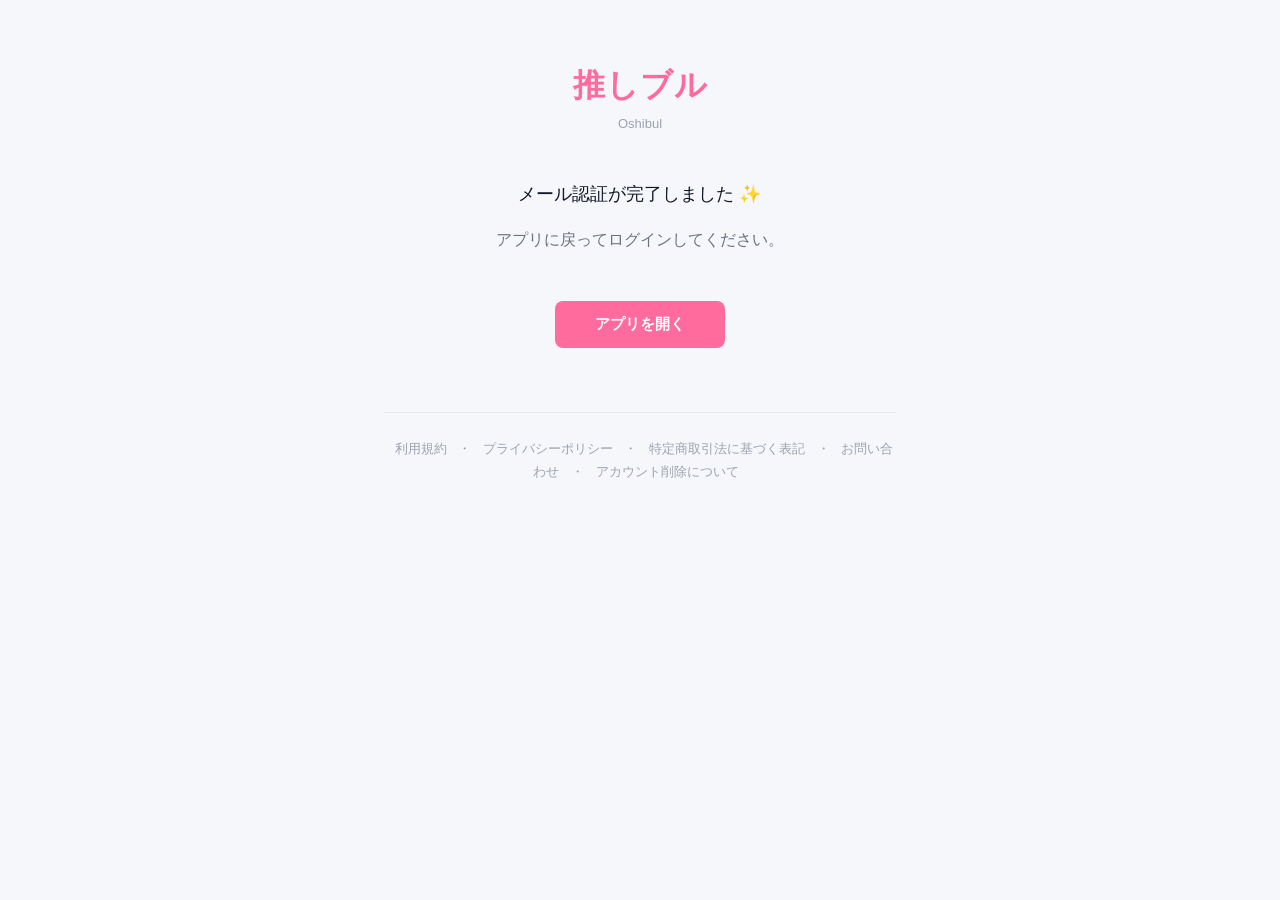
<file: index.html>
<!DOCTYPE html>
<html lang="ja">
<head>
  <meta charset="utf-8">
  <title>推しブル</title>
  <meta name="viewport" content="width=device-width, initial-scale=1.0">
  <link rel="icon" href="data:image/svg+xml,%3Csvg xmlns='http://www.w3.org/2000/svg' viewBox='0 0 100 100'%3E%3Ctext y='.9em' font-size='90'%3E✨%3C/text%3E%3C/svg%3E">
</head>
<body style="font-family: -apple-system, BlinkMacSystemFont, 'Hiragino Sans', 'Yu Gothic', sans-serif; max-width: 560px; margin: 0 auto; padding: 64px 24px; background: #F6F7FA; color: #111827; text-align: center; min-height: 100vh; box-sizing: border-box;">
  <h1 style="color: #FF6B9D; font-size: 32px; margin: 0 0 8px; letter-spacing: 1px;">推しブル</h1>
  <p style="color: #9CA3AF; font-size: 13px; margin: 0 0 48px;">Oshibul</p>

  <p style="font-size: 18px; line-height: 1.7; margin: 0 0 16px;">メール認証が完了しました ✨</p>
  <p style="color: #6B7280; line-height: 1.7; margin: 0 0 48px;">アプリに戻ってログインしてください。</p>

  <p style="margin: 0 0 64px;">
    <a href="oshibul://" style="display: inline-block; padding: 14px 40px; background: #FF6B9D; color: #ffffff; text-decoration: none; border-radius: 8px; font-weight: 600; font-size: 15px;">アプリを開く</a>
  </p>

  <hr style="border: none; border-top: 1px solid #E7E9EE; margin: 0 0 24px;" />

  <p style="color: #9CA3AF; font-size: 13px; line-height: 1.8; margin: 0;">
    <a href="https://oshibul.jp/terms-of-service.html" style="color: #9CA3AF; text-decoration: none; margin: 0 8px;">利用規約</a>
    ・
    <a href="https://oshibul.jp/privacy-policy.html" style="color: #9CA3AF; text-decoration: none; margin: 0 8px;">プライバシーポリシー</a>
    ・
    <a href="https://oshibul.jp/tokushoho.html" style="color: #9CA3AF; text-decoration: none; margin: 0 8px;">特定商取引法に基づく表記</a>
    ・
    <a href="https://oshibul.jp/contact" style="color: #9CA3AF; text-decoration: none; margin: 0 8px;">お問い合わせ</a>
    ・
    <a href="https://oshibul.jp/account-deletion.html" style="color: #9CA3AF; text-decoration: none; margin: 0 8px;">アカウント削除について</a>
  </p>
</body>
</html>
</file>
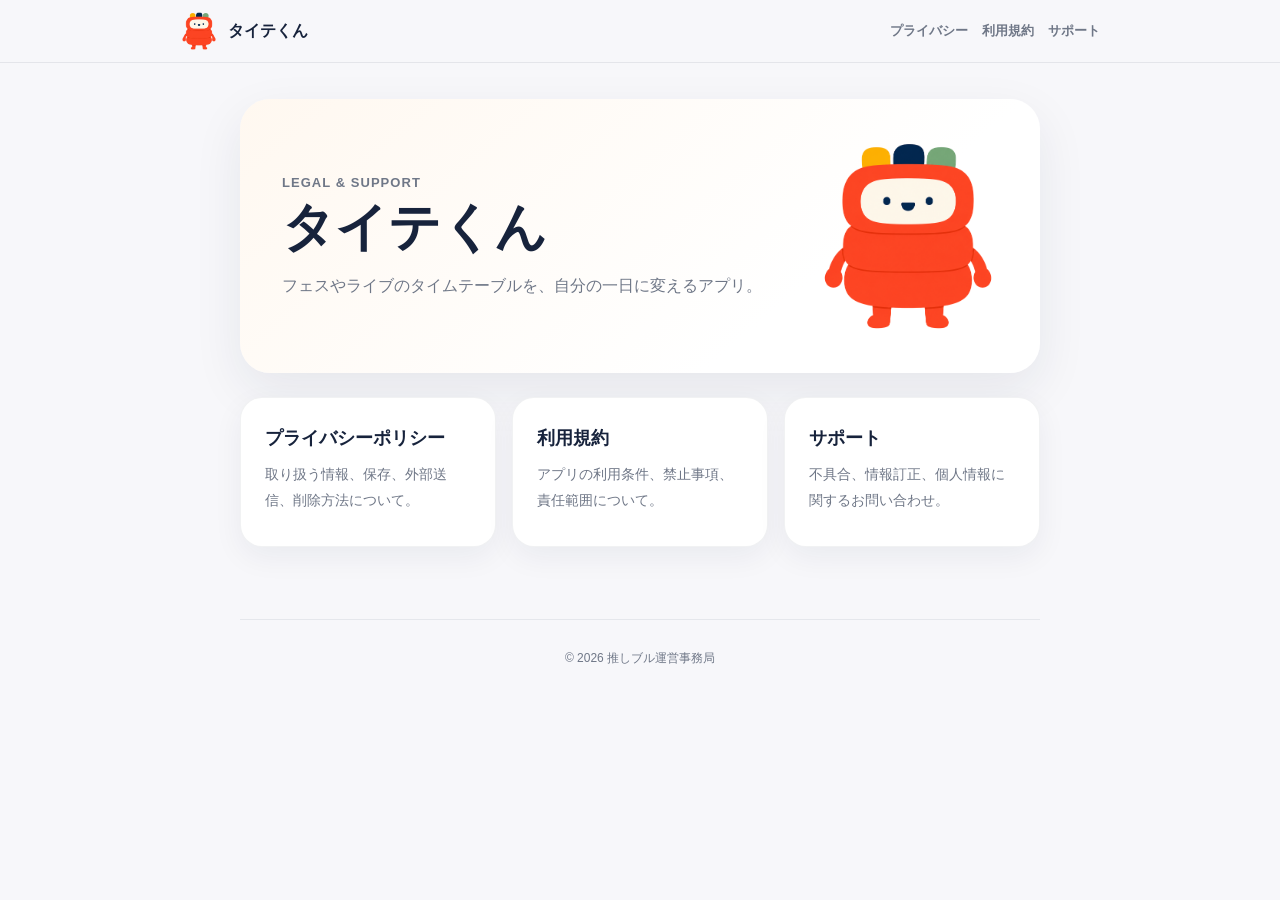
<file: taitekun/index.html>
<!doctype html>
<html lang="ja">
<head>
  <meta charset="utf-8">
  <meta name="viewport" content="width=device-width, initial-scale=1">
  <title>タイテくん｜法務・サポート</title>
  <meta name="description" content="タイムテーブル管理アプリ『タイテくん』のプライバシーポリシー、利用規約、サポート情報です。">
  <link rel="canonical" href="https://oshibul.jp/taitekun/">
  <link rel="stylesheet" href="assets/styles.css">
</head>
<body>
  <header class="site-header">
    <div class="header-inner">
      <a class="brand" href="./"><img src="assets/mascot.png" alt=""><span>タイテくん</span></a>
      <nav class="nav" aria-label="法務ページ">
        <a href="privacy-policy.html">プライバシー</a>
        <a href="terms-of-service.html">利用規約</a>
        <a href="support.html">サポート</a>
      </nav>
    </div>
  </header>
  <main class="container">
    <section class="hero">
      <div>
        <p class="eyebrow">LEGAL &amp; SUPPORT</p>
        <h1>タイテくん</h1>
        <p>フェスやライブのタイムテーブルを、自分の一日に変えるアプリ。</p>
      </div>
      <img src="assets/mascot.png" alt="タイテくんのマスコット">
    </section>
    <section class="cards" aria-label="法務・サポート一覧">
      <a class="card" href="privacy-policy.html"><h2>プライバシーポリシー</h2><p>取り扱う情報、保存、外部送信、削除方法について。</p></a>
      <a class="card" href="terms-of-service.html"><h2>利用規約</h2><p>アプリの利用条件、禁止事項、責任範囲について。</p></a>
      <a class="card" href="support.html"><h2>サポート</h2><p>不具合、情報訂正、個人情報に関するお問い合わせ。</p></a>
    </section>
  </main>
  <footer class="site-footer">© 2026 推しブル運営事務局</footer>
</body>
</html>
</file>
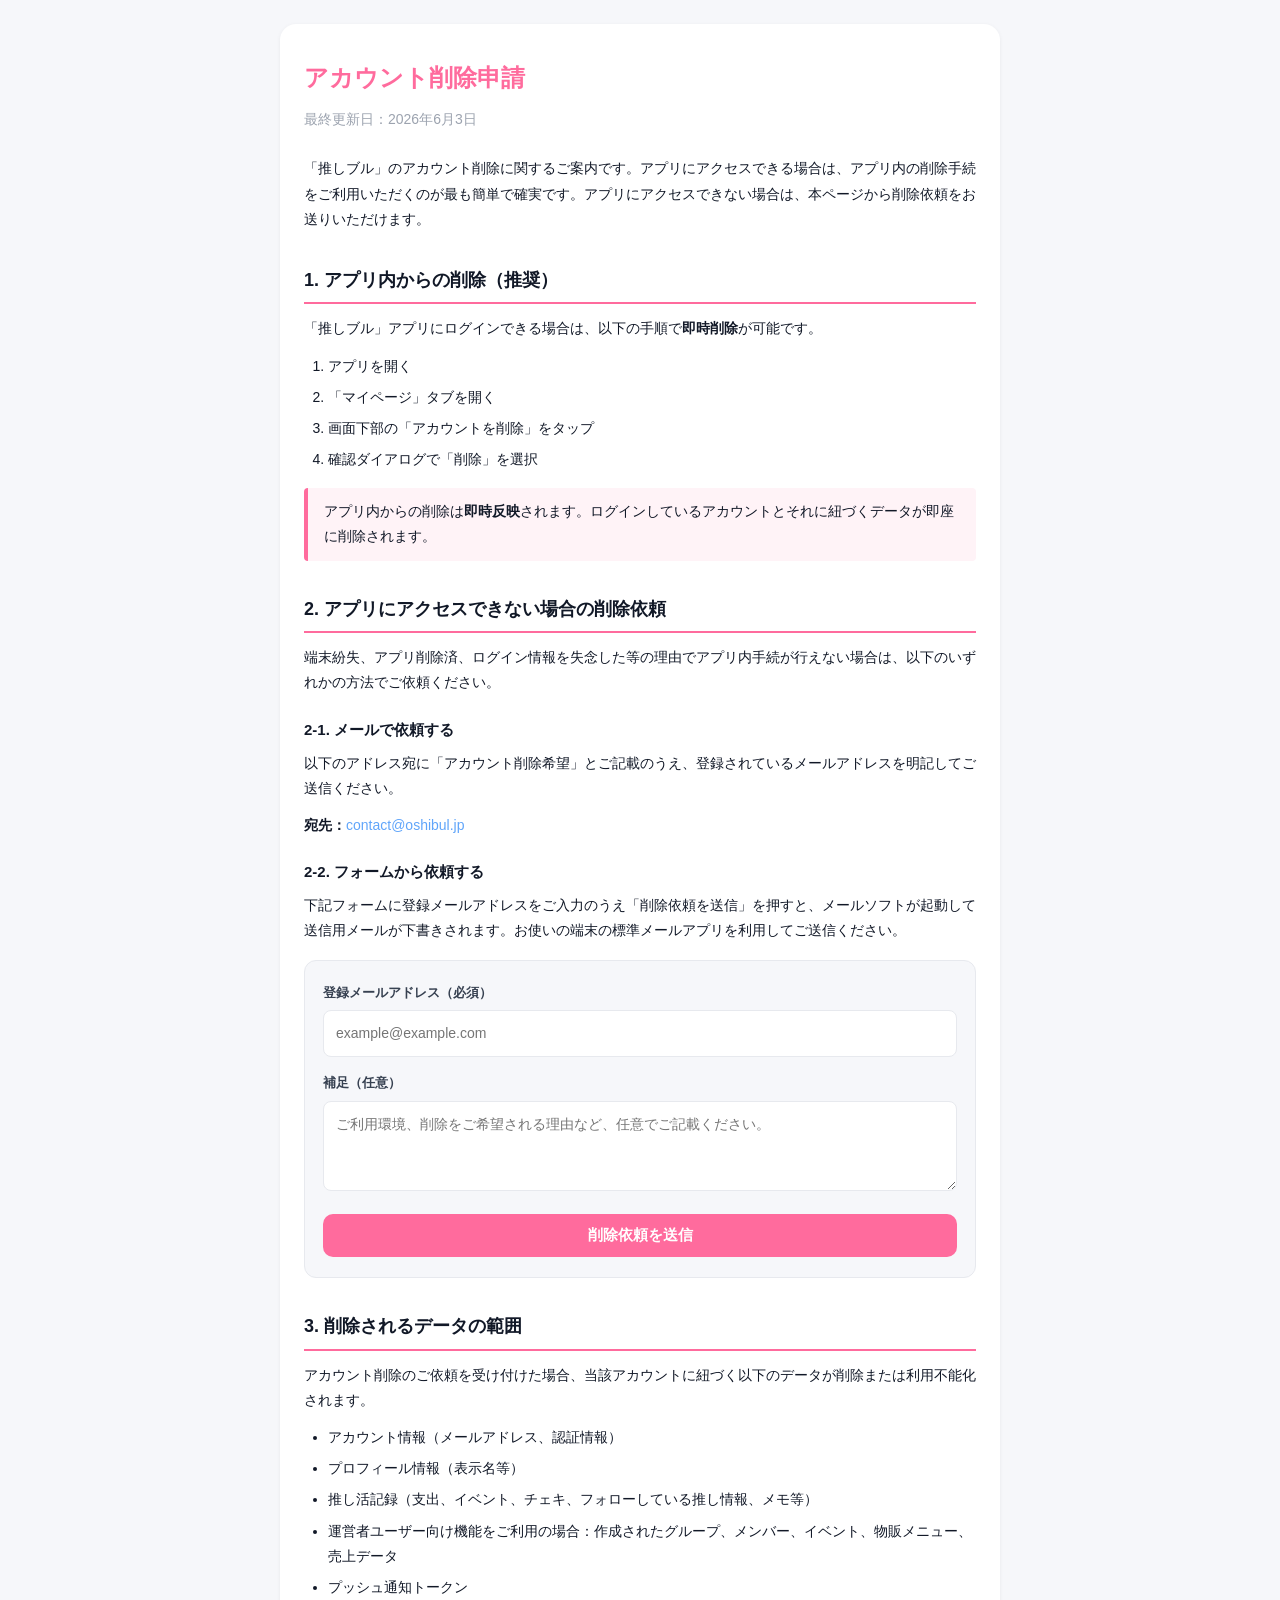
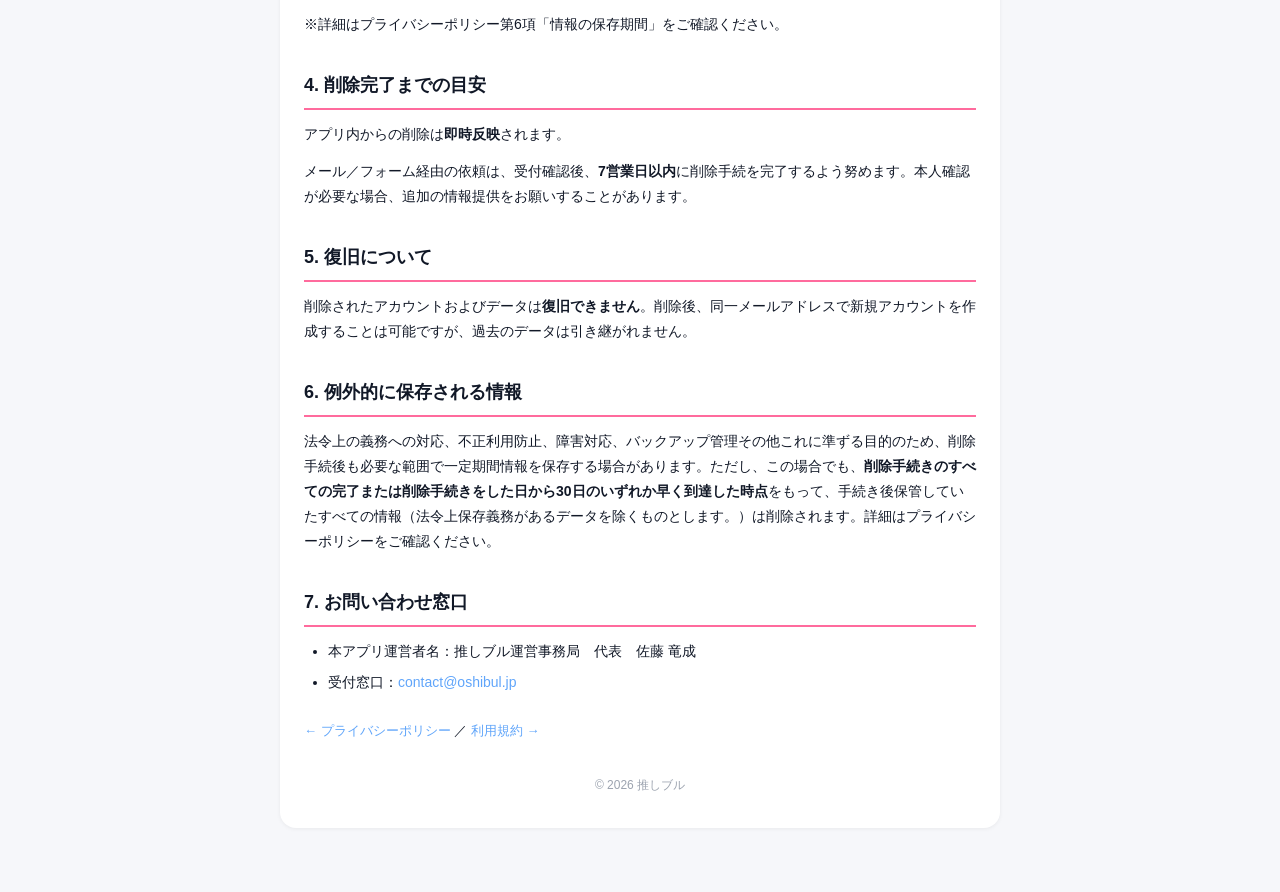
<file: account-deletion.html>
<!DOCTYPE html>
<html lang="ja">
<head>
  <meta charset="UTF-8">
  <meta name="viewport" content="width=device-width, initial-scale=1.0">
  <title>アカウント削除申請 | 推しブル</title>
  <style>
    * { margin: 0; padding: 0; box-sizing: border-box; }
    body {
      font-family: -apple-system, BlinkMacSystemFont, 'Hiragino Sans', 'Hiragino Kaku Gothic ProN', Meiryo, sans-serif;
      color: #111827;
      background: #F6F7FA;
      line-height: 1.8;
      padding: 24px 16px 64px;
    }
    .container {
      max-width: 720px;
      margin: 0 auto;
      background: #FFFFFF;
      border-radius: 16px;
      padding: 32px 24px;
      box-shadow: 0 1px 4px rgba(0,0,0,0.06);
    }
    h1 {
      font-size: 24px;
      font-weight: 700;
      margin-bottom: 8px;
      color: #FF6B9D;
    }
    .update-date {
      font-size: 14px;
      color: #9CA3AF;
      margin-bottom: 24px;
    }
    .intro {
      font-size: 14px;
      margin-bottom: 32px;
    }
    h2 {
      font-size: 18px;
      font-weight: 700;
      margin-top: 32px;
      margin-bottom: 12px;
      padding-bottom: 6px;
      border-bottom: 2px solid #FF6B9D;
    }
    h3 {
      font-size: 15px;
      font-weight: 700;
      margin-top: 20px;
      margin-bottom: 8px;
    }
    p { font-size: 14px; margin-bottom: 12px; }
    ul, ol {
      font-size: 14px;
      margin-bottom: 12px;
      padding-left: 24px;
    }
    li { margin-bottom: 6px; }
    strong { font-weight: 700; }
    a { color: #60A5FA; text-decoration: none; }
    a:hover { text-decoration: underline; }
    .note {
      background: #FFF3F7;
      border-left: 4px solid #FF6B9D;
      padding: 12px 16px;
      border-radius: 4px;
      font-size: 13.5px;
      margin: 16px 0;
    }
    .form-box {
      background: #F6F7FA;
      border: 1px solid #E7E9EE;
      border-radius: 12px;
      padding: 20px 18px;
      margin: 16px 0 24px;
    }
    .form-row { margin-bottom: 14px; }
    .form-row label {
      display: block;
      font-size: 13px;
      font-weight: 700;
      margin-bottom: 6px;
      color: #374151;
    }
    .form-row input,
    .form-row textarea {
      width: 100%;
      font: inherit;
      font-size: 14px;
      padding: 10px 12px;
      border: 1px solid #E7E9EE;
      border-radius: 8px;
      background: #FFFFFF;
      color: #111827;
    }
    .form-row textarea {
      resize: vertical;
      min-height: 90px;
    }
    .form-row input:focus,
    .form-row textarea:focus {
      outline: 2px solid #FF6B9D;
      outline-offset: -1px;
      border-color: #FF6B9D;
    }
    .submit-btn {
      display: inline-block;
      width: 100%;
      background: #FF6B9D;
      color: #FFFFFF;
      font-size: 15px;
      font-weight: 700;
      border: 0;
      border-radius: 10px;
      padding: 12px 16px;
      cursor: pointer;
      text-align: center;
      text-decoration: none;
    }
    .submit-btn:hover { background: #E84B82; }
    .submit-btn:focus {
      outline: 2px solid #111827;
      outline-offset: 2px;
    }
    .footer {
      text-align: center;
      margin-top: 32px;
      font-size: 12px;
      color: #9CA3AF;
    }
  </style>
</head>
<body>
  <div class="container">
    <h1>アカウント削除申請</h1>
    <p class="update-date">最終更新日：2026年6月3日</p>
    <p class="intro">「推しブル」のアカウント削除に関するご案内です。アプリにアクセスできる場合は、アプリ内の削除手続をご利用いただくのが最も簡単で確実です。アプリにアクセスできない場合は、本ページから削除依頼をお送りいただけます。</p>

    <h2>1. アプリ内からの削除（推奨）</h2>
    <p>「推しブル」アプリにログインできる場合は、以下の手順で<strong>即時削除</strong>が可能です。</p>
    <ol>
      <li>アプリを開く</li>
      <li>「マイページ」タブを開く</li>
      <li>画面下部の「アカウントを削除」をタップ</li>
      <li>確認ダイアログで「削除」を選択</li>
    </ol>
    <div class="note">
      アプリ内からの削除は<strong>即時反映</strong>されます。ログインしているアカウントとそれに紐づくデータが即座に削除されます。
    </div>

    <h2>2. アプリにアクセスできない場合の削除依頼</h2>
    <p>端末紛失、アプリ削除済、ログイン情報を失念した等の理由でアプリ内手続が行えない場合は、以下のいずれかの方法でご依頼ください。</p>

    <h3>2-1. メールで依頼する</h3>
    <p>以下のアドレス宛に「アカウント削除希望」とご記載のうえ、登録されているメールアドレスを明記してご送信ください。</p>
    <p><strong>宛先：</strong><a href="mailto:contact@oshibul.jp?subject=%E3%82%A2%E3%82%AB%E3%82%A6%E3%83%B3%E3%83%88%E5%89%8A%E9%99%A4%E5%B8%8C%E6%9C%9B&body=%E3%82%A2%E3%82%AB%E3%82%A6%E3%83%B3%E3%83%88%E3%81%AE%E5%89%8A%E9%99%A4%E3%82%92%E5%B8%8C%E6%9C%9B%E3%81%97%E3%81%BE%E3%81%99%E3%80%82%0D%0A%0D%0A%E7%99%BB%E9%8C%B2%E3%83%A1%E3%83%BC%E3%83%AB%E3%82%A2%E3%83%89%E3%83%AC%E3%82%B9%EF%BC%9A">contact@oshibul.jp</a></p>

    <h3>2-2. フォームから依頼する</h3>
    <p>下記フォームに登録メールアドレスをご入力のうえ「削除依頼を送信」を押すと、メールソフトが起動して送信用メールが下書きされます。お使いの端末の標準メールアプリを利用してご送信ください。</p>
    <form class="form-box" onsubmit="event.preventDefault(); submitDeletionRequest();">
      <div class="form-row">
        <label for="email">登録メールアドレス（必須）</label>
        <input id="email" name="email" type="email" autocomplete="email" required placeholder="example@example.com">
      </div>
      <div class="form-row">
        <label for="note">補足（任意）</label>
        <textarea id="note" name="note" placeholder="ご利用環境、削除をご希望される理由など、任意でご記載ください。"></textarea>
      </div>
      <button type="submit" class="submit-btn">削除依頼を送信</button>
    </form>

    <h2>3. 削除されるデータの範囲</h2>
    <p>アカウント削除のご依頼を受け付けた場合、当該アカウントに紐づく以下のデータが削除または利用不能化されます。</p>
    <ul>
      <li>アカウント情報（メールアドレス、認証情報）</li>
      <li>プロフィール情報（表示名等）</li>
      <li>推し活記録（支出、イベント、チェキ、フォローしている推し情報、メモ等）</li>
      <li>運営者ユーザー向け機能をご利用の場合：作成されたグループ、メンバー、イベント、物販メニュー、売上データ</li>
      <li>プッシュ通知トークン</li>
    </ul>
    <p>※詳細はプライバシーポリシー第6項「情報の保存期間」をご確認ください。</p>

    <h2>4. 削除完了までの目安</h2>
    <p>アプリ内からの削除は<strong>即時反映</strong>されます。</p>
    <p>メール／フォーム経由の依頼は、受付確認後、<strong>7営業日以内</strong>に削除手続を完了するよう努めます。本人確認が必要な場合、追加の情報提供をお願いすることがあります。</p>

    <h2>5. 復旧について</h2>
    <p>削除されたアカウントおよびデータは<strong>復旧できません</strong>。削除後、同一メールアドレスで新規アカウントを作成することは可能ですが、過去のデータは引き継がれません。</p>

    <h2>6. 例外的に保存される情報</h2>
    <p>法令上の義務への対応、不正利用防止、障害対応、バックアップ管理その他これに準ずる目的のため、削除手続後も必要な範囲で一定期間情報を保存する場合があります。ただし、この場合でも、<strong>削除手続きのすべての完了または削除手続きをした日から30日のいずれか早く到達した時点</strong>をもって、手続き後保管していたすべての情報（法令上保存義務があるデータを除くものとします。）は削除されます。詳細はプライバシーポリシーをご確認ください。</p>

    <h2>7. お問い合わせ窓口</h2>
    <ul>
      <li>本アプリ運営者名：推しブル運営事務局　代表　佐藤 竜成</li>
      <li>受付窓口：<a href="mailto:contact@oshibul.jp">contact@oshibul.jp</a></li>
    </ul>

    <p style="margin-top: 24px; font-size: 13px;"><a href="./privacy-policy.html">← プライバシーポリシー</a> ／ <a href="./terms-of-service.html">利用規約 →</a></p>

    <div class="footer">
      &copy; 2026 推しブル
    </div>
  </div>

  <script>
    function submitDeletionRequest() {
      var email = document.getElementById('email').value.trim();
      var note = document.getElementById('note').value.trim();
      if (!email) {
        alert('登録メールアドレスを入力してください。');
        return;
      }
      var subject = 'アカウント削除希望';
      var body =
        'アカウントの削除を希望します。' + '\n\n' +
        '登録メールアドレス：' + email + '\n\n' +
        (note ? '補足：\n' + note + '\n' : '');
      var mailto = 'mailto:contact@oshibul.jp' +
        '?subject=' + encodeURIComponent(subject) +
        '&body=' + encodeURIComponent(body);
      window.location.href = mailto;
    }
  </script>
</body>
</html>
</file>
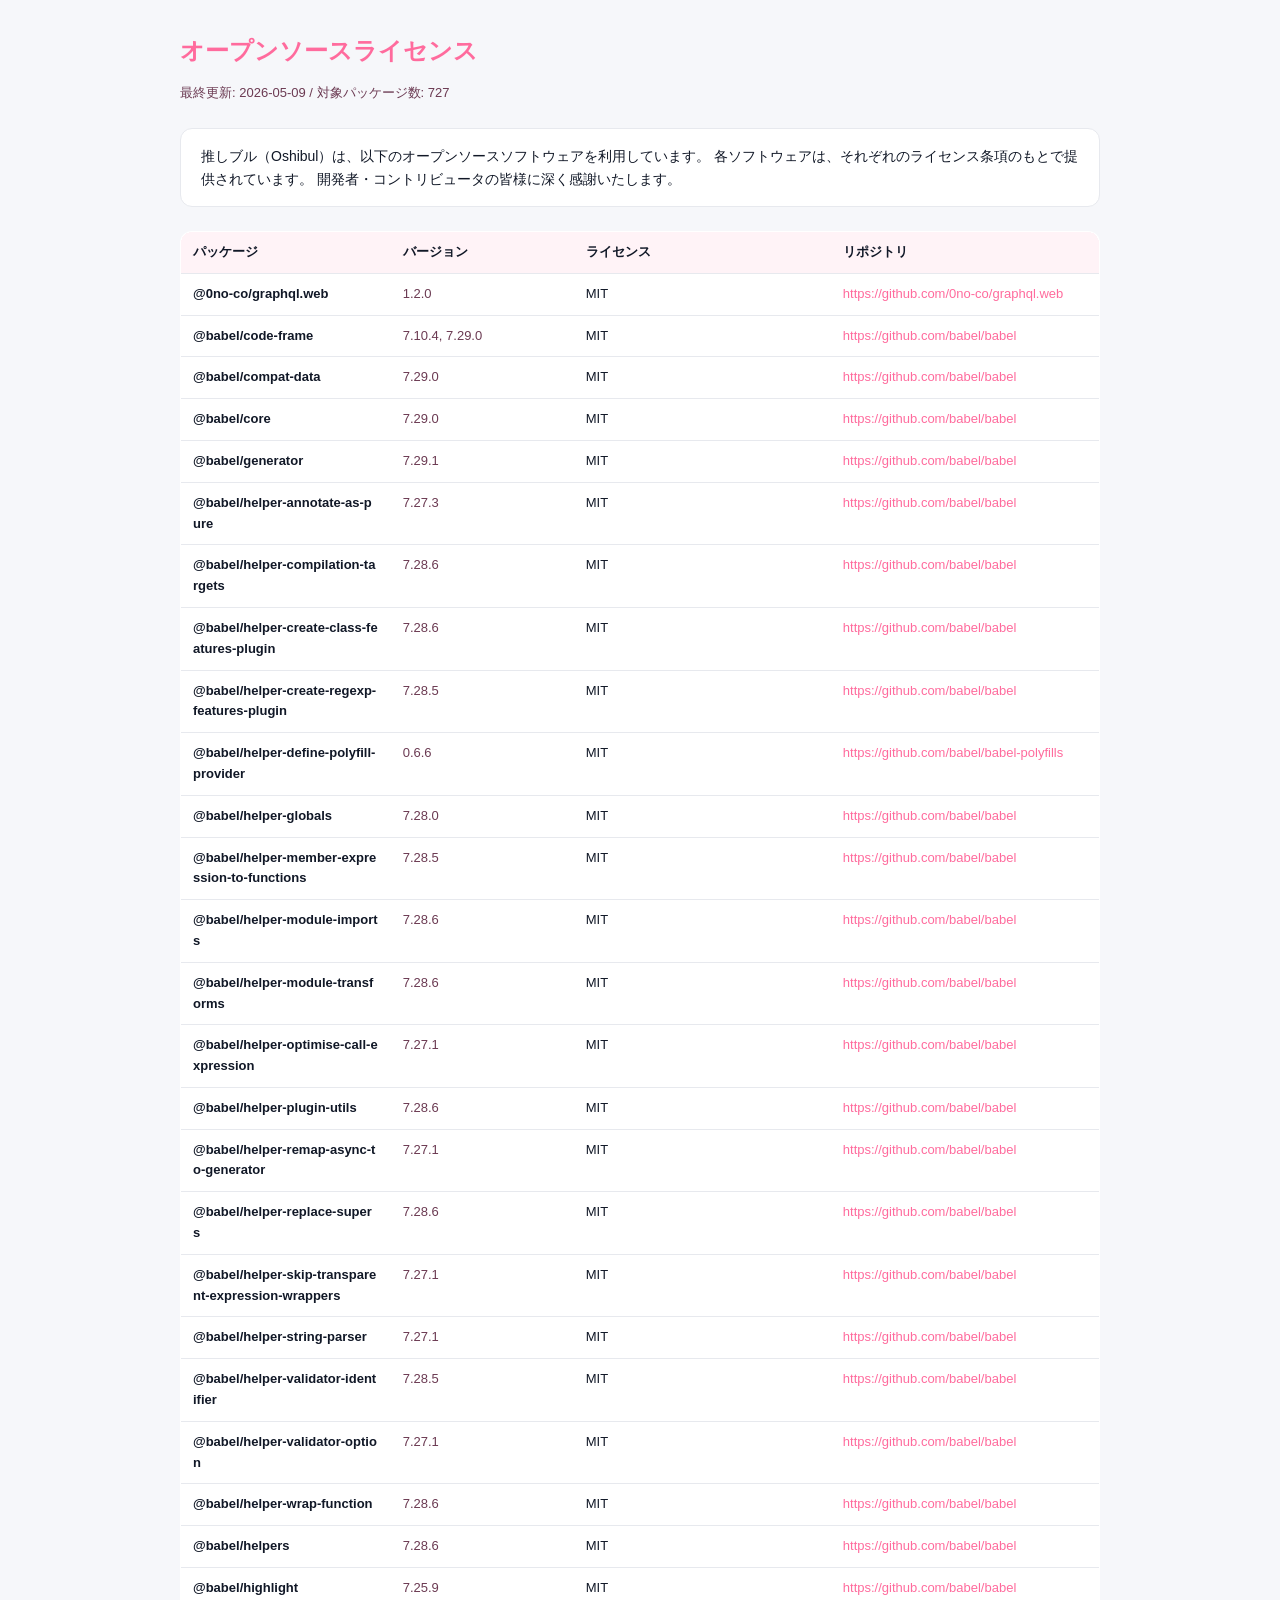
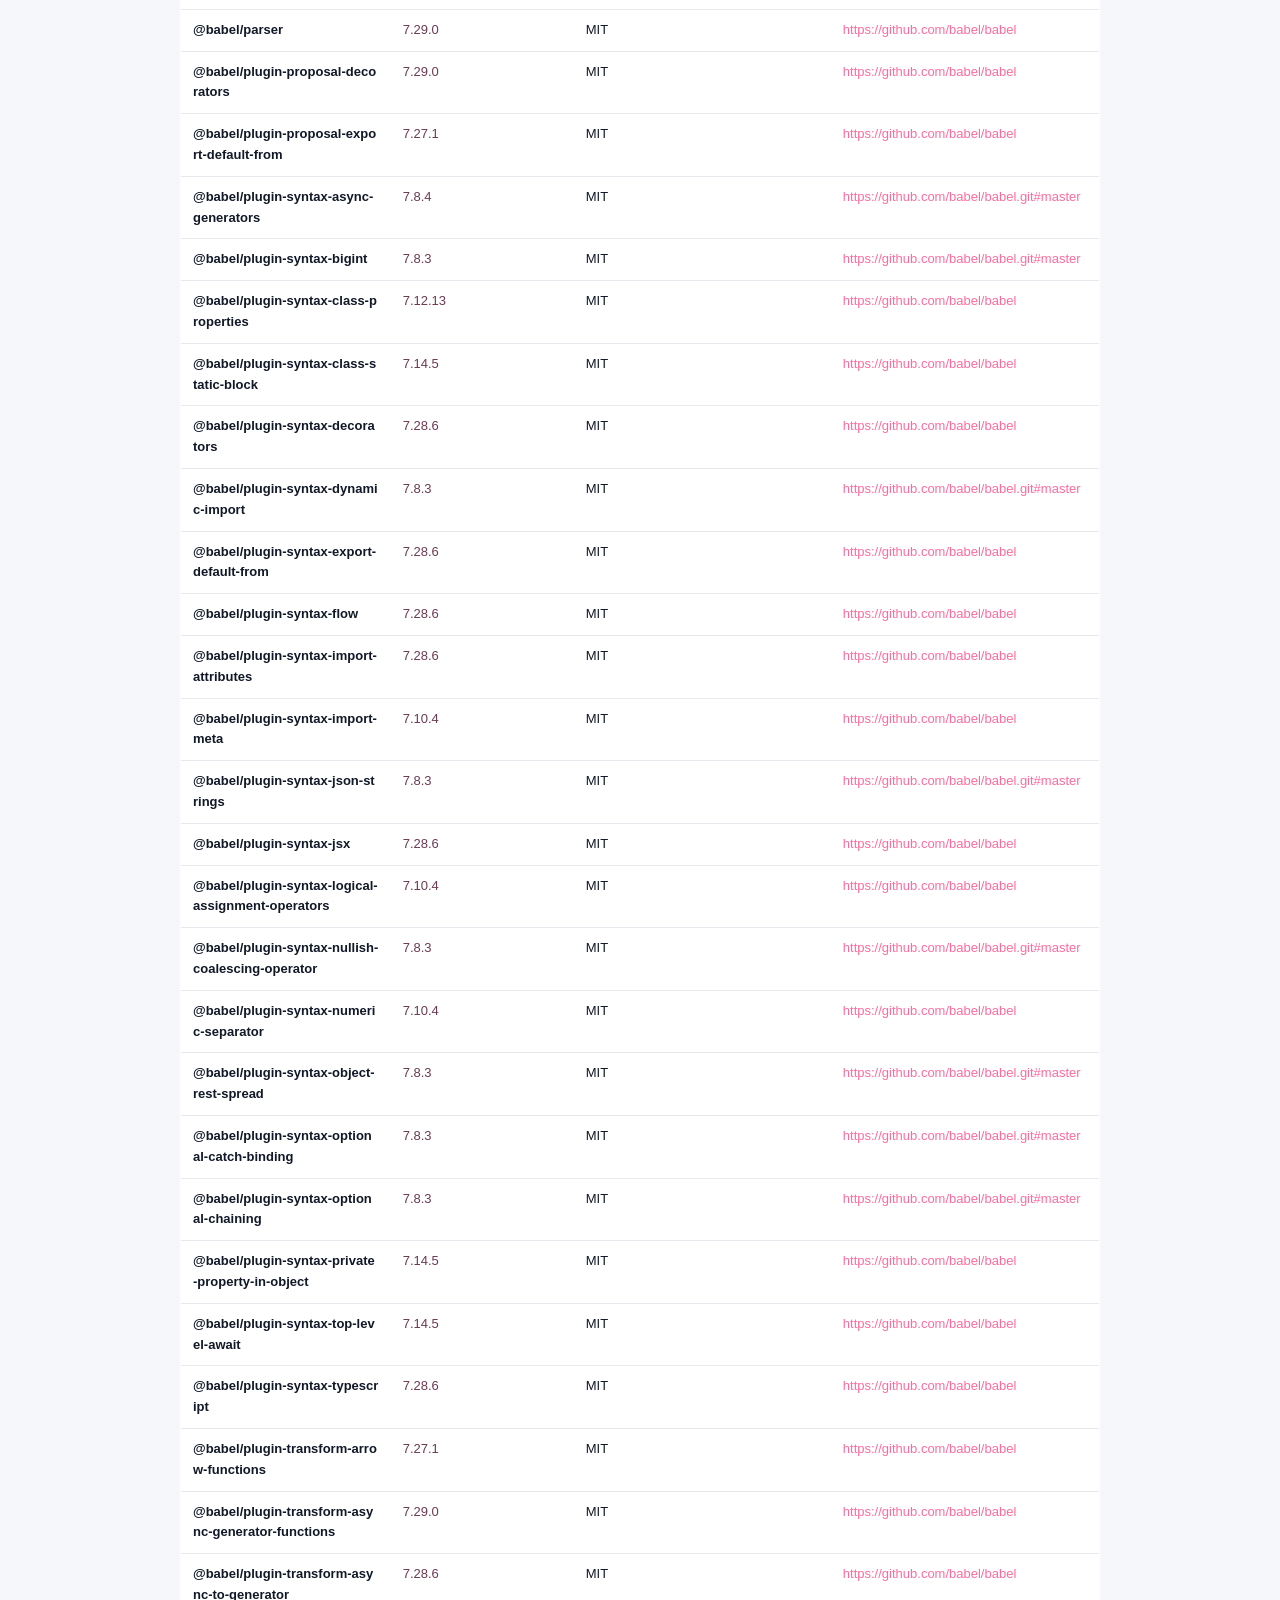
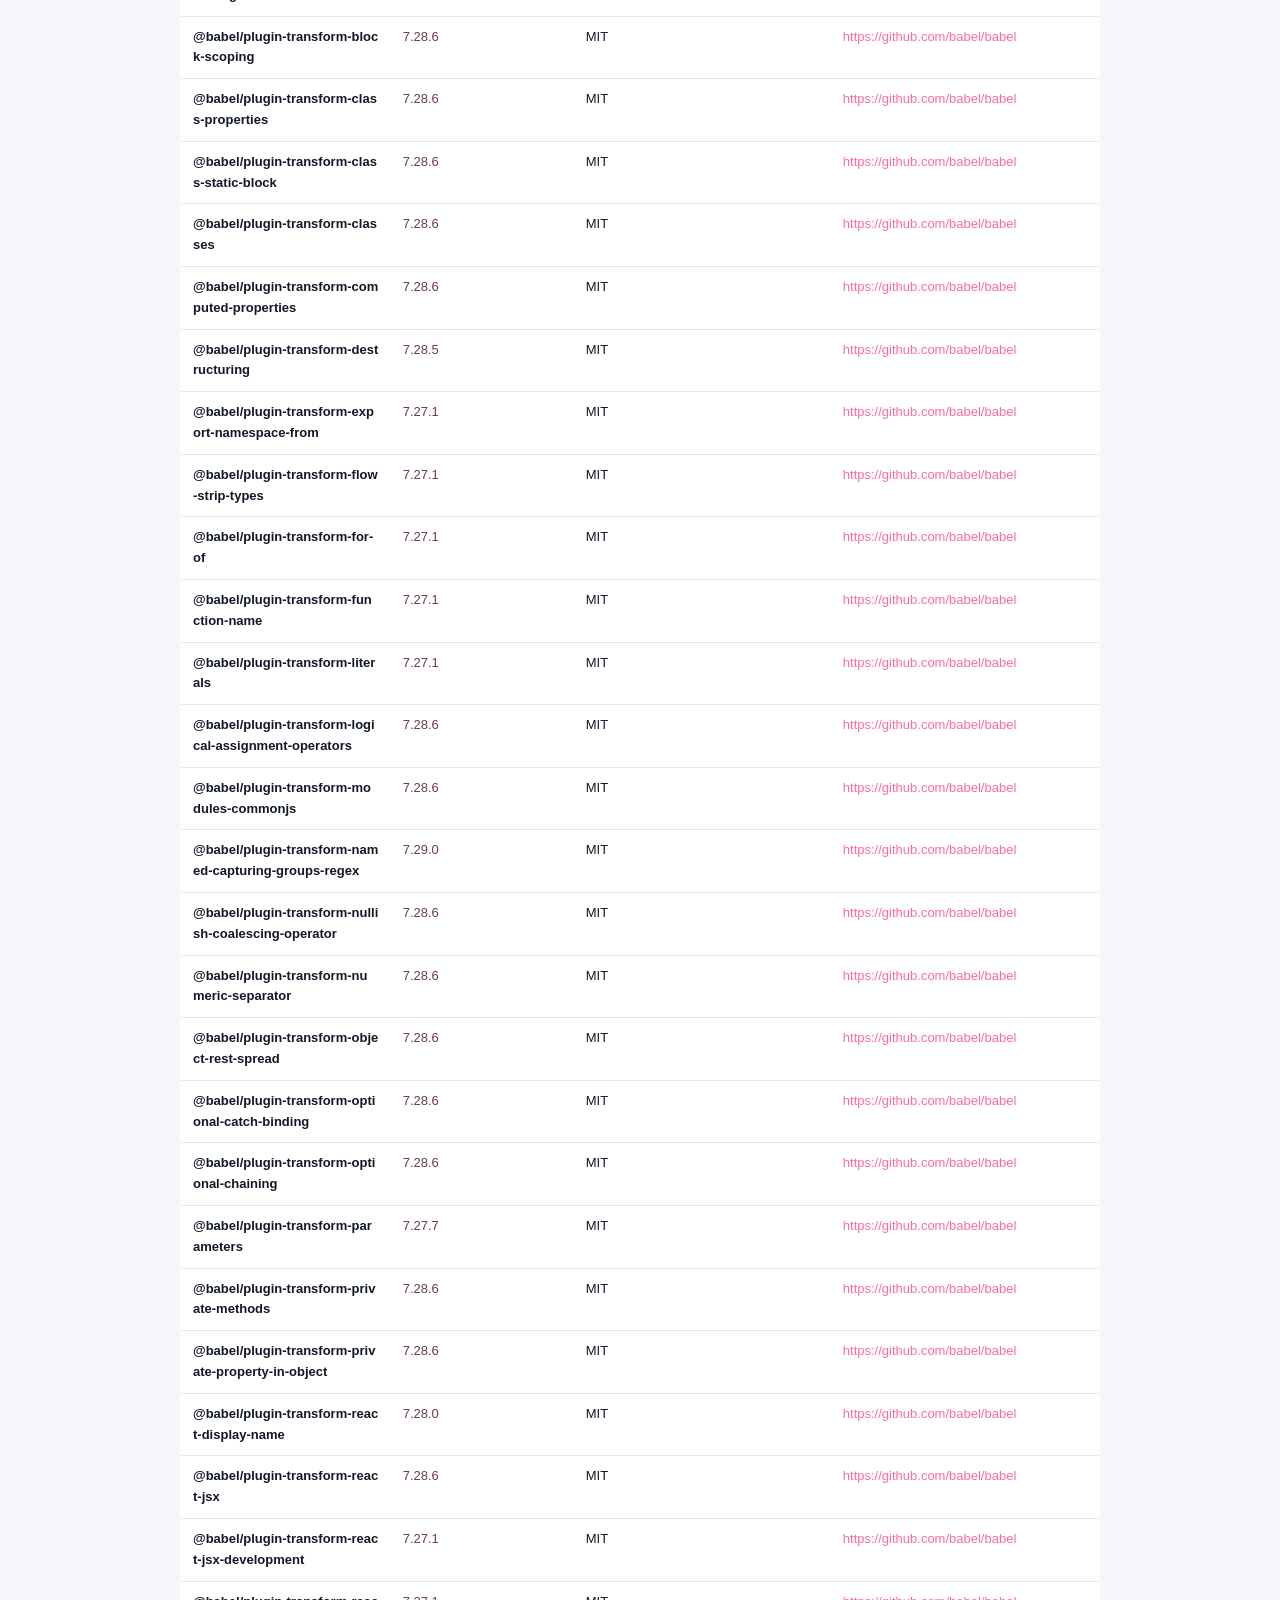
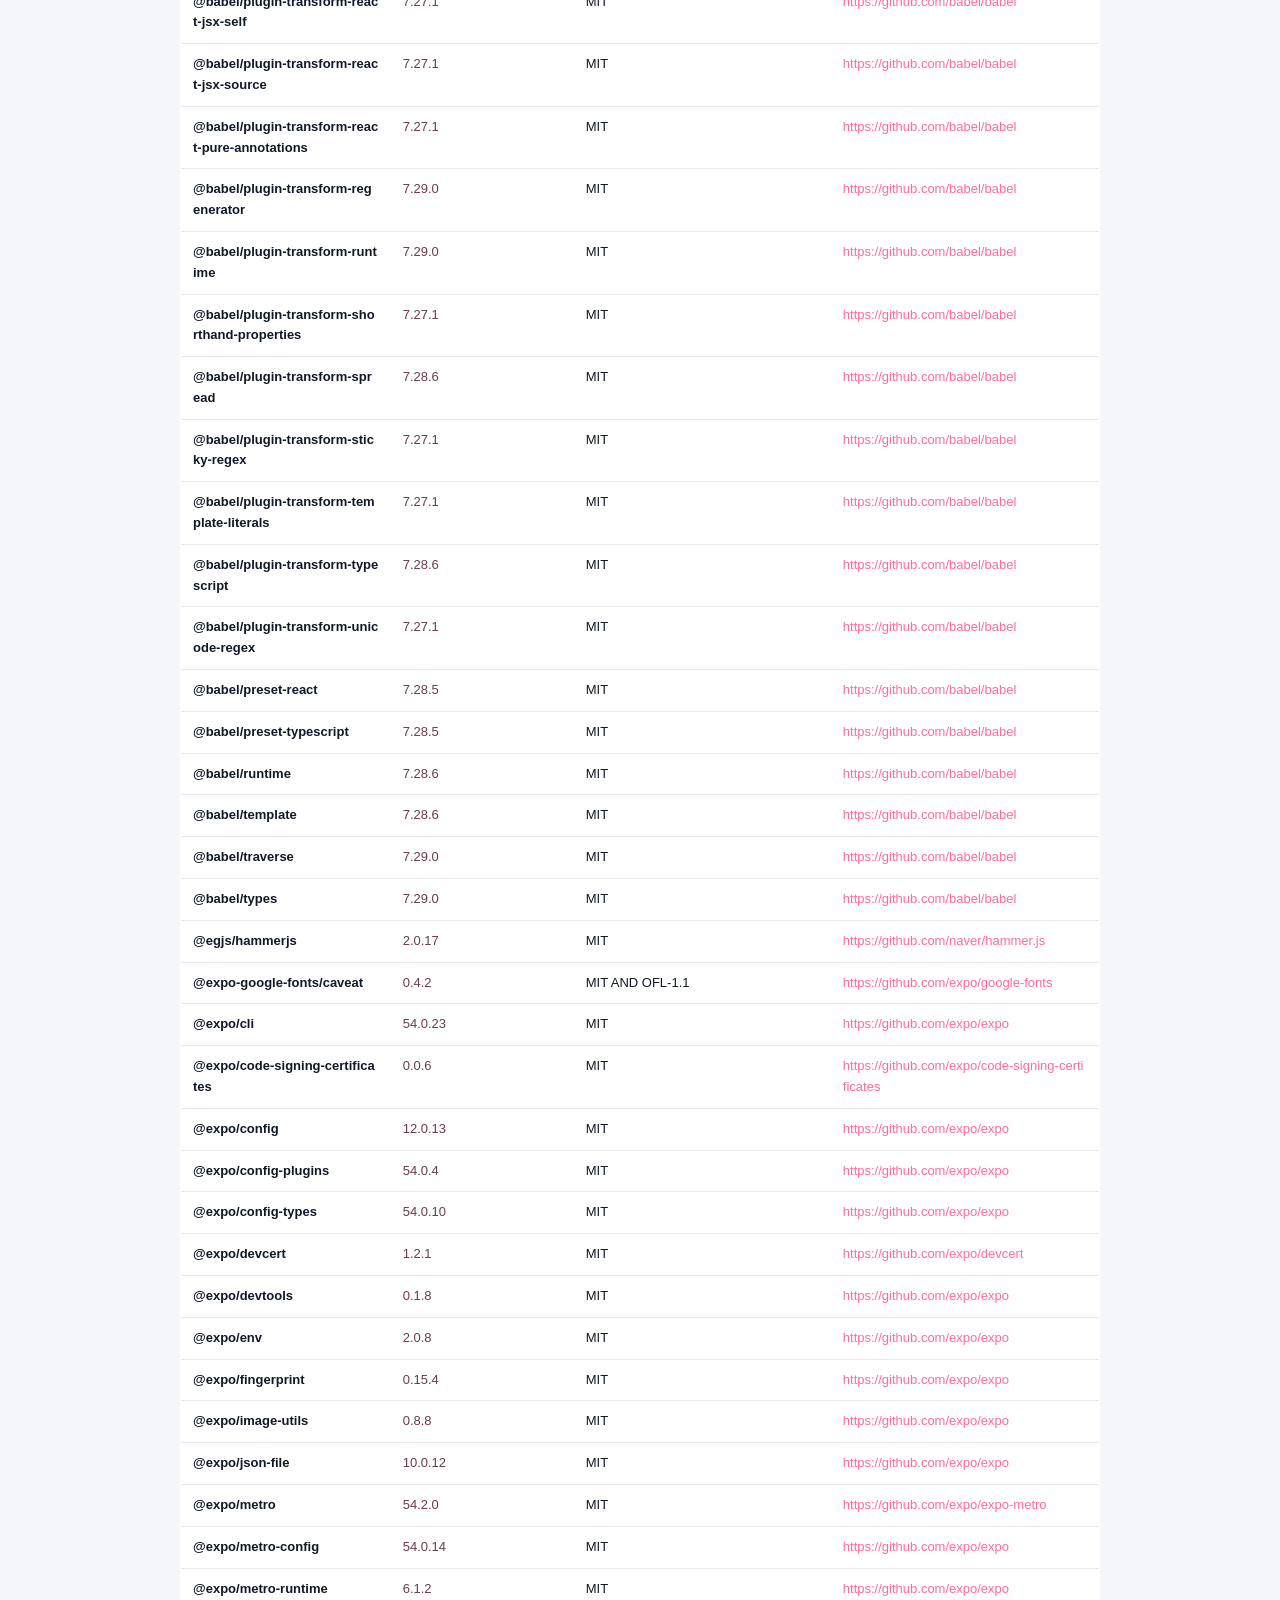
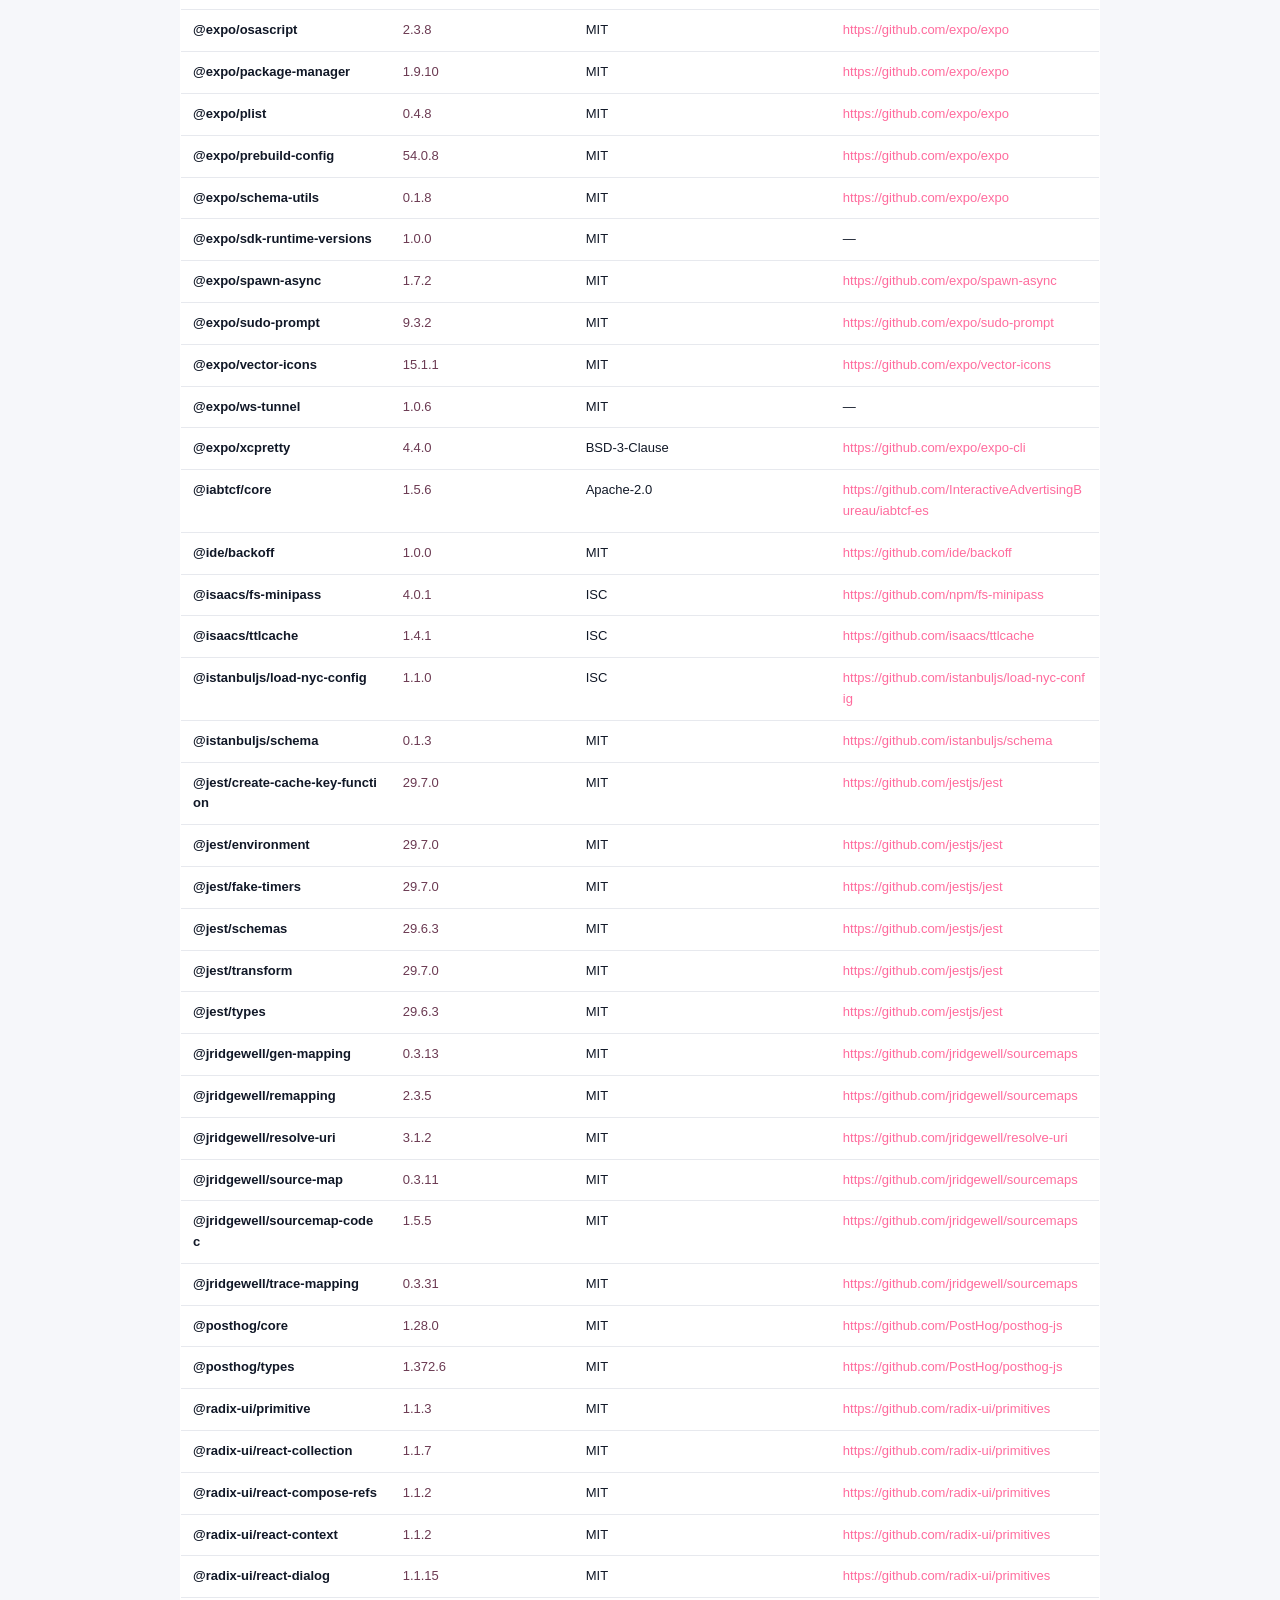
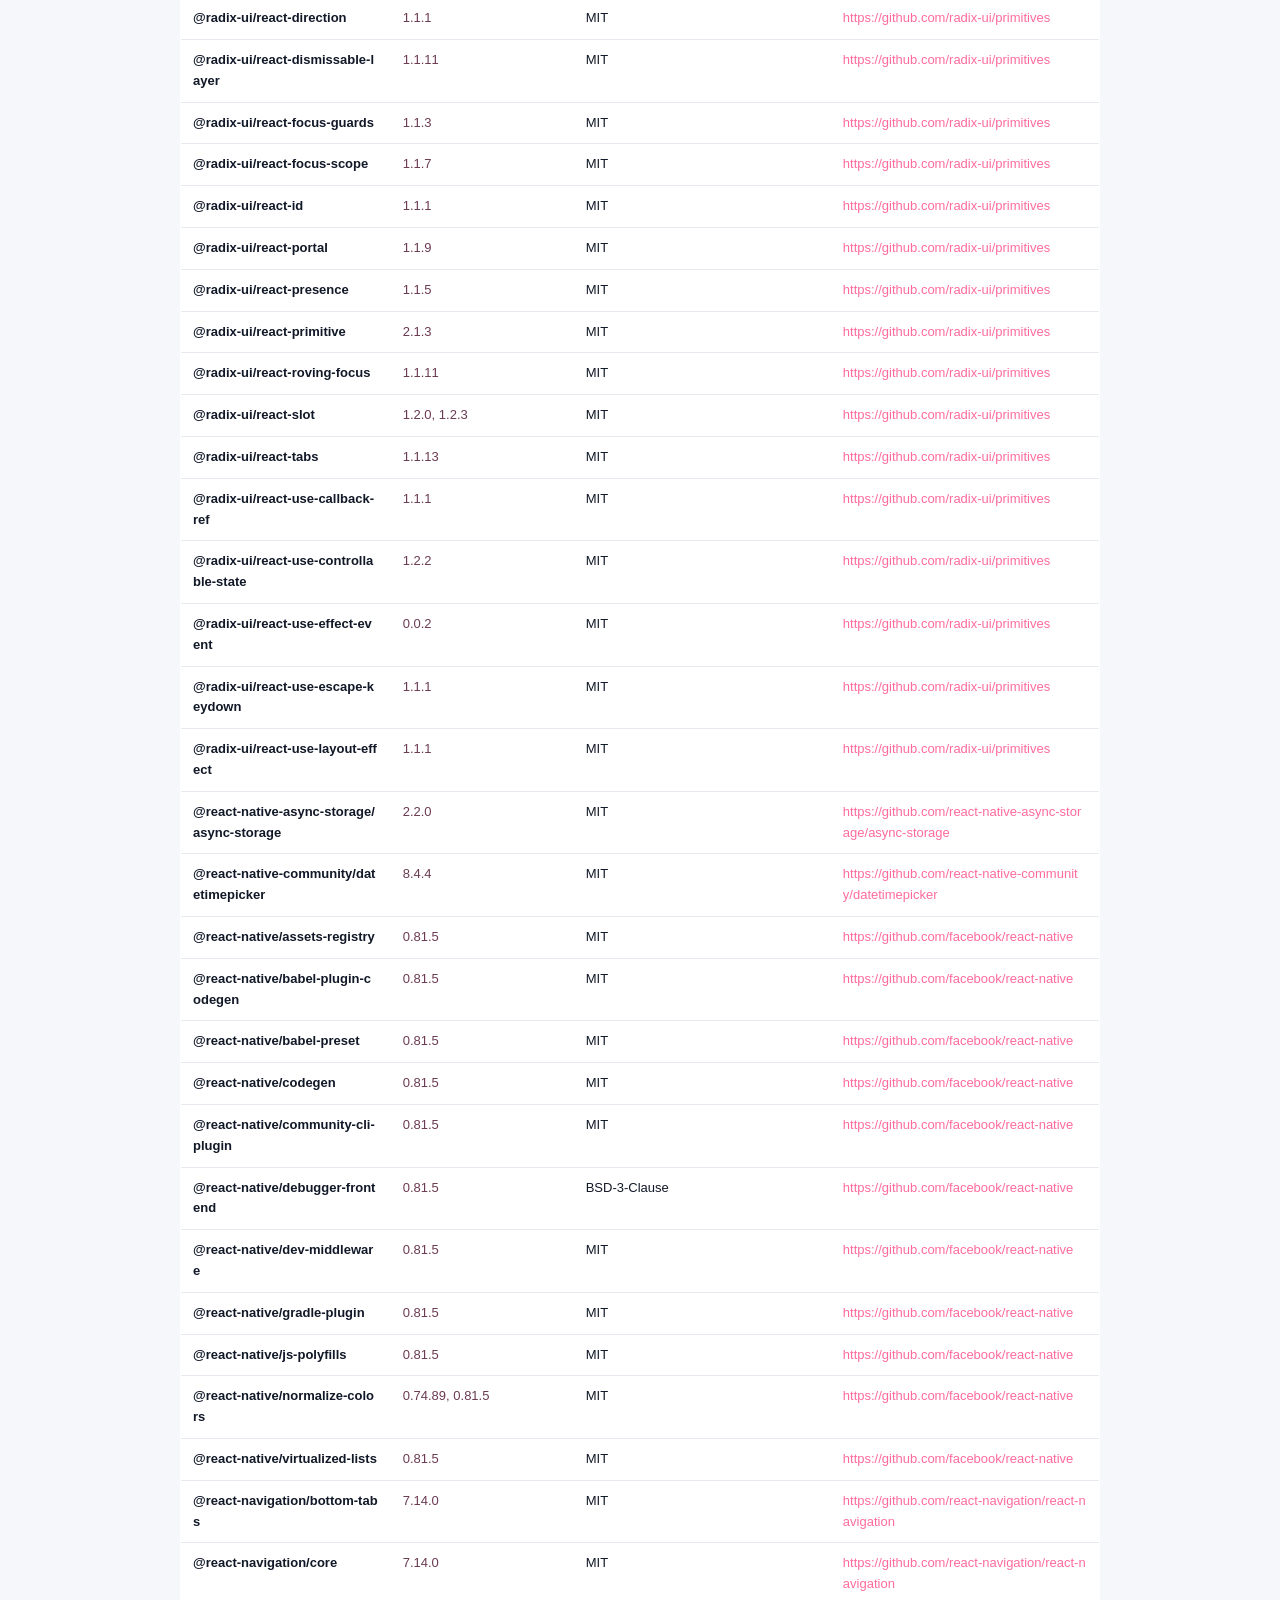
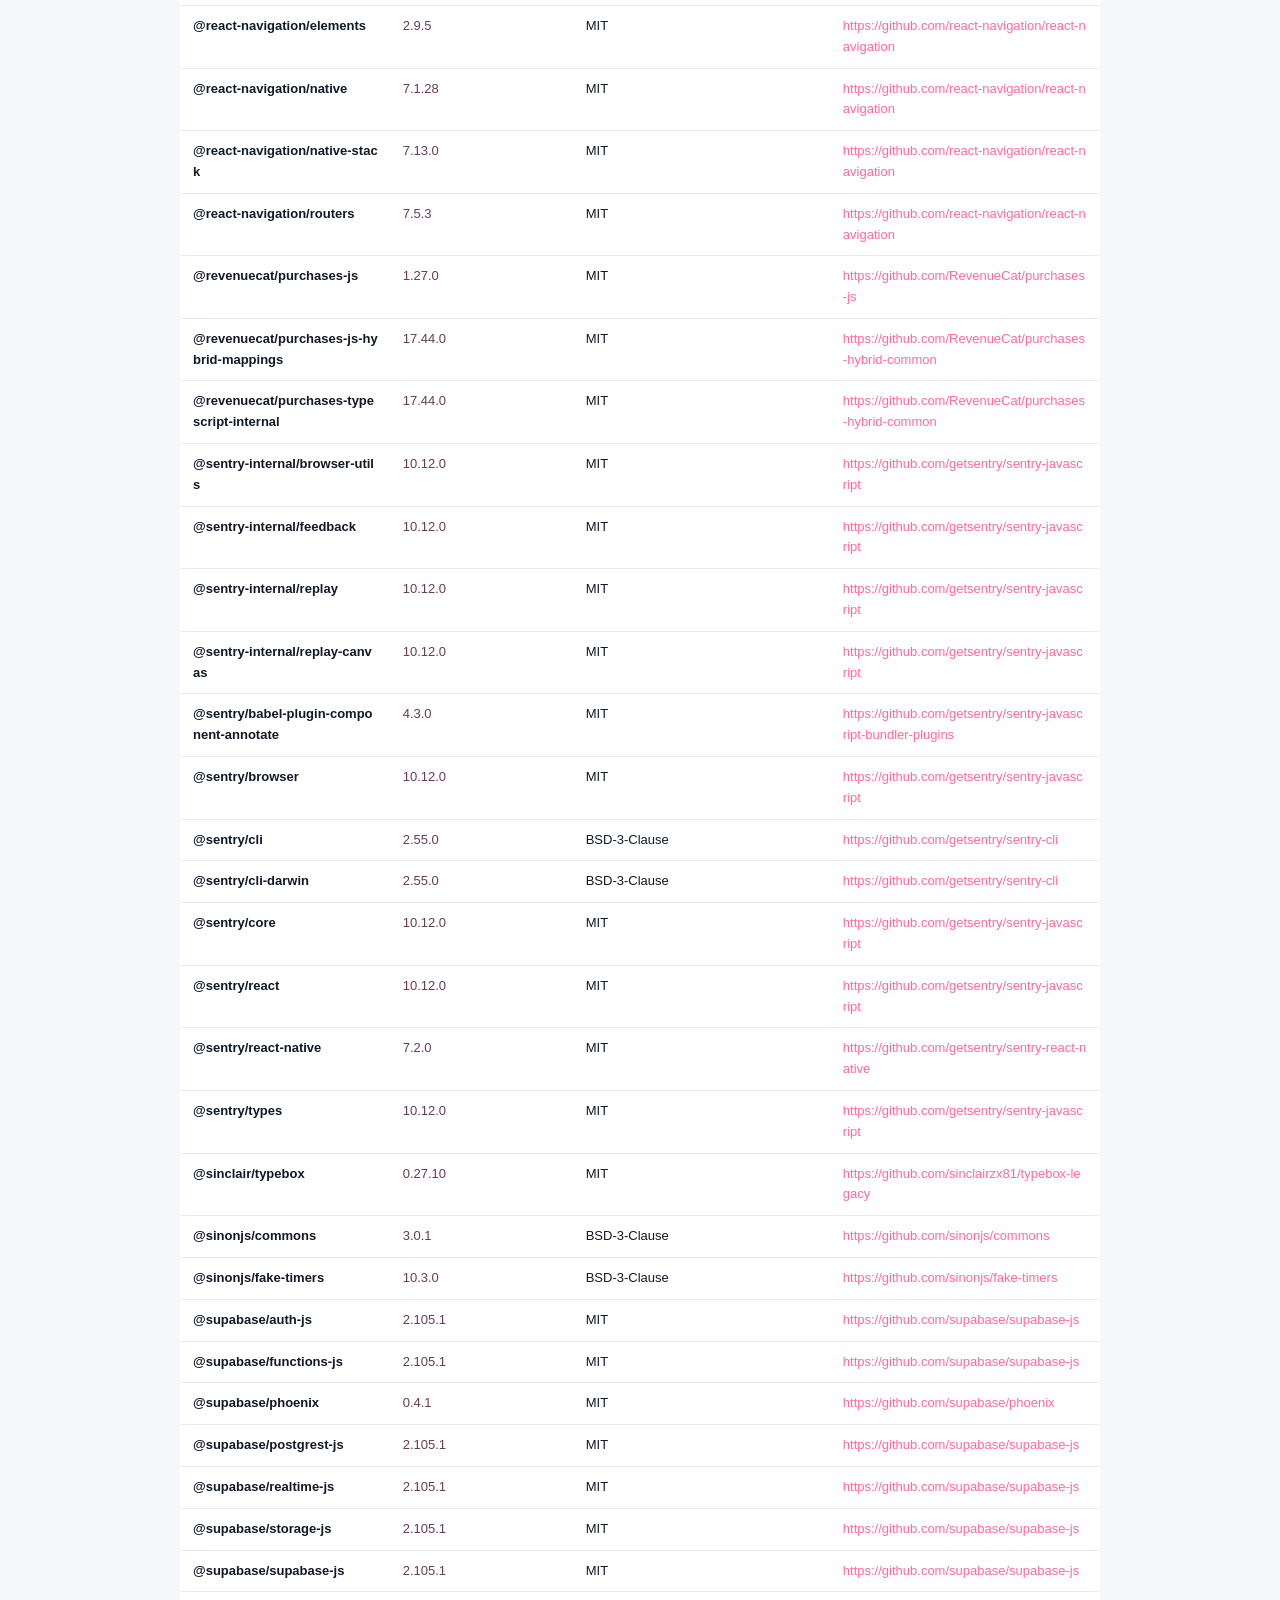
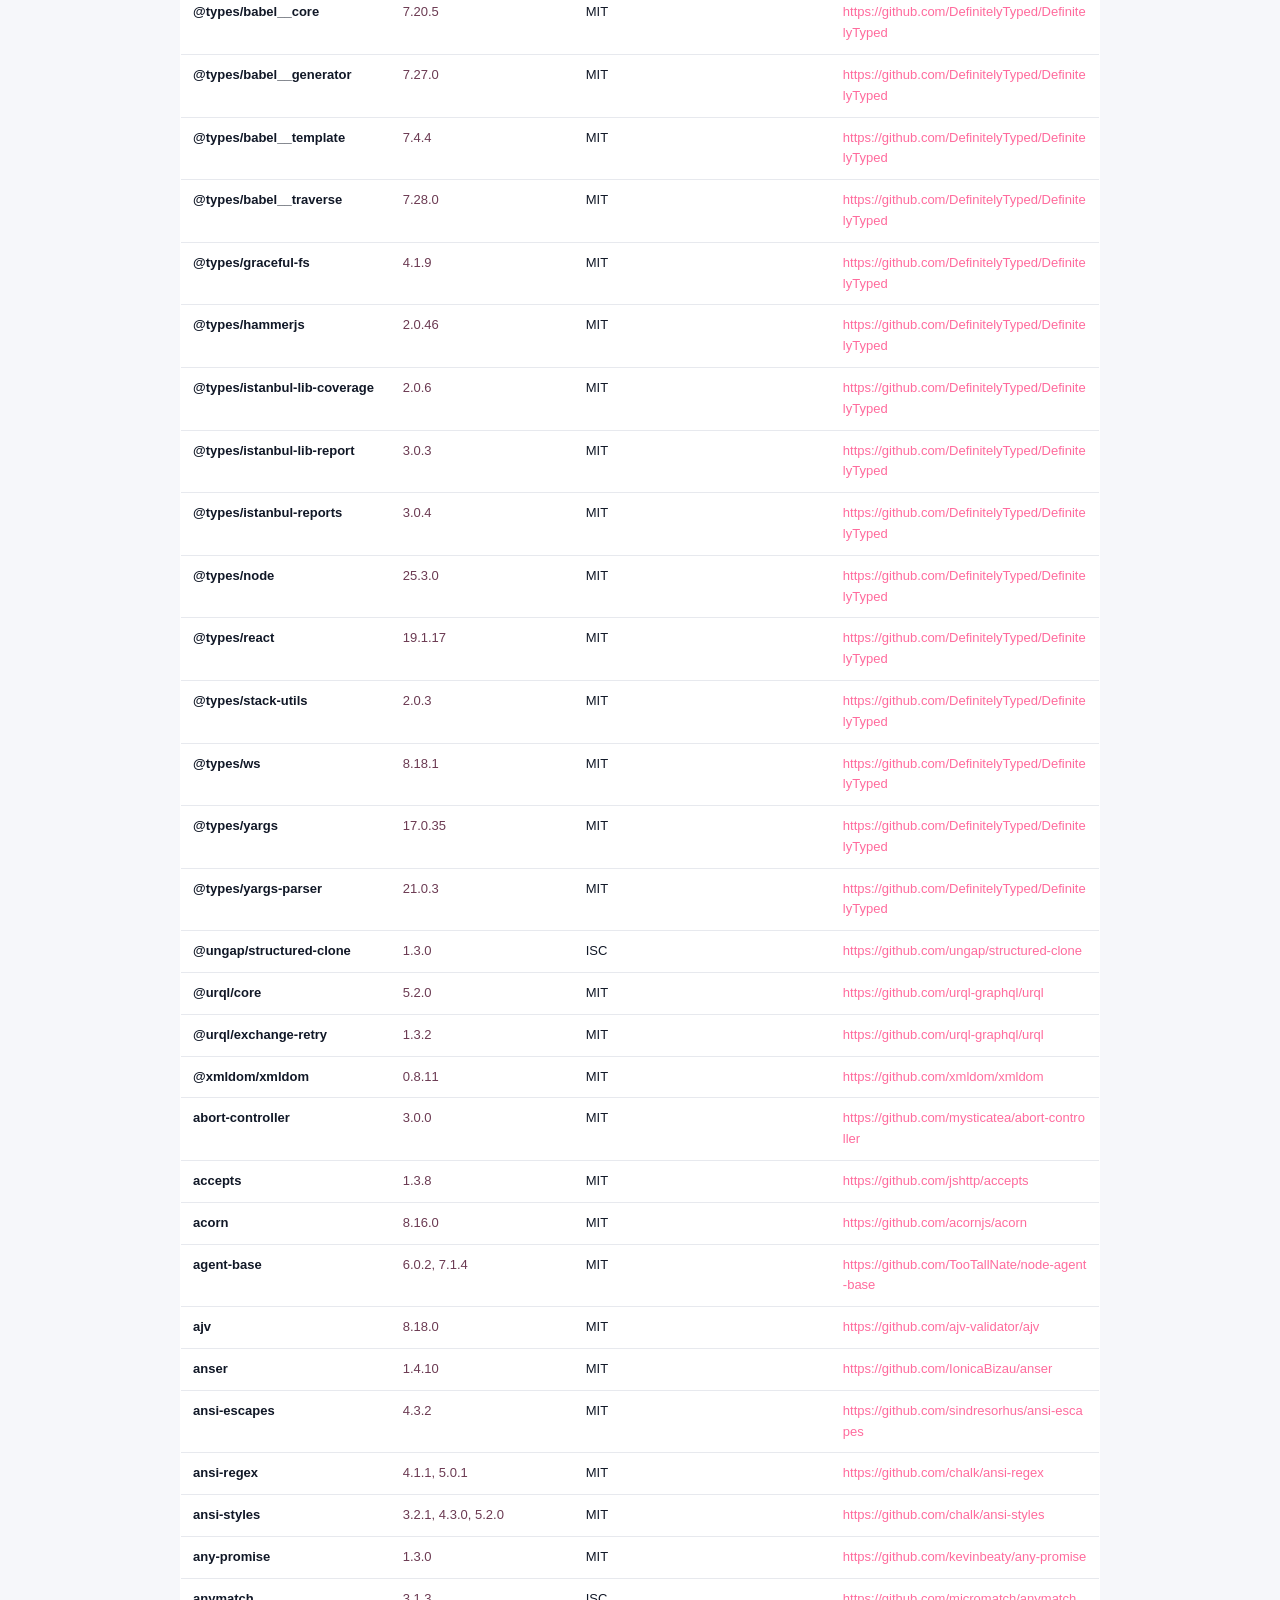
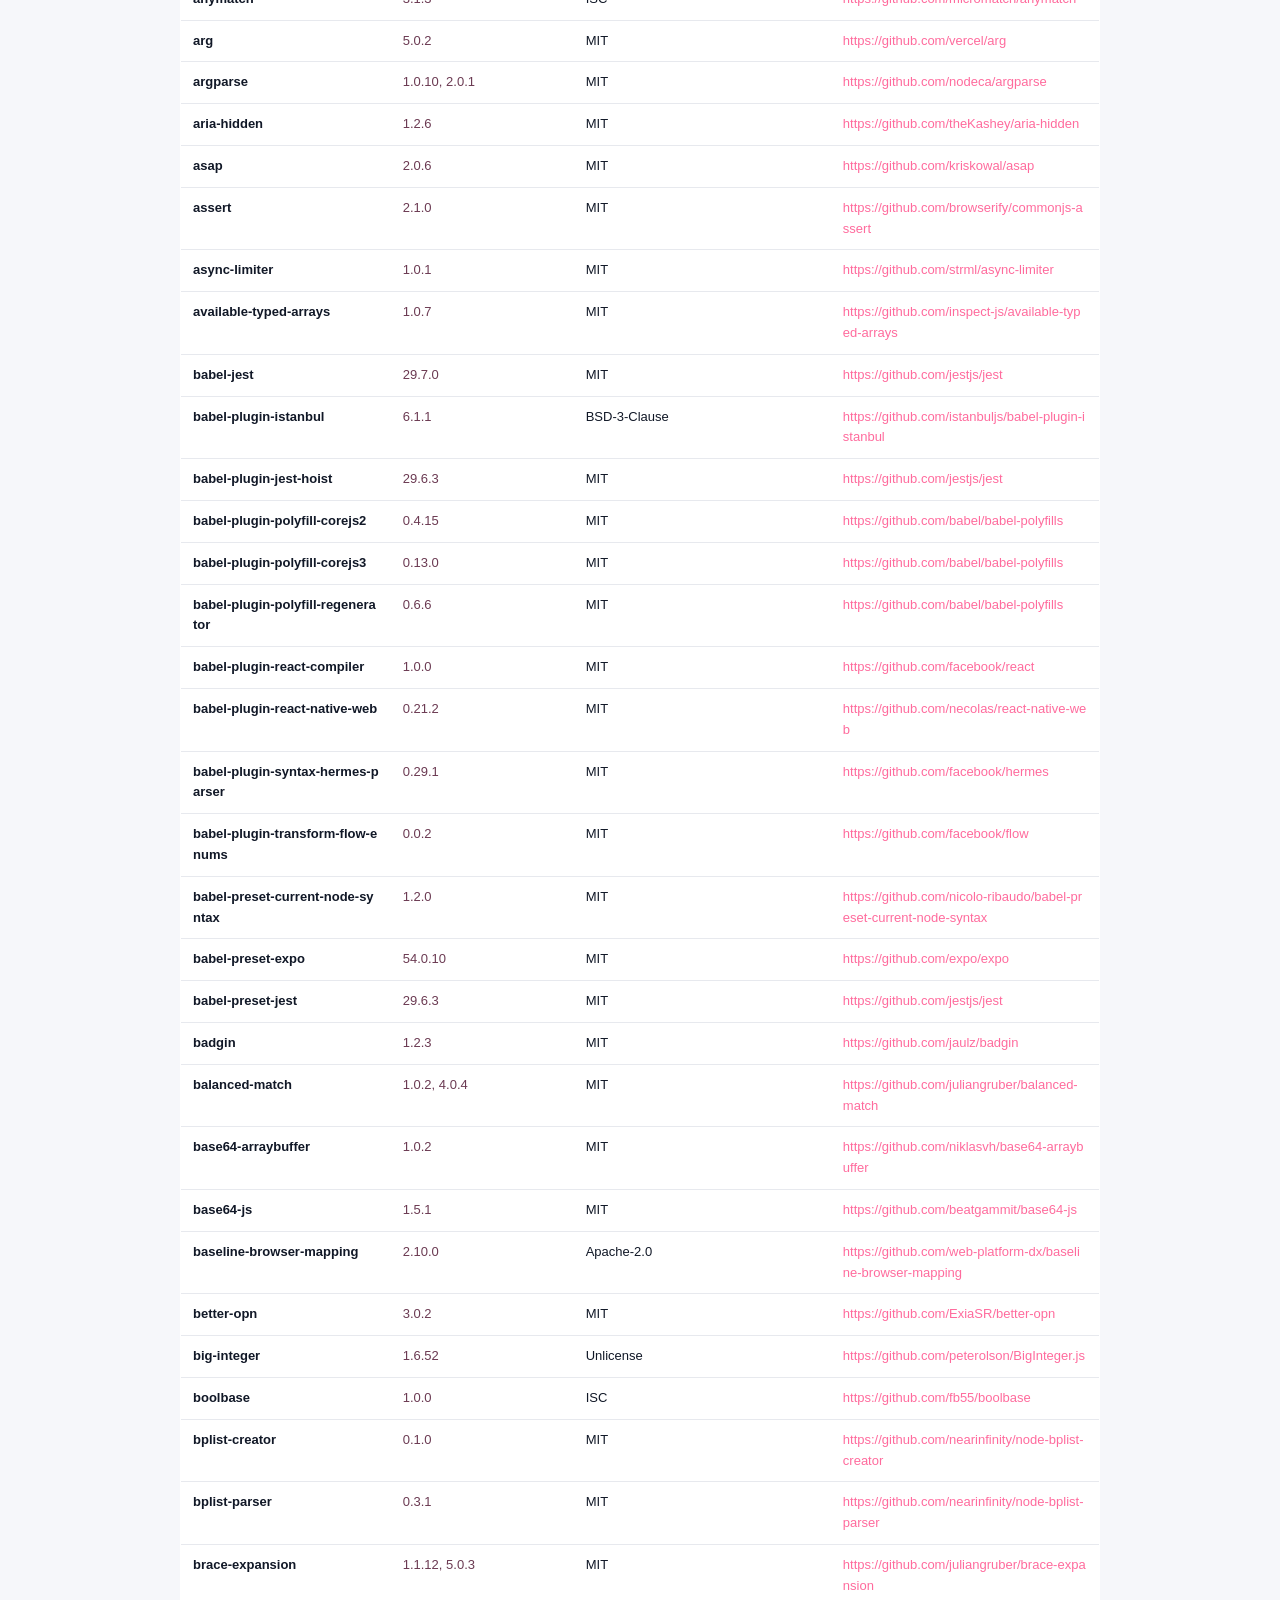
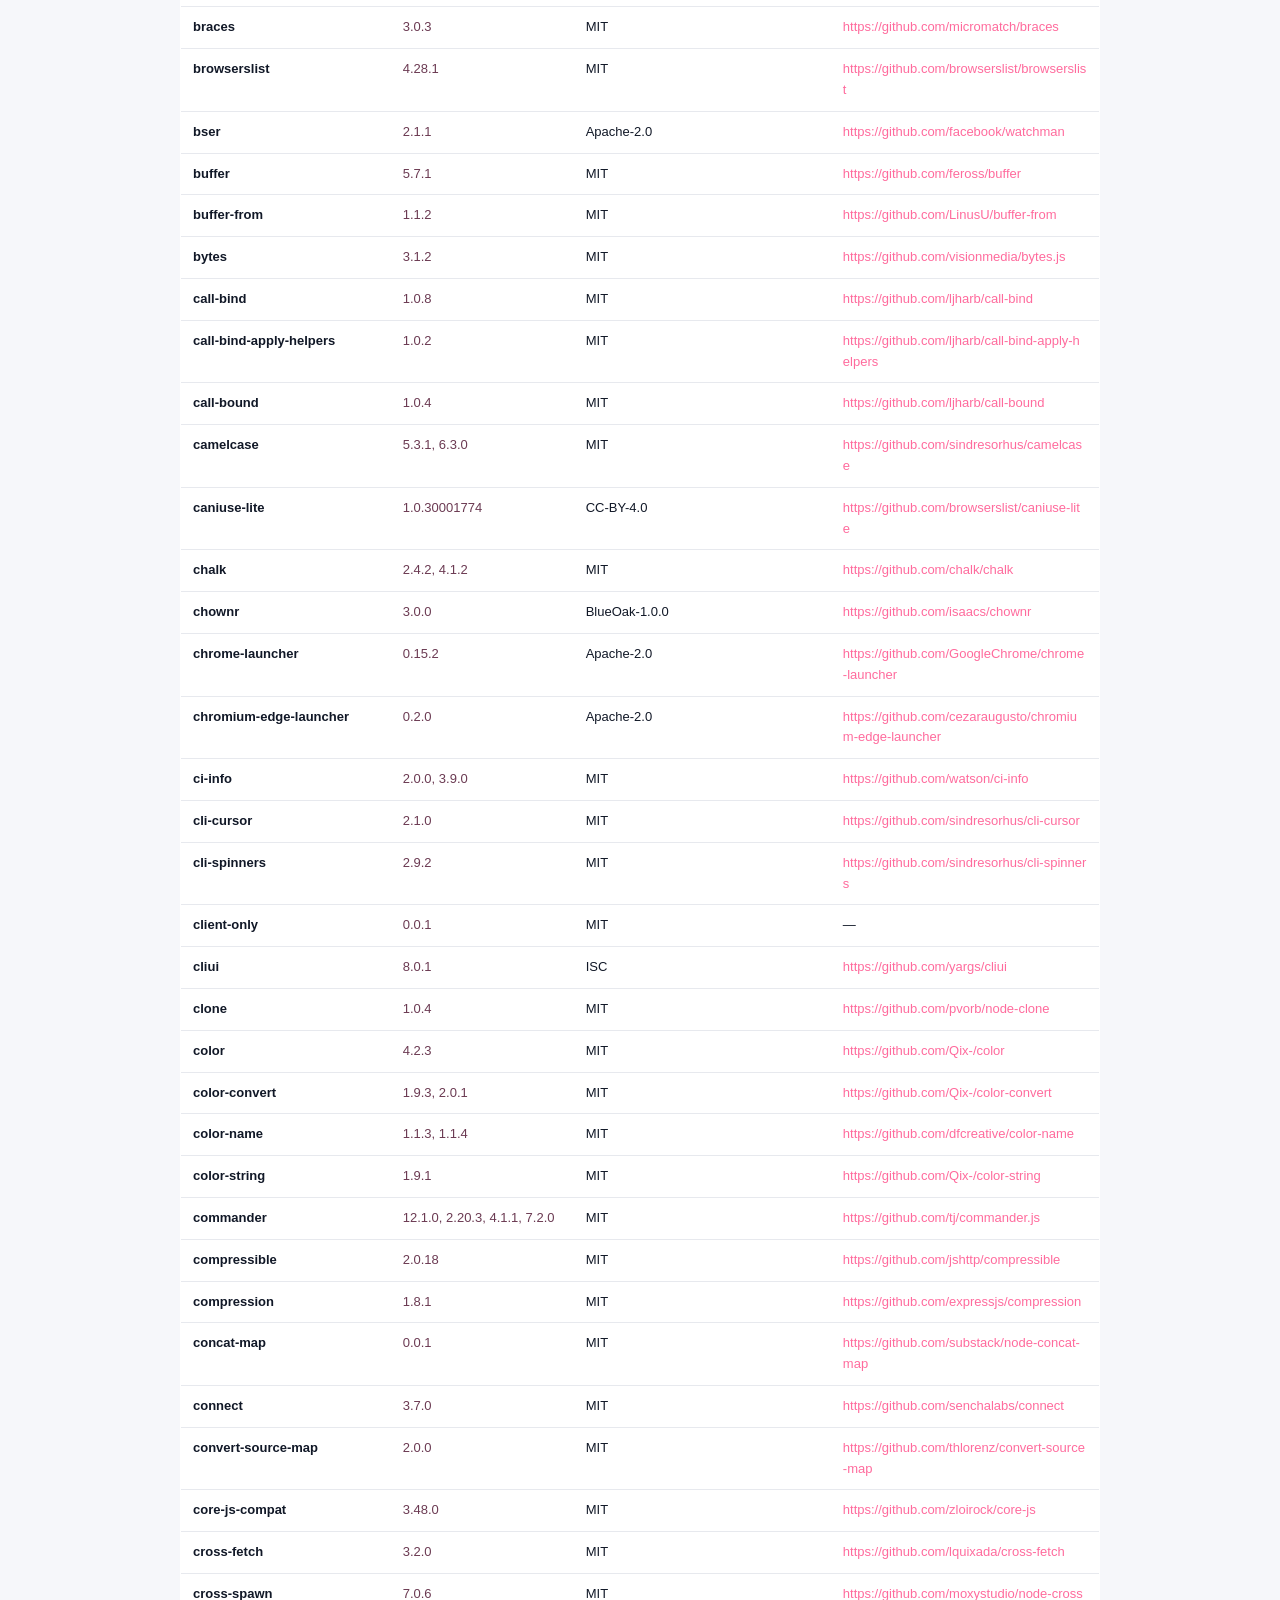
<file: licenses.html>
<!doctype html>
<html lang="ja">
<head>
  <meta charset="utf-8" />
  <meta name="viewport" content="width=device-width, initial-scale=1" />
  <title>オープンソースライセンス | 推しブル</title>
  <style>
    :root {
      --pink: #FF6B9D;
      --ink: #111827;
      --sub: #6B3A52;
      --bg: #F6F7FA;
      --line: #E7E9EE;
    }
    * { box-sizing: border-box; }
    body {
      margin: 0;
      font-family: -apple-system, BlinkMacSystemFont, "Hiragino Sans", "Helvetica Neue", Arial, sans-serif;
      color: var(--ink);
      background: var(--bg);
      line-height: 1.6;
      -webkit-text-size-adjust: 100%;
    }
    .container {
      max-width: 960px;
      margin: 0 auto;
      padding: 32px 20px 64px;
    }
    h1 {
      font-size: 24px;
      margin: 0 0 8px;
      color: var(--pink);
    }
    .meta {
      font-size: 13px;
      color: var(--sub);
      margin-bottom: 24px;
    }
    .intro {
      background: #fff;
      border: 1px solid var(--line);
      border-radius: 12px;
      padding: 16px 20px;
      font-size: 14px;
      margin-bottom: 24px;
    }
    table {
      width: 100%;
      border-collapse: collapse;
      background: #fff;
      border-radius: 12px;
      overflow: hidden;
      border: 1px solid var(--line);
      font-size: 13px;
    }
    th, td {
      padding: 10px 12px;
      text-align: left;
      border-bottom: 1px solid var(--line);
      vertical-align: top;
    }
    th {
      background: #FFF3F7;
      color: var(--ink);
      font-weight: 700;
      position: sticky;
      top: 0;
    }
    tr:last-child td { border-bottom: 0; }
    .pkg { font-weight: 600; word-break: break-all; }
    .ver { color: var(--sub); white-space: nowrap; }
    .lic { white-space: nowrap; }
    .repo { word-break: break-all; }
    .repo a { color: var(--pink); text-decoration: none; }
    .repo a:hover { text-decoration: underline; }
    .footer {
      margin-top: 32px;
      font-size: 12px;
      color: var(--sub);
      text-align: center;
    }
    @media (max-width: 600px) {
      .container { padding: 20px 12px 48px; }
      table { font-size: 12px; }
      th, td { padding: 8px 6px; }
    }
  </style>
</head>
<body>
  <div class="container">
    <h1>オープンソースライセンス</h1>
    <p class="meta">最終更新: 2026-05-09 / 対象パッケージ数: 727</p>

    <div class="intro">
      推しブル（Oshibul）は、以下のオープンソースソフトウェアを利用しています。
      各ソフトウェアは、それぞれのライセンス条項のもとで提供されています。
      開発者・コントリビュータの皆様に深く感謝いたします。
    </div>

    <table>
      <thead>
        <tr>
          <th>パッケージ</th>
          <th>バージョン</th>
          <th>ライセンス</th>
          <th>リポジトリ</th>
        </tr>
      </thead>
      <tbody>
      <tr>
        <td class="pkg">@0no-co/graphql.web</td>
        <td class="ver">1.2.0</td>
        <td class="lic">MIT</td>
        <td class="repo"><a href="https://github.com/0no-co/graphql.web" target="_blank" rel="noopener">https://github.com/0no-co/graphql.web</a></td>
      </tr>
      <tr>
        <td class="pkg">@babel/code-frame</td>
        <td class="ver">7.10.4, 7.29.0</td>
        <td class="lic">MIT</td>
        <td class="repo"><a href="https://github.com/babel/babel" target="_blank" rel="noopener">https://github.com/babel/babel</a></td>
      </tr>
      <tr>
        <td class="pkg">@babel/compat-data</td>
        <td class="ver">7.29.0</td>
        <td class="lic">MIT</td>
        <td class="repo"><a href="https://github.com/babel/babel" target="_blank" rel="noopener">https://github.com/babel/babel</a></td>
      </tr>
      <tr>
        <td class="pkg">@babel/core</td>
        <td class="ver">7.29.0</td>
        <td class="lic">MIT</td>
        <td class="repo"><a href="https://github.com/babel/babel" target="_blank" rel="noopener">https://github.com/babel/babel</a></td>
      </tr>
      <tr>
        <td class="pkg">@babel/generator</td>
        <td class="ver">7.29.1</td>
        <td class="lic">MIT</td>
        <td class="repo"><a href="https://github.com/babel/babel" target="_blank" rel="noopener">https://github.com/babel/babel</a></td>
      </tr>
      <tr>
        <td class="pkg">@babel/helper-annotate-as-pure</td>
        <td class="ver">7.27.3</td>
        <td class="lic">MIT</td>
        <td class="repo"><a href="https://github.com/babel/babel" target="_blank" rel="noopener">https://github.com/babel/babel</a></td>
      </tr>
      <tr>
        <td class="pkg">@babel/helper-compilation-targets</td>
        <td class="ver">7.28.6</td>
        <td class="lic">MIT</td>
        <td class="repo"><a href="https://github.com/babel/babel" target="_blank" rel="noopener">https://github.com/babel/babel</a></td>
      </tr>
      <tr>
        <td class="pkg">@babel/helper-create-class-features-plugin</td>
        <td class="ver">7.28.6</td>
        <td class="lic">MIT</td>
        <td class="repo"><a href="https://github.com/babel/babel" target="_blank" rel="noopener">https://github.com/babel/babel</a></td>
      </tr>
      <tr>
        <td class="pkg">@babel/helper-create-regexp-features-plugin</td>
        <td class="ver">7.28.5</td>
        <td class="lic">MIT</td>
        <td class="repo"><a href="https://github.com/babel/babel" target="_blank" rel="noopener">https://github.com/babel/babel</a></td>
      </tr>
      <tr>
        <td class="pkg">@babel/helper-define-polyfill-provider</td>
        <td class="ver">0.6.6</td>
        <td class="lic">MIT</td>
        <td class="repo"><a href="https://github.com/babel/babel-polyfills" target="_blank" rel="noopener">https://github.com/babel/babel-polyfills</a></td>
      </tr>
      <tr>
        <td class="pkg">@babel/helper-globals</td>
        <td class="ver">7.28.0</td>
        <td class="lic">MIT</td>
        <td class="repo"><a href="https://github.com/babel/babel" target="_blank" rel="noopener">https://github.com/babel/babel</a></td>
      </tr>
      <tr>
        <td class="pkg">@babel/helper-member-expression-to-functions</td>
        <td class="ver">7.28.5</td>
        <td class="lic">MIT</td>
        <td class="repo"><a href="https://github.com/babel/babel" target="_blank" rel="noopener">https://github.com/babel/babel</a></td>
      </tr>
      <tr>
        <td class="pkg">@babel/helper-module-imports</td>
        <td class="ver">7.28.6</td>
        <td class="lic">MIT</td>
        <td class="repo"><a href="https://github.com/babel/babel" target="_blank" rel="noopener">https://github.com/babel/babel</a></td>
      </tr>
      <tr>
        <td class="pkg">@babel/helper-module-transforms</td>
        <td class="ver">7.28.6</td>
        <td class="lic">MIT</td>
        <td class="repo"><a href="https://github.com/babel/babel" target="_blank" rel="noopener">https://github.com/babel/babel</a></td>
      </tr>
      <tr>
        <td class="pkg">@babel/helper-optimise-call-expression</td>
        <td class="ver">7.27.1</td>
        <td class="lic">MIT</td>
        <td class="repo"><a href="https://github.com/babel/babel" target="_blank" rel="noopener">https://github.com/babel/babel</a></td>
      </tr>
      <tr>
        <td class="pkg">@babel/helper-plugin-utils</td>
        <td class="ver">7.28.6</td>
        <td class="lic">MIT</td>
        <td class="repo"><a href="https://github.com/babel/babel" target="_blank" rel="noopener">https://github.com/babel/babel</a></td>
      </tr>
      <tr>
        <td class="pkg">@babel/helper-remap-async-to-generator</td>
        <td class="ver">7.27.1</td>
        <td class="lic">MIT</td>
        <td class="repo"><a href="https://github.com/babel/babel" target="_blank" rel="noopener">https://github.com/babel/babel</a></td>
      </tr>
      <tr>
        <td class="pkg">@babel/helper-replace-supers</td>
        <td class="ver">7.28.6</td>
        <td class="lic">MIT</td>
        <td class="repo"><a href="https://github.com/babel/babel" target="_blank" rel="noopener">https://github.com/babel/babel</a></td>
      </tr>
      <tr>
        <td class="pkg">@babel/helper-skip-transparent-expression-wrappers</td>
        <td class="ver">7.27.1</td>
        <td class="lic">MIT</td>
        <td class="repo"><a href="https://github.com/babel/babel" target="_blank" rel="noopener">https://github.com/babel/babel</a></td>
      </tr>
      <tr>
        <td class="pkg">@babel/helper-string-parser</td>
        <td class="ver">7.27.1</td>
        <td class="lic">MIT</td>
        <td class="repo"><a href="https://github.com/babel/babel" target="_blank" rel="noopener">https://github.com/babel/babel</a></td>
      </tr>
      <tr>
        <td class="pkg">@babel/helper-validator-identifier</td>
        <td class="ver">7.28.5</td>
        <td class="lic">MIT</td>
        <td class="repo"><a href="https://github.com/babel/babel" target="_blank" rel="noopener">https://github.com/babel/babel</a></td>
      </tr>
      <tr>
        <td class="pkg">@babel/helper-validator-option</td>
        <td class="ver">7.27.1</td>
        <td class="lic">MIT</td>
        <td class="repo"><a href="https://github.com/babel/babel" target="_blank" rel="noopener">https://github.com/babel/babel</a></td>
      </tr>
      <tr>
        <td class="pkg">@babel/helper-wrap-function</td>
        <td class="ver">7.28.6</td>
        <td class="lic">MIT</td>
        <td class="repo"><a href="https://github.com/babel/babel" target="_blank" rel="noopener">https://github.com/babel/babel</a></td>
      </tr>
      <tr>
        <td class="pkg">@babel/helpers</td>
        <td class="ver">7.28.6</td>
        <td class="lic">MIT</td>
        <td class="repo"><a href="https://github.com/babel/babel" target="_blank" rel="noopener">https://github.com/babel/babel</a></td>
      </tr>
      <tr>
        <td class="pkg">@babel/highlight</td>
        <td class="ver">7.25.9</td>
        <td class="lic">MIT</td>
        <td class="repo"><a href="https://github.com/babel/babel" target="_blank" rel="noopener">https://github.com/babel/babel</a></td>
      </tr>
      <tr>
        <td class="pkg">@babel/parser</td>
        <td class="ver">7.29.0</td>
        <td class="lic">MIT</td>
        <td class="repo"><a href="https://github.com/babel/babel" target="_blank" rel="noopener">https://github.com/babel/babel</a></td>
      </tr>
      <tr>
        <td class="pkg">@babel/plugin-proposal-decorators</td>
        <td class="ver">7.29.0</td>
        <td class="lic">MIT</td>
        <td class="repo"><a href="https://github.com/babel/babel" target="_blank" rel="noopener">https://github.com/babel/babel</a></td>
      </tr>
      <tr>
        <td class="pkg">@babel/plugin-proposal-export-default-from</td>
        <td class="ver">7.27.1</td>
        <td class="lic">MIT</td>
        <td class="repo"><a href="https://github.com/babel/babel" target="_blank" rel="noopener">https://github.com/babel/babel</a></td>
      </tr>
      <tr>
        <td class="pkg">@babel/plugin-syntax-async-generators</td>
        <td class="ver">7.8.4</td>
        <td class="lic">MIT</td>
        <td class="repo"><a href="https://github.com/babel/babel.git#master" target="_blank" rel="noopener">https://github.com/babel/babel.git#master</a></td>
      </tr>
      <tr>
        <td class="pkg">@babel/plugin-syntax-bigint</td>
        <td class="ver">7.8.3</td>
        <td class="lic">MIT</td>
        <td class="repo"><a href="https://github.com/babel/babel.git#master" target="_blank" rel="noopener">https://github.com/babel/babel.git#master</a></td>
      </tr>
      <tr>
        <td class="pkg">@babel/plugin-syntax-class-properties</td>
        <td class="ver">7.12.13</td>
        <td class="lic">MIT</td>
        <td class="repo"><a href="https://github.com/babel/babel" target="_blank" rel="noopener">https://github.com/babel/babel</a></td>
      </tr>
      <tr>
        <td class="pkg">@babel/plugin-syntax-class-static-block</td>
        <td class="ver">7.14.5</td>
        <td class="lic">MIT</td>
        <td class="repo"><a href="https://github.com/babel/babel" target="_blank" rel="noopener">https://github.com/babel/babel</a></td>
      </tr>
      <tr>
        <td class="pkg">@babel/plugin-syntax-decorators</td>
        <td class="ver">7.28.6</td>
        <td class="lic">MIT</td>
        <td class="repo"><a href="https://github.com/babel/babel" target="_blank" rel="noopener">https://github.com/babel/babel</a></td>
      </tr>
      <tr>
        <td class="pkg">@babel/plugin-syntax-dynamic-import</td>
        <td class="ver">7.8.3</td>
        <td class="lic">MIT</td>
        <td class="repo"><a href="https://github.com/babel/babel.git#master" target="_blank" rel="noopener">https://github.com/babel/babel.git#master</a></td>
      </tr>
      <tr>
        <td class="pkg">@babel/plugin-syntax-export-default-from</td>
        <td class="ver">7.28.6</td>
        <td class="lic">MIT</td>
        <td class="repo"><a href="https://github.com/babel/babel" target="_blank" rel="noopener">https://github.com/babel/babel</a></td>
      </tr>
      <tr>
        <td class="pkg">@babel/plugin-syntax-flow</td>
        <td class="ver">7.28.6</td>
        <td class="lic">MIT</td>
        <td class="repo"><a href="https://github.com/babel/babel" target="_blank" rel="noopener">https://github.com/babel/babel</a></td>
      </tr>
      <tr>
        <td class="pkg">@babel/plugin-syntax-import-attributes</td>
        <td class="ver">7.28.6</td>
        <td class="lic">MIT</td>
        <td class="repo"><a href="https://github.com/babel/babel" target="_blank" rel="noopener">https://github.com/babel/babel</a></td>
      </tr>
      <tr>
        <td class="pkg">@babel/plugin-syntax-import-meta</td>
        <td class="ver">7.10.4</td>
        <td class="lic">MIT</td>
        <td class="repo"><a href="https://github.com/babel/babel" target="_blank" rel="noopener">https://github.com/babel/babel</a></td>
      </tr>
      <tr>
        <td class="pkg">@babel/plugin-syntax-json-strings</td>
        <td class="ver">7.8.3</td>
        <td class="lic">MIT</td>
        <td class="repo"><a href="https://github.com/babel/babel.git#master" target="_blank" rel="noopener">https://github.com/babel/babel.git#master</a></td>
      </tr>
      <tr>
        <td class="pkg">@babel/plugin-syntax-jsx</td>
        <td class="ver">7.28.6</td>
        <td class="lic">MIT</td>
        <td class="repo"><a href="https://github.com/babel/babel" target="_blank" rel="noopener">https://github.com/babel/babel</a></td>
      </tr>
      <tr>
        <td class="pkg">@babel/plugin-syntax-logical-assignment-operators</td>
        <td class="ver">7.10.4</td>
        <td class="lic">MIT</td>
        <td class="repo"><a href="https://github.com/babel/babel" target="_blank" rel="noopener">https://github.com/babel/babel</a></td>
      </tr>
      <tr>
        <td class="pkg">@babel/plugin-syntax-nullish-coalescing-operator</td>
        <td class="ver">7.8.3</td>
        <td class="lic">MIT</td>
        <td class="repo"><a href="https://github.com/babel/babel.git#master" target="_blank" rel="noopener">https://github.com/babel/babel.git#master</a></td>
      </tr>
      <tr>
        <td class="pkg">@babel/plugin-syntax-numeric-separator</td>
        <td class="ver">7.10.4</td>
        <td class="lic">MIT</td>
        <td class="repo"><a href="https://github.com/babel/babel" target="_blank" rel="noopener">https://github.com/babel/babel</a></td>
      </tr>
      <tr>
        <td class="pkg">@babel/plugin-syntax-object-rest-spread</td>
        <td class="ver">7.8.3</td>
        <td class="lic">MIT</td>
        <td class="repo"><a href="https://github.com/babel/babel.git#master" target="_blank" rel="noopener">https://github.com/babel/babel.git#master</a></td>
      </tr>
      <tr>
        <td class="pkg">@babel/plugin-syntax-optional-catch-binding</td>
        <td class="ver">7.8.3</td>
        <td class="lic">MIT</td>
        <td class="repo"><a href="https://github.com/babel/babel.git#master" target="_blank" rel="noopener">https://github.com/babel/babel.git#master</a></td>
      </tr>
      <tr>
        <td class="pkg">@babel/plugin-syntax-optional-chaining</td>
        <td class="ver">7.8.3</td>
        <td class="lic">MIT</td>
        <td class="repo"><a href="https://github.com/babel/babel.git#master" target="_blank" rel="noopener">https://github.com/babel/babel.git#master</a></td>
      </tr>
      <tr>
        <td class="pkg">@babel/plugin-syntax-private-property-in-object</td>
        <td class="ver">7.14.5</td>
        <td class="lic">MIT</td>
        <td class="repo"><a href="https://github.com/babel/babel" target="_blank" rel="noopener">https://github.com/babel/babel</a></td>
      </tr>
      <tr>
        <td class="pkg">@babel/plugin-syntax-top-level-await</td>
        <td class="ver">7.14.5</td>
        <td class="lic">MIT</td>
        <td class="repo"><a href="https://github.com/babel/babel" target="_blank" rel="noopener">https://github.com/babel/babel</a></td>
      </tr>
      <tr>
        <td class="pkg">@babel/plugin-syntax-typescript</td>
        <td class="ver">7.28.6</td>
        <td class="lic">MIT</td>
        <td class="repo"><a href="https://github.com/babel/babel" target="_blank" rel="noopener">https://github.com/babel/babel</a></td>
      </tr>
      <tr>
        <td class="pkg">@babel/plugin-transform-arrow-functions</td>
        <td class="ver">7.27.1</td>
        <td class="lic">MIT</td>
        <td class="repo"><a href="https://github.com/babel/babel" target="_blank" rel="noopener">https://github.com/babel/babel</a></td>
      </tr>
      <tr>
        <td class="pkg">@babel/plugin-transform-async-generator-functions</td>
        <td class="ver">7.29.0</td>
        <td class="lic">MIT</td>
        <td class="repo"><a href="https://github.com/babel/babel" target="_blank" rel="noopener">https://github.com/babel/babel</a></td>
      </tr>
      <tr>
        <td class="pkg">@babel/plugin-transform-async-to-generator</td>
        <td class="ver">7.28.6</td>
        <td class="lic">MIT</td>
        <td class="repo"><a href="https://github.com/babel/babel" target="_blank" rel="noopener">https://github.com/babel/babel</a></td>
      </tr>
      <tr>
        <td class="pkg">@babel/plugin-transform-block-scoping</td>
        <td class="ver">7.28.6</td>
        <td class="lic">MIT</td>
        <td class="repo"><a href="https://github.com/babel/babel" target="_blank" rel="noopener">https://github.com/babel/babel</a></td>
      </tr>
      <tr>
        <td class="pkg">@babel/plugin-transform-class-properties</td>
        <td class="ver">7.28.6</td>
        <td class="lic">MIT</td>
        <td class="repo"><a href="https://github.com/babel/babel" target="_blank" rel="noopener">https://github.com/babel/babel</a></td>
      </tr>
      <tr>
        <td class="pkg">@babel/plugin-transform-class-static-block</td>
        <td class="ver">7.28.6</td>
        <td class="lic">MIT</td>
        <td class="repo"><a href="https://github.com/babel/babel" target="_blank" rel="noopener">https://github.com/babel/babel</a></td>
      </tr>
      <tr>
        <td class="pkg">@babel/plugin-transform-classes</td>
        <td class="ver">7.28.6</td>
        <td class="lic">MIT</td>
        <td class="repo"><a href="https://github.com/babel/babel" target="_blank" rel="noopener">https://github.com/babel/babel</a></td>
      </tr>
      <tr>
        <td class="pkg">@babel/plugin-transform-computed-properties</td>
        <td class="ver">7.28.6</td>
        <td class="lic">MIT</td>
        <td class="repo"><a href="https://github.com/babel/babel" target="_blank" rel="noopener">https://github.com/babel/babel</a></td>
      </tr>
      <tr>
        <td class="pkg">@babel/plugin-transform-destructuring</td>
        <td class="ver">7.28.5</td>
        <td class="lic">MIT</td>
        <td class="repo"><a href="https://github.com/babel/babel" target="_blank" rel="noopener">https://github.com/babel/babel</a></td>
      </tr>
      <tr>
        <td class="pkg">@babel/plugin-transform-export-namespace-from</td>
        <td class="ver">7.27.1</td>
        <td class="lic">MIT</td>
        <td class="repo"><a href="https://github.com/babel/babel" target="_blank" rel="noopener">https://github.com/babel/babel</a></td>
      </tr>
      <tr>
        <td class="pkg">@babel/plugin-transform-flow-strip-types</td>
        <td class="ver">7.27.1</td>
        <td class="lic">MIT</td>
        <td class="repo"><a href="https://github.com/babel/babel" target="_blank" rel="noopener">https://github.com/babel/babel</a></td>
      </tr>
      <tr>
        <td class="pkg">@babel/plugin-transform-for-of</td>
        <td class="ver">7.27.1</td>
        <td class="lic">MIT</td>
        <td class="repo"><a href="https://github.com/babel/babel" target="_blank" rel="noopener">https://github.com/babel/babel</a></td>
      </tr>
      <tr>
        <td class="pkg">@babel/plugin-transform-function-name</td>
        <td class="ver">7.27.1</td>
        <td class="lic">MIT</td>
        <td class="repo"><a href="https://github.com/babel/babel" target="_blank" rel="noopener">https://github.com/babel/babel</a></td>
      </tr>
      <tr>
        <td class="pkg">@babel/plugin-transform-literals</td>
        <td class="ver">7.27.1</td>
        <td class="lic">MIT</td>
        <td class="repo"><a href="https://github.com/babel/babel" target="_blank" rel="noopener">https://github.com/babel/babel</a></td>
      </tr>
      <tr>
        <td class="pkg">@babel/plugin-transform-logical-assignment-operators</td>
        <td class="ver">7.28.6</td>
        <td class="lic">MIT</td>
        <td class="repo"><a href="https://github.com/babel/babel" target="_blank" rel="noopener">https://github.com/babel/babel</a></td>
      </tr>
      <tr>
        <td class="pkg">@babel/plugin-transform-modules-commonjs</td>
        <td class="ver">7.28.6</td>
        <td class="lic">MIT</td>
        <td class="repo"><a href="https://github.com/babel/babel" target="_blank" rel="noopener">https://github.com/babel/babel</a></td>
      </tr>
      <tr>
        <td class="pkg">@babel/plugin-transform-named-capturing-groups-regex</td>
        <td class="ver">7.29.0</td>
        <td class="lic">MIT</td>
        <td class="repo"><a href="https://github.com/babel/babel" target="_blank" rel="noopener">https://github.com/babel/babel</a></td>
      </tr>
      <tr>
        <td class="pkg">@babel/plugin-transform-nullish-coalescing-operator</td>
        <td class="ver">7.28.6</td>
        <td class="lic">MIT</td>
        <td class="repo"><a href="https://github.com/babel/babel" target="_blank" rel="noopener">https://github.com/babel/babel</a></td>
      </tr>
      <tr>
        <td class="pkg">@babel/plugin-transform-numeric-separator</td>
        <td class="ver">7.28.6</td>
        <td class="lic">MIT</td>
        <td class="repo"><a href="https://github.com/babel/babel" target="_blank" rel="noopener">https://github.com/babel/babel</a></td>
      </tr>
      <tr>
        <td class="pkg">@babel/plugin-transform-object-rest-spread</td>
        <td class="ver">7.28.6</td>
        <td class="lic">MIT</td>
        <td class="repo"><a href="https://github.com/babel/babel" target="_blank" rel="noopener">https://github.com/babel/babel</a></td>
      </tr>
      <tr>
        <td class="pkg">@babel/plugin-transform-optional-catch-binding</td>
        <td class="ver">7.28.6</td>
        <td class="lic">MIT</td>
        <td class="repo"><a href="https://github.com/babel/babel" target="_blank" rel="noopener">https://github.com/babel/babel</a></td>
      </tr>
      <tr>
        <td class="pkg">@babel/plugin-transform-optional-chaining</td>
        <td class="ver">7.28.6</td>
        <td class="lic">MIT</td>
        <td class="repo"><a href="https://github.com/babel/babel" target="_blank" rel="noopener">https://github.com/babel/babel</a></td>
      </tr>
      <tr>
        <td class="pkg">@babel/plugin-transform-parameters</td>
        <td class="ver">7.27.7</td>
        <td class="lic">MIT</td>
        <td class="repo"><a href="https://github.com/babel/babel" target="_blank" rel="noopener">https://github.com/babel/babel</a></td>
      </tr>
      <tr>
        <td class="pkg">@babel/plugin-transform-private-methods</td>
        <td class="ver">7.28.6</td>
        <td class="lic">MIT</td>
        <td class="repo"><a href="https://github.com/babel/babel" target="_blank" rel="noopener">https://github.com/babel/babel</a></td>
      </tr>
      <tr>
        <td class="pkg">@babel/plugin-transform-private-property-in-object</td>
        <td class="ver">7.28.6</td>
        <td class="lic">MIT</td>
        <td class="repo"><a href="https://github.com/babel/babel" target="_blank" rel="noopener">https://github.com/babel/babel</a></td>
      </tr>
      <tr>
        <td class="pkg">@babel/plugin-transform-react-display-name</td>
        <td class="ver">7.28.0</td>
        <td class="lic">MIT</td>
        <td class="repo"><a href="https://github.com/babel/babel" target="_blank" rel="noopener">https://github.com/babel/babel</a></td>
      </tr>
      <tr>
        <td class="pkg">@babel/plugin-transform-react-jsx</td>
        <td class="ver">7.28.6</td>
        <td class="lic">MIT</td>
        <td class="repo"><a href="https://github.com/babel/babel" target="_blank" rel="noopener">https://github.com/babel/babel</a></td>
      </tr>
      <tr>
        <td class="pkg">@babel/plugin-transform-react-jsx-development</td>
        <td class="ver">7.27.1</td>
        <td class="lic">MIT</td>
        <td class="repo"><a href="https://github.com/babel/babel" target="_blank" rel="noopener">https://github.com/babel/babel</a></td>
      </tr>
      <tr>
        <td class="pkg">@babel/plugin-transform-react-jsx-self</td>
        <td class="ver">7.27.1</td>
        <td class="lic">MIT</td>
        <td class="repo"><a href="https://github.com/babel/babel" target="_blank" rel="noopener">https://github.com/babel/babel</a></td>
      </tr>
      <tr>
        <td class="pkg">@babel/plugin-transform-react-jsx-source</td>
        <td class="ver">7.27.1</td>
        <td class="lic">MIT</td>
        <td class="repo"><a href="https://github.com/babel/babel" target="_blank" rel="noopener">https://github.com/babel/babel</a></td>
      </tr>
      <tr>
        <td class="pkg">@babel/plugin-transform-react-pure-annotations</td>
        <td class="ver">7.27.1</td>
        <td class="lic">MIT</td>
        <td class="repo"><a href="https://github.com/babel/babel" target="_blank" rel="noopener">https://github.com/babel/babel</a></td>
      </tr>
      <tr>
        <td class="pkg">@babel/plugin-transform-regenerator</td>
        <td class="ver">7.29.0</td>
        <td class="lic">MIT</td>
        <td class="repo"><a href="https://github.com/babel/babel" target="_blank" rel="noopener">https://github.com/babel/babel</a></td>
      </tr>
      <tr>
        <td class="pkg">@babel/plugin-transform-runtime</td>
        <td class="ver">7.29.0</td>
        <td class="lic">MIT</td>
        <td class="repo"><a href="https://github.com/babel/babel" target="_blank" rel="noopener">https://github.com/babel/babel</a></td>
      </tr>
      <tr>
        <td class="pkg">@babel/plugin-transform-shorthand-properties</td>
        <td class="ver">7.27.1</td>
        <td class="lic">MIT</td>
        <td class="repo"><a href="https://github.com/babel/babel" target="_blank" rel="noopener">https://github.com/babel/babel</a></td>
      </tr>
      <tr>
        <td class="pkg">@babel/plugin-transform-spread</td>
        <td class="ver">7.28.6</td>
        <td class="lic">MIT</td>
        <td class="repo"><a href="https://github.com/babel/babel" target="_blank" rel="noopener">https://github.com/babel/babel</a></td>
      </tr>
      <tr>
        <td class="pkg">@babel/plugin-transform-sticky-regex</td>
        <td class="ver">7.27.1</td>
        <td class="lic">MIT</td>
        <td class="repo"><a href="https://github.com/babel/babel" target="_blank" rel="noopener">https://github.com/babel/babel</a></td>
      </tr>
      <tr>
        <td class="pkg">@babel/plugin-transform-template-literals</td>
        <td class="ver">7.27.1</td>
        <td class="lic">MIT</td>
        <td class="repo"><a href="https://github.com/babel/babel" target="_blank" rel="noopener">https://github.com/babel/babel</a></td>
      </tr>
      <tr>
        <td class="pkg">@babel/plugin-transform-typescript</td>
        <td class="ver">7.28.6</td>
        <td class="lic">MIT</td>
        <td class="repo"><a href="https://github.com/babel/babel" target="_blank" rel="noopener">https://github.com/babel/babel</a></td>
      </tr>
      <tr>
        <td class="pkg">@babel/plugin-transform-unicode-regex</td>
        <td class="ver">7.27.1</td>
        <td class="lic">MIT</td>
        <td class="repo"><a href="https://github.com/babel/babel" target="_blank" rel="noopener">https://github.com/babel/babel</a></td>
      </tr>
      <tr>
        <td class="pkg">@babel/preset-react</td>
        <td class="ver">7.28.5</td>
        <td class="lic">MIT</td>
        <td class="repo"><a href="https://github.com/babel/babel" target="_blank" rel="noopener">https://github.com/babel/babel</a></td>
      </tr>
      <tr>
        <td class="pkg">@babel/preset-typescript</td>
        <td class="ver">7.28.5</td>
        <td class="lic">MIT</td>
        <td class="repo"><a href="https://github.com/babel/babel" target="_blank" rel="noopener">https://github.com/babel/babel</a></td>
      </tr>
      <tr>
        <td class="pkg">@babel/runtime</td>
        <td class="ver">7.28.6</td>
        <td class="lic">MIT</td>
        <td class="repo"><a href="https://github.com/babel/babel" target="_blank" rel="noopener">https://github.com/babel/babel</a></td>
      </tr>
      <tr>
        <td class="pkg">@babel/template</td>
        <td class="ver">7.28.6</td>
        <td class="lic">MIT</td>
        <td class="repo"><a href="https://github.com/babel/babel" target="_blank" rel="noopener">https://github.com/babel/babel</a></td>
      </tr>
      <tr>
        <td class="pkg">@babel/traverse</td>
        <td class="ver">7.29.0</td>
        <td class="lic">MIT</td>
        <td class="repo"><a href="https://github.com/babel/babel" target="_blank" rel="noopener">https://github.com/babel/babel</a></td>
      </tr>
      <tr>
        <td class="pkg">@babel/types</td>
        <td class="ver">7.29.0</td>
        <td class="lic">MIT</td>
        <td class="repo"><a href="https://github.com/babel/babel" target="_blank" rel="noopener">https://github.com/babel/babel</a></td>
      </tr>
      <tr>
        <td class="pkg">@egjs/hammerjs</td>
        <td class="ver">2.0.17</td>
        <td class="lic">MIT</td>
        <td class="repo"><a href="https://github.com/naver/hammer.js" target="_blank" rel="noopener">https://github.com/naver/hammer.js</a></td>
      </tr>
      <tr>
        <td class="pkg">@expo-google-fonts/caveat</td>
        <td class="ver">0.4.2</td>
        <td class="lic">MIT AND OFL-1.1</td>
        <td class="repo"><a href="https://github.com/expo/google-fonts" target="_blank" rel="noopener">https://github.com/expo/google-fonts</a></td>
      </tr>
      <tr>
        <td class="pkg">@expo/cli</td>
        <td class="ver">54.0.23</td>
        <td class="lic">MIT</td>
        <td class="repo"><a href="https://github.com/expo/expo" target="_blank" rel="noopener">https://github.com/expo/expo</a></td>
      </tr>
      <tr>
        <td class="pkg">@expo/code-signing-certificates</td>
        <td class="ver">0.0.6</td>
        <td class="lic">MIT</td>
        <td class="repo"><a href="https://github.com/expo/code-signing-certificates" target="_blank" rel="noopener">https://github.com/expo/code-signing-certificates</a></td>
      </tr>
      <tr>
        <td class="pkg">@expo/config</td>
        <td class="ver">12.0.13</td>
        <td class="lic">MIT</td>
        <td class="repo"><a href="https://github.com/expo/expo" target="_blank" rel="noopener">https://github.com/expo/expo</a></td>
      </tr>
      <tr>
        <td class="pkg">@expo/config-plugins</td>
        <td class="ver">54.0.4</td>
        <td class="lic">MIT</td>
        <td class="repo"><a href="https://github.com/expo/expo" target="_blank" rel="noopener">https://github.com/expo/expo</a></td>
      </tr>
      <tr>
        <td class="pkg">@expo/config-types</td>
        <td class="ver">54.0.10</td>
        <td class="lic">MIT</td>
        <td class="repo"><a href="https://github.com/expo/expo" target="_blank" rel="noopener">https://github.com/expo/expo</a></td>
      </tr>
      <tr>
        <td class="pkg">@expo/devcert</td>
        <td class="ver">1.2.1</td>
        <td class="lic">MIT</td>
        <td class="repo"><a href="https://github.com/expo/devcert" target="_blank" rel="noopener">https://github.com/expo/devcert</a></td>
      </tr>
      <tr>
        <td class="pkg">@expo/devtools</td>
        <td class="ver">0.1.8</td>
        <td class="lic">MIT</td>
        <td class="repo"><a href="https://github.com/expo/expo" target="_blank" rel="noopener">https://github.com/expo/expo</a></td>
      </tr>
      <tr>
        <td class="pkg">@expo/env</td>
        <td class="ver">2.0.8</td>
        <td class="lic">MIT</td>
        <td class="repo"><a href="https://github.com/expo/expo" target="_blank" rel="noopener">https://github.com/expo/expo</a></td>
      </tr>
      <tr>
        <td class="pkg">@expo/fingerprint</td>
        <td class="ver">0.15.4</td>
        <td class="lic">MIT</td>
        <td class="repo"><a href="https://github.com/expo/expo" target="_blank" rel="noopener">https://github.com/expo/expo</a></td>
      </tr>
      <tr>
        <td class="pkg">@expo/image-utils</td>
        <td class="ver">0.8.8</td>
        <td class="lic">MIT</td>
        <td class="repo"><a href="https://github.com/expo/expo" target="_blank" rel="noopener">https://github.com/expo/expo</a></td>
      </tr>
      <tr>
        <td class="pkg">@expo/json-file</td>
        <td class="ver">10.0.12</td>
        <td class="lic">MIT</td>
        <td class="repo"><a href="https://github.com/expo/expo" target="_blank" rel="noopener">https://github.com/expo/expo</a></td>
      </tr>
      <tr>
        <td class="pkg">@expo/metro</td>
        <td class="ver">54.2.0</td>
        <td class="lic">MIT</td>
        <td class="repo"><a href="https://github.com/expo/expo-metro" target="_blank" rel="noopener">https://github.com/expo/expo-metro</a></td>
      </tr>
      <tr>
        <td class="pkg">@expo/metro-config</td>
        <td class="ver">54.0.14</td>
        <td class="lic">MIT</td>
        <td class="repo"><a href="https://github.com/expo/expo" target="_blank" rel="noopener">https://github.com/expo/expo</a></td>
      </tr>
      <tr>
        <td class="pkg">@expo/metro-runtime</td>
        <td class="ver">6.1.2</td>
        <td class="lic">MIT</td>
        <td class="repo"><a href="https://github.com/expo/expo" target="_blank" rel="noopener">https://github.com/expo/expo</a></td>
      </tr>
      <tr>
        <td class="pkg">@expo/osascript</td>
        <td class="ver">2.3.8</td>
        <td class="lic">MIT</td>
        <td class="repo"><a href="https://github.com/expo/expo" target="_blank" rel="noopener">https://github.com/expo/expo</a></td>
      </tr>
      <tr>
        <td class="pkg">@expo/package-manager</td>
        <td class="ver">1.9.10</td>
        <td class="lic">MIT</td>
        <td class="repo"><a href="https://github.com/expo/expo" target="_blank" rel="noopener">https://github.com/expo/expo</a></td>
      </tr>
      <tr>
        <td class="pkg">@expo/plist</td>
        <td class="ver">0.4.8</td>
        <td class="lic">MIT</td>
        <td class="repo"><a href="https://github.com/expo/expo" target="_blank" rel="noopener">https://github.com/expo/expo</a></td>
      </tr>
      <tr>
        <td class="pkg">@expo/prebuild-config</td>
        <td class="ver">54.0.8</td>
        <td class="lic">MIT</td>
        <td class="repo"><a href="https://github.com/expo/expo" target="_blank" rel="noopener">https://github.com/expo/expo</a></td>
      </tr>
      <tr>
        <td class="pkg">@expo/schema-utils</td>
        <td class="ver">0.1.8</td>
        <td class="lic">MIT</td>
        <td class="repo"><a href="https://github.com/expo/expo" target="_blank" rel="noopener">https://github.com/expo/expo</a></td>
      </tr>
      <tr>
        <td class="pkg">@expo/sdk-runtime-versions</td>
        <td class="ver">1.0.0</td>
        <td class="lic">MIT</td>
        <td class="repo">—</td>
      </tr>
      <tr>
        <td class="pkg">@expo/spawn-async</td>
        <td class="ver">1.7.2</td>
        <td class="lic">MIT</td>
        <td class="repo"><a href="https://github.com/expo/spawn-async" target="_blank" rel="noopener">https://github.com/expo/spawn-async</a></td>
      </tr>
      <tr>
        <td class="pkg">@expo/sudo-prompt</td>
        <td class="ver">9.3.2</td>
        <td class="lic">MIT</td>
        <td class="repo"><a href="https://github.com/expo/sudo-prompt" target="_blank" rel="noopener">https://github.com/expo/sudo-prompt</a></td>
      </tr>
      <tr>
        <td class="pkg">@expo/vector-icons</td>
        <td class="ver">15.1.1</td>
        <td class="lic">MIT</td>
        <td class="repo"><a href="https://github.com/expo/vector-icons" target="_blank" rel="noopener">https://github.com/expo/vector-icons</a></td>
      </tr>
      <tr>
        <td class="pkg">@expo/ws-tunnel</td>
        <td class="ver">1.0.6</td>
        <td class="lic">MIT</td>
        <td class="repo">—</td>
      </tr>
      <tr>
        <td class="pkg">@expo/xcpretty</td>
        <td class="ver">4.4.0</td>
        <td class="lic">BSD-3-Clause</td>
        <td class="repo"><a href="https://github.com/expo/expo-cli" target="_blank" rel="noopener">https://github.com/expo/expo-cli</a></td>
      </tr>
      <tr>
        <td class="pkg">@iabtcf/core</td>
        <td class="ver">1.5.6</td>
        <td class="lic">Apache-2.0</td>
        <td class="repo"><a href="https://github.com/InteractiveAdvertisingBureau/iabtcf-es" target="_blank" rel="noopener">https://github.com/InteractiveAdvertisingBureau/iabtcf-es</a></td>
      </tr>
      <tr>
        <td class="pkg">@ide/backoff</td>
        <td class="ver">1.0.0</td>
        <td class="lic">MIT</td>
        <td class="repo"><a href="https://github.com/ide/backoff" target="_blank" rel="noopener">https://github.com/ide/backoff</a></td>
      </tr>
      <tr>
        <td class="pkg">@isaacs/fs-minipass</td>
        <td class="ver">4.0.1</td>
        <td class="lic">ISC</td>
        <td class="repo"><a href="https://github.com/npm/fs-minipass" target="_blank" rel="noopener">https://github.com/npm/fs-minipass</a></td>
      </tr>
      <tr>
        <td class="pkg">@isaacs/ttlcache</td>
        <td class="ver">1.4.1</td>
        <td class="lic">ISC</td>
        <td class="repo"><a href="https://github.com/isaacs/ttlcache" target="_blank" rel="noopener">https://github.com/isaacs/ttlcache</a></td>
      </tr>
      <tr>
        <td class="pkg">@istanbuljs/load-nyc-config</td>
        <td class="ver">1.1.0</td>
        <td class="lic">ISC</td>
        <td class="repo"><a href="https://github.com/istanbuljs/load-nyc-config" target="_blank" rel="noopener">https://github.com/istanbuljs/load-nyc-config</a></td>
      </tr>
      <tr>
        <td class="pkg">@istanbuljs/schema</td>
        <td class="ver">0.1.3</td>
        <td class="lic">MIT</td>
        <td class="repo"><a href="https://github.com/istanbuljs/schema" target="_blank" rel="noopener">https://github.com/istanbuljs/schema</a></td>
      </tr>
      <tr>
        <td class="pkg">@jest/create-cache-key-function</td>
        <td class="ver">29.7.0</td>
        <td class="lic">MIT</td>
        <td class="repo"><a href="https://github.com/jestjs/jest" target="_blank" rel="noopener">https://github.com/jestjs/jest</a></td>
      </tr>
      <tr>
        <td class="pkg">@jest/environment</td>
        <td class="ver">29.7.0</td>
        <td class="lic">MIT</td>
        <td class="repo"><a href="https://github.com/jestjs/jest" target="_blank" rel="noopener">https://github.com/jestjs/jest</a></td>
      </tr>
      <tr>
        <td class="pkg">@jest/fake-timers</td>
        <td class="ver">29.7.0</td>
        <td class="lic">MIT</td>
        <td class="repo"><a href="https://github.com/jestjs/jest" target="_blank" rel="noopener">https://github.com/jestjs/jest</a></td>
      </tr>
      <tr>
        <td class="pkg">@jest/schemas</td>
        <td class="ver">29.6.3</td>
        <td class="lic">MIT</td>
        <td class="repo"><a href="https://github.com/jestjs/jest" target="_blank" rel="noopener">https://github.com/jestjs/jest</a></td>
      </tr>
      <tr>
        <td class="pkg">@jest/transform</td>
        <td class="ver">29.7.0</td>
        <td class="lic">MIT</td>
        <td class="repo"><a href="https://github.com/jestjs/jest" target="_blank" rel="noopener">https://github.com/jestjs/jest</a></td>
      </tr>
      <tr>
        <td class="pkg">@jest/types</td>
        <td class="ver">29.6.3</td>
        <td class="lic">MIT</td>
        <td class="repo"><a href="https://github.com/jestjs/jest" target="_blank" rel="noopener">https://github.com/jestjs/jest</a></td>
      </tr>
      <tr>
        <td class="pkg">@jridgewell/gen-mapping</td>
        <td class="ver">0.3.13</td>
        <td class="lic">MIT</td>
        <td class="repo"><a href="https://github.com/jridgewell/sourcemaps" target="_blank" rel="noopener">https://github.com/jridgewell/sourcemaps</a></td>
      </tr>
      <tr>
        <td class="pkg">@jridgewell/remapping</td>
        <td class="ver">2.3.5</td>
        <td class="lic">MIT</td>
        <td class="repo"><a href="https://github.com/jridgewell/sourcemaps" target="_blank" rel="noopener">https://github.com/jridgewell/sourcemaps</a></td>
      </tr>
      <tr>
        <td class="pkg">@jridgewell/resolve-uri</td>
        <td class="ver">3.1.2</td>
        <td class="lic">MIT</td>
        <td class="repo"><a href="https://github.com/jridgewell/resolve-uri" target="_blank" rel="noopener">https://github.com/jridgewell/resolve-uri</a></td>
      </tr>
      <tr>
        <td class="pkg">@jridgewell/source-map</td>
        <td class="ver">0.3.11</td>
        <td class="lic">MIT</td>
        <td class="repo"><a href="https://github.com/jridgewell/sourcemaps" target="_blank" rel="noopener">https://github.com/jridgewell/sourcemaps</a></td>
      </tr>
      <tr>
        <td class="pkg">@jridgewell/sourcemap-codec</td>
        <td class="ver">1.5.5</td>
        <td class="lic">MIT</td>
        <td class="repo"><a href="https://github.com/jridgewell/sourcemaps" target="_blank" rel="noopener">https://github.com/jridgewell/sourcemaps</a></td>
      </tr>
      <tr>
        <td class="pkg">@jridgewell/trace-mapping</td>
        <td class="ver">0.3.31</td>
        <td class="lic">MIT</td>
        <td class="repo"><a href="https://github.com/jridgewell/sourcemaps" target="_blank" rel="noopener">https://github.com/jridgewell/sourcemaps</a></td>
      </tr>
      <tr>
        <td class="pkg">@posthog/core</td>
        <td class="ver">1.28.0</td>
        <td class="lic">MIT</td>
        <td class="repo"><a href="https://github.com/PostHog/posthog-js" target="_blank" rel="noopener">https://github.com/PostHog/posthog-js</a></td>
      </tr>
      <tr>
        <td class="pkg">@posthog/types</td>
        <td class="ver">1.372.6</td>
        <td class="lic">MIT</td>
        <td class="repo"><a href="https://github.com/PostHog/posthog-js" target="_blank" rel="noopener">https://github.com/PostHog/posthog-js</a></td>
      </tr>
      <tr>
        <td class="pkg">@radix-ui/primitive</td>
        <td class="ver">1.1.3</td>
        <td class="lic">MIT</td>
        <td class="repo"><a href="https://github.com/radix-ui/primitives" target="_blank" rel="noopener">https://github.com/radix-ui/primitives</a></td>
      </tr>
      <tr>
        <td class="pkg">@radix-ui/react-collection</td>
        <td class="ver">1.1.7</td>
        <td class="lic">MIT</td>
        <td class="repo"><a href="https://github.com/radix-ui/primitives" target="_blank" rel="noopener">https://github.com/radix-ui/primitives</a></td>
      </tr>
      <tr>
        <td class="pkg">@radix-ui/react-compose-refs</td>
        <td class="ver">1.1.2</td>
        <td class="lic">MIT</td>
        <td class="repo"><a href="https://github.com/radix-ui/primitives" target="_blank" rel="noopener">https://github.com/radix-ui/primitives</a></td>
      </tr>
      <tr>
        <td class="pkg">@radix-ui/react-context</td>
        <td class="ver">1.1.2</td>
        <td class="lic">MIT</td>
        <td class="repo"><a href="https://github.com/radix-ui/primitives" target="_blank" rel="noopener">https://github.com/radix-ui/primitives</a></td>
      </tr>
      <tr>
        <td class="pkg">@radix-ui/react-dialog</td>
        <td class="ver">1.1.15</td>
        <td class="lic">MIT</td>
        <td class="repo"><a href="https://github.com/radix-ui/primitives" target="_blank" rel="noopener">https://github.com/radix-ui/primitives</a></td>
      </tr>
      <tr>
        <td class="pkg">@radix-ui/react-direction</td>
        <td class="ver">1.1.1</td>
        <td class="lic">MIT</td>
        <td class="repo"><a href="https://github.com/radix-ui/primitives" target="_blank" rel="noopener">https://github.com/radix-ui/primitives</a></td>
      </tr>
      <tr>
        <td class="pkg">@radix-ui/react-dismissable-layer</td>
        <td class="ver">1.1.11</td>
        <td class="lic">MIT</td>
        <td class="repo"><a href="https://github.com/radix-ui/primitives" target="_blank" rel="noopener">https://github.com/radix-ui/primitives</a></td>
      </tr>
      <tr>
        <td class="pkg">@radix-ui/react-focus-guards</td>
        <td class="ver">1.1.3</td>
        <td class="lic">MIT</td>
        <td class="repo"><a href="https://github.com/radix-ui/primitives" target="_blank" rel="noopener">https://github.com/radix-ui/primitives</a></td>
      </tr>
      <tr>
        <td class="pkg">@radix-ui/react-focus-scope</td>
        <td class="ver">1.1.7</td>
        <td class="lic">MIT</td>
        <td class="repo"><a href="https://github.com/radix-ui/primitives" target="_blank" rel="noopener">https://github.com/radix-ui/primitives</a></td>
      </tr>
      <tr>
        <td class="pkg">@radix-ui/react-id</td>
        <td class="ver">1.1.1</td>
        <td class="lic">MIT</td>
        <td class="repo"><a href="https://github.com/radix-ui/primitives" target="_blank" rel="noopener">https://github.com/radix-ui/primitives</a></td>
      </tr>
      <tr>
        <td class="pkg">@radix-ui/react-portal</td>
        <td class="ver">1.1.9</td>
        <td class="lic">MIT</td>
        <td class="repo"><a href="https://github.com/radix-ui/primitives" target="_blank" rel="noopener">https://github.com/radix-ui/primitives</a></td>
      </tr>
      <tr>
        <td class="pkg">@radix-ui/react-presence</td>
        <td class="ver">1.1.5</td>
        <td class="lic">MIT</td>
        <td class="repo"><a href="https://github.com/radix-ui/primitives" target="_blank" rel="noopener">https://github.com/radix-ui/primitives</a></td>
      </tr>
      <tr>
        <td class="pkg">@radix-ui/react-primitive</td>
        <td class="ver">2.1.3</td>
        <td class="lic">MIT</td>
        <td class="repo"><a href="https://github.com/radix-ui/primitives" target="_blank" rel="noopener">https://github.com/radix-ui/primitives</a></td>
      </tr>
      <tr>
        <td class="pkg">@radix-ui/react-roving-focus</td>
        <td class="ver">1.1.11</td>
        <td class="lic">MIT</td>
        <td class="repo"><a href="https://github.com/radix-ui/primitives" target="_blank" rel="noopener">https://github.com/radix-ui/primitives</a></td>
      </tr>
      <tr>
        <td class="pkg">@radix-ui/react-slot</td>
        <td class="ver">1.2.0, 1.2.3</td>
        <td class="lic">MIT</td>
        <td class="repo"><a href="https://github.com/radix-ui/primitives" target="_blank" rel="noopener">https://github.com/radix-ui/primitives</a></td>
      </tr>
      <tr>
        <td class="pkg">@radix-ui/react-tabs</td>
        <td class="ver">1.1.13</td>
        <td class="lic">MIT</td>
        <td class="repo"><a href="https://github.com/radix-ui/primitives" target="_blank" rel="noopener">https://github.com/radix-ui/primitives</a></td>
      </tr>
      <tr>
        <td class="pkg">@radix-ui/react-use-callback-ref</td>
        <td class="ver">1.1.1</td>
        <td class="lic">MIT</td>
        <td class="repo"><a href="https://github.com/radix-ui/primitives" target="_blank" rel="noopener">https://github.com/radix-ui/primitives</a></td>
      </tr>
      <tr>
        <td class="pkg">@radix-ui/react-use-controllable-state</td>
        <td class="ver">1.2.2</td>
        <td class="lic">MIT</td>
        <td class="repo"><a href="https://github.com/radix-ui/primitives" target="_blank" rel="noopener">https://github.com/radix-ui/primitives</a></td>
      </tr>
      <tr>
        <td class="pkg">@radix-ui/react-use-effect-event</td>
        <td class="ver">0.0.2</td>
        <td class="lic">MIT</td>
        <td class="repo"><a href="https://github.com/radix-ui/primitives" target="_blank" rel="noopener">https://github.com/radix-ui/primitives</a></td>
      </tr>
      <tr>
        <td class="pkg">@radix-ui/react-use-escape-keydown</td>
        <td class="ver">1.1.1</td>
        <td class="lic">MIT</td>
        <td class="repo"><a href="https://github.com/radix-ui/primitives" target="_blank" rel="noopener">https://github.com/radix-ui/primitives</a></td>
      </tr>
      <tr>
        <td class="pkg">@radix-ui/react-use-layout-effect</td>
        <td class="ver">1.1.1</td>
        <td class="lic">MIT</td>
        <td class="repo"><a href="https://github.com/radix-ui/primitives" target="_blank" rel="noopener">https://github.com/radix-ui/primitives</a></td>
      </tr>
      <tr>
        <td class="pkg">@react-native-async-storage/async-storage</td>
        <td class="ver">2.2.0</td>
        <td class="lic">MIT</td>
        <td class="repo"><a href="https://github.com/react-native-async-storage/async-storage" target="_blank" rel="noopener">https://github.com/react-native-async-storage/async-storage</a></td>
      </tr>
      <tr>
        <td class="pkg">@react-native-community/datetimepicker</td>
        <td class="ver">8.4.4</td>
        <td class="lic">MIT</td>
        <td class="repo"><a href="https://github.com/react-native-community/datetimepicker" target="_blank" rel="noopener">https://github.com/react-native-community/datetimepicker</a></td>
      </tr>
      <tr>
        <td class="pkg">@react-native/assets-registry</td>
        <td class="ver">0.81.5</td>
        <td class="lic">MIT</td>
        <td class="repo"><a href="https://github.com/facebook/react-native" target="_blank" rel="noopener">https://github.com/facebook/react-native</a></td>
      </tr>
      <tr>
        <td class="pkg">@react-native/babel-plugin-codegen</td>
        <td class="ver">0.81.5</td>
        <td class="lic">MIT</td>
        <td class="repo"><a href="https://github.com/facebook/react-native" target="_blank" rel="noopener">https://github.com/facebook/react-native</a></td>
      </tr>
      <tr>
        <td class="pkg">@react-native/babel-preset</td>
        <td class="ver">0.81.5</td>
        <td class="lic">MIT</td>
        <td class="repo"><a href="https://github.com/facebook/react-native" target="_blank" rel="noopener">https://github.com/facebook/react-native</a></td>
      </tr>
      <tr>
        <td class="pkg">@react-native/codegen</td>
        <td class="ver">0.81.5</td>
        <td class="lic">MIT</td>
        <td class="repo"><a href="https://github.com/facebook/react-native" target="_blank" rel="noopener">https://github.com/facebook/react-native</a></td>
      </tr>
      <tr>
        <td class="pkg">@react-native/community-cli-plugin</td>
        <td class="ver">0.81.5</td>
        <td class="lic">MIT</td>
        <td class="repo"><a href="https://github.com/facebook/react-native" target="_blank" rel="noopener">https://github.com/facebook/react-native</a></td>
      </tr>
      <tr>
        <td class="pkg">@react-native/debugger-frontend</td>
        <td class="ver">0.81.5</td>
        <td class="lic">BSD-3-Clause</td>
        <td class="repo"><a href="https://github.com/facebook/react-native" target="_blank" rel="noopener">https://github.com/facebook/react-native</a></td>
      </tr>
      <tr>
        <td class="pkg">@react-native/dev-middleware</td>
        <td class="ver">0.81.5</td>
        <td class="lic">MIT</td>
        <td class="repo"><a href="https://github.com/facebook/react-native" target="_blank" rel="noopener">https://github.com/facebook/react-native</a></td>
      </tr>
      <tr>
        <td class="pkg">@react-native/gradle-plugin</td>
        <td class="ver">0.81.5</td>
        <td class="lic">MIT</td>
        <td class="repo"><a href="https://github.com/facebook/react-native" target="_blank" rel="noopener">https://github.com/facebook/react-native</a></td>
      </tr>
      <tr>
        <td class="pkg">@react-native/js-polyfills</td>
        <td class="ver">0.81.5</td>
        <td class="lic">MIT</td>
        <td class="repo"><a href="https://github.com/facebook/react-native" target="_blank" rel="noopener">https://github.com/facebook/react-native</a></td>
      </tr>
      <tr>
        <td class="pkg">@react-native/normalize-colors</td>
        <td class="ver">0.74.89, 0.81.5</td>
        <td class="lic">MIT</td>
        <td class="repo"><a href="https://github.com/facebook/react-native" target="_blank" rel="noopener">https://github.com/facebook/react-native</a></td>
      </tr>
      <tr>
        <td class="pkg">@react-native/virtualized-lists</td>
        <td class="ver">0.81.5</td>
        <td class="lic">MIT</td>
        <td class="repo"><a href="https://github.com/facebook/react-native" target="_blank" rel="noopener">https://github.com/facebook/react-native</a></td>
      </tr>
      <tr>
        <td class="pkg">@react-navigation/bottom-tabs</td>
        <td class="ver">7.14.0</td>
        <td class="lic">MIT</td>
        <td class="repo"><a href="https://github.com/react-navigation/react-navigation" target="_blank" rel="noopener">https://github.com/react-navigation/react-navigation</a></td>
      </tr>
      <tr>
        <td class="pkg">@react-navigation/core</td>
        <td class="ver">7.14.0</td>
        <td class="lic">MIT</td>
        <td class="repo"><a href="https://github.com/react-navigation/react-navigation" target="_blank" rel="noopener">https://github.com/react-navigation/react-navigation</a></td>
      </tr>
      <tr>
        <td class="pkg">@react-navigation/elements</td>
        <td class="ver">2.9.5</td>
        <td class="lic">MIT</td>
        <td class="repo"><a href="https://github.com/react-navigation/react-navigation" target="_blank" rel="noopener">https://github.com/react-navigation/react-navigation</a></td>
      </tr>
      <tr>
        <td class="pkg">@react-navigation/native</td>
        <td class="ver">7.1.28</td>
        <td class="lic">MIT</td>
        <td class="repo"><a href="https://github.com/react-navigation/react-navigation" target="_blank" rel="noopener">https://github.com/react-navigation/react-navigation</a></td>
      </tr>
      <tr>
        <td class="pkg">@react-navigation/native-stack</td>
        <td class="ver">7.13.0</td>
        <td class="lic">MIT</td>
        <td class="repo"><a href="https://github.com/react-navigation/react-navigation" target="_blank" rel="noopener">https://github.com/react-navigation/react-navigation</a></td>
      </tr>
      <tr>
        <td class="pkg">@react-navigation/routers</td>
        <td class="ver">7.5.3</td>
        <td class="lic">MIT</td>
        <td class="repo"><a href="https://github.com/react-navigation/react-navigation" target="_blank" rel="noopener">https://github.com/react-navigation/react-navigation</a></td>
      </tr>
      <tr>
        <td class="pkg">@revenuecat/purchases-js</td>
        <td class="ver">1.27.0</td>
        <td class="lic">MIT</td>
        <td class="repo"><a href="https://github.com/RevenueCat/purchases-js" target="_blank" rel="noopener">https://github.com/RevenueCat/purchases-js</a></td>
      </tr>
      <tr>
        <td class="pkg">@revenuecat/purchases-js-hybrid-mappings</td>
        <td class="ver">17.44.0</td>
        <td class="lic">MIT</td>
        <td class="repo"><a href="https://github.com/RevenueCat/purchases-hybrid-common" target="_blank" rel="noopener">https://github.com/RevenueCat/purchases-hybrid-common</a></td>
      </tr>
      <tr>
        <td class="pkg">@revenuecat/purchases-typescript-internal</td>
        <td class="ver">17.44.0</td>
        <td class="lic">MIT</td>
        <td class="repo"><a href="https://github.com/RevenueCat/purchases-hybrid-common" target="_blank" rel="noopener">https://github.com/RevenueCat/purchases-hybrid-common</a></td>
      </tr>
      <tr>
        <td class="pkg">@sentry-internal/browser-utils</td>
        <td class="ver">10.12.0</td>
        <td class="lic">MIT</td>
        <td class="repo"><a href="https://github.com/getsentry/sentry-javascript" target="_blank" rel="noopener">https://github.com/getsentry/sentry-javascript</a></td>
      </tr>
      <tr>
        <td class="pkg">@sentry-internal/feedback</td>
        <td class="ver">10.12.0</td>
        <td class="lic">MIT</td>
        <td class="repo"><a href="https://github.com/getsentry/sentry-javascript" target="_blank" rel="noopener">https://github.com/getsentry/sentry-javascript</a></td>
      </tr>
      <tr>
        <td class="pkg">@sentry-internal/replay</td>
        <td class="ver">10.12.0</td>
        <td class="lic">MIT</td>
        <td class="repo"><a href="https://github.com/getsentry/sentry-javascript" target="_blank" rel="noopener">https://github.com/getsentry/sentry-javascript</a></td>
      </tr>
      <tr>
        <td class="pkg">@sentry-internal/replay-canvas</td>
        <td class="ver">10.12.0</td>
        <td class="lic">MIT</td>
        <td class="repo"><a href="https://github.com/getsentry/sentry-javascript" target="_blank" rel="noopener">https://github.com/getsentry/sentry-javascript</a></td>
      </tr>
      <tr>
        <td class="pkg">@sentry/babel-plugin-component-annotate</td>
        <td class="ver">4.3.0</td>
        <td class="lic">MIT</td>
        <td class="repo"><a href="https://github.com/getsentry/sentry-javascript-bundler-plugins" target="_blank" rel="noopener">https://github.com/getsentry/sentry-javascript-bundler-plugins</a></td>
      </tr>
      <tr>
        <td class="pkg">@sentry/browser</td>
        <td class="ver">10.12.0</td>
        <td class="lic">MIT</td>
        <td class="repo"><a href="https://github.com/getsentry/sentry-javascript" target="_blank" rel="noopener">https://github.com/getsentry/sentry-javascript</a></td>
      </tr>
      <tr>
        <td class="pkg">@sentry/cli</td>
        <td class="ver">2.55.0</td>
        <td class="lic">BSD-3-Clause</td>
        <td class="repo"><a href="https://github.com/getsentry/sentry-cli" target="_blank" rel="noopener">https://github.com/getsentry/sentry-cli</a></td>
      </tr>
      <tr>
        <td class="pkg">@sentry/cli-darwin</td>
        <td class="ver">2.55.0</td>
        <td class="lic">BSD-3-Clause</td>
        <td class="repo"><a href="https://github.com/getsentry/sentry-cli" target="_blank" rel="noopener">https://github.com/getsentry/sentry-cli</a></td>
      </tr>
      <tr>
        <td class="pkg">@sentry/core</td>
        <td class="ver">10.12.0</td>
        <td class="lic">MIT</td>
        <td class="repo"><a href="https://github.com/getsentry/sentry-javascript" target="_blank" rel="noopener">https://github.com/getsentry/sentry-javascript</a></td>
      </tr>
      <tr>
        <td class="pkg">@sentry/react</td>
        <td class="ver">10.12.0</td>
        <td class="lic">MIT</td>
        <td class="repo"><a href="https://github.com/getsentry/sentry-javascript" target="_blank" rel="noopener">https://github.com/getsentry/sentry-javascript</a></td>
      </tr>
      <tr>
        <td class="pkg">@sentry/react-native</td>
        <td class="ver">7.2.0</td>
        <td class="lic">MIT</td>
        <td class="repo"><a href="https://github.com/getsentry/sentry-react-native" target="_blank" rel="noopener">https://github.com/getsentry/sentry-react-native</a></td>
      </tr>
      <tr>
        <td class="pkg">@sentry/types</td>
        <td class="ver">10.12.0</td>
        <td class="lic">MIT</td>
        <td class="repo"><a href="https://github.com/getsentry/sentry-javascript" target="_blank" rel="noopener">https://github.com/getsentry/sentry-javascript</a></td>
      </tr>
      <tr>
        <td class="pkg">@sinclair/typebox</td>
        <td class="ver">0.27.10</td>
        <td class="lic">MIT</td>
        <td class="repo"><a href="https://github.com/sinclairzx81/typebox-legacy" target="_blank" rel="noopener">https://github.com/sinclairzx81/typebox-legacy</a></td>
      </tr>
      <tr>
        <td class="pkg">@sinonjs/commons</td>
        <td class="ver">3.0.1</td>
        <td class="lic">BSD-3-Clause</td>
        <td class="repo"><a href="https://github.com/sinonjs/commons" target="_blank" rel="noopener">https://github.com/sinonjs/commons</a></td>
      </tr>
      <tr>
        <td class="pkg">@sinonjs/fake-timers</td>
        <td class="ver">10.3.0</td>
        <td class="lic">BSD-3-Clause</td>
        <td class="repo"><a href="https://github.com/sinonjs/fake-timers" target="_blank" rel="noopener">https://github.com/sinonjs/fake-timers</a></td>
      </tr>
      <tr>
        <td class="pkg">@supabase/auth-js</td>
        <td class="ver">2.105.1</td>
        <td class="lic">MIT</td>
        <td class="repo"><a href="https://github.com/supabase/supabase-js" target="_blank" rel="noopener">https://github.com/supabase/supabase-js</a></td>
      </tr>
      <tr>
        <td class="pkg">@supabase/functions-js</td>
        <td class="ver">2.105.1</td>
        <td class="lic">MIT</td>
        <td class="repo"><a href="https://github.com/supabase/supabase-js" target="_blank" rel="noopener">https://github.com/supabase/supabase-js</a></td>
      </tr>
      <tr>
        <td class="pkg">@supabase/phoenix</td>
        <td class="ver">0.4.1</td>
        <td class="lic">MIT</td>
        <td class="repo"><a href="https://github.com/supabase/phoenix" target="_blank" rel="noopener">https://github.com/supabase/phoenix</a></td>
      </tr>
      <tr>
        <td class="pkg">@supabase/postgrest-js</td>
        <td class="ver">2.105.1</td>
        <td class="lic">MIT</td>
        <td class="repo"><a href="https://github.com/supabase/supabase-js" target="_blank" rel="noopener">https://github.com/supabase/supabase-js</a></td>
      </tr>
      <tr>
        <td class="pkg">@supabase/realtime-js</td>
        <td class="ver">2.105.1</td>
        <td class="lic">MIT</td>
        <td class="repo"><a href="https://github.com/supabase/supabase-js" target="_blank" rel="noopener">https://github.com/supabase/supabase-js</a></td>
      </tr>
      <tr>
        <td class="pkg">@supabase/storage-js</td>
        <td class="ver">2.105.1</td>
        <td class="lic">MIT</td>
        <td class="repo"><a href="https://github.com/supabase/supabase-js" target="_blank" rel="noopener">https://github.com/supabase/supabase-js</a></td>
      </tr>
      <tr>
        <td class="pkg">@supabase/supabase-js</td>
        <td class="ver">2.105.1</td>
        <td class="lic">MIT</td>
        <td class="repo"><a href="https://github.com/supabase/supabase-js" target="_blank" rel="noopener">https://github.com/supabase/supabase-js</a></td>
      </tr>
      <tr>
        <td class="pkg">@types/babel__core</td>
        <td class="ver">7.20.5</td>
        <td class="lic">MIT</td>
        <td class="repo"><a href="https://github.com/DefinitelyTyped/DefinitelyTyped" target="_blank" rel="noopener">https://github.com/DefinitelyTyped/DefinitelyTyped</a></td>
      </tr>
      <tr>
        <td class="pkg">@types/babel__generator</td>
        <td class="ver">7.27.0</td>
        <td class="lic">MIT</td>
        <td class="repo"><a href="https://github.com/DefinitelyTyped/DefinitelyTyped" target="_blank" rel="noopener">https://github.com/DefinitelyTyped/DefinitelyTyped</a></td>
      </tr>
      <tr>
        <td class="pkg">@types/babel__template</td>
        <td class="ver">7.4.4</td>
        <td class="lic">MIT</td>
        <td class="repo"><a href="https://github.com/DefinitelyTyped/DefinitelyTyped" target="_blank" rel="noopener">https://github.com/DefinitelyTyped/DefinitelyTyped</a></td>
      </tr>
      <tr>
        <td class="pkg">@types/babel__traverse</td>
        <td class="ver">7.28.0</td>
        <td class="lic">MIT</td>
        <td class="repo"><a href="https://github.com/DefinitelyTyped/DefinitelyTyped" target="_blank" rel="noopener">https://github.com/DefinitelyTyped/DefinitelyTyped</a></td>
      </tr>
      <tr>
        <td class="pkg">@types/graceful-fs</td>
        <td class="ver">4.1.9</td>
        <td class="lic">MIT</td>
        <td class="repo"><a href="https://github.com/DefinitelyTyped/DefinitelyTyped" target="_blank" rel="noopener">https://github.com/DefinitelyTyped/DefinitelyTyped</a></td>
      </tr>
      <tr>
        <td class="pkg">@types/hammerjs</td>
        <td class="ver">2.0.46</td>
        <td class="lic">MIT</td>
        <td class="repo"><a href="https://github.com/DefinitelyTyped/DefinitelyTyped" target="_blank" rel="noopener">https://github.com/DefinitelyTyped/DefinitelyTyped</a></td>
      </tr>
      <tr>
        <td class="pkg">@types/istanbul-lib-coverage</td>
        <td class="ver">2.0.6</td>
        <td class="lic">MIT</td>
        <td class="repo"><a href="https://github.com/DefinitelyTyped/DefinitelyTyped" target="_blank" rel="noopener">https://github.com/DefinitelyTyped/DefinitelyTyped</a></td>
      </tr>
      <tr>
        <td class="pkg">@types/istanbul-lib-report</td>
        <td class="ver">3.0.3</td>
        <td class="lic">MIT</td>
        <td class="repo"><a href="https://github.com/DefinitelyTyped/DefinitelyTyped" target="_blank" rel="noopener">https://github.com/DefinitelyTyped/DefinitelyTyped</a></td>
      </tr>
      <tr>
        <td class="pkg">@types/istanbul-reports</td>
        <td class="ver">3.0.4</td>
        <td class="lic">MIT</td>
        <td class="repo"><a href="https://github.com/DefinitelyTyped/DefinitelyTyped" target="_blank" rel="noopener">https://github.com/DefinitelyTyped/DefinitelyTyped</a></td>
      </tr>
      <tr>
        <td class="pkg">@types/node</td>
        <td class="ver">25.3.0</td>
        <td class="lic">MIT</td>
        <td class="repo"><a href="https://github.com/DefinitelyTyped/DefinitelyTyped" target="_blank" rel="noopener">https://github.com/DefinitelyTyped/DefinitelyTyped</a></td>
      </tr>
      <tr>
        <td class="pkg">@types/react</td>
        <td class="ver">19.1.17</td>
        <td class="lic">MIT</td>
        <td class="repo"><a href="https://github.com/DefinitelyTyped/DefinitelyTyped" target="_blank" rel="noopener">https://github.com/DefinitelyTyped/DefinitelyTyped</a></td>
      </tr>
      <tr>
        <td class="pkg">@types/stack-utils</td>
        <td class="ver">2.0.3</td>
        <td class="lic">MIT</td>
        <td class="repo"><a href="https://github.com/DefinitelyTyped/DefinitelyTyped" target="_blank" rel="noopener">https://github.com/DefinitelyTyped/DefinitelyTyped</a></td>
      </tr>
      <tr>
        <td class="pkg">@types/ws</td>
        <td class="ver">8.18.1</td>
        <td class="lic">MIT</td>
        <td class="repo"><a href="https://github.com/DefinitelyTyped/DefinitelyTyped" target="_blank" rel="noopener">https://github.com/DefinitelyTyped/DefinitelyTyped</a></td>
      </tr>
      <tr>
        <td class="pkg">@types/yargs</td>
        <td class="ver">17.0.35</td>
        <td class="lic">MIT</td>
        <td class="repo"><a href="https://github.com/DefinitelyTyped/DefinitelyTyped" target="_blank" rel="noopener">https://github.com/DefinitelyTyped/DefinitelyTyped</a></td>
      </tr>
      <tr>
        <td class="pkg">@types/yargs-parser</td>
        <td class="ver">21.0.3</td>
        <td class="lic">MIT</td>
        <td class="repo"><a href="https://github.com/DefinitelyTyped/DefinitelyTyped" target="_blank" rel="noopener">https://github.com/DefinitelyTyped/DefinitelyTyped</a></td>
      </tr>
      <tr>
        <td class="pkg">@ungap/structured-clone</td>
        <td class="ver">1.3.0</td>
        <td class="lic">ISC</td>
        <td class="repo"><a href="https://github.com/ungap/structured-clone" target="_blank" rel="noopener">https://github.com/ungap/structured-clone</a></td>
      </tr>
      <tr>
        <td class="pkg">@urql/core</td>
        <td class="ver">5.2.0</td>
        <td class="lic">MIT</td>
        <td class="repo"><a href="https://github.com/urql-graphql/urql" target="_blank" rel="noopener">https://github.com/urql-graphql/urql</a></td>
      </tr>
      <tr>
        <td class="pkg">@urql/exchange-retry</td>
        <td class="ver">1.3.2</td>
        <td class="lic">MIT</td>
        <td class="repo"><a href="https://github.com/urql-graphql/urql" target="_blank" rel="noopener">https://github.com/urql-graphql/urql</a></td>
      </tr>
      <tr>
        <td class="pkg">@xmldom/xmldom</td>
        <td class="ver">0.8.11</td>
        <td class="lic">MIT</td>
        <td class="repo"><a href="https://github.com/xmldom/xmldom" target="_blank" rel="noopener">https://github.com/xmldom/xmldom</a></td>
      </tr>
      <tr>
        <td class="pkg">abort-controller</td>
        <td class="ver">3.0.0</td>
        <td class="lic">MIT</td>
        <td class="repo"><a href="https://github.com/mysticatea/abort-controller" target="_blank" rel="noopener">https://github.com/mysticatea/abort-controller</a></td>
      </tr>
      <tr>
        <td class="pkg">accepts</td>
        <td class="ver">1.3.8</td>
        <td class="lic">MIT</td>
        <td class="repo"><a href="https://github.com/jshttp/accepts" target="_blank" rel="noopener">https://github.com/jshttp/accepts</a></td>
      </tr>
      <tr>
        <td class="pkg">acorn</td>
        <td class="ver">8.16.0</td>
        <td class="lic">MIT</td>
        <td class="repo"><a href="https://github.com/acornjs/acorn" target="_blank" rel="noopener">https://github.com/acornjs/acorn</a></td>
      </tr>
      <tr>
        <td class="pkg">agent-base</td>
        <td class="ver">6.0.2, 7.1.4</td>
        <td class="lic">MIT</td>
        <td class="repo"><a href="https://github.com/TooTallNate/node-agent-base" target="_blank" rel="noopener">https://github.com/TooTallNate/node-agent-base</a></td>
      </tr>
      <tr>
        <td class="pkg">ajv</td>
        <td class="ver">8.18.0</td>
        <td class="lic">MIT</td>
        <td class="repo"><a href="https://github.com/ajv-validator/ajv" target="_blank" rel="noopener">https://github.com/ajv-validator/ajv</a></td>
      </tr>
      <tr>
        <td class="pkg">anser</td>
        <td class="ver">1.4.10</td>
        <td class="lic">MIT</td>
        <td class="repo"><a href="https://github.com/IonicaBizau/anser" target="_blank" rel="noopener">https://github.com/IonicaBizau/anser</a></td>
      </tr>
      <tr>
        <td class="pkg">ansi-escapes</td>
        <td class="ver">4.3.2</td>
        <td class="lic">MIT</td>
        <td class="repo"><a href="https://github.com/sindresorhus/ansi-escapes" target="_blank" rel="noopener">https://github.com/sindresorhus/ansi-escapes</a></td>
      </tr>
      <tr>
        <td class="pkg">ansi-regex</td>
        <td class="ver">4.1.1, 5.0.1</td>
        <td class="lic">MIT</td>
        <td class="repo"><a href="https://github.com/chalk/ansi-regex" target="_blank" rel="noopener">https://github.com/chalk/ansi-regex</a></td>
      </tr>
      <tr>
        <td class="pkg">ansi-styles</td>
        <td class="ver">3.2.1, 4.3.0, 5.2.0</td>
        <td class="lic">MIT</td>
        <td class="repo"><a href="https://github.com/chalk/ansi-styles" target="_blank" rel="noopener">https://github.com/chalk/ansi-styles</a></td>
      </tr>
      <tr>
        <td class="pkg">any-promise</td>
        <td class="ver">1.3.0</td>
        <td class="lic">MIT</td>
        <td class="repo"><a href="https://github.com/kevinbeaty/any-promise" target="_blank" rel="noopener">https://github.com/kevinbeaty/any-promise</a></td>
      </tr>
      <tr>
        <td class="pkg">anymatch</td>
        <td class="ver">3.1.3</td>
        <td class="lic">ISC</td>
        <td class="repo"><a href="https://github.com/micromatch/anymatch" target="_blank" rel="noopener">https://github.com/micromatch/anymatch</a></td>
      </tr>
      <tr>
        <td class="pkg">arg</td>
        <td class="ver">5.0.2</td>
        <td class="lic">MIT</td>
        <td class="repo"><a href="https://github.com/vercel/arg" target="_blank" rel="noopener">https://github.com/vercel/arg</a></td>
      </tr>
      <tr>
        <td class="pkg">argparse</td>
        <td class="ver">1.0.10, 2.0.1</td>
        <td class="lic">MIT</td>
        <td class="repo"><a href="https://github.com/nodeca/argparse" target="_blank" rel="noopener">https://github.com/nodeca/argparse</a></td>
      </tr>
      <tr>
        <td class="pkg">aria-hidden</td>
        <td class="ver">1.2.6</td>
        <td class="lic">MIT</td>
        <td class="repo"><a href="https://github.com/theKashey/aria-hidden" target="_blank" rel="noopener">https://github.com/theKashey/aria-hidden</a></td>
      </tr>
      <tr>
        <td class="pkg">asap</td>
        <td class="ver">2.0.6</td>
        <td class="lic">MIT</td>
        <td class="repo"><a href="https://github.com/kriskowal/asap" target="_blank" rel="noopener">https://github.com/kriskowal/asap</a></td>
      </tr>
      <tr>
        <td class="pkg">assert</td>
        <td class="ver">2.1.0</td>
        <td class="lic">MIT</td>
        <td class="repo"><a href="https://github.com/browserify/commonjs-assert" target="_blank" rel="noopener">https://github.com/browserify/commonjs-assert</a></td>
      </tr>
      <tr>
        <td class="pkg">async-limiter</td>
        <td class="ver">1.0.1</td>
        <td class="lic">MIT</td>
        <td class="repo"><a href="https://github.com/strml/async-limiter" target="_blank" rel="noopener">https://github.com/strml/async-limiter</a></td>
      </tr>
      <tr>
        <td class="pkg">available-typed-arrays</td>
        <td class="ver">1.0.7</td>
        <td class="lic">MIT</td>
        <td class="repo"><a href="https://github.com/inspect-js/available-typed-arrays" target="_blank" rel="noopener">https://github.com/inspect-js/available-typed-arrays</a></td>
      </tr>
      <tr>
        <td class="pkg">babel-jest</td>
        <td class="ver">29.7.0</td>
        <td class="lic">MIT</td>
        <td class="repo"><a href="https://github.com/jestjs/jest" target="_blank" rel="noopener">https://github.com/jestjs/jest</a></td>
      </tr>
      <tr>
        <td class="pkg">babel-plugin-istanbul</td>
        <td class="ver">6.1.1</td>
        <td class="lic">BSD-3-Clause</td>
        <td class="repo"><a href="https://github.com/istanbuljs/babel-plugin-istanbul" target="_blank" rel="noopener">https://github.com/istanbuljs/babel-plugin-istanbul</a></td>
      </tr>
      <tr>
        <td class="pkg">babel-plugin-jest-hoist</td>
        <td class="ver">29.6.3</td>
        <td class="lic">MIT</td>
        <td class="repo"><a href="https://github.com/jestjs/jest" target="_blank" rel="noopener">https://github.com/jestjs/jest</a></td>
      </tr>
      <tr>
        <td class="pkg">babel-plugin-polyfill-corejs2</td>
        <td class="ver">0.4.15</td>
        <td class="lic">MIT</td>
        <td class="repo"><a href="https://github.com/babel/babel-polyfills" target="_blank" rel="noopener">https://github.com/babel/babel-polyfills</a></td>
      </tr>
      <tr>
        <td class="pkg">babel-plugin-polyfill-corejs3</td>
        <td class="ver">0.13.0</td>
        <td class="lic">MIT</td>
        <td class="repo"><a href="https://github.com/babel/babel-polyfills" target="_blank" rel="noopener">https://github.com/babel/babel-polyfills</a></td>
      </tr>
      <tr>
        <td class="pkg">babel-plugin-polyfill-regenerator</td>
        <td class="ver">0.6.6</td>
        <td class="lic">MIT</td>
        <td class="repo"><a href="https://github.com/babel/babel-polyfills" target="_blank" rel="noopener">https://github.com/babel/babel-polyfills</a></td>
      </tr>
      <tr>
        <td class="pkg">babel-plugin-react-compiler</td>
        <td class="ver">1.0.0</td>
        <td class="lic">MIT</td>
        <td class="repo"><a href="https://github.com/facebook/react" target="_blank" rel="noopener">https://github.com/facebook/react</a></td>
      </tr>
      <tr>
        <td class="pkg">babel-plugin-react-native-web</td>
        <td class="ver">0.21.2</td>
        <td class="lic">MIT</td>
        <td class="repo"><a href="https://github.com/necolas/react-native-web" target="_blank" rel="noopener">https://github.com/necolas/react-native-web</a></td>
      </tr>
      <tr>
        <td class="pkg">babel-plugin-syntax-hermes-parser</td>
        <td class="ver">0.29.1</td>
        <td class="lic">MIT</td>
        <td class="repo"><a href="https://github.com/facebook/hermes" target="_blank" rel="noopener">https://github.com/facebook/hermes</a></td>
      </tr>
      <tr>
        <td class="pkg">babel-plugin-transform-flow-enums</td>
        <td class="ver">0.0.2</td>
        <td class="lic">MIT</td>
        <td class="repo"><a href="https://github.com/facebook/flow" target="_blank" rel="noopener">https://github.com/facebook/flow</a></td>
      </tr>
      <tr>
        <td class="pkg">babel-preset-current-node-syntax</td>
        <td class="ver">1.2.0</td>
        <td class="lic">MIT</td>
        <td class="repo"><a href="https://github.com/nicolo-ribaudo/babel-preset-current-node-syntax" target="_blank" rel="noopener">https://github.com/nicolo-ribaudo/babel-preset-current-node-syntax</a></td>
      </tr>
      <tr>
        <td class="pkg">babel-preset-expo</td>
        <td class="ver">54.0.10</td>
        <td class="lic">MIT</td>
        <td class="repo"><a href="https://github.com/expo/expo" target="_blank" rel="noopener">https://github.com/expo/expo</a></td>
      </tr>
      <tr>
        <td class="pkg">babel-preset-jest</td>
        <td class="ver">29.6.3</td>
        <td class="lic">MIT</td>
        <td class="repo"><a href="https://github.com/jestjs/jest" target="_blank" rel="noopener">https://github.com/jestjs/jest</a></td>
      </tr>
      <tr>
        <td class="pkg">badgin</td>
        <td class="ver">1.2.3</td>
        <td class="lic">MIT</td>
        <td class="repo"><a href="https://github.com/jaulz/badgin" target="_blank" rel="noopener">https://github.com/jaulz/badgin</a></td>
      </tr>
      <tr>
        <td class="pkg">balanced-match</td>
        <td class="ver">1.0.2, 4.0.4</td>
        <td class="lic">MIT</td>
        <td class="repo"><a href="https://github.com/juliangruber/balanced-match" target="_blank" rel="noopener">https://github.com/juliangruber/balanced-match</a></td>
      </tr>
      <tr>
        <td class="pkg">base64-arraybuffer</td>
        <td class="ver">1.0.2</td>
        <td class="lic">MIT</td>
        <td class="repo"><a href="https://github.com/niklasvh/base64-arraybuffer" target="_blank" rel="noopener">https://github.com/niklasvh/base64-arraybuffer</a></td>
      </tr>
      <tr>
        <td class="pkg">base64-js</td>
        <td class="ver">1.5.1</td>
        <td class="lic">MIT</td>
        <td class="repo"><a href="https://github.com/beatgammit/base64-js" target="_blank" rel="noopener">https://github.com/beatgammit/base64-js</a></td>
      </tr>
      <tr>
        <td class="pkg">baseline-browser-mapping</td>
        <td class="ver">2.10.0</td>
        <td class="lic">Apache-2.0</td>
        <td class="repo"><a href="https://github.com/web-platform-dx/baseline-browser-mapping" target="_blank" rel="noopener">https://github.com/web-platform-dx/baseline-browser-mapping</a></td>
      </tr>
      <tr>
        <td class="pkg">better-opn</td>
        <td class="ver">3.0.2</td>
        <td class="lic">MIT</td>
        <td class="repo"><a href="https://github.com/ExiaSR/better-opn" target="_blank" rel="noopener">https://github.com/ExiaSR/better-opn</a></td>
      </tr>
      <tr>
        <td class="pkg">big-integer</td>
        <td class="ver">1.6.52</td>
        <td class="lic">Unlicense</td>
        <td class="repo"><a href="https://github.com/peterolson/BigInteger.js" target="_blank" rel="noopener">https://github.com/peterolson/BigInteger.js</a></td>
      </tr>
      <tr>
        <td class="pkg">boolbase</td>
        <td class="ver">1.0.0</td>
        <td class="lic">ISC</td>
        <td class="repo"><a href="https://github.com/fb55/boolbase" target="_blank" rel="noopener">https://github.com/fb55/boolbase</a></td>
      </tr>
      <tr>
        <td class="pkg">bplist-creator</td>
        <td class="ver">0.1.0</td>
        <td class="lic">MIT</td>
        <td class="repo"><a href="https://github.com/nearinfinity/node-bplist-creator" target="_blank" rel="noopener">https://github.com/nearinfinity/node-bplist-creator</a></td>
      </tr>
      <tr>
        <td class="pkg">bplist-parser</td>
        <td class="ver">0.3.1</td>
        <td class="lic">MIT</td>
        <td class="repo"><a href="https://github.com/nearinfinity/node-bplist-parser" target="_blank" rel="noopener">https://github.com/nearinfinity/node-bplist-parser</a></td>
      </tr>
      <tr>
        <td class="pkg">brace-expansion</td>
        <td class="ver">1.1.12, 5.0.3</td>
        <td class="lic">MIT</td>
        <td class="repo"><a href="https://github.com/juliangruber/brace-expansion" target="_blank" rel="noopener">https://github.com/juliangruber/brace-expansion</a></td>
      </tr>
      <tr>
        <td class="pkg">braces</td>
        <td class="ver">3.0.3</td>
        <td class="lic">MIT</td>
        <td class="repo"><a href="https://github.com/micromatch/braces" target="_blank" rel="noopener">https://github.com/micromatch/braces</a></td>
      </tr>
      <tr>
        <td class="pkg">browserslist</td>
        <td class="ver">4.28.1</td>
        <td class="lic">MIT</td>
        <td class="repo"><a href="https://github.com/browserslist/browserslist" target="_blank" rel="noopener">https://github.com/browserslist/browserslist</a></td>
      </tr>
      <tr>
        <td class="pkg">bser</td>
        <td class="ver">2.1.1</td>
        <td class="lic">Apache-2.0</td>
        <td class="repo"><a href="https://github.com/facebook/watchman" target="_blank" rel="noopener">https://github.com/facebook/watchman</a></td>
      </tr>
      <tr>
        <td class="pkg">buffer</td>
        <td class="ver">5.7.1</td>
        <td class="lic">MIT</td>
        <td class="repo"><a href="https://github.com/feross/buffer" target="_blank" rel="noopener">https://github.com/feross/buffer</a></td>
      </tr>
      <tr>
        <td class="pkg">buffer-from</td>
        <td class="ver">1.1.2</td>
        <td class="lic">MIT</td>
        <td class="repo"><a href="https://github.com/LinusU/buffer-from" target="_blank" rel="noopener">https://github.com/LinusU/buffer-from</a></td>
      </tr>
      <tr>
        <td class="pkg">bytes</td>
        <td class="ver">3.1.2</td>
        <td class="lic">MIT</td>
        <td class="repo"><a href="https://github.com/visionmedia/bytes.js" target="_blank" rel="noopener">https://github.com/visionmedia/bytes.js</a></td>
      </tr>
      <tr>
        <td class="pkg">call-bind</td>
        <td class="ver">1.0.8</td>
        <td class="lic">MIT</td>
        <td class="repo"><a href="https://github.com/ljharb/call-bind" target="_blank" rel="noopener">https://github.com/ljharb/call-bind</a></td>
      </tr>
      <tr>
        <td class="pkg">call-bind-apply-helpers</td>
        <td class="ver">1.0.2</td>
        <td class="lic">MIT</td>
        <td class="repo"><a href="https://github.com/ljharb/call-bind-apply-helpers" target="_blank" rel="noopener">https://github.com/ljharb/call-bind-apply-helpers</a></td>
      </tr>
      <tr>
        <td class="pkg">call-bound</td>
        <td class="ver">1.0.4</td>
        <td class="lic">MIT</td>
        <td class="repo"><a href="https://github.com/ljharb/call-bound" target="_blank" rel="noopener">https://github.com/ljharb/call-bound</a></td>
      </tr>
      <tr>
        <td class="pkg">camelcase</td>
        <td class="ver">5.3.1, 6.3.0</td>
        <td class="lic">MIT</td>
        <td class="repo"><a href="https://github.com/sindresorhus/camelcase" target="_blank" rel="noopener">https://github.com/sindresorhus/camelcase</a></td>
      </tr>
      <tr>
        <td class="pkg">caniuse-lite</td>
        <td class="ver">1.0.30001774</td>
        <td class="lic">CC-BY-4.0</td>
        <td class="repo"><a href="https://github.com/browserslist/caniuse-lite" target="_blank" rel="noopener">https://github.com/browserslist/caniuse-lite</a></td>
      </tr>
      <tr>
        <td class="pkg">chalk</td>
        <td class="ver">2.4.2, 4.1.2</td>
        <td class="lic">MIT</td>
        <td class="repo"><a href="https://github.com/chalk/chalk" target="_blank" rel="noopener">https://github.com/chalk/chalk</a></td>
      </tr>
      <tr>
        <td class="pkg">chownr</td>
        <td class="ver">3.0.0</td>
        <td class="lic">BlueOak-1.0.0</td>
        <td class="repo"><a href="https://github.com/isaacs/chownr" target="_blank" rel="noopener">https://github.com/isaacs/chownr</a></td>
      </tr>
      <tr>
        <td class="pkg">chrome-launcher</td>
        <td class="ver">0.15.2</td>
        <td class="lic">Apache-2.0</td>
        <td class="repo"><a href="https://github.com/GoogleChrome/chrome-launcher" target="_blank" rel="noopener">https://github.com/GoogleChrome/chrome-launcher</a></td>
      </tr>
      <tr>
        <td class="pkg">chromium-edge-launcher</td>
        <td class="ver">0.2.0</td>
        <td class="lic">Apache-2.0</td>
        <td class="repo"><a href="https://github.com/cezaraugusto/chromium-edge-launcher" target="_blank" rel="noopener">https://github.com/cezaraugusto/chromium-edge-launcher</a></td>
      </tr>
      <tr>
        <td class="pkg">ci-info</td>
        <td class="ver">2.0.0, 3.9.0</td>
        <td class="lic">MIT</td>
        <td class="repo"><a href="https://github.com/watson/ci-info" target="_blank" rel="noopener">https://github.com/watson/ci-info</a></td>
      </tr>
      <tr>
        <td class="pkg">cli-cursor</td>
        <td class="ver">2.1.0</td>
        <td class="lic">MIT</td>
        <td class="repo"><a href="https://github.com/sindresorhus/cli-cursor" target="_blank" rel="noopener">https://github.com/sindresorhus/cli-cursor</a></td>
      </tr>
      <tr>
        <td class="pkg">cli-spinners</td>
        <td class="ver">2.9.2</td>
        <td class="lic">MIT</td>
        <td class="repo"><a href="https://github.com/sindresorhus/cli-spinners" target="_blank" rel="noopener">https://github.com/sindresorhus/cli-spinners</a></td>
      </tr>
      <tr>
        <td class="pkg">client-only</td>
        <td class="ver">0.0.1</td>
        <td class="lic">MIT</td>
        <td class="repo">—</td>
      </tr>
      <tr>
        <td class="pkg">cliui</td>
        <td class="ver">8.0.1</td>
        <td class="lic">ISC</td>
        <td class="repo"><a href="https://github.com/yargs/cliui" target="_blank" rel="noopener">https://github.com/yargs/cliui</a></td>
      </tr>
      <tr>
        <td class="pkg">clone</td>
        <td class="ver">1.0.4</td>
        <td class="lic">MIT</td>
        <td class="repo"><a href="https://github.com/pvorb/node-clone" target="_blank" rel="noopener">https://github.com/pvorb/node-clone</a></td>
      </tr>
      <tr>
        <td class="pkg">color</td>
        <td class="ver">4.2.3</td>
        <td class="lic">MIT</td>
        <td class="repo"><a href="https://github.com/Qix-/color" target="_blank" rel="noopener">https://github.com/Qix-/color</a></td>
      </tr>
      <tr>
        <td class="pkg">color-convert</td>
        <td class="ver">1.9.3, 2.0.1</td>
        <td class="lic">MIT</td>
        <td class="repo"><a href="https://github.com/Qix-/color-convert" target="_blank" rel="noopener">https://github.com/Qix-/color-convert</a></td>
      </tr>
      <tr>
        <td class="pkg">color-name</td>
        <td class="ver">1.1.3, 1.1.4</td>
        <td class="lic">MIT</td>
        <td class="repo"><a href="https://github.com/dfcreative/color-name" target="_blank" rel="noopener">https://github.com/dfcreative/color-name</a></td>
      </tr>
      <tr>
        <td class="pkg">color-string</td>
        <td class="ver">1.9.1</td>
        <td class="lic">MIT</td>
        <td class="repo"><a href="https://github.com/Qix-/color-string" target="_blank" rel="noopener">https://github.com/Qix-/color-string</a></td>
      </tr>
      <tr>
        <td class="pkg">commander</td>
        <td class="ver">12.1.0, 2.20.3, 4.1.1, 7.2.0</td>
        <td class="lic">MIT</td>
        <td class="repo"><a href="https://github.com/tj/commander.js" target="_blank" rel="noopener">https://github.com/tj/commander.js</a></td>
      </tr>
      <tr>
        <td class="pkg">compressible</td>
        <td class="ver">2.0.18</td>
        <td class="lic">MIT</td>
        <td class="repo"><a href="https://github.com/jshttp/compressible" target="_blank" rel="noopener">https://github.com/jshttp/compressible</a></td>
      </tr>
      <tr>
        <td class="pkg">compression</td>
        <td class="ver">1.8.1</td>
        <td class="lic">MIT</td>
        <td class="repo"><a href="https://github.com/expressjs/compression" target="_blank" rel="noopener">https://github.com/expressjs/compression</a></td>
      </tr>
      <tr>
        <td class="pkg">concat-map</td>
        <td class="ver">0.0.1</td>
        <td class="lic">MIT</td>
        <td class="repo"><a href="https://github.com/substack/node-concat-map" target="_blank" rel="noopener">https://github.com/substack/node-concat-map</a></td>
      </tr>
      <tr>
        <td class="pkg">connect</td>
        <td class="ver">3.7.0</td>
        <td class="lic">MIT</td>
        <td class="repo"><a href="https://github.com/senchalabs/connect" target="_blank" rel="noopener">https://github.com/senchalabs/connect</a></td>
      </tr>
      <tr>
        <td class="pkg">convert-source-map</td>
        <td class="ver">2.0.0</td>
        <td class="lic">MIT</td>
        <td class="repo"><a href="https://github.com/thlorenz/convert-source-map" target="_blank" rel="noopener">https://github.com/thlorenz/convert-source-map</a></td>
      </tr>
      <tr>
        <td class="pkg">core-js-compat</td>
        <td class="ver">3.48.0</td>
        <td class="lic">MIT</td>
        <td class="repo"><a href="https://github.com/zloirock/core-js" target="_blank" rel="noopener">https://github.com/zloirock/core-js</a></td>
      </tr>
      <tr>
        <td class="pkg">cross-fetch</td>
        <td class="ver">3.2.0</td>
        <td class="lic">MIT</td>
        <td class="repo"><a href="https://github.com/lquixada/cross-fetch" target="_blank" rel="noopener">https://github.com/lquixada/cross-fetch</a></td>
      </tr>
      <tr>
        <td class="pkg">cross-spawn</td>
        <td class="ver">7.0.6</td>
        <td class="lic">MIT</td>
        <td class="repo"><a href="https://github.com/moxystudio/node-cross-spawn" target="_blank" rel="noopener">https://github.com/moxystudio/node-cross-spawn</a></td>
      </tr>
      <tr>
        <td class="pkg">crypto-random-string</td>
        <td class="ver">2.0.0</td>
        <td class="lic">MIT</td>
        <td class="repo"><a href="https://github.com/sindresorhus/crypto-random-string" target="_blank" rel="noopener">https://github.com/sindresorhus/crypto-random-string</a></td>
      </tr>
      <tr>
        <td class="pkg">css-in-js-utils</td>
        <td class="ver">3.1.0</td>
        <td class="lic">MIT</td>
        <td class="repo"><a href="https://github.com/robinweser/css-in-js-utils" target="_blank" rel="noopener">https://github.com/robinweser/css-in-js-utils</a></td>
      </tr>
      <tr>
        <td class="pkg">css-line-break</td>
        <td class="ver">2.1.0</td>
        <td class="lic">MIT</td>
        <td class="repo"><a href="https://github.com/niklasvh/css-line-break" target="_blank" rel="noopener">https://github.com/niklasvh/css-line-break</a></td>
      </tr>
      <tr>
        <td class="pkg">css-select</td>
        <td class="ver">5.2.2</td>
        <td class="lic">BSD-2-Clause</td>
        <td class="repo"><a href="https://github.com/fb55/css-select" target="_blank" rel="noopener">https://github.com/fb55/css-select</a></td>
      </tr>
      <tr>
        <td class="pkg">css-tree</td>
        <td class="ver">1.1.3</td>
        <td class="lic">MIT</td>
        <td class="repo"><a href="https://github.com/csstree/csstree" target="_blank" rel="noopener">https://github.com/csstree/csstree</a></td>
      </tr>
      <tr>
        <td class="pkg">css-what</td>
        <td class="ver">6.2.2</td>
        <td class="lic">BSD-2-Clause</td>
        <td class="repo"><a href="https://github.com/fb55/css-what" target="_blank" rel="noopener">https://github.com/fb55/css-what</a></td>
      </tr>
      <tr>
        <td class="pkg">csstype</td>
        <td class="ver">3.2.3</td>
        <td class="lic">MIT</td>
        <td class="repo"><a href="https://github.com/frenic/csstype" target="_blank" rel="noopener">https://github.com/frenic/csstype</a></td>
      </tr>
      <tr>
        <td class="pkg">debug</td>
        <td class="ver">2.6.9, 3.2.7, 4.4.3</td>
        <td class="lic">MIT</td>
        <td class="repo"><a href="https://github.com/visionmedia/debug" target="_blank" rel="noopener">https://github.com/visionmedia/debug</a></td>
      </tr>
      <tr>
        <td class="pkg">decode-uri-component</td>
        <td class="ver">0.2.2</td>
        <td class="lic">MIT</td>
        <td class="repo"><a href="https://github.com/SamVerschueren/decode-uri-component" target="_blank" rel="noopener">https://github.com/SamVerschueren/decode-uri-component</a></td>
      </tr>
      <tr>
        <td class="pkg">deep-extend</td>
        <td class="ver">0.6.0</td>
        <td class="lic">MIT</td>
        <td class="repo"><a href="https://github.com/unclechu/node-deep-extend" target="_blank" rel="noopener">https://github.com/unclechu/node-deep-extend</a></td>
      </tr>
      <tr>
        <td class="pkg">deepmerge</td>
        <td class="ver">4.3.1</td>
        <td class="lic">MIT</td>
        <td class="repo"><a href="https://github.com/TehShrike/deepmerge" target="_blank" rel="noopener">https://github.com/TehShrike/deepmerge</a></td>
      </tr>
      <tr>
        <td class="pkg">defaults</td>
        <td class="ver">1.0.4</td>
        <td class="lic">MIT</td>
        <td class="repo"><a href="https://github.com/sindresorhus/node-defaults" target="_blank" rel="noopener">https://github.com/sindresorhus/node-defaults</a></td>
      </tr>
      <tr>
        <td class="pkg">define-data-property</td>
        <td class="ver">1.1.4</td>
        <td class="lic">MIT</td>
        <td class="repo"><a href="https://github.com/ljharb/define-data-property" target="_blank" rel="noopener">https://github.com/ljharb/define-data-property</a></td>
      </tr>
      <tr>
        <td class="pkg">define-lazy-prop</td>
        <td class="ver">2.0.0</td>
        <td class="lic">MIT</td>
        <td class="repo"><a href="https://github.com/sindresorhus/define-lazy-prop" target="_blank" rel="noopener">https://github.com/sindresorhus/define-lazy-prop</a></td>
      </tr>
      <tr>
        <td class="pkg">define-properties</td>
        <td class="ver">1.2.1</td>
        <td class="lic">MIT</td>
        <td class="repo"><a href="https://github.com/ljharb/define-properties" target="_blank" rel="noopener">https://github.com/ljharb/define-properties</a></td>
      </tr>
      <tr>
        <td class="pkg">depd</td>
        <td class="ver">2.0.0</td>
        <td class="lic">MIT</td>
        <td class="repo"><a href="https://github.com/dougwilson/nodejs-depd" target="_blank" rel="noopener">https://github.com/dougwilson/nodejs-depd</a></td>
      </tr>
      <tr>
        <td class="pkg">dequal</td>
        <td class="ver">2.0.3</td>
        <td class="lic">MIT</td>
        <td class="repo"><a href="https://github.com/lukeed/dequal" target="_blank" rel="noopener">https://github.com/lukeed/dequal</a></td>
      </tr>
      <tr>
        <td class="pkg">destroy</td>
        <td class="ver">1.2.0</td>
        <td class="lic">MIT</td>
        <td class="repo"><a href="https://github.com/stream-utils/destroy" target="_blank" rel="noopener">https://github.com/stream-utils/destroy</a></td>
      </tr>
      <tr>
        <td class="pkg">detect-libc</td>
        <td class="ver">2.1.2</td>
        <td class="lic">Apache-2.0</td>
        <td class="repo"><a href="https://github.com/lovell/detect-libc" target="_blank" rel="noopener">https://github.com/lovell/detect-libc</a></td>
      </tr>
      <tr>
        <td class="pkg">detect-node-es</td>
        <td class="ver">1.1.0</td>
        <td class="lic">MIT</td>
        <td class="repo"><a href="https://github.com/thekashey/detect-node" target="_blank" rel="noopener">https://github.com/thekashey/detect-node</a></td>
      </tr>
      <tr>
        <td class="pkg">dom-serializer</td>
        <td class="ver">2.0.0</td>
        <td class="lic">MIT</td>
        <td class="repo"><a href="https://github.com/cheeriojs/dom-serializer" target="_blank" rel="noopener">https://github.com/cheeriojs/dom-serializer</a></td>
      </tr>
      <tr>
        <td class="pkg">domelementtype</td>
        <td class="ver">2.3.0</td>
        <td class="lic">BSD-2-Clause</td>
        <td class="repo"><a href="https://github.com/fb55/domelementtype" target="_blank" rel="noopener">https://github.com/fb55/domelementtype</a></td>
      </tr>
      <tr>
        <td class="pkg">domhandler</td>
        <td class="ver">5.0.3</td>
        <td class="lic">BSD-2-Clause</td>
        <td class="repo"><a href="https://github.com/fb55/domhandler" target="_blank" rel="noopener">https://github.com/fb55/domhandler</a></td>
      </tr>
      <tr>
        <td class="pkg">domutils</td>
        <td class="ver">3.2.2</td>
        <td class="lic">BSD-2-Clause</td>
        <td class="repo"><a href="https://github.com/fb55/domutils" target="_blank" rel="noopener">https://github.com/fb55/domutils</a></td>
      </tr>
      <tr>
        <td class="pkg">dotenv</td>
        <td class="ver">16.4.7</td>
        <td class="lic">BSD-2-Clause</td>
        <td class="repo"><a href="https://github.com/motdotla/dotenv" target="_blank" rel="noopener">https://github.com/motdotla/dotenv</a></td>
      </tr>
      <tr>
        <td class="pkg">dotenv-expand</td>
        <td class="ver">11.0.7</td>
        <td class="lic">BSD-2-Clause</td>
        <td class="repo"><a href="https://github.com/motdotla/dotenv-expand" target="_blank" rel="noopener">https://github.com/motdotla/dotenv-expand</a></td>
      </tr>
      <tr>
        <td class="pkg">dunder-proto</td>
        <td class="ver">1.0.1</td>
        <td class="lic">MIT</td>
        <td class="repo"><a href="https://github.com/es-shims/dunder-proto" target="_blank" rel="noopener">https://github.com/es-shims/dunder-proto</a></td>
      </tr>
      <tr>
        <td class="pkg">ee-first</td>
        <td class="ver">1.1.1</td>
        <td class="lic">MIT</td>
        <td class="repo"><a href="https://github.com/jonathanong/ee-first" target="_blank" rel="noopener">https://github.com/jonathanong/ee-first</a></td>
      </tr>
      <tr>
        <td class="pkg">electron-to-chromium</td>
        <td class="ver">1.5.302</td>
        <td class="lic">ISC</td>
        <td class="repo"><a href="https://github.com/kilian/electron-to-chromium" target="_blank" rel="noopener">https://github.com/kilian/electron-to-chromium</a></td>
      </tr>
      <tr>
        <td class="pkg">emoji-regex</td>
        <td class="ver">8.0.0</td>
        <td class="lic">MIT</td>
        <td class="repo"><a href="https://github.com/mathiasbynens/emoji-regex" target="_blank" rel="noopener">https://github.com/mathiasbynens/emoji-regex</a></td>
      </tr>
      <tr>
        <td class="pkg">encodeurl</td>
        <td class="ver">1.0.2, 2.0.0</td>
        <td class="lic">MIT</td>
        <td class="repo"><a href="https://github.com/pillarjs/encodeurl" target="_blank" rel="noopener">https://github.com/pillarjs/encodeurl</a></td>
      </tr>
      <tr>
        <td class="pkg">entities</td>
        <td class="ver">4.5.0</td>
        <td class="lic">BSD-2-Clause</td>
        <td class="repo"><a href="https://github.com/fb55/entities" target="_blank" rel="noopener">https://github.com/fb55/entities</a></td>
      </tr>
      <tr>
        <td class="pkg">env-editor</td>
        <td class="ver">0.4.2</td>
        <td class="lic">MIT</td>
        <td class="repo"><a href="https://github.com/sindresorhus/env-editor" target="_blank" rel="noopener">https://github.com/sindresorhus/env-editor</a></td>
      </tr>
      <tr>
        <td class="pkg">error-stack-parser</td>
        <td class="ver">2.1.4</td>
        <td class="lic">MIT</td>
        <td class="repo"><a href="https://github.com/stacktracejs/error-stack-parser" target="_blank" rel="noopener">https://github.com/stacktracejs/error-stack-parser</a></td>
      </tr>
      <tr>
        <td class="pkg">es-define-property</td>
        <td class="ver">1.0.1</td>
        <td class="lic">MIT</td>
        <td class="repo"><a href="https://github.com/ljharb/es-define-property" target="_blank" rel="noopener">https://github.com/ljharb/es-define-property</a></td>
      </tr>
      <tr>
        <td class="pkg">es-errors</td>
        <td class="ver">1.3.0</td>
        <td class="lic">MIT</td>
        <td class="repo"><a href="https://github.com/ljharb/es-errors" target="_blank" rel="noopener">https://github.com/ljharb/es-errors</a></td>
      </tr>
      <tr>
        <td class="pkg">es-object-atoms</td>
        <td class="ver">1.1.1</td>
        <td class="lic">MIT</td>
        <td class="repo"><a href="https://github.com/ljharb/es-object-atoms" target="_blank" rel="noopener">https://github.com/ljharb/es-object-atoms</a></td>
      </tr>
      <tr>
        <td class="pkg">escalade</td>
        <td class="ver">3.2.0</td>
        <td class="lic">MIT</td>
        <td class="repo"><a href="https://github.com/lukeed/escalade" target="_blank" rel="noopener">https://github.com/lukeed/escalade</a></td>
      </tr>
      <tr>
        <td class="pkg">escape-html</td>
        <td class="ver">1.0.3</td>
        <td class="lic">MIT</td>
        <td class="repo"><a href="https://github.com/component/escape-html" target="_blank" rel="noopener">https://github.com/component/escape-html</a></td>
      </tr>
      <tr>
        <td class="pkg">escape-string-regexp</td>
        <td class="ver">1.0.5, 2.0.0, 4.0.0</td>
        <td class="lic">MIT</td>
        <td class="repo"><a href="https://github.com/sindresorhus/escape-string-regexp" target="_blank" rel="noopener">https://github.com/sindresorhus/escape-string-regexp</a></td>
      </tr>
      <tr>
        <td class="pkg">esprima</td>
        <td class="ver">4.0.1</td>
        <td class="lic">BSD-2-Clause</td>
        <td class="repo"><a href="https://github.com/jquery/esprima" target="_blank" rel="noopener">https://github.com/jquery/esprima</a></td>
      </tr>
      <tr>
        <td class="pkg">etag</td>
        <td class="ver">1.8.1</td>
        <td class="lic">MIT</td>
        <td class="repo"><a href="https://github.com/jshttp/etag" target="_blank" rel="noopener">https://github.com/jshttp/etag</a></td>
      </tr>
      <tr>
        <td class="pkg">event-target-shim</td>
        <td class="ver">5.0.1</td>
        <td class="lic">MIT</td>
        <td class="repo"><a href="https://github.com/mysticatea/event-target-shim" target="_blank" rel="noopener">https://github.com/mysticatea/event-target-shim</a></td>
      </tr>
      <tr>
        <td class="pkg">exec-async</td>
        <td class="ver">2.2.0</td>
        <td class="lic">MIT</td>
        <td class="repo"><a href="https://github.com/ccheever/exec-async" target="_blank" rel="noopener">https://github.com/ccheever/exec-async</a></td>
      </tr>
      <tr>
        <td class="pkg">expo</td>
        <td class="ver">54.0.33</td>
        <td class="lic">MIT</td>
        <td class="repo"><a href="https://github.com/expo/expo" target="_blank" rel="noopener">https://github.com/expo/expo</a></td>
      </tr>
      <tr>
        <td class="pkg">expo-application</td>
        <td class="ver">7.0.8</td>
        <td class="lic">MIT</td>
        <td class="repo"><a href="https://github.com/expo/expo" target="_blank" rel="noopener">https://github.com/expo/expo</a></td>
      </tr>
      <tr>
        <td class="pkg">expo-asset</td>
        <td class="ver">12.0.12</td>
        <td class="lic">MIT</td>
        <td class="repo"><a href="https://github.com/expo/expo" target="_blank" rel="noopener">https://github.com/expo/expo</a></td>
      </tr>
      <tr>
        <td class="pkg">expo-blur</td>
        <td class="ver">15.0.8</td>
        <td class="lic">MIT</td>
        <td class="repo"><a href="https://github.com/expo/expo" target="_blank" rel="noopener">https://github.com/expo/expo</a></td>
      </tr>
      <tr>
        <td class="pkg">expo-constants</td>
        <td class="ver">18.0.13</td>
        <td class="lic">MIT</td>
        <td class="repo"><a href="https://github.com/expo/expo" target="_blank" rel="noopener">https://github.com/expo/expo</a></td>
      </tr>
      <tr>
        <td class="pkg">expo-crypto</td>
        <td class="ver">15.0.8</td>
        <td class="lic">MIT</td>
        <td class="repo"><a href="https://github.com/expo/expo" target="_blank" rel="noopener">https://github.com/expo/expo</a></td>
      </tr>
      <tr>
        <td class="pkg">expo-dev-client</td>
        <td class="ver">6.0.20</td>
        <td class="lic">MIT</td>
        <td class="repo"><a href="https://github.com/expo/expo" target="_blank" rel="noopener">https://github.com/expo/expo</a></td>
      </tr>
      <tr>
        <td class="pkg">expo-dev-launcher</td>
        <td class="ver">6.0.20</td>
        <td class="lic">MIT</td>
        <td class="repo"><a href="https://github.com/expo/expo" target="_blank" rel="noopener">https://github.com/expo/expo</a></td>
      </tr>
      <tr>
        <td class="pkg">expo-dev-menu</td>
        <td class="ver">7.0.18</td>
        <td class="lic">MIT</td>
        <td class="repo"><a href="https://github.com/expo/expo" target="_blank" rel="noopener">https://github.com/expo/expo</a></td>
      </tr>
      <tr>
        <td class="pkg">expo-dev-menu-interface</td>
        <td class="ver">2.0.0</td>
        <td class="lic">MIT</td>
        <td class="repo"><a href="https://github.com/expo/expo" target="_blank" rel="noopener">https://github.com/expo/expo</a></td>
      </tr>
      <tr>
        <td class="pkg">expo-device</td>
        <td class="ver">8.0.10</td>
        <td class="lic">MIT</td>
        <td class="repo"><a href="https://github.com/expo/expo" target="_blank" rel="noopener">https://github.com/expo/expo</a></td>
      </tr>
      <tr>
        <td class="pkg">expo-file-system</td>
        <td class="ver">19.0.21</td>
        <td class="lic">MIT</td>
        <td class="repo"><a href="https://github.com/expo/expo" target="_blank" rel="noopener">https://github.com/expo/expo</a></td>
      </tr>
      <tr>
        <td class="pkg">expo-font</td>
        <td class="ver">14.0.11</td>
        <td class="lic">MIT</td>
        <td class="repo"><a href="https://github.com/expo/expo" target="_blank" rel="noopener">https://github.com/expo/expo</a></td>
      </tr>
      <tr>
        <td class="pkg">expo-haptics</td>
        <td class="ver">15.0.8</td>
        <td class="lic">MIT</td>
        <td class="repo"><a href="https://github.com/expo/expo" target="_blank" rel="noopener">https://github.com/expo/expo</a></td>
      </tr>
      <tr>
        <td class="pkg">expo-image</td>
        <td class="ver">3.0.11</td>
        <td class="lic">MIT</td>
        <td class="repo"><a href="https://github.com/expo/expo" target="_blank" rel="noopener">https://github.com/expo/expo</a></td>
      </tr>
      <tr>
        <td class="pkg">expo-image-loader</td>
        <td class="ver">6.0.0</td>
        <td class="lic">MIT</td>
        <td class="repo"><a href="https://github.com/expo/expo" target="_blank" rel="noopener">https://github.com/expo/expo</a></td>
      </tr>
      <tr>
        <td class="pkg">expo-image-manipulator</td>
        <td class="ver">14.0.8</td>
        <td class="lic">MIT</td>
        <td class="repo"><a href="https://github.com/expo/expo" target="_blank" rel="noopener">https://github.com/expo/expo</a></td>
      </tr>
      <tr>
        <td class="pkg">expo-image-picker</td>
        <td class="ver">17.0.10</td>
        <td class="lic">MIT</td>
        <td class="repo"><a href="https://github.com/expo/expo" target="_blank" rel="noopener">https://github.com/expo/expo</a></td>
      </tr>
      <tr>
        <td class="pkg">expo-json-utils</td>
        <td class="ver">0.15.0</td>
        <td class="lic">MIT</td>
        <td class="repo"><a href="https://github.com/expo/expo" target="_blank" rel="noopener">https://github.com/expo/expo</a></td>
      </tr>
      <tr>
        <td class="pkg">expo-keep-awake</td>
        <td class="ver">15.0.8</td>
        <td class="lic">MIT</td>
        <td class="repo"><a href="https://github.com/expo/expo" target="_blank" rel="noopener">https://github.com/expo/expo</a></td>
      </tr>
      <tr>
        <td class="pkg">expo-linear-gradient</td>
        <td class="ver">15.0.8</td>
        <td class="lic">MIT</td>
        <td class="repo"><a href="https://github.com/expo/expo" target="_blank" rel="noopener">https://github.com/expo/expo</a></td>
      </tr>
      <tr>
        <td class="pkg">expo-linking</td>
        <td class="ver">8.0.11</td>
        <td class="lic">MIT</td>
        <td class="repo"><a href="https://github.com/expo/expo" target="_blank" rel="noopener">https://github.com/expo/expo</a></td>
      </tr>
      <tr>
        <td class="pkg">expo-localization</td>
        <td class="ver">17.0.8</td>
        <td class="lic">MIT</td>
        <td class="repo"><a href="https://github.com/expo/expo" target="_blank" rel="noopener">https://github.com/expo/expo</a></td>
      </tr>
      <tr>
        <td class="pkg">expo-manifests</td>
        <td class="ver">1.0.10</td>
        <td class="lic">MIT</td>
        <td class="repo"><a href="https://github.com/expo/expo" target="_blank" rel="noopener">https://github.com/expo/expo</a></td>
      </tr>
      <tr>
        <td class="pkg">expo-modules-autolinking</td>
        <td class="ver">3.0.24</td>
        <td class="lic">MIT</td>
        <td class="repo"><a href="https://github.com/expo/expo" target="_blank" rel="noopener">https://github.com/expo/expo</a></td>
      </tr>
      <tr>
        <td class="pkg">expo-modules-core</td>
        <td class="ver">3.0.29</td>
        <td class="lic">MIT</td>
        <td class="repo"><a href="https://github.com/expo/expo" target="_blank" rel="noopener">https://github.com/expo/expo</a></td>
      </tr>
      <tr>
        <td class="pkg">expo-network</td>
        <td class="ver">8.0.8</td>
        <td class="lic">MIT</td>
        <td class="repo"><a href="https://github.com/expo/expo" target="_blank" rel="noopener">https://github.com/expo/expo</a></td>
      </tr>
      <tr>
        <td class="pkg">expo-notifications</td>
        <td class="ver">0.32.16</td>
        <td class="lic">MIT</td>
        <td class="repo"><a href="https://github.com/expo/expo" target="_blank" rel="noopener">https://github.com/expo/expo</a></td>
      </tr>
      <tr>
        <td class="pkg">expo-print</td>
        <td class="ver">15.0.8</td>
        <td class="lic">MIT</td>
        <td class="repo"><a href="https://github.com/expo/expo" target="_blank" rel="noopener">https://github.com/expo/expo</a></td>
      </tr>
      <tr>
        <td class="pkg">expo-router</td>
        <td class="ver">6.0.23</td>
        <td class="lic">MIT</td>
        <td class="repo"><a href="https://github.com/expo/expo" target="_blank" rel="noopener">https://github.com/expo/expo</a></td>
      </tr>
      <tr>
        <td class="pkg">expo-secure-store</td>
        <td class="ver">15.0.8</td>
        <td class="lic">MIT</td>
        <td class="repo"><a href="https://github.com/expo/expo" target="_blank" rel="noopener">https://github.com/expo/expo</a></td>
      </tr>
      <tr>
        <td class="pkg">expo-server</td>
        <td class="ver">1.0.5</td>
        <td class="lic">MIT</td>
        <td class="repo"><a href="https://github.com/expo/expo" target="_blank" rel="noopener">https://github.com/expo/expo</a></td>
      </tr>
      <tr>
        <td class="pkg">expo-sharing</td>
        <td class="ver">14.0.8</td>
        <td class="lic">MIT</td>
        <td class="repo"><a href="https://github.com/expo/expo" target="_blank" rel="noopener">https://github.com/expo/expo</a></td>
      </tr>
      <tr>
        <td class="pkg">expo-splash-screen</td>
        <td class="ver">31.0.13</td>
        <td class="lic">MIT</td>
        <td class="repo"><a href="https://github.com/expo/expo" target="_blank" rel="noopener">https://github.com/expo/expo</a></td>
      </tr>
      <tr>
        <td class="pkg">expo-status-bar</td>
        <td class="ver">3.0.9</td>
        <td class="lic">MIT</td>
        <td class="repo"><a href="https://github.com/expo/expo" target="_blank" rel="noopener">https://github.com/expo/expo</a></td>
      </tr>
      <tr>
        <td class="pkg">expo-updates-interface</td>
        <td class="ver">2.0.0</td>
        <td class="lic">MIT</td>
        <td class="repo"><a href="https://github.com/expo/expo" target="_blank" rel="noopener">https://github.com/expo/expo</a></td>
      </tr>
      <tr>
        <td class="pkg">exponential-backoff</td>
        <td class="ver">3.1.3</td>
        <td class="lic">Apache-2.0</td>
        <td class="repo"><a href="https://github.com/coveooss/exponential-backoff" target="_blank" rel="noopener">https://github.com/coveooss/exponential-backoff</a></td>
      </tr>
      <tr>
        <td class="pkg">fast-deep-equal</td>
        <td class="ver">3.1.3</td>
        <td class="lic">MIT</td>
        <td class="repo"><a href="https://github.com/epoberezkin/fast-deep-equal" target="_blank" rel="noopener">https://github.com/epoberezkin/fast-deep-equal</a></td>
      </tr>
      <tr>
        <td class="pkg">fast-json-stable-stringify</td>
        <td class="ver">2.1.0</td>
        <td class="lic">MIT</td>
        <td class="repo"><a href="https://github.com/epoberezkin/fast-json-stable-stringify" target="_blank" rel="noopener">https://github.com/epoberezkin/fast-json-stable-stringify</a></td>
      </tr>
      <tr>
        <td class="pkg">fast-uri</td>
        <td class="ver">3.1.0</td>
        <td class="lic">BSD-3-Clause</td>
        <td class="repo"><a href="https://github.com/fastify/fast-uri" target="_blank" rel="noopener">https://github.com/fastify/fast-uri</a></td>
      </tr>
      <tr>
        <td class="pkg">fb-watchman</td>
        <td class="ver">2.0.2</td>
        <td class="lic">Apache-2.0</td>
        <td class="repo"><a href="https://github.com/facebook/watchman" target="_blank" rel="noopener">https://github.com/facebook/watchman</a></td>
      </tr>
      <tr>
        <td class="pkg">fbjs</td>
        <td class="ver">3.0.5</td>
        <td class="lic">MIT</td>
        <td class="repo"><a href="https://github.com/facebook/fbjs" target="_blank" rel="noopener">https://github.com/facebook/fbjs</a></td>
      </tr>
      <tr>
        <td class="pkg">fbjs-css-vars</td>
        <td class="ver">1.0.2</td>
        <td class="lic">MIT</td>
        <td class="repo"><a href="https://github.com/facebook/fbjs" target="_blank" rel="noopener">https://github.com/facebook/fbjs</a></td>
      </tr>
      <tr>
        <td class="pkg">fdir</td>
        <td class="ver">6.5.0</td>
        <td class="lic">MIT</td>
        <td class="repo"><a href="https://github.com/thecodrr/fdir" target="_blank" rel="noopener">https://github.com/thecodrr/fdir</a></td>
      </tr>
      <tr>
        <td class="pkg">fill-range</td>
        <td class="ver">7.1.1</td>
        <td class="lic">MIT</td>
        <td class="repo"><a href="https://github.com/jonschlinkert/fill-range" target="_blank" rel="noopener">https://github.com/jonschlinkert/fill-range</a></td>
      </tr>
      <tr>
        <td class="pkg">filter-obj</td>
        <td class="ver">1.1.0</td>
        <td class="lic">MIT</td>
        <td class="repo"><a href="https://github.com/sindresorhus/filter-obj" target="_blank" rel="noopener">https://github.com/sindresorhus/filter-obj</a></td>
      </tr>
      <tr>
        <td class="pkg">finalhandler</td>
        <td class="ver">1.1.2</td>
        <td class="lic">MIT</td>
        <td class="repo"><a href="https://github.com/pillarjs/finalhandler" target="_blank" rel="noopener">https://github.com/pillarjs/finalhandler</a></td>
      </tr>
      <tr>
        <td class="pkg">find-up</td>
        <td class="ver">4.1.0</td>
        <td class="lic">MIT</td>
        <td class="repo"><a href="https://github.com/sindresorhus/find-up" target="_blank" rel="noopener">https://github.com/sindresorhus/find-up</a></td>
      </tr>
      <tr>
        <td class="pkg">flow-enums-runtime</td>
        <td class="ver">0.0.6</td>
        <td class="lic">MIT</td>
        <td class="repo"><a href="https://github.com/facebook/flow" target="_blank" rel="noopener">https://github.com/facebook/flow</a></td>
      </tr>
      <tr>
        <td class="pkg">fontfaceobserver</td>
        <td class="ver">2.3.0</td>
        <td class="lic">BSD-2-Clause</td>
        <td class="repo"><a href="https://github.com/bramstein/fontfaceobserver" target="_blank" rel="noopener">https://github.com/bramstein/fontfaceobserver</a></td>
      </tr>
      <tr>
        <td class="pkg">for-each</td>
        <td class="ver">0.3.5</td>
        <td class="lic">MIT</td>
        <td class="repo"><a href="https://github.com/Raynos/for-each" target="_blank" rel="noopener">https://github.com/Raynos/for-each</a></td>
      </tr>
      <tr>
        <td class="pkg">freeport-async</td>
        <td class="ver">2.0.0</td>
        <td class="lic">MIT</td>
        <td class="repo"><a href="https://github.com/expo/freeport-async" target="_blank" rel="noopener">https://github.com/expo/freeport-async</a></td>
      </tr>
      <tr>
        <td class="pkg">fresh</td>
        <td class="ver">0.5.2</td>
        <td class="lic">MIT</td>
        <td class="repo"><a href="https://github.com/jshttp/fresh" target="_blank" rel="noopener">https://github.com/jshttp/fresh</a></td>
      </tr>
      <tr>
        <td class="pkg">fs.realpath</td>
        <td class="ver">1.0.0</td>
        <td class="lic">ISC</td>
        <td class="repo"><a href="https://github.com/isaacs/fs.realpath" target="_blank" rel="noopener">https://github.com/isaacs/fs.realpath</a></td>
      </tr>
      <tr>
        <td class="pkg">fsevents</td>
        <td class="ver">2.3.3</td>
        <td class="lic">MIT</td>
        <td class="repo"><a href="https://github.com/fsevents/fsevents" target="_blank" rel="noopener">https://github.com/fsevents/fsevents</a></td>
      </tr>
      <tr>
        <td class="pkg">function-bind</td>
        <td class="ver">1.1.2</td>
        <td class="lic">MIT</td>
        <td class="repo"><a href="https://github.com/Raynos/function-bind" target="_blank" rel="noopener">https://github.com/Raynos/function-bind</a></td>
      </tr>
      <tr>
        <td class="pkg">generator-function</td>
        <td class="ver">2.0.1</td>
        <td class="lic">MIT</td>
        <td class="repo"><a href="https://github.com/TimothyGu/generator-function" target="_blank" rel="noopener">https://github.com/TimothyGu/generator-function</a></td>
      </tr>
      <tr>
        <td class="pkg">gensync</td>
        <td class="ver">1.0.0-beta.2</td>
        <td class="lic">MIT</td>
        <td class="repo"><a href="https://github.com/loganfsmyth/gensync" target="_blank" rel="noopener">https://github.com/loganfsmyth/gensync</a></td>
      </tr>
      <tr>
        <td class="pkg">get-caller-file</td>
        <td class="ver">2.0.5</td>
        <td class="lic">ISC</td>
        <td class="repo"><a href="https://github.com/stefanpenner/get-caller-file" target="_blank" rel="noopener">https://github.com/stefanpenner/get-caller-file</a></td>
      </tr>
      <tr>
        <td class="pkg">get-intrinsic</td>
        <td class="ver">1.3.0</td>
        <td class="lic">MIT</td>
        <td class="repo"><a href="https://github.com/ljharb/get-intrinsic" target="_blank" rel="noopener">https://github.com/ljharb/get-intrinsic</a></td>
      </tr>
      <tr>
        <td class="pkg">get-nonce</td>
        <td class="ver">1.0.1</td>
        <td class="lic">MIT</td>
        <td class="repo"><a href="https://github.com/theKashey/get-nonce" target="_blank" rel="noopener">https://github.com/theKashey/get-nonce</a></td>
      </tr>
      <tr>
        <td class="pkg">get-package-type</td>
        <td class="ver">0.1.0</td>
        <td class="lic">MIT</td>
        <td class="repo"><a href="https://github.com/cfware/get-package-type" target="_blank" rel="noopener">https://github.com/cfware/get-package-type</a></td>
      </tr>
      <tr>
        <td class="pkg">get-proto</td>
        <td class="ver">1.0.1</td>
        <td class="lic">MIT</td>
        <td class="repo"><a href="https://github.com/ljharb/get-proto" target="_blank" rel="noopener">https://github.com/ljharb/get-proto</a></td>
      </tr>
      <tr>
        <td class="pkg">getenv</td>
        <td class="ver">2.0.0</td>
        <td class="lic">MIT</td>
        <td class="repo"><a href="https://github.com/ctavan/node-getenv" target="_blank" rel="noopener">https://github.com/ctavan/node-getenv</a></td>
      </tr>
      <tr>
        <td class="pkg">glob</td>
        <td class="ver">13.0.6, 7.2.3</td>
        <td class="lic">BlueOak-1.0.0</td>
        <td class="repo"><a href="https://github.com/isaacs/node-glob" target="_blank" rel="noopener">https://github.com/isaacs/node-glob</a></td>
      </tr>
      <tr>
        <td class="pkg">global-dirs</td>
        <td class="ver">0.1.1</td>
        <td class="lic">MIT</td>
        <td class="repo"><a href="https://github.com/sindresorhus/global-dirs" target="_blank" rel="noopener">https://github.com/sindresorhus/global-dirs</a></td>
      </tr>
      <tr>
        <td class="pkg">gopd</td>
        <td class="ver">1.2.0</td>
        <td class="lic">MIT</td>
        <td class="repo"><a href="https://github.com/ljharb/gopd" target="_blank" rel="noopener">https://github.com/ljharb/gopd</a></td>
      </tr>
      <tr>
        <td class="pkg">graceful-fs</td>
        <td class="ver">4.2.11</td>
        <td class="lic">ISC</td>
        <td class="repo"><a href="https://github.com/isaacs/node-graceful-fs" target="_blank" rel="noopener">https://github.com/isaacs/node-graceful-fs</a></td>
      </tr>
      <tr>
        <td class="pkg">has-flag</td>
        <td class="ver">3.0.0, 4.0.0</td>
        <td class="lic">MIT</td>
        <td class="repo"><a href="https://github.com/sindresorhus/has-flag" target="_blank" rel="noopener">https://github.com/sindresorhus/has-flag</a></td>
      </tr>
      <tr>
        <td class="pkg">has-property-descriptors</td>
        <td class="ver">1.0.2</td>
        <td class="lic">MIT</td>
        <td class="repo"><a href="https://github.com/inspect-js/has-property-descriptors" target="_blank" rel="noopener">https://github.com/inspect-js/has-property-descriptors</a></td>
      </tr>
      <tr>
        <td class="pkg">has-symbols</td>
        <td class="ver">1.1.0</td>
        <td class="lic">MIT</td>
        <td class="repo"><a href="https://github.com/inspect-js/has-symbols" target="_blank" rel="noopener">https://github.com/inspect-js/has-symbols</a></td>
      </tr>
      <tr>
        <td class="pkg">has-tostringtag</td>
        <td class="ver">1.0.2</td>
        <td class="lic">MIT</td>
        <td class="repo"><a href="https://github.com/inspect-js/has-tostringtag" target="_blank" rel="noopener">https://github.com/inspect-js/has-tostringtag</a></td>
      </tr>
      <tr>
        <td class="pkg">hasown</td>
        <td class="ver">2.0.2</td>
        <td class="lic">MIT</td>
        <td class="repo"><a href="https://github.com/inspect-js/hasOwn" target="_blank" rel="noopener">https://github.com/inspect-js/hasOwn</a></td>
      </tr>
      <tr>
        <td class="pkg">hermes-estree</td>
        <td class="ver">0.29.1, 0.32.0</td>
        <td class="lic">MIT</td>
        <td class="repo"><a href="https://github.com/facebook/hermes" target="_blank" rel="noopener">https://github.com/facebook/hermes</a></td>
      </tr>
      <tr>
        <td class="pkg">hermes-parser</td>
        <td class="ver">0.29.1, 0.32.0</td>
        <td class="lic">MIT</td>
        <td class="repo"><a href="https://github.com/facebook/hermes" target="_blank" rel="noopener">https://github.com/facebook/hermes</a></td>
      </tr>
      <tr>
        <td class="pkg">hoist-non-react-statics</td>
        <td class="ver">3.3.2</td>
        <td class="lic">BSD-3-Clause</td>
        <td class="repo"><a href="https://github.com/mridgway/hoist-non-react-statics" target="_blank" rel="noopener">https://github.com/mridgway/hoist-non-react-statics</a></td>
      </tr>
      <tr>
        <td class="pkg">hosted-git-info</td>
        <td class="ver">7.0.2</td>
        <td class="lic">ISC</td>
        <td class="repo"><a href="https://github.com/npm/hosted-git-info" target="_blank" rel="noopener">https://github.com/npm/hosted-git-info</a></td>
      </tr>
      <tr>
        <td class="pkg">html2canvas</td>
        <td class="ver">1.4.1</td>
        <td class="lic">MIT</td>
        <td class="repo"><a href="https://github.com/niklasvh/html2canvas" target="_blank" rel="noopener">https://github.com/niklasvh/html2canvas</a></td>
      </tr>
      <tr>
        <td class="pkg">http-errors</td>
        <td class="ver">2.0.1</td>
        <td class="lic">MIT</td>
        <td class="repo"><a href="https://github.com/jshttp/http-errors" target="_blank" rel="noopener">https://github.com/jshttp/http-errors</a></td>
      </tr>
      <tr>
        <td class="pkg">https-proxy-agent</td>
        <td class="ver">5.0.1, 7.0.6</td>
        <td class="lic">MIT</td>
        <td class="repo"><a href="https://github.com/TooTallNate/node-https-proxy-agent" target="_blank" rel="noopener">https://github.com/TooTallNate/node-https-proxy-agent</a></td>
      </tr>
      <tr>
        <td class="pkg">hyphenate-style-name</td>
        <td class="ver">1.1.0</td>
        <td class="lic">BSD-3-Clause</td>
        <td class="repo"><a href="https://github.com/rexxars/hyphenate-style-name" target="_blank" rel="noopener">https://github.com/rexxars/hyphenate-style-name</a></td>
      </tr>
      <tr>
        <td class="pkg">iceberg-js</td>
        <td class="ver">0.8.1</td>
        <td class="lic">MIT</td>
        <td class="repo"><a href="https://github.com/supabase/iceberg-js" target="_blank" rel="noopener">https://github.com/supabase/iceberg-js</a></td>
      </tr>
      <tr>
        <td class="pkg">ieee754</td>
        <td class="ver">1.2.1</td>
        <td class="lic">BSD-3-Clause</td>
        <td class="repo"><a href="https://github.com/feross/ieee754" target="_blank" rel="noopener">https://github.com/feross/ieee754</a></td>
      </tr>
      <tr>
        <td class="pkg">ignore</td>
        <td class="ver">5.3.2</td>
        <td class="lic">MIT</td>
        <td class="repo"><a href="https://github.com/kaelzhang/node-ignore" target="_blank" rel="noopener">https://github.com/kaelzhang/node-ignore</a></td>
      </tr>
      <tr>
        <td class="pkg">image-size</td>
        <td class="ver">1.2.1</td>
        <td class="lic">MIT</td>
        <td class="repo"><a href="https://github.com/image-size/image-size" target="_blank" rel="noopener">https://github.com/image-size/image-size</a></td>
      </tr>
      <tr>
        <td class="pkg">imurmurhash</td>
        <td class="ver">0.1.4</td>
        <td class="lic">MIT</td>
        <td class="repo"><a href="https://github.com/jensyt/imurmurhash-js" target="_blank" rel="noopener">https://github.com/jensyt/imurmurhash-js</a></td>
      </tr>
      <tr>
        <td class="pkg">inflight</td>
        <td class="ver">1.0.6</td>
        <td class="lic">ISC</td>
        <td class="repo"><a href="https://github.com/npm/inflight" target="_blank" rel="noopener">https://github.com/npm/inflight</a></td>
      </tr>
      <tr>
        <td class="pkg">inherits</td>
        <td class="ver">2.0.4</td>
        <td class="lic">ISC</td>
        <td class="repo"><a href="https://github.com/isaacs/inherits" target="_blank" rel="noopener">https://github.com/isaacs/inherits</a></td>
      </tr>
      <tr>
        <td class="pkg">ini</td>
        <td class="ver">1.3.8</td>
        <td class="lic">ISC</td>
        <td class="repo"><a href="https://github.com/isaacs/ini" target="_blank" rel="noopener">https://github.com/isaacs/ini</a></td>
      </tr>
      <tr>
        <td class="pkg">inline-style-prefixer</td>
        <td class="ver">7.0.1</td>
        <td class="lic">MIT</td>
        <td class="repo"><a href="https://github.com/robinweser/inline-style-prefixer" target="_blank" rel="noopener">https://github.com/robinweser/inline-style-prefixer</a></td>
      </tr>
      <tr>
        <td class="pkg">invariant</td>
        <td class="ver">2.2.4</td>
        <td class="lic">MIT</td>
        <td class="repo"><a href="https://github.com/zertosh/invariant" target="_blank" rel="noopener">https://github.com/zertosh/invariant</a></td>
      </tr>
      <tr>
        <td class="pkg">is-arguments</td>
        <td class="ver">1.2.0</td>
        <td class="lic">MIT</td>
        <td class="repo"><a href="https://github.com/inspect-js/is-arguments" target="_blank" rel="noopener">https://github.com/inspect-js/is-arguments</a></td>
      </tr>
      <tr>
        <td class="pkg">is-arrayish</td>
        <td class="ver">0.3.4</td>
        <td class="lic">MIT</td>
        <td class="repo"><a href="https://github.com/qix-/node-is-arrayish" target="_blank" rel="noopener">https://github.com/qix-/node-is-arrayish</a></td>
      </tr>
      <tr>
        <td class="pkg">is-callable</td>
        <td class="ver">1.2.7</td>
        <td class="lic">MIT</td>
        <td class="repo"><a href="https://github.com/inspect-js/is-callable" target="_blank" rel="noopener">https://github.com/inspect-js/is-callable</a></td>
      </tr>
      <tr>
        <td class="pkg">is-core-module</td>
        <td class="ver">2.16.1</td>
        <td class="lic">MIT</td>
        <td class="repo"><a href="https://github.com/inspect-js/is-core-module" target="_blank" rel="noopener">https://github.com/inspect-js/is-core-module</a></td>
      </tr>
      <tr>
        <td class="pkg">is-docker</td>
        <td class="ver">2.2.1</td>
        <td class="lic">MIT</td>
        <td class="repo"><a href="https://github.com/sindresorhus/is-docker" target="_blank" rel="noopener">https://github.com/sindresorhus/is-docker</a></td>
      </tr>
      <tr>
        <td class="pkg">is-fullwidth-code-point</td>
        <td class="ver">3.0.0</td>
        <td class="lic">MIT</td>
        <td class="repo"><a href="https://github.com/sindresorhus/is-fullwidth-code-point" target="_blank" rel="noopener">https://github.com/sindresorhus/is-fullwidth-code-point</a></td>
      </tr>
      <tr>
        <td class="pkg">is-generator-function</td>
        <td class="ver">1.1.2</td>
        <td class="lic">MIT</td>
        <td class="repo"><a href="https://github.com/inspect-js/is-generator-function" target="_blank" rel="noopener">https://github.com/inspect-js/is-generator-function</a></td>
      </tr>
      <tr>
        <td class="pkg">is-nan</td>
        <td class="ver">1.3.2</td>
        <td class="lic">MIT</td>
        <td class="repo"><a href="https://github.com/es-shims/is-nan" target="_blank" rel="noopener">https://github.com/es-shims/is-nan</a></td>
      </tr>
      <tr>
        <td class="pkg">is-number</td>
        <td class="ver">7.0.0</td>
        <td class="lic">MIT</td>
        <td class="repo"><a href="https://github.com/jonschlinkert/is-number" target="_blank" rel="noopener">https://github.com/jonschlinkert/is-number</a></td>
      </tr>
      <tr>
        <td class="pkg">is-plain-obj</td>
        <td class="ver">2.1.0</td>
        <td class="lic">MIT</td>
        <td class="repo"><a href="https://github.com/sindresorhus/is-plain-obj" target="_blank" rel="noopener">https://github.com/sindresorhus/is-plain-obj</a></td>
      </tr>
      <tr>
        <td class="pkg">is-regex</td>
        <td class="ver">1.2.1</td>
        <td class="lic">MIT</td>
        <td class="repo"><a href="https://github.com/inspect-js/is-regex" target="_blank" rel="noopener">https://github.com/inspect-js/is-regex</a></td>
      </tr>
      <tr>
        <td class="pkg">is-typed-array</td>
        <td class="ver">1.1.15</td>
        <td class="lic">MIT</td>
        <td class="repo"><a href="https://github.com/inspect-js/is-typed-array" target="_blank" rel="noopener">https://github.com/inspect-js/is-typed-array</a></td>
      </tr>
      <tr>
        <td class="pkg">is-wsl</td>
        <td class="ver">2.2.0</td>
        <td class="lic">MIT</td>
        <td class="repo"><a href="https://github.com/sindresorhus/is-wsl" target="_blank" rel="noopener">https://github.com/sindresorhus/is-wsl</a></td>
      </tr>
      <tr>
        <td class="pkg">isexe</td>
        <td class="ver">2.0.0</td>
        <td class="lic">ISC</td>
        <td class="repo"><a href="https://github.com/isaacs/isexe" target="_blank" rel="noopener">https://github.com/isaacs/isexe</a></td>
      </tr>
      <tr>
        <td class="pkg">istanbul-lib-coverage</td>
        <td class="ver">3.2.2</td>
        <td class="lic">BSD-3-Clause</td>
        <td class="repo"><a href="https://github.com/istanbuljs/istanbuljs" target="_blank" rel="noopener">https://github.com/istanbuljs/istanbuljs</a></td>
      </tr>
      <tr>
        <td class="pkg">istanbul-lib-instrument</td>
        <td class="ver">5.2.1</td>
        <td class="lic">BSD-3-Clause</td>
        <td class="repo"><a href="https://github.com/istanbuljs/istanbuljs" target="_blank" rel="noopener">https://github.com/istanbuljs/istanbuljs</a></td>
      </tr>
      <tr>
        <td class="pkg">jest-environment-node</td>
        <td class="ver">29.7.0</td>
        <td class="lic">MIT</td>
        <td class="repo"><a href="https://github.com/jestjs/jest" target="_blank" rel="noopener">https://github.com/jestjs/jest</a></td>
      </tr>
      <tr>
        <td class="pkg">jest-get-type</td>
        <td class="ver">29.6.3</td>
        <td class="lic">MIT</td>
        <td class="repo"><a href="https://github.com/jestjs/jest" target="_blank" rel="noopener">https://github.com/jestjs/jest</a></td>
      </tr>
      <tr>
        <td class="pkg">jest-haste-map</td>
        <td class="ver">29.7.0</td>
        <td class="lic">MIT</td>
        <td class="repo"><a href="https://github.com/jestjs/jest" target="_blank" rel="noopener">https://github.com/jestjs/jest</a></td>
      </tr>
      <tr>
        <td class="pkg">jest-message-util</td>
        <td class="ver">29.7.0</td>
        <td class="lic">MIT</td>
        <td class="repo"><a href="https://github.com/jestjs/jest" target="_blank" rel="noopener">https://github.com/jestjs/jest</a></td>
      </tr>
      <tr>
        <td class="pkg">jest-mock</td>
        <td class="ver">29.7.0</td>
        <td class="lic">MIT</td>
        <td class="repo"><a href="https://github.com/jestjs/jest" target="_blank" rel="noopener">https://github.com/jestjs/jest</a></td>
      </tr>
      <tr>
        <td class="pkg">jest-regex-util</td>
        <td class="ver">29.6.3</td>
        <td class="lic">MIT</td>
        <td class="repo"><a href="https://github.com/jestjs/jest" target="_blank" rel="noopener">https://github.com/jestjs/jest</a></td>
      </tr>
      <tr>
        <td class="pkg">jest-util</td>
        <td class="ver">29.7.0</td>
        <td class="lic">MIT</td>
        <td class="repo"><a href="https://github.com/jestjs/jest" target="_blank" rel="noopener">https://github.com/jestjs/jest</a></td>
      </tr>
      <tr>
        <td class="pkg">jest-validate</td>
        <td class="ver">29.7.0</td>
        <td class="lic">MIT</td>
        <td class="repo"><a href="https://github.com/jestjs/jest" target="_blank" rel="noopener">https://github.com/jestjs/jest</a></td>
      </tr>
      <tr>
        <td class="pkg">jest-worker</td>
        <td class="ver">29.7.0</td>
        <td class="lic">MIT</td>
        <td class="repo"><a href="https://github.com/jestjs/jest" target="_blank" rel="noopener">https://github.com/jestjs/jest</a></td>
      </tr>
      <tr>
        <td class="pkg">jimp-compact</td>
        <td class="ver">0.16.1</td>
        <td class="lic">MIT</td>
        <td class="repo"><a href="https://github.com/nuxt-community/jimp-compact" target="_blank" rel="noopener">https://github.com/nuxt-community/jimp-compact</a></td>
      </tr>
      <tr>
        <td class="pkg">js-tokens</td>
        <td class="ver">4.0.0</td>
        <td class="lic">MIT</td>
        <td class="repo"><a href="https://github.com/lydell/js-tokens" target="_blank" rel="noopener">https://github.com/lydell/js-tokens</a></td>
      </tr>
      <tr>
        <td class="pkg">js-yaml</td>
        <td class="ver">3.14.2, 4.1.1</td>
        <td class="lic">MIT</td>
        <td class="repo"><a href="https://github.com/nodeca/js-yaml" target="_blank" rel="noopener">https://github.com/nodeca/js-yaml</a></td>
      </tr>
      <tr>
        <td class="pkg">jsc-safe-url</td>
        <td class="ver">0.2.4</td>
        <td class="lic">0BSD</td>
        <td class="repo"><a href="https://github.com/robhogan/jsc-safe-url" target="_blank" rel="noopener">https://github.com/robhogan/jsc-safe-url</a></td>
      </tr>
      <tr>
        <td class="pkg">jsesc</td>
        <td class="ver">3.1.0</td>
        <td class="lic">MIT</td>
        <td class="repo"><a href="https://github.com/mathiasbynens/jsesc" target="_blank" rel="noopener">https://github.com/mathiasbynens/jsesc</a></td>
      </tr>
      <tr>
        <td class="pkg">json-schema-traverse</td>
        <td class="ver">1.0.0</td>
        <td class="lic">MIT</td>
        <td class="repo"><a href="https://github.com/epoberezkin/json-schema-traverse" target="_blank" rel="noopener">https://github.com/epoberezkin/json-schema-traverse</a></td>
      </tr>
      <tr>
        <td class="pkg">json5</td>
        <td class="ver">2.2.3</td>
        <td class="lic">MIT</td>
        <td class="repo"><a href="https://github.com/json5/json5" target="_blank" rel="noopener">https://github.com/json5/json5</a></td>
      </tr>
      <tr>
        <td class="pkg">kleur</td>
        <td class="ver">3.0.3</td>
        <td class="lic">MIT</td>
        <td class="repo"><a href="https://github.com/lukeed/kleur" target="_blank" rel="noopener">https://github.com/lukeed/kleur</a></td>
      </tr>
      <tr>
        <td class="pkg">lan-network</td>
        <td class="ver">0.1.7</td>
        <td class="lic">MIT</td>
        <td class="repo"><a href="https://github.com/kitten/lan-network" target="_blank" rel="noopener">https://github.com/kitten/lan-network</a></td>
      </tr>
      <tr>
        <td class="pkg">leven</td>
        <td class="ver">3.1.0</td>
        <td class="lic">MIT</td>
        <td class="repo"><a href="https://github.com/sindresorhus/leven" target="_blank" rel="noopener">https://github.com/sindresorhus/leven</a></td>
      </tr>
      <tr>
        <td class="pkg">lighthouse-logger</td>
        <td class="ver">1.4.2</td>
        <td class="lic">Apache-2.0</td>
        <td class="repo">—</td>
      </tr>
      <tr>
        <td class="pkg">lightningcss</td>
        <td class="ver">1.31.1</td>
        <td class="lic">MPL-2.0</td>
        <td class="repo"><a href="https://github.com/parcel-bundler/lightningcss" target="_blank" rel="noopener">https://github.com/parcel-bundler/lightningcss</a></td>
      </tr>
      <tr>
        <td class="pkg">lightningcss-darwin-arm64</td>
        <td class="ver">1.31.1</td>
        <td class="lic">MPL-2.0</td>
        <td class="repo"><a href="https://github.com/parcel-bundler/lightningcss" target="_blank" rel="noopener">https://github.com/parcel-bundler/lightningcss</a></td>
      </tr>
      <tr>
        <td class="pkg">lines-and-columns</td>
        <td class="ver">1.2.4</td>
        <td class="lic">MIT</td>
        <td class="repo"><a href="https://github.com/eventualbuddha/lines-and-columns" target="_blank" rel="noopener">https://github.com/eventualbuddha/lines-and-columns</a></td>
      </tr>
      <tr>
        <td class="pkg">locate-path</td>
        <td class="ver">5.0.0</td>
        <td class="lic">MIT</td>
        <td class="repo"><a href="https://github.com/sindresorhus/locate-path" target="_blank" rel="noopener">https://github.com/sindresorhus/locate-path</a></td>
      </tr>
      <tr>
        <td class="pkg">lodash</td>
        <td class="ver">4.18.1</td>
        <td class="lic">MIT</td>
        <td class="repo"><a href="https://github.com/lodash/lodash" target="_blank" rel="noopener">https://github.com/lodash/lodash</a></td>
      </tr>
      <tr>
        <td class="pkg">lodash.debounce</td>
        <td class="ver">4.0.8</td>
        <td class="lic">MIT</td>
        <td class="repo"><a href="https://github.com/lodash/lodash" target="_blank" rel="noopener">https://github.com/lodash/lodash</a></td>
      </tr>
      <tr>
        <td class="pkg">lodash.throttle</td>
        <td class="ver">4.1.1</td>
        <td class="lic">MIT</td>
        <td class="repo"><a href="https://github.com/lodash/lodash" target="_blank" rel="noopener">https://github.com/lodash/lodash</a></td>
      </tr>
      <tr>
        <td class="pkg">log-symbols</td>
        <td class="ver">2.2.0</td>
        <td class="lic">MIT</td>
        <td class="repo"><a href="https://github.com/sindresorhus/log-symbols" target="_blank" rel="noopener">https://github.com/sindresorhus/log-symbols</a></td>
      </tr>
      <tr>
        <td class="pkg">loose-envify</td>
        <td class="ver">1.4.0</td>
        <td class="lic">MIT</td>
        <td class="repo"><a href="https://github.com/zertosh/loose-envify" target="_blank" rel="noopener">https://github.com/zertosh/loose-envify</a></td>
      </tr>
      <tr>
        <td class="pkg">lru-cache</td>
        <td class="ver">10.4.3, 11.2.6, 5.1.1</td>
        <td class="lic">ISC</td>
        <td class="repo"><a href="https://github.com/isaacs/node-lru-cache" target="_blank" rel="noopener">https://github.com/isaacs/node-lru-cache</a></td>
      </tr>
      <tr>
        <td class="pkg">makeerror</td>
        <td class="ver">1.0.12</td>
        <td class="lic">BSD-3-Clause</td>
        <td class="repo"><a href="https://github.com/daaku/nodejs-makeerror" target="_blank" rel="noopener">https://github.com/daaku/nodejs-makeerror</a></td>
      </tr>
      <tr>
        <td class="pkg">marky</td>
        <td class="ver">1.3.0</td>
        <td class="lic">Apache-2.0</td>
        <td class="repo"><a href="https://github.com/nolanlawson/marky" target="_blank" rel="noopener">https://github.com/nolanlawson/marky</a></td>
      </tr>
      <tr>
        <td class="pkg">math-intrinsics</td>
        <td class="ver">1.1.0</td>
        <td class="lic">MIT</td>
        <td class="repo"><a href="https://github.com/es-shims/math-intrinsics" target="_blank" rel="noopener">https://github.com/es-shims/math-intrinsics</a></td>
      </tr>
      <tr>
        <td class="pkg">mdn-data</td>
        <td class="ver">2.0.14</td>
        <td class="lic">CC0-1.0</td>
        <td class="repo"><a href="https://github.com/mdn/data" target="_blank" rel="noopener">https://github.com/mdn/data</a></td>
      </tr>
      <tr>
        <td class="pkg">memoize-one</td>
        <td class="ver">5.2.1, 6.0.0</td>
        <td class="lic">MIT</td>
        <td class="repo"><a href="https://github.com/alexreardon/memoize-one" target="_blank" rel="noopener">https://github.com/alexreardon/memoize-one</a></td>
      </tr>
      <tr>
        <td class="pkg">merge-options</td>
        <td class="ver">3.0.4</td>
        <td class="lic">MIT</td>
        <td class="repo"><a href="https://github.com/schnittstabil/merge-options" target="_blank" rel="noopener">https://github.com/schnittstabil/merge-options</a></td>
      </tr>
      <tr>
        <td class="pkg">merge-stream</td>
        <td class="ver">2.0.0</td>
        <td class="lic">MIT</td>
        <td class="repo"><a href="https://github.com/grncdr/merge-stream" target="_blank" rel="noopener">https://github.com/grncdr/merge-stream</a></td>
      </tr>
      <tr>
        <td class="pkg">metro</td>
        <td class="ver">0.83.3</td>
        <td class="lic">MIT</td>
        <td class="repo"><a href="https://github.com/facebook/metro" target="_blank" rel="noopener">https://github.com/facebook/metro</a></td>
      </tr>
      <tr>
        <td class="pkg">metro-babel-transformer</td>
        <td class="ver">0.83.3</td>
        <td class="lic">MIT</td>
        <td class="repo"><a href="https://github.com/facebook/metro" target="_blank" rel="noopener">https://github.com/facebook/metro</a></td>
      </tr>
      <tr>
        <td class="pkg">metro-cache</td>
        <td class="ver">0.83.3</td>
        <td class="lic">MIT</td>
        <td class="repo"><a href="https://github.com/facebook/metro" target="_blank" rel="noopener">https://github.com/facebook/metro</a></td>
      </tr>
      <tr>
        <td class="pkg">metro-cache-key</td>
        <td class="ver">0.83.3</td>
        <td class="lic">MIT</td>
        <td class="repo"><a href="https://github.com/facebook/metro" target="_blank" rel="noopener">https://github.com/facebook/metro</a></td>
      </tr>
      <tr>
        <td class="pkg">metro-config</td>
        <td class="ver">0.83.3</td>
        <td class="lic">MIT</td>
        <td class="repo"><a href="https://github.com/facebook/metro" target="_blank" rel="noopener">https://github.com/facebook/metro</a></td>
      </tr>
      <tr>
        <td class="pkg">metro-core</td>
        <td class="ver">0.83.3</td>
        <td class="lic">MIT</td>
        <td class="repo"><a href="https://github.com/facebook/metro" target="_blank" rel="noopener">https://github.com/facebook/metro</a></td>
      </tr>
      <tr>
        <td class="pkg">metro-file-map</td>
        <td class="ver">0.83.3</td>
        <td class="lic">MIT</td>
        <td class="repo"><a href="https://github.com/facebook/metro" target="_blank" rel="noopener">https://github.com/facebook/metro</a></td>
      </tr>
      <tr>
        <td class="pkg">metro-minify-terser</td>
        <td class="ver">0.83.3</td>
        <td class="lic">MIT</td>
        <td class="repo"><a href="https://github.com/facebook/metro" target="_blank" rel="noopener">https://github.com/facebook/metro</a></td>
      </tr>
      <tr>
        <td class="pkg">metro-resolver</td>
        <td class="ver">0.83.3</td>
        <td class="lic">MIT</td>
        <td class="repo"><a href="https://github.com/facebook/metro" target="_blank" rel="noopener">https://github.com/facebook/metro</a></td>
      </tr>
      <tr>
        <td class="pkg">metro-runtime</td>
        <td class="ver">0.83.3</td>
        <td class="lic">MIT</td>
        <td class="repo"><a href="https://github.com/facebook/metro" target="_blank" rel="noopener">https://github.com/facebook/metro</a></td>
      </tr>
      <tr>
        <td class="pkg">metro-source-map</td>
        <td class="ver">0.83.3</td>
        <td class="lic">MIT</td>
        <td class="repo"><a href="https://github.com/facebook/metro" target="_blank" rel="noopener">https://github.com/facebook/metro</a></td>
      </tr>
      <tr>
        <td class="pkg">metro-symbolicate</td>
        <td class="ver">0.83.3</td>
        <td class="lic">MIT</td>
        <td class="repo"><a href="https://github.com/facebook/metro" target="_blank" rel="noopener">https://github.com/facebook/metro</a></td>
      </tr>
      <tr>
        <td class="pkg">metro-transform-plugins</td>
        <td class="ver">0.83.3</td>
        <td class="lic">MIT</td>
        <td class="repo"><a href="https://github.com/facebook/metro" target="_blank" rel="noopener">https://github.com/facebook/metro</a></td>
      </tr>
      <tr>
        <td class="pkg">metro-transform-worker</td>
        <td class="ver">0.83.3</td>
        <td class="lic">MIT</td>
        <td class="repo"><a href="https://github.com/facebook/metro" target="_blank" rel="noopener">https://github.com/facebook/metro</a></td>
      </tr>
      <tr>
        <td class="pkg">micromatch</td>
        <td class="ver">4.0.8</td>
        <td class="lic">MIT</td>
        <td class="repo"><a href="https://github.com/micromatch/micromatch" target="_blank" rel="noopener">https://github.com/micromatch/micromatch</a></td>
      </tr>
      <tr>
        <td class="pkg">mime</td>
        <td class="ver">1.6.0</td>
        <td class="lic">MIT</td>
        <td class="repo"><a href="https://github.com/broofa/node-mime" target="_blank" rel="noopener">https://github.com/broofa/node-mime</a></td>
      </tr>
      <tr>
        <td class="pkg">mime-db</td>
        <td class="ver">1.52.0</td>
        <td class="lic">MIT</td>
        <td class="repo"><a href="https://github.com/jshttp/mime-db" target="_blank" rel="noopener">https://github.com/jshttp/mime-db</a></td>
      </tr>
      <tr>
        <td class="pkg">mime-types</td>
        <td class="ver">2.1.35</td>
        <td class="lic">MIT</td>
        <td class="repo"><a href="https://github.com/jshttp/mime-types" target="_blank" rel="noopener">https://github.com/jshttp/mime-types</a></td>
      </tr>
      <tr>
        <td class="pkg">mimic-fn</td>
        <td class="ver">1.2.0</td>
        <td class="lic">MIT</td>
        <td class="repo"><a href="https://github.com/sindresorhus/mimic-fn" target="_blank" rel="noopener">https://github.com/sindresorhus/mimic-fn</a></td>
      </tr>
      <tr>
        <td class="pkg">minimatch</td>
        <td class="ver">10.2.2, 3.1.3, 9.0.6</td>
        <td class="lic">BlueOak-1.0.0</td>
        <td class="repo"><a href="https://github.com/isaacs/minimatch" target="_blank" rel="noopener">https://github.com/isaacs/minimatch</a></td>
      </tr>
      <tr>
        <td class="pkg">minimist</td>
        <td class="ver">1.2.8</td>
        <td class="lic">MIT</td>
        <td class="repo"><a href="https://github.com/minimistjs/minimist" target="_blank" rel="noopener">https://github.com/minimistjs/minimist</a></td>
      </tr>
      <tr>
        <td class="pkg">minipass</td>
        <td class="ver">7.1.3</td>
        <td class="lic">BlueOak-1.0.0</td>
        <td class="repo"><a href="https://github.com/isaacs/minipass" target="_blank" rel="noopener">https://github.com/isaacs/minipass</a></td>
      </tr>
      <tr>
        <td class="pkg">minizlib</td>
        <td class="ver">3.1.0</td>
        <td class="lic">MIT</td>
        <td class="repo"><a href="https://github.com/isaacs/minizlib" target="_blank" rel="noopener">https://github.com/isaacs/minizlib</a></td>
      </tr>
      <tr>
        <td class="pkg">mkdirp</td>
        <td class="ver">1.0.4</td>
        <td class="lic">MIT</td>
        <td class="repo"><a href="https://github.com/isaacs/node-mkdirp" target="_blank" rel="noopener">https://github.com/isaacs/node-mkdirp</a></td>
      </tr>
      <tr>
        <td class="pkg">moment</td>
        <td class="ver">2.30.1</td>
        <td class="lic">MIT</td>
        <td class="repo"><a href="https://github.com/moment/moment" target="_blank" rel="noopener">https://github.com/moment/moment</a></td>
      </tr>
      <tr>
        <td class="pkg">ms</td>
        <td class="ver">2.0.0, 2.1.3</td>
        <td class="lic">MIT</td>
        <td class="repo"><a href="https://github.com/zeit/ms" target="_blank" rel="noopener">https://github.com/zeit/ms</a></td>
      </tr>
      <tr>
        <td class="pkg">mz</td>
        <td class="ver">2.7.0</td>
        <td class="lic">MIT</td>
        <td class="repo"><a href="https://github.com/normalize/mz" target="_blank" rel="noopener">https://github.com/normalize/mz</a></td>
      </tr>
      <tr>
        <td class="pkg">nanoid</td>
        <td class="ver">3.3.11</td>
        <td class="lic">MIT</td>
        <td class="repo"><a href="https://github.com/ai/nanoid" target="_blank" rel="noopener">https://github.com/ai/nanoid</a></td>
      </tr>
      <tr>
        <td class="pkg">negotiator</td>
        <td class="ver">0.6.3, 0.6.4</td>
        <td class="lic">MIT</td>
        <td class="repo"><a href="https://github.com/jshttp/negotiator" target="_blank" rel="noopener">https://github.com/jshttp/negotiator</a></td>
      </tr>
      <tr>
        <td class="pkg">nested-error-stacks</td>
        <td class="ver">2.0.1</td>
        <td class="lic">MIT</td>
        <td class="repo"><a href="https://github.com/mdlavin/nested-error-stacks" target="_blank" rel="noopener">https://github.com/mdlavin/nested-error-stacks</a></td>
      </tr>
      <tr>
        <td class="pkg">node-fetch</td>
        <td class="ver">2.7.0</td>
        <td class="lic">MIT</td>
        <td class="repo"><a href="https://github.com/bitinn/node-fetch" target="_blank" rel="noopener">https://github.com/bitinn/node-fetch</a></td>
      </tr>
      <tr>
        <td class="pkg">node-forge</td>
        <td class="ver">1.3.3</td>
        <td class="lic">(BSD-3-Clause OR GPL-2.0)</td>
        <td class="repo"><a href="https://github.com/digitalbazaar/forge" target="_blank" rel="noopener">https://github.com/digitalbazaar/forge</a></td>
      </tr>
      <tr>
        <td class="pkg">node-int64</td>
        <td class="ver">0.4.0</td>
        <td class="lic">MIT</td>
        <td class="repo"><a href="https://github.com/broofa/node-int64" target="_blank" rel="noopener">https://github.com/broofa/node-int64</a></td>
      </tr>
      <tr>
        <td class="pkg">node-releases</td>
        <td class="ver">2.0.27</td>
        <td class="lic">MIT</td>
        <td class="repo"><a href="https://github.com/chicoxyzzy/node-releases" target="_blank" rel="noopener">https://github.com/chicoxyzzy/node-releases</a></td>
      </tr>
      <tr>
        <td class="pkg">normalize-path</td>
        <td class="ver">3.0.0</td>
        <td class="lic">MIT</td>
        <td class="repo"><a href="https://github.com/jonschlinkert/normalize-path" target="_blank" rel="noopener">https://github.com/jonschlinkert/normalize-path</a></td>
      </tr>
      <tr>
        <td class="pkg">npm-package-arg</td>
        <td class="ver">11.0.3</td>
        <td class="lic">ISC</td>
        <td class="repo"><a href="https://github.com/npm/npm-package-arg" target="_blank" rel="noopener">https://github.com/npm/npm-package-arg</a></td>
      </tr>
      <tr>
        <td class="pkg">nth-check</td>
        <td class="ver">2.1.1</td>
        <td class="lic">BSD-2-Clause</td>
        <td class="repo"><a href="https://github.com/fb55/nth-check" target="_blank" rel="noopener">https://github.com/fb55/nth-check</a></td>
      </tr>
      <tr>
        <td class="pkg">nullthrows</td>
        <td class="ver">1.1.1</td>
        <td class="lic">MIT</td>
        <td class="repo"><a href="https://github.com/zertosh/nullthrows" target="_blank" rel="noopener">https://github.com/zertosh/nullthrows</a></td>
      </tr>
      <tr>
        <td class="pkg">ob1</td>
        <td class="ver">0.83.3</td>
        <td class="lic">MIT</td>
        <td class="repo"><a href="https://github.com/facebook/metro" target="_blank" rel="noopener">https://github.com/facebook/metro</a></td>
      </tr>
      <tr>
        <td class="pkg">object-assign</td>
        <td class="ver">4.1.1</td>
        <td class="lic">MIT</td>
        <td class="repo"><a href="https://github.com/sindresorhus/object-assign" target="_blank" rel="noopener">https://github.com/sindresorhus/object-assign</a></td>
      </tr>
      <tr>
        <td class="pkg">object-is</td>
        <td class="ver">1.1.6</td>
        <td class="lic">MIT</td>
        <td class="repo"><a href="https://github.com/es-shims/object-is" target="_blank" rel="noopener">https://github.com/es-shims/object-is</a></td>
      </tr>
      <tr>
        <td class="pkg">object-keys</td>
        <td class="ver">1.1.1</td>
        <td class="lic">MIT</td>
        <td class="repo"><a href="https://github.com/ljharb/object-keys" target="_blank" rel="noopener">https://github.com/ljharb/object-keys</a></td>
      </tr>
      <tr>
        <td class="pkg">object.assign</td>
        <td class="ver">4.1.7</td>
        <td class="lic">MIT</td>
        <td class="repo"><a href="https://github.com/ljharb/object.assign" target="_blank" rel="noopener">https://github.com/ljharb/object.assign</a></td>
      </tr>
      <tr>
        <td class="pkg">on-finished</td>
        <td class="ver">2.3.0, 2.4.1</td>
        <td class="lic">MIT</td>
        <td class="repo"><a href="https://github.com/jshttp/on-finished" target="_blank" rel="noopener">https://github.com/jshttp/on-finished</a></td>
      </tr>
      <tr>
        <td class="pkg">on-headers</td>
        <td class="ver">1.1.0</td>
        <td class="lic">MIT</td>
        <td class="repo"><a href="https://github.com/jshttp/on-headers" target="_blank" rel="noopener">https://github.com/jshttp/on-headers</a></td>
      </tr>
      <tr>
        <td class="pkg">once</td>
        <td class="ver">1.4.0</td>
        <td class="lic">ISC</td>
        <td class="repo"><a href="https://github.com/isaacs/once" target="_blank" rel="noopener">https://github.com/isaacs/once</a></td>
      </tr>
      <tr>
        <td class="pkg">onetime</td>
        <td class="ver">2.0.1</td>
        <td class="lic">MIT</td>
        <td class="repo"><a href="https://github.com/sindresorhus/onetime" target="_blank" rel="noopener">https://github.com/sindresorhus/onetime</a></td>
      </tr>
      <tr>
        <td class="pkg">open</td>
        <td class="ver">7.4.2, 8.4.2</td>
        <td class="lic">MIT</td>
        <td class="repo"><a href="https://github.com/sindresorhus/open" target="_blank" rel="noopener">https://github.com/sindresorhus/open</a></td>
      </tr>
      <tr>
        <td class="pkg">ora</td>
        <td class="ver">3.4.0</td>
        <td class="lic">MIT</td>
        <td class="repo"><a href="https://github.com/sindresorhus/ora" target="_blank" rel="noopener">https://github.com/sindresorhus/ora</a></td>
      </tr>
      <tr>
        <td class="pkg">oshibul</td>
        <td class="ver">1.0.0</td>
        <td class="lic">UNLICENSED</td>
        <td class="repo">—</td>
      </tr>
      <tr>
        <td class="pkg">p-limit</td>
        <td class="ver">2.3.0, 3.1.0</td>
        <td class="lic">MIT</td>
        <td class="repo"><a href="https://github.com/sindresorhus/p-limit" target="_blank" rel="noopener">https://github.com/sindresorhus/p-limit</a></td>
      </tr>
      <tr>
        <td class="pkg">p-locate</td>
        <td class="ver">4.1.0</td>
        <td class="lic">MIT</td>
        <td class="repo"><a href="https://github.com/sindresorhus/p-locate" target="_blank" rel="noopener">https://github.com/sindresorhus/p-locate</a></td>
      </tr>
      <tr>
        <td class="pkg">p-try</td>
        <td class="ver">2.2.0</td>
        <td class="lic">MIT</td>
        <td class="repo"><a href="https://github.com/sindresorhus/p-try" target="_blank" rel="noopener">https://github.com/sindresorhus/p-try</a></td>
      </tr>
      <tr>
        <td class="pkg">parse-png</td>
        <td class="ver">2.1.0</td>
        <td class="lic">MIT</td>
        <td class="repo"><a href="https://github.com/kevva/parse-png" target="_blank" rel="noopener">https://github.com/kevva/parse-png</a></td>
      </tr>
      <tr>
        <td class="pkg">parseurl</td>
        <td class="ver">1.3.3</td>
        <td class="lic">MIT</td>
        <td class="repo"><a href="https://github.com/pillarjs/parseurl" target="_blank" rel="noopener">https://github.com/pillarjs/parseurl</a></td>
      </tr>
      <tr>
        <td class="pkg">path-exists</td>
        <td class="ver">4.0.0</td>
        <td class="lic">MIT</td>
        <td class="repo"><a href="https://github.com/sindresorhus/path-exists" target="_blank" rel="noopener">https://github.com/sindresorhus/path-exists</a></td>
      </tr>
      <tr>
        <td class="pkg">path-is-absolute</td>
        <td class="ver">1.0.1</td>
        <td class="lic">MIT</td>
        <td class="repo"><a href="https://github.com/sindresorhus/path-is-absolute" target="_blank" rel="noopener">https://github.com/sindresorhus/path-is-absolute</a></td>
      </tr>
      <tr>
        <td class="pkg">path-key</td>
        <td class="ver">3.1.1</td>
        <td class="lic">MIT</td>
        <td class="repo"><a href="https://github.com/sindresorhus/path-key" target="_blank" rel="noopener">https://github.com/sindresorhus/path-key</a></td>
      </tr>
      <tr>
        <td class="pkg">path-parse</td>
        <td class="ver">1.0.7</td>
        <td class="lic">MIT</td>
        <td class="repo"><a href="https://github.com/jbgutierrez/path-parse" target="_blank" rel="noopener">https://github.com/jbgutierrez/path-parse</a></td>
      </tr>
      <tr>
        <td class="pkg">path-scurry</td>
        <td class="ver">2.0.2</td>
        <td class="lic">BlueOak-1.0.0</td>
        <td class="repo"><a href="https://github.com/isaacs/path-scurry" target="_blank" rel="noopener">https://github.com/isaacs/path-scurry</a></td>
      </tr>
      <tr>
        <td class="pkg">paths-js</td>
        <td class="ver">0.4.11</td>
        <td class="lic">Apache-2.0</td>
        <td class="repo"><a href="https://github.com/andreaferretti/paths-js" target="_blank" rel="noopener">https://github.com/andreaferretti/paths-js</a></td>
      </tr>
      <tr>
        <td class="pkg">picocolors</td>
        <td class="ver">1.1.1</td>
        <td class="lic">ISC</td>
        <td class="repo"><a href="https://github.com/alexeyraspopov/picocolors" target="_blank" rel="noopener">https://github.com/alexeyraspopov/picocolors</a></td>
      </tr>
      <tr>
        <td class="pkg">picomatch</td>
        <td class="ver">2.3.1, 3.0.1, 4.0.3</td>
        <td class="lic">MIT</td>
        <td class="repo"><a href="https://github.com/micromatch/picomatch" target="_blank" rel="noopener">https://github.com/micromatch/picomatch</a></td>
      </tr>
      <tr>
        <td class="pkg">pirates</td>
        <td class="ver">4.0.7</td>
        <td class="lic">MIT</td>
        <td class="repo"><a href="https://github.com/danez/pirates" target="_blank" rel="noopener">https://github.com/danez/pirates</a></td>
      </tr>
      <tr>
        <td class="pkg">plist</td>
        <td class="ver">3.1.0</td>
        <td class="lic">MIT</td>
        <td class="repo"><a href="https://github.com/TooTallNate/node-plist" target="_blank" rel="noopener">https://github.com/TooTallNate/node-plist</a></td>
      </tr>
      <tr>
        <td class="pkg">pngjs</td>
        <td class="ver">3.4.0</td>
        <td class="lic">MIT</td>
        <td class="repo"><a href="https://github.com/lukeapage/pngjs2" target="_blank" rel="noopener">https://github.com/lukeapage/pngjs2</a></td>
      </tr>
      <tr>
        <td class="pkg">point-in-polygon</td>
        <td class="ver">1.1.0</td>
        <td class="lic">MIT</td>
        <td class="repo"><a href="https://github.com/substack/point-in-polygon" target="_blank" rel="noopener">https://github.com/substack/point-in-polygon</a></td>
      </tr>
      <tr>
        <td class="pkg">possible-typed-array-names</td>
        <td class="ver">1.1.0</td>
        <td class="lic">MIT</td>
        <td class="repo"><a href="https://github.com/ljharb/possible-typed-array-names" target="_blank" rel="noopener">https://github.com/ljharb/possible-typed-array-names</a></td>
      </tr>
      <tr>
        <td class="pkg">postcss</td>
        <td class="ver">8.4.49</td>
        <td class="lic">MIT</td>
        <td class="repo"><a href="https://github.com/postcss/postcss" target="_blank" rel="noopener">https://github.com/postcss/postcss</a></td>
      </tr>
      <tr>
        <td class="pkg">postcss-value-parser</td>
        <td class="ver">4.2.0</td>
        <td class="lic">MIT</td>
        <td class="repo"><a href="https://github.com/TrySound/postcss-value-parser" target="_blank" rel="noopener">https://github.com/TrySound/postcss-value-parser</a></td>
      </tr>
      <tr>
        <td class="pkg">posthog-react-native</td>
        <td class="ver">4.44.0</td>
        <td class="lic">MIT</td>
        <td class="repo"><a href="https://github.com/PostHog/posthog-js" target="_blank" rel="noopener">https://github.com/PostHog/posthog-js</a></td>
      </tr>
      <tr>
        <td class="pkg">pretty-bytes</td>
        <td class="ver">5.6.0</td>
        <td class="lic">MIT</td>
        <td class="repo"><a href="https://github.com/sindresorhus/pretty-bytes" target="_blank" rel="noopener">https://github.com/sindresorhus/pretty-bytes</a></td>
      </tr>
      <tr>
        <td class="pkg">pretty-format</td>
        <td class="ver">29.7.0</td>
        <td class="lic">MIT</td>
        <td class="repo"><a href="https://github.com/jestjs/jest" target="_blank" rel="noopener">https://github.com/jestjs/jest</a></td>
      </tr>
      <tr>
        <td class="pkg">proc-log</td>
        <td class="ver">4.2.0</td>
        <td class="lic">ISC</td>
        <td class="repo"><a href="https://github.com/npm/proc-log" target="_blank" rel="noopener">https://github.com/npm/proc-log</a></td>
      </tr>
      <tr>
        <td class="pkg">progress</td>
        <td class="ver">2.0.3</td>
        <td class="lic">MIT</td>
        <td class="repo"><a href="https://github.com/visionmedia/node-progress" target="_blank" rel="noopener">https://github.com/visionmedia/node-progress</a></td>
      </tr>
      <tr>
        <td class="pkg">promise</td>
        <td class="ver">7.3.1, 8.3.0</td>
        <td class="lic">MIT</td>
        <td class="repo"><a href="https://github.com/then/promise" target="_blank" rel="noopener">https://github.com/then/promise</a></td>
      </tr>
      <tr>
        <td class="pkg">prompts</td>
        <td class="ver">2.4.2</td>
        <td class="lic">MIT</td>
        <td class="repo"><a href="https://github.com/terkelg/prompts" target="_blank" rel="noopener">https://github.com/terkelg/prompts</a></td>
      </tr>
      <tr>
        <td class="pkg">prop-types</td>
        <td class="ver">15.8.1</td>
        <td class="lic">MIT</td>
        <td class="repo"><a href="https://github.com/facebook/prop-types" target="_blank" rel="noopener">https://github.com/facebook/prop-types</a></td>
      </tr>
      <tr>
        <td class="pkg">proxy-from-env</td>
        <td class="ver">1.1.0</td>
        <td class="lic">MIT</td>
        <td class="repo"><a href="https://github.com/Rob--W/proxy-from-env" target="_blank" rel="noopener">https://github.com/Rob--W/proxy-from-env</a></td>
      </tr>
      <tr>
        <td class="pkg">punycode</td>
        <td class="ver">2.3.1</td>
        <td class="lic">MIT</td>
        <td class="repo"><a href="https://github.com/mathiasbynens/punycode.js" target="_blank" rel="noopener">https://github.com/mathiasbynens/punycode.js</a></td>
      </tr>
      <tr>
        <td class="pkg">qrcode-terminal</td>
        <td class="ver">0.11.0</td>
        <td class="lic">Apache 2.0</td>
        <td class="repo"><a href="https://github.com/gtanner/qrcode-terminal" target="_blank" rel="noopener">https://github.com/gtanner/qrcode-terminal</a></td>
      </tr>
      <tr>
        <td class="pkg">query-string</td>
        <td class="ver">7.1.3</td>
        <td class="lic">MIT</td>
        <td class="repo"><a href="https://github.com/sindresorhus/query-string" target="_blank" rel="noopener">https://github.com/sindresorhus/query-string</a></td>
      </tr>
      <tr>
        <td class="pkg">queue</td>
        <td class="ver">6.0.2</td>
        <td class="lic">MIT</td>
        <td class="repo"><a href="https://github.com/jessetane/queue" target="_blank" rel="noopener">https://github.com/jessetane/queue</a></td>
      </tr>
      <tr>
        <td class="pkg">range-parser</td>
        <td class="ver">1.2.1</td>
        <td class="lic">MIT</td>
        <td class="repo"><a href="https://github.com/jshttp/range-parser" target="_blank" rel="noopener">https://github.com/jshttp/range-parser</a></td>
      </tr>
      <tr>
        <td class="pkg">rc</td>
        <td class="ver">1.2.8</td>
        <td class="lic">(BSD-2-Clause OR MIT OR Apache-2.0)</td>
        <td class="repo"><a href="https://github.com/dominictarr/rc" target="_blank" rel="noopener">https://github.com/dominictarr/rc</a></td>
      </tr>
      <tr>
        <td class="pkg">react</td>
        <td class="ver">19.1.0</td>
        <td class="lic">MIT</td>
        <td class="repo"><a href="https://github.com/facebook/react" target="_blank" rel="noopener">https://github.com/facebook/react</a></td>
      </tr>
      <tr>
        <td class="pkg">react-devtools-core</td>
        <td class="ver">6.1.5</td>
        <td class="lic">MIT</td>
        <td class="repo"><a href="https://github.com/facebook/react" target="_blank" rel="noopener">https://github.com/facebook/react</a></td>
      </tr>
      <tr>
        <td class="pkg">react-dom</td>
        <td class="ver">19.1.0</td>
        <td class="lic">MIT</td>
        <td class="repo"><a href="https://github.com/facebook/react" target="_blank" rel="noopener">https://github.com/facebook/react</a></td>
      </tr>
      <tr>
        <td class="pkg">react-fast-compare</td>
        <td class="ver">3.2.2</td>
        <td class="lic">MIT</td>
        <td class="repo"><a href="https://github.com/FormidableLabs/react-fast-compare" target="_blank" rel="noopener">https://github.com/FormidableLabs/react-fast-compare</a></td>
      </tr>
      <tr>
        <td class="pkg">react-freeze</td>
        <td class="ver">1.0.4</td>
        <td class="lic">MIT</td>
        <td class="repo"><a href="https://github.com/software-mansion/react-freeze" target="_blank" rel="noopener">https://github.com/software-mansion/react-freeze</a></td>
      </tr>
      <tr>
        <td class="pkg">react-is</td>
        <td class="ver">16.13.1, 18.3.1, 19.2.4</td>
        <td class="lic">MIT</td>
        <td class="repo"><a href="https://github.com/facebook/react" target="_blank" rel="noopener">https://github.com/facebook/react</a></td>
      </tr>
      <tr>
        <td class="pkg">react-native</td>
        <td class="ver">0.81.5</td>
        <td class="lic">MIT</td>
        <td class="repo"><a href="https://github.com/facebook/react-native" target="_blank" rel="noopener">https://github.com/facebook/react-native</a></td>
      </tr>
      <tr>
        <td class="pkg">react-native-calendars</td>
        <td class="ver">1.1314.0</td>
        <td class="lic">MIT</td>
        <td class="repo"><a href="https://github.com/wix/react-native-calendars" target="_blank" rel="noopener">https://github.com/wix/react-native-calendars</a></td>
      </tr>
      <tr>
        <td class="pkg">react-native-chart-kit</td>
        <td class="ver">6.12.0</td>
        <td class="lic">MIT</td>
        <td class="repo"><a href="https://github.com/indiespirit/react-native-chart-kit" target="_blank" rel="noopener">https://github.com/indiespirit/react-native-chart-kit</a></td>
      </tr>
      <tr>
        <td class="pkg">react-native-gesture-handler</td>
        <td class="ver">2.28.0</td>
        <td class="lic">MIT</td>
        <td class="repo"><a href="https://github.com/software-mansion/react-native-gesture-handler" target="_blank" rel="noopener">https://github.com/software-mansion/react-native-gesture-handler</a></td>
      </tr>
      <tr>
        <td class="pkg">react-native-google-mobile-ads</td>
        <td class="ver">16.3.3</td>
        <td class="lic">Apache-2.0</td>
        <td class="repo"><a href="https://github.com/invertase/react-native-google-mobile-ads" target="_blank" rel="noopener">https://github.com/invertase/react-native-google-mobile-ads</a></td>
      </tr>
      <tr>
        <td class="pkg">react-native-is-edge-to-edge</td>
        <td class="ver">1.2.1</td>
        <td class="lic">MIT</td>
        <td class="repo"><a href="https://github.com/zoontek/react-native-edge-to-edge" target="_blank" rel="noopener">https://github.com/zoontek/react-native-edge-to-edge</a></td>
      </tr>
      <tr>
        <td class="pkg">react-native-purchases</td>
        <td class="ver">9.11.2</td>
        <td class="lic">MIT</td>
        <td class="repo"><a href="https://github.com/revenuecat/react-native-purchases" target="_blank" rel="noopener">https://github.com/revenuecat/react-native-purchases</a></td>
      </tr>
      <tr>
        <td class="pkg">react-native-reanimated</td>
        <td class="ver">4.1.6</td>
        <td class="lic">MIT</td>
        <td class="repo"><a href="https://github.com/software-mansion/react-native-reanimated" target="_blank" rel="noopener">https://github.com/software-mansion/react-native-reanimated</a></td>
      </tr>
      <tr>
        <td class="pkg">react-native-safe-area-context</td>
        <td class="ver">5.6.2</td>
        <td class="lic">MIT</td>
        <td class="repo"><a href="https://github.com/AppAndFlow/react-native-safe-area-context" target="_blank" rel="noopener">https://github.com/AppAndFlow/react-native-safe-area-context</a></td>
      </tr>
      <tr>
        <td class="pkg">react-native-screens</td>
        <td class="ver">4.16.0</td>
        <td class="lic">MIT</td>
        <td class="repo"><a href="https://github.com/software-mansion/react-native-screens" target="_blank" rel="noopener">https://github.com/software-mansion/react-native-screens</a></td>
      </tr>
      <tr>
        <td class="pkg">react-native-svg</td>
        <td class="ver">15.12.1</td>
        <td class="lic">MIT</td>
        <td class="repo"><a href="https://github.com/react-native-community/react-native-svg" target="_blank" rel="noopener">https://github.com/react-native-community/react-native-svg</a></td>
      </tr>
      <tr>
        <td class="pkg">react-native-swipe-gestures</td>
        <td class="ver">1.0.5</td>
        <td class="lic">MIT</td>
        <td class="repo"><a href="https://github.com/glepur/react-native-swipe-gestures" target="_blank" rel="noopener">https://github.com/glepur/react-native-swipe-gestures</a></td>
      </tr>
      <tr>
        <td class="pkg">react-native-view-shot</td>
        <td class="ver">4.0.3</td>
        <td class="lic">MIT</td>
        <td class="repo"><a href="https://github.com/gre/react-native-view-shot" target="_blank" rel="noopener">https://github.com/gre/react-native-view-shot</a></td>
      </tr>
      <tr>
        <td class="pkg">react-native-web</td>
        <td class="ver">0.21.2</td>
        <td class="lic">MIT</td>
        <td class="repo"><a href="https://github.com/necolas/react-native-web" target="_blank" rel="noopener">https://github.com/necolas/react-native-web</a></td>
      </tr>
      <tr>
        <td class="pkg">react-native-worklets</td>
        <td class="ver">0.5.1</td>
        <td class="lic">MIT</td>
        <td class="repo"><a href="https://github.com/software-mansion/react-native-reanimated" target="_blank" rel="noopener">https://github.com/software-mansion/react-native-reanimated</a></td>
      </tr>
      <tr>
        <td class="pkg">react-refresh</td>
        <td class="ver">0.14.2</td>
        <td class="lic">MIT</td>
        <td class="repo"><a href="https://github.com/facebook/react" target="_blank" rel="noopener">https://github.com/facebook/react</a></td>
      </tr>
      <tr>
        <td class="pkg">react-remove-scroll</td>
        <td class="ver">2.7.2</td>
        <td class="lic">MIT</td>
        <td class="repo"><a href="https://github.com/theKashey/react-remove-scroll" target="_blank" rel="noopener">https://github.com/theKashey/react-remove-scroll</a></td>
      </tr>
      <tr>
        <td class="pkg">react-remove-scroll-bar</td>
        <td class="ver">2.3.8</td>
        <td class="lic">MIT</td>
        <td class="repo"><a href="https://github.com/theKashey/react-remove-scroll-bar" target="_blank" rel="noopener">https://github.com/theKashey/react-remove-scroll-bar</a></td>
      </tr>
      <tr>
        <td class="pkg">react-style-singleton</td>
        <td class="ver">2.2.3</td>
        <td class="lic">MIT</td>
        <td class="repo"><a href="https://github.com/theKashey/react-style-singleton" target="_blank" rel="noopener">https://github.com/theKashey/react-style-singleton</a></td>
      </tr>
      <tr>
        <td class="pkg">recyclerlistview</td>
        <td class="ver">4.2.3</td>
        <td class="lic">Apache-2.0</td>
        <td class="repo"><a href="https://github.com/Flipkart/recyclerlistview" target="_blank" rel="noopener">https://github.com/Flipkart/recyclerlistview</a></td>
      </tr>
      <tr>
        <td class="pkg">regenerate</td>
        <td class="ver">1.4.2</td>
        <td class="lic">MIT</td>
        <td class="repo"><a href="https://github.com/mathiasbynens/regenerate" target="_blank" rel="noopener">https://github.com/mathiasbynens/regenerate</a></td>
      </tr>
      <tr>
        <td class="pkg">regenerate-unicode-properties</td>
        <td class="ver">10.2.2</td>
        <td class="lic">MIT</td>
        <td class="repo"><a href="https://github.com/mathiasbynens/regenerate-unicode-properties" target="_blank" rel="noopener">https://github.com/mathiasbynens/regenerate-unicode-properties</a></td>
      </tr>
      <tr>
        <td class="pkg">regenerator-runtime</td>
        <td class="ver">0.13.11</td>
        <td class="lic">MIT</td>
        <td class="repo"><a href="https://github.com/facebook/regenerator.git#main" target="_blank" rel="noopener">https://github.com/facebook/regenerator.git#main</a></td>
      </tr>
      <tr>
        <td class="pkg">regexpu-core</td>
        <td class="ver">6.4.0</td>
        <td class="lic">MIT</td>
        <td class="repo"><a href="https://github.com/mathiasbynens/regexpu-core" target="_blank" rel="noopener">https://github.com/mathiasbynens/regexpu-core</a></td>
      </tr>
      <tr>
        <td class="pkg">regjsgen</td>
        <td class="ver">0.8.0</td>
        <td class="lic">MIT</td>
        <td class="repo"><a href="https://github.com/bnjmnt4n/regjsgen" target="_blank" rel="noopener">https://github.com/bnjmnt4n/regjsgen</a></td>
      </tr>
      <tr>
        <td class="pkg">regjsparser</td>
        <td class="ver">0.13.0</td>
        <td class="lic">BSD-2-Clause</td>
        <td class="repo"><a href="https://github.com/jviereck/regjsparser" target="_blank" rel="noopener">https://github.com/jviereck/regjsparser</a></td>
      </tr>
      <tr>
        <td class="pkg">require-directory</td>
        <td class="ver">2.1.1</td>
        <td class="lic">MIT</td>
        <td class="repo"><a href="https://github.com/troygoode/node-require-directory" target="_blank" rel="noopener">https://github.com/troygoode/node-require-directory</a></td>
      </tr>
      <tr>
        <td class="pkg">require-from-string</td>
        <td class="ver">2.0.2</td>
        <td class="lic">MIT</td>
        <td class="repo"><a href="https://github.com/floatdrop/require-from-string" target="_blank" rel="noopener">https://github.com/floatdrop/require-from-string</a></td>
      </tr>
      <tr>
        <td class="pkg">requireg</td>
        <td class="ver">0.2.2</td>
        <td class="lic">MIT</td>
        <td class="repo"><a href="https://github.com/h2non/requireg" target="_blank" rel="noopener">https://github.com/h2non/requireg</a></td>
      </tr>
      <tr>
        <td class="pkg">resolve</td>
        <td class="ver">1.22.11, 1.7.1</td>
        <td class="lic">MIT</td>
        <td class="repo"><a href="https://github.com/browserify/resolve" target="_blank" rel="noopener">https://github.com/browserify/resolve</a></td>
      </tr>
      <tr>
        <td class="pkg">resolve-from</td>
        <td class="ver">5.0.0</td>
        <td class="lic">MIT</td>
        <td class="repo"><a href="https://github.com/sindresorhus/resolve-from" target="_blank" rel="noopener">https://github.com/sindresorhus/resolve-from</a></td>
      </tr>
      <tr>
        <td class="pkg">resolve-global</td>
        <td class="ver">1.0.0</td>
        <td class="lic">MIT</td>
        <td class="repo"><a href="https://github.com/sindresorhus/resolve-global" target="_blank" rel="noopener">https://github.com/sindresorhus/resolve-global</a></td>
      </tr>
      <tr>
        <td class="pkg">resolve-workspace-root</td>
        <td class="ver">2.0.1</td>
        <td class="lic">MIT</td>
        <td class="repo"><a href="https://github.com/byCedric/resolve-workspace-root" target="_blank" rel="noopener">https://github.com/byCedric/resolve-workspace-root</a></td>
      </tr>
      <tr>
        <td class="pkg">resolve.exports</td>
        <td class="ver">2.0.3</td>
        <td class="lic">MIT</td>
        <td class="repo"><a href="https://github.com/lukeed/resolve.exports" target="_blank" rel="noopener">https://github.com/lukeed/resolve.exports</a></td>
      </tr>
      <tr>
        <td class="pkg">restore-cursor</td>
        <td class="ver">2.0.0</td>
        <td class="lic">MIT</td>
        <td class="repo"><a href="https://github.com/sindresorhus/restore-cursor" target="_blank" rel="noopener">https://github.com/sindresorhus/restore-cursor</a></td>
      </tr>
      <tr>
        <td class="pkg">rimraf</td>
        <td class="ver">3.0.2</td>
        <td class="lic">ISC</td>
        <td class="repo"><a href="https://github.com/isaacs/rimraf" target="_blank" rel="noopener">https://github.com/isaacs/rimraf</a></td>
      </tr>
      <tr>
        <td class="pkg">rtl-detect</td>
        <td class="ver">1.1.2</td>
        <td class="lic">BSD-3-Clause</td>
        <td class="repo"><a href="https://github.com/shadiabuhilal/rtl-detect" target="_blank" rel="noopener">https://github.com/shadiabuhilal/rtl-detect</a></td>
      </tr>
      <tr>
        <td class="pkg">safe-buffer</td>
        <td class="ver">5.2.1</td>
        <td class="lic">MIT</td>
        <td class="repo"><a href="https://github.com/feross/safe-buffer" target="_blank" rel="noopener">https://github.com/feross/safe-buffer</a></td>
      </tr>
      <tr>
        <td class="pkg">safe-regex-test</td>
        <td class="ver">1.1.0</td>
        <td class="lic">MIT</td>
        <td class="repo"><a href="https://github.com/ljharb/safe-regex-test" target="_blank" rel="noopener">https://github.com/ljharb/safe-regex-test</a></td>
      </tr>
      <tr>
        <td class="pkg">sax</td>
        <td class="ver">1.4.4</td>
        <td class="lic">BlueOak-1.0.0</td>
        <td class="repo"><a href="https://github.com/isaacs/sax-js" target="_blank" rel="noopener">https://github.com/isaacs/sax-js</a></td>
      </tr>
      <tr>
        <td class="pkg">scheduler</td>
        <td class="ver">0.26.0</td>
        <td class="lic">MIT</td>
        <td class="repo"><a href="https://github.com/facebook/react" target="_blank" rel="noopener">https://github.com/facebook/react</a></td>
      </tr>
      <tr>
        <td class="pkg">semver</td>
        <td class="ver">6.3.1, 7.6.3, 7.7.2, 7.7.4</td>
        <td class="lic">ISC</td>
        <td class="repo"><a href="https://github.com/npm/node-semver" target="_blank" rel="noopener">https://github.com/npm/node-semver</a></td>
      </tr>
      <tr>
        <td class="pkg">send</td>
        <td class="ver">0.19.2</td>
        <td class="lic">MIT</td>
        <td class="repo"><a href="https://github.com/pillarjs/send" target="_blank" rel="noopener">https://github.com/pillarjs/send</a></td>
      </tr>
      <tr>
        <td class="pkg">serialize-error</td>
        <td class="ver">2.1.0</td>
        <td class="lic">MIT</td>
        <td class="repo"><a href="https://github.com/sindresorhus/serialize-error" target="_blank" rel="noopener">https://github.com/sindresorhus/serialize-error</a></td>
      </tr>
      <tr>
        <td class="pkg">serve-static</td>
        <td class="ver">1.16.3</td>
        <td class="lic">MIT</td>
        <td class="repo"><a href="https://github.com/expressjs/serve-static" target="_blank" rel="noopener">https://github.com/expressjs/serve-static</a></td>
      </tr>
      <tr>
        <td class="pkg">server-only</td>
        <td class="ver">0.0.1</td>
        <td class="lic">MIT</td>
        <td class="repo">—</td>
      </tr>
      <tr>
        <td class="pkg">set-function-length</td>
        <td class="ver">1.2.2</td>
        <td class="lic">MIT</td>
        <td class="repo"><a href="https://github.com/ljharb/set-function-length" target="_blank" rel="noopener">https://github.com/ljharb/set-function-length</a></td>
      </tr>
      <tr>
        <td class="pkg">setimmediate</td>
        <td class="ver">1.0.5</td>
        <td class="lic">MIT</td>
        <td class="repo"><a href="https://github.com/YuzuJS/setImmediate" target="_blank" rel="noopener">https://github.com/YuzuJS/setImmediate</a></td>
      </tr>
      <tr>
        <td class="pkg">setprototypeof</td>
        <td class="ver">1.2.0</td>
        <td class="lic">ISC</td>
        <td class="repo"><a href="https://github.com/wesleytodd/setprototypeof" target="_blank" rel="noopener">https://github.com/wesleytodd/setprototypeof</a></td>
      </tr>
      <tr>
        <td class="pkg">sf-symbols-typescript</td>
        <td class="ver">2.2.0</td>
        <td class="lic">MIT</td>
        <td class="repo"><a href="https://github.com/nandorojo/typescript-sf-symbols" target="_blank" rel="noopener">https://github.com/nandorojo/typescript-sf-symbols</a></td>
      </tr>
      <tr>
        <td class="pkg">shallowequal</td>
        <td class="ver">1.1.0</td>
        <td class="lic">MIT</td>
        <td class="repo"><a href="https://github.com/dashed/shallowequal" target="_blank" rel="noopener">https://github.com/dashed/shallowequal</a></td>
      </tr>
      <tr>
        <td class="pkg">shebang-command</td>
        <td class="ver">2.0.0</td>
        <td class="lic">MIT</td>
        <td class="repo"><a href="https://github.com/kevva/shebang-command" target="_blank" rel="noopener">https://github.com/kevva/shebang-command</a></td>
      </tr>
      <tr>
        <td class="pkg">shebang-regex</td>
        <td class="ver">3.0.0</td>
        <td class="lic">MIT</td>
        <td class="repo"><a href="https://github.com/sindresorhus/shebang-regex" target="_blank" rel="noopener">https://github.com/sindresorhus/shebang-regex</a></td>
      </tr>
      <tr>
        <td class="pkg">shell-quote</td>
        <td class="ver">1.8.3</td>
        <td class="lic">MIT</td>
        <td class="repo"><a href="https://github.com/ljharb/shell-quote" target="_blank" rel="noopener">https://github.com/ljharb/shell-quote</a></td>
      </tr>
      <tr>
        <td class="pkg">signal-exit</td>
        <td class="ver">3.0.7</td>
        <td class="lic">ISC</td>
        <td class="repo"><a href="https://github.com/tapjs/signal-exit" target="_blank" rel="noopener">https://github.com/tapjs/signal-exit</a></td>
      </tr>
      <tr>
        <td class="pkg">simple-plist</td>
        <td class="ver">1.3.1</td>
        <td class="lic">MIT</td>
        <td class="repo"><a href="https://github.com/wollardj/simple-plist" target="_blank" rel="noopener">https://github.com/wollardj/simple-plist</a></td>
      </tr>
      <tr>
        <td class="pkg">simple-swizzle</td>
        <td class="ver">0.2.4</td>
        <td class="lic">MIT</td>
        <td class="repo"><a href="https://github.com/qix-/node-simple-swizzle" target="_blank" rel="noopener">https://github.com/qix-/node-simple-swizzle</a></td>
      </tr>
      <tr>
        <td class="pkg">sisteransi</td>
        <td class="ver">1.0.5</td>
        <td class="lic">MIT</td>
        <td class="repo"><a href="https://github.com/terkelg/sisteransi" target="_blank" rel="noopener">https://github.com/terkelg/sisteransi</a></td>
      </tr>
      <tr>
        <td class="pkg">slash</td>
        <td class="ver">3.0.0</td>
        <td class="lic">MIT</td>
        <td class="repo"><a href="https://github.com/sindresorhus/slash" target="_blank" rel="noopener">https://github.com/sindresorhus/slash</a></td>
      </tr>
      <tr>
        <td class="pkg">slugify</td>
        <td class="ver">1.6.6</td>
        <td class="lic">MIT</td>
        <td class="repo"><a href="https://github.com/simov/slugify" target="_blank" rel="noopener">https://github.com/simov/slugify</a></td>
      </tr>
      <tr>
        <td class="pkg">source-map</td>
        <td class="ver">0.5.7, 0.6.1</td>
        <td class="lic">BSD-3-Clause</td>
        <td class="repo"><a href="https://github.com/mozilla/source-map" target="_blank" rel="noopener">https://github.com/mozilla/source-map</a></td>
      </tr>
      <tr>
        <td class="pkg">source-map-js</td>
        <td class="ver">1.2.1</td>
        <td class="lic">BSD-3-Clause</td>
        <td class="repo"><a href="https://github.com/7rulnik/source-map-js" target="_blank" rel="noopener">https://github.com/7rulnik/source-map-js</a></td>
      </tr>
      <tr>
        <td class="pkg">source-map-support</td>
        <td class="ver">0.5.21</td>
        <td class="lic">MIT</td>
        <td class="repo"><a href="https://github.com/evanw/node-source-map-support" target="_blank" rel="noopener">https://github.com/evanw/node-source-map-support</a></td>
      </tr>
      <tr>
        <td class="pkg">split-on-first</td>
        <td class="ver">1.1.0</td>
        <td class="lic">MIT</td>
        <td class="repo"><a href="https://github.com/sindresorhus/split-on-first" target="_blank" rel="noopener">https://github.com/sindresorhus/split-on-first</a></td>
      </tr>
      <tr>
        <td class="pkg">sprintf-js</td>
        <td class="ver">1.0.3</td>
        <td class="lic">BSD-3-Clause</td>
        <td class="repo"><a href="https://github.com/alexei/sprintf.js" target="_blank" rel="noopener">https://github.com/alexei/sprintf.js</a></td>
      </tr>
      <tr>
        <td class="pkg">stack-utils</td>
        <td class="ver">2.0.6</td>
        <td class="lic">MIT</td>
        <td class="repo"><a href="https://github.com/tapjs/stack-utils" target="_blank" rel="noopener">https://github.com/tapjs/stack-utils</a></td>
      </tr>
      <tr>
        <td class="pkg">stackframe</td>
        <td class="ver">1.3.4</td>
        <td class="lic">MIT</td>
        <td class="repo"><a href="https://github.com/stacktracejs/stackframe" target="_blank" rel="noopener">https://github.com/stacktracejs/stackframe</a></td>
      </tr>
      <tr>
        <td class="pkg">stacktrace-parser</td>
        <td class="ver">0.1.11</td>
        <td class="lic">MIT</td>
        <td class="repo"><a href="https://github.com/errwischt/stacktrace-parser" target="_blank" rel="noopener">https://github.com/errwischt/stacktrace-parser</a></td>
      </tr>
      <tr>
        <td class="pkg">statuses</td>
        <td class="ver">1.5.0, 2.0.2</td>
        <td class="lic">MIT</td>
        <td class="repo"><a href="https://github.com/jshttp/statuses" target="_blank" rel="noopener">https://github.com/jshttp/statuses</a></td>
      </tr>
      <tr>
        <td class="pkg">stream-buffers</td>
        <td class="ver">2.2.0</td>
        <td class="lic">Unlicense</td>
        <td class="repo"><a href="https://github.com/samcday/node-stream-buffer" target="_blank" rel="noopener">https://github.com/samcday/node-stream-buffer</a></td>
      </tr>
      <tr>
        <td class="pkg">strict-uri-encode</td>
        <td class="ver">2.0.0</td>
        <td class="lic">MIT</td>
        <td class="repo"><a href="https://github.com/kevva/strict-uri-encode" target="_blank" rel="noopener">https://github.com/kevva/strict-uri-encode</a></td>
      </tr>
      <tr>
        <td class="pkg">string-width</td>
        <td class="ver">4.2.3</td>
        <td class="lic">MIT</td>
        <td class="repo"><a href="https://github.com/sindresorhus/string-width" target="_blank" rel="noopener">https://github.com/sindresorhus/string-width</a></td>
      </tr>
      <tr>
        <td class="pkg">strip-ansi</td>
        <td class="ver">5.2.0, 6.0.1</td>
        <td class="lic">MIT</td>
        <td class="repo"><a href="https://github.com/chalk/strip-ansi" target="_blank" rel="noopener">https://github.com/chalk/strip-ansi</a></td>
      </tr>
      <tr>
        <td class="pkg">strip-json-comments</td>
        <td class="ver">2.0.1</td>
        <td class="lic">MIT</td>
        <td class="repo"><a href="https://github.com/sindresorhus/strip-json-comments" target="_blank" rel="noopener">https://github.com/sindresorhus/strip-json-comments</a></td>
      </tr>
      <tr>
        <td class="pkg">structured-headers</td>
        <td class="ver">0.4.1</td>
        <td class="lic">MIT</td>
        <td class="repo"><a href="https://github.com/evert/structured-header" target="_blank" rel="noopener">https://github.com/evert/structured-header</a></td>
      </tr>
      <tr>
        <td class="pkg">styleq</td>
        <td class="ver">0.1.3</td>
        <td class="lic">MIT</td>
        <td class="repo"><a href="https://github.com/necolas/styleq" target="_blank" rel="noopener">https://github.com/necolas/styleq</a></td>
      </tr>
      <tr>
        <td class="pkg">sucrase</td>
        <td class="ver">3.35.1</td>
        <td class="lic">MIT</td>
        <td class="repo"><a href="https://github.com/alangpierce/sucrase" target="_blank" rel="noopener">https://github.com/alangpierce/sucrase</a></td>
      </tr>
      <tr>
        <td class="pkg">supports-color</td>
        <td class="ver">5.5.0, 7.2.0, 8.1.1</td>
        <td class="lic">MIT</td>
        <td class="repo"><a href="https://github.com/chalk/supports-color" target="_blank" rel="noopener">https://github.com/chalk/supports-color</a></td>
      </tr>
      <tr>
        <td class="pkg">supports-hyperlinks</td>
        <td class="ver">2.3.0</td>
        <td class="lic">MIT</td>
        <td class="repo"><a href="https://github.com/jamestalmage/supports-hyperlinks" target="_blank" rel="noopener">https://github.com/jamestalmage/supports-hyperlinks</a></td>
      </tr>
      <tr>
        <td class="pkg">supports-preserve-symlinks-flag</td>
        <td class="ver">1.0.0</td>
        <td class="lic">MIT</td>
        <td class="repo"><a href="https://github.com/inspect-js/node-supports-preserve-symlinks-flag" target="_blank" rel="noopener">https://github.com/inspect-js/node-supports-preserve-symlinks-flag</a></td>
      </tr>
      <tr>
        <td class="pkg">tar</td>
        <td class="ver">7.5.9</td>
        <td class="lic">BlueOak-1.0.0</td>
        <td class="repo"><a href="https://github.com/isaacs/node-tar" target="_blank" rel="noopener">https://github.com/isaacs/node-tar</a></td>
      </tr>
      <tr>
        <td class="pkg">temp-dir</td>
        <td class="ver">2.0.0</td>
        <td class="lic">MIT</td>
        <td class="repo"><a href="https://github.com/sindresorhus/temp-dir" target="_blank" rel="noopener">https://github.com/sindresorhus/temp-dir</a></td>
      </tr>
      <tr>
        <td class="pkg">terminal-link</td>
        <td class="ver">2.1.1</td>
        <td class="lic">MIT</td>
        <td class="repo"><a href="https://github.com/sindresorhus/terminal-link" target="_blank" rel="noopener">https://github.com/sindresorhus/terminal-link</a></td>
      </tr>
      <tr>
        <td class="pkg">terser</td>
        <td class="ver">5.46.0</td>
        <td class="lic">BSD-2-Clause</td>
        <td class="repo"><a href="https://github.com/terser/terser" target="_blank" rel="noopener">https://github.com/terser/terser</a></td>
      </tr>
      <tr>
        <td class="pkg">test-exclude</td>
        <td class="ver">6.0.0</td>
        <td class="lic">ISC</td>
        <td class="repo"><a href="https://github.com/istanbuljs/test-exclude" target="_blank" rel="noopener">https://github.com/istanbuljs/test-exclude</a></td>
      </tr>
      <tr>
        <td class="pkg">text-segmentation</td>
        <td class="ver">1.0.3</td>
        <td class="lic">MIT</td>
        <td class="repo"><a href="https://github.com/niklasvh/text-segmentation" target="_blank" rel="noopener">https://github.com/niklasvh/text-segmentation</a></td>
      </tr>
      <tr>
        <td class="pkg">thenify</td>
        <td class="ver">3.3.1</td>
        <td class="lic">MIT</td>
        <td class="repo"><a href="https://github.com/thenables/thenify" target="_blank" rel="noopener">https://github.com/thenables/thenify</a></td>
      </tr>
      <tr>
        <td class="pkg">thenify-all</td>
        <td class="ver">1.6.0</td>
        <td class="lic">MIT</td>
        <td class="repo"><a href="https://github.com/thenables/thenify-all" target="_blank" rel="noopener">https://github.com/thenables/thenify-all</a></td>
      </tr>
      <tr>
        <td class="pkg">throat</td>
        <td class="ver">5.0.0</td>
        <td class="lic">MIT</td>
        <td class="repo"><a href="https://github.com/ForbesLindesay/throat" target="_blank" rel="noopener">https://github.com/ForbesLindesay/throat</a></td>
      </tr>
      <tr>
        <td class="pkg">tinyglobby</td>
        <td class="ver">0.2.15</td>
        <td class="lic">MIT</td>
        <td class="repo"><a href="https://github.com/SuperchupuDev/tinyglobby" target="_blank" rel="noopener">https://github.com/SuperchupuDev/tinyglobby</a></td>
      </tr>
      <tr>
        <td class="pkg">tmpl</td>
        <td class="ver">1.0.5</td>
        <td class="lic">BSD-3-Clause</td>
        <td class="repo"><a href="https://github.com/daaku/nodejs-tmpl" target="_blank" rel="noopener">https://github.com/daaku/nodejs-tmpl</a></td>
      </tr>
      <tr>
        <td class="pkg">to-regex-range</td>
        <td class="ver">5.0.1</td>
        <td class="lic">MIT</td>
        <td class="repo"><a href="https://github.com/micromatch/to-regex-range" target="_blank" rel="noopener">https://github.com/micromatch/to-regex-range</a></td>
      </tr>
      <tr>
        <td class="pkg">toidentifier</td>
        <td class="ver">1.0.1</td>
        <td class="lic">MIT</td>
        <td class="repo"><a href="https://github.com/component/toidentifier" target="_blank" rel="noopener">https://github.com/component/toidentifier</a></td>
      </tr>
      <tr>
        <td class="pkg">tr46</td>
        <td class="ver">0.0.3</td>
        <td class="lic">MIT</td>
        <td class="repo"><a href="https://github.com/Sebmaster/tr46.js" target="_blank" rel="noopener">https://github.com/Sebmaster/tr46.js</a></td>
      </tr>
      <tr>
        <td class="pkg">ts-interface-checker</td>
        <td class="ver">0.1.13</td>
        <td class="lic">Apache-2.0</td>
        <td class="repo"><a href="https://github.com/gristlabs/ts-interface-checker" target="_blank" rel="noopener">https://github.com/gristlabs/ts-interface-checker</a></td>
      </tr>
      <tr>
        <td class="pkg">ts-object-utils</td>
        <td class="ver">0.0.5</td>
        <td class="lic">ISC</td>
        <td class="repo"><a href="https://github.com/naqvitalha/ts-object-utils" target="_blank" rel="noopener">https://github.com/naqvitalha/ts-object-utils</a></td>
      </tr>
      <tr>
        <td class="pkg">tslib</td>
        <td class="ver">2.8.1</td>
        <td class="lic">0BSD</td>
        <td class="repo"><a href="https://github.com/Microsoft/tslib" target="_blank" rel="noopener">https://github.com/Microsoft/tslib</a></td>
      </tr>
      <tr>
        <td class="pkg">type-detect</td>
        <td class="ver">4.0.8</td>
        <td class="lic">MIT</td>
        <td class="repo"><a href="https://github.com/chaijs/type-detect" target="_blank" rel="noopener">https://github.com/chaijs/type-detect</a></td>
      </tr>
      <tr>
        <td class="pkg">type-fest</td>
        <td class="ver">0.21.3, 0.7.1</td>
        <td class="lic">(MIT OR CC0-1.0)</td>
        <td class="repo"><a href="https://github.com/sindresorhus/type-fest" target="_blank" rel="noopener">https://github.com/sindresorhus/type-fest</a></td>
      </tr>
      <tr>
        <td class="pkg">ua-parser-js</td>
        <td class="ver">0.7.41, 1.0.41</td>
        <td class="lic">MIT</td>
        <td class="repo"><a href="https://github.com/faisalman/ua-parser-js" target="_blank" rel="noopener">https://github.com/faisalman/ua-parser-js</a></td>
      </tr>
      <tr>
        <td class="pkg">undici</td>
        <td class="ver">6.23.0</td>
        <td class="lic">MIT</td>
        <td class="repo"><a href="https://github.com/nodejs/undici" target="_blank" rel="noopener">https://github.com/nodejs/undici</a></td>
      </tr>
      <tr>
        <td class="pkg">undici-types</td>
        <td class="ver">7.18.2</td>
        <td class="lic">MIT</td>
        <td class="repo"><a href="https://github.com/nodejs/undici" target="_blank" rel="noopener">https://github.com/nodejs/undici</a></td>
      </tr>
      <tr>
        <td class="pkg">unicode-canonical-property-names-ecmascript</td>
        <td class="ver">2.0.1</td>
        <td class="lic">MIT</td>
        <td class="repo"><a href="https://github.com/mathiasbynens/unicode-canonical-property-names-ecmascript" target="_blank" rel="noopener">https://github.com/mathiasbynens/unicode-canonical-property-names-ecmascript</a></td>
      </tr>
      <tr>
        <td class="pkg">unicode-match-property-ecmascript</td>
        <td class="ver">2.0.0</td>
        <td class="lic">MIT</td>
        <td class="repo"><a href="https://github.com/mathiasbynens/unicode-match-property-ecmascript" target="_blank" rel="noopener">https://github.com/mathiasbynens/unicode-match-property-ecmascript</a></td>
      </tr>
      <tr>
        <td class="pkg">unicode-match-property-value-ecmascript</td>
        <td class="ver">2.2.1</td>
        <td class="lic">MIT</td>
        <td class="repo"><a href="https://github.com/mathiasbynens/unicode-match-property-value-ecmascript" target="_blank" rel="noopener">https://github.com/mathiasbynens/unicode-match-property-value-ecmascript</a></td>
      </tr>
      <tr>
        <td class="pkg">unicode-property-aliases-ecmascript</td>
        <td class="ver">2.2.0</td>
        <td class="lic">MIT</td>
        <td class="repo"><a href="https://github.com/mathiasbynens/unicode-property-aliases-ecmascript" target="_blank" rel="noopener">https://github.com/mathiasbynens/unicode-property-aliases-ecmascript</a></td>
      </tr>
      <tr>
        <td class="pkg">unique-string</td>
        <td class="ver">2.0.0</td>
        <td class="lic">MIT</td>
        <td class="repo"><a href="https://github.com/sindresorhus/unique-string" target="_blank" rel="noopener">https://github.com/sindresorhus/unique-string</a></td>
      </tr>
      <tr>
        <td class="pkg">unpipe</td>
        <td class="ver">1.0.0</td>
        <td class="lic">MIT</td>
        <td class="repo"><a href="https://github.com/stream-utils/unpipe" target="_blank" rel="noopener">https://github.com/stream-utils/unpipe</a></td>
      </tr>
      <tr>
        <td class="pkg">update-browserslist-db</td>
        <td class="ver">1.2.3</td>
        <td class="lic">MIT</td>
        <td class="repo"><a href="https://github.com/browserslist/update-db" target="_blank" rel="noopener">https://github.com/browserslist/update-db</a></td>
      </tr>
      <tr>
        <td class="pkg">use-callback-ref</td>
        <td class="ver">1.3.3</td>
        <td class="lic">MIT</td>
        <td class="repo"><a href="https://github.com/theKashey/use-callback-ref" target="_blank" rel="noopener">https://github.com/theKashey/use-callback-ref</a></td>
      </tr>
      <tr>
        <td class="pkg">use-deep-compare-effect</td>
        <td class="ver">1.8.1</td>
        <td class="lic">MIT</td>
        <td class="repo"><a href="https://github.com/kentcdodds/use-deep-compare-effect" target="_blank" rel="noopener">https://github.com/kentcdodds/use-deep-compare-effect</a></td>
      </tr>
      <tr>
        <td class="pkg">use-latest-callback</td>
        <td class="ver">0.2.6</td>
        <td class="lic">MIT</td>
        <td class="repo"><a href="https://github.com/satya164/use-latest-callback" target="_blank" rel="noopener">https://github.com/satya164/use-latest-callback</a></td>
      </tr>
      <tr>
        <td class="pkg">use-sidecar</td>
        <td class="ver">1.1.3</td>
        <td class="lic">MIT</td>
        <td class="repo"><a href="https://github.com/theKashey/use-sidecar" target="_blank" rel="noopener">https://github.com/theKashey/use-sidecar</a></td>
      </tr>
      <tr>
        <td class="pkg">use-sync-external-store</td>
        <td class="ver">1.6.0</td>
        <td class="lic">MIT</td>
        <td class="repo"><a href="https://github.com/facebook/react" target="_blank" rel="noopener">https://github.com/facebook/react</a></td>
      </tr>
      <tr>
        <td class="pkg">util</td>
        <td class="ver">0.12.5</td>
        <td class="lic">MIT</td>
        <td class="repo"><a href="https://github.com/browserify/node-util" target="_blank" rel="noopener">https://github.com/browserify/node-util</a></td>
      </tr>
      <tr>
        <td class="pkg">utils-merge</td>
        <td class="ver">1.0.1</td>
        <td class="lic">MIT</td>
        <td class="repo"><a href="https://github.com/jaredhanson/utils-merge" target="_blank" rel="noopener">https://github.com/jaredhanson/utils-merge</a></td>
      </tr>
      <tr>
        <td class="pkg">utrie</td>
        <td class="ver">1.0.2</td>
        <td class="lic">MIT</td>
        <td class="repo"><a href="https://github.com/niklasvh/utrie" target="_blank" rel="noopener">https://github.com/niklasvh/utrie</a></td>
      </tr>
      <tr>
        <td class="pkg">uuid</td>
        <td class="ver">7.0.3</td>
        <td class="lic">MIT</td>
        <td class="repo"><a href="https://github.com/uuidjs/uuid" target="_blank" rel="noopener">https://github.com/uuidjs/uuid</a></td>
      </tr>
      <tr>
        <td class="pkg">validate-npm-package-name</td>
        <td class="ver">5.0.1</td>
        <td class="lic">ISC</td>
        <td class="repo"><a href="https://github.com/npm/validate-npm-package-name" target="_blank" rel="noopener">https://github.com/npm/validate-npm-package-name</a></td>
      </tr>
      <tr>
        <td class="pkg">vary</td>
        <td class="ver">1.1.2</td>
        <td class="lic">MIT</td>
        <td class="repo"><a href="https://github.com/jshttp/vary" target="_blank" rel="noopener">https://github.com/jshttp/vary</a></td>
      </tr>
      <tr>
        <td class="pkg">vaul</td>
        <td class="ver">1.1.2</td>
        <td class="lic">MIT</td>
        <td class="repo"><a href="https://github.com/emilkowalski/vaul" target="_blank" rel="noopener">https://github.com/emilkowalski/vaul</a></td>
      </tr>
      <tr>
        <td class="pkg">vlq</td>
        <td class="ver">1.0.1</td>
        <td class="lic">MIT</td>
        <td class="repo"><a href="https://github.com/Rich-Harris/vlq" target="_blank" rel="noopener">https://github.com/Rich-Harris/vlq</a></td>
      </tr>
      <tr>
        <td class="pkg">walker</td>
        <td class="ver">1.0.8</td>
        <td class="lic">Apache-2.0</td>
        <td class="repo"><a href="https://github.com/daaku/nodejs-walker" target="_blank" rel="noopener">https://github.com/daaku/nodejs-walker</a></td>
      </tr>
      <tr>
        <td class="pkg">warn-once</td>
        <td class="ver">0.1.1</td>
        <td class="lic">MIT</td>
        <td class="repo"><a href="https://github.com/satya164/warn-once" target="_blank" rel="noopener">https://github.com/satya164/warn-once</a></td>
      </tr>
      <tr>
        <td class="pkg">wcwidth</td>
        <td class="ver">1.0.1</td>
        <td class="lic">MIT</td>
        <td class="repo"><a href="https://github.com/timoxley/wcwidth" target="_blank" rel="noopener">https://github.com/timoxley/wcwidth</a></td>
      </tr>
      <tr>
        <td class="pkg">webidl-conversions</td>
        <td class="ver">3.0.1, 5.0.0</td>
        <td class="lic">BSD-2-Clause</td>
        <td class="repo"><a href="https://github.com/jsdom/webidl-conversions" target="_blank" rel="noopener">https://github.com/jsdom/webidl-conversions</a></td>
      </tr>
      <tr>
        <td class="pkg">whatwg-fetch</td>
        <td class="ver">3.6.20</td>
        <td class="lic">MIT</td>
        <td class="repo"><a href="https://github.com/github/fetch" target="_blank" rel="noopener">https://github.com/github/fetch</a></td>
      </tr>
      <tr>
        <td class="pkg">whatwg-url</td>
        <td class="ver">5.0.0</td>
        <td class="lic">MIT</td>
        <td class="repo"><a href="https://github.com/jsdom/whatwg-url" target="_blank" rel="noopener">https://github.com/jsdom/whatwg-url</a></td>
      </tr>
      <tr>
        <td class="pkg">whatwg-url-without-unicode</td>
        <td class="ver">8.0.0-3</td>
        <td class="lic">MIT</td>
        <td class="repo"><a href="https://github.com/charpeni/whatwg-url" target="_blank" rel="noopener">https://github.com/charpeni/whatwg-url</a></td>
      </tr>
      <tr>
        <td class="pkg">which</td>
        <td class="ver">2.0.2</td>
        <td class="lic">ISC</td>
        <td class="repo"><a href="https://github.com/isaacs/node-which" target="_blank" rel="noopener">https://github.com/isaacs/node-which</a></td>
      </tr>
      <tr>
        <td class="pkg">which-typed-array</td>
        <td class="ver">1.1.20</td>
        <td class="lic">MIT</td>
        <td class="repo"><a href="https://github.com/inspect-js/which-typed-array" target="_blank" rel="noopener">https://github.com/inspect-js/which-typed-array</a></td>
      </tr>
      <tr>
        <td class="pkg">wonka</td>
        <td class="ver">6.3.5</td>
        <td class="lic">MIT</td>
        <td class="repo"><a href="https://github.com/0no-co/wonka" target="_blank" rel="noopener">https://github.com/0no-co/wonka</a></td>
      </tr>
      <tr>
        <td class="pkg">wrap-ansi</td>
        <td class="ver">7.0.0</td>
        <td class="lic">MIT</td>
        <td class="repo"><a href="https://github.com/chalk/wrap-ansi" target="_blank" rel="noopener">https://github.com/chalk/wrap-ansi</a></td>
      </tr>
      <tr>
        <td class="pkg">wrappy</td>
        <td class="ver">1.0.2</td>
        <td class="lic">ISC</td>
        <td class="repo"><a href="https://github.com/npm/wrappy" target="_blank" rel="noopener">https://github.com/npm/wrappy</a></td>
      </tr>
      <tr>
        <td class="pkg">write-file-atomic</td>
        <td class="ver">4.0.2</td>
        <td class="lic">ISC</td>
        <td class="repo"><a href="https://github.com/npm/write-file-atomic" target="_blank" rel="noopener">https://github.com/npm/write-file-atomic</a></td>
      </tr>
      <tr>
        <td class="pkg">ws</td>
        <td class="ver">6.2.3, 7.5.10, 8.19.0, 8.20.0</td>
        <td class="lic">MIT</td>
        <td class="repo"><a href="https://github.com/websockets/ws" target="_blank" rel="noopener">https://github.com/websockets/ws</a></td>
      </tr>
      <tr>
        <td class="pkg">xcode</td>
        <td class="ver">3.0.1</td>
        <td class="lic">Apache-2.0</td>
        <td class="repo"><a href="https://github.com/apache/cordova-node-xcode" target="_blank" rel="noopener">https://github.com/apache/cordova-node-xcode</a></td>
      </tr>
      <tr>
        <td class="pkg">xdate</td>
        <td class="ver">0.8.3</td>
        <td class="lic">(MIT OR GPL-2.0)</td>
        <td class="repo"><a href="https://github.com/arshaw/xdate" target="_blank" rel="noopener">https://github.com/arshaw/xdate</a></td>
      </tr>
      <tr>
        <td class="pkg">xml2js</td>
        <td class="ver">0.6.0</td>
        <td class="lic">MIT</td>
        <td class="repo"><a href="https://github.com/Leonidas-from-XIV/node-xml2js" target="_blank" rel="noopener">https://github.com/Leonidas-from-XIV/node-xml2js</a></td>
      </tr>
      <tr>
        <td class="pkg">xmlbuilder</td>
        <td class="ver">11.0.1, 15.1.1</td>
        <td class="lic">MIT</td>
        <td class="repo"><a href="https://github.com/oozcitak/xmlbuilder-js" target="_blank" rel="noopener">https://github.com/oozcitak/xmlbuilder-js</a></td>
      </tr>
      <tr>
        <td class="pkg">y18n</td>
        <td class="ver">5.0.8</td>
        <td class="lic">ISC</td>
        <td class="repo"><a href="https://github.com/yargs/y18n" target="_blank" rel="noopener">https://github.com/yargs/y18n</a></td>
      </tr>
      <tr>
        <td class="pkg">yallist</td>
        <td class="ver">3.1.1, 5.0.0</td>
        <td class="lic">ISC</td>
        <td class="repo"><a href="https://github.com/isaacs/yallist" target="_blank" rel="noopener">https://github.com/isaacs/yallist</a></td>
      </tr>
      <tr>
        <td class="pkg">yaml</td>
        <td class="ver">2.8.2</td>
        <td class="lic">ISC</td>
        <td class="repo"><a href="https://github.com/eemeli/yaml" target="_blank" rel="noopener">https://github.com/eemeli/yaml</a></td>
      </tr>
      <tr>
        <td class="pkg">yargs</td>
        <td class="ver">17.7.2</td>
        <td class="lic">MIT</td>
        <td class="repo"><a href="https://github.com/yargs/yargs" target="_blank" rel="noopener">https://github.com/yargs/yargs</a></td>
      </tr>
      <tr>
        <td class="pkg">yargs-parser</td>
        <td class="ver">21.1.1</td>
        <td class="lic">ISC</td>
        <td class="repo"><a href="https://github.com/yargs/yargs-parser" target="_blank" rel="noopener">https://github.com/yargs/yargs-parser</a></td>
      </tr>
      <tr>
        <td class="pkg">yocto-queue</td>
        <td class="ver">0.1.0</td>
        <td class="lic">MIT</td>
        <td class="repo"><a href="https://github.com/sindresorhus/yocto-queue" target="_blank" rel="noopener">https://github.com/sindresorhus/yocto-queue</a></td>
      </tr>
      <tr>
        <td class="pkg">zustand</td>
        <td class="ver">5.0.11</td>
        <td class="lic">MIT</td>
        <td class="repo"><a href="https://github.com/pmndrs/zustand" target="_blank" rel="noopener">https://github.com/pmndrs/zustand</a></td>
      </tr>
      </tbody>
    </table>

    <p class="footer">© Oshibul. お問い合わせ: <a href="mailto:contact@oshibul.jp">contact@oshibul.jp</a></p>
  </div>
</body>
</html>
</file>
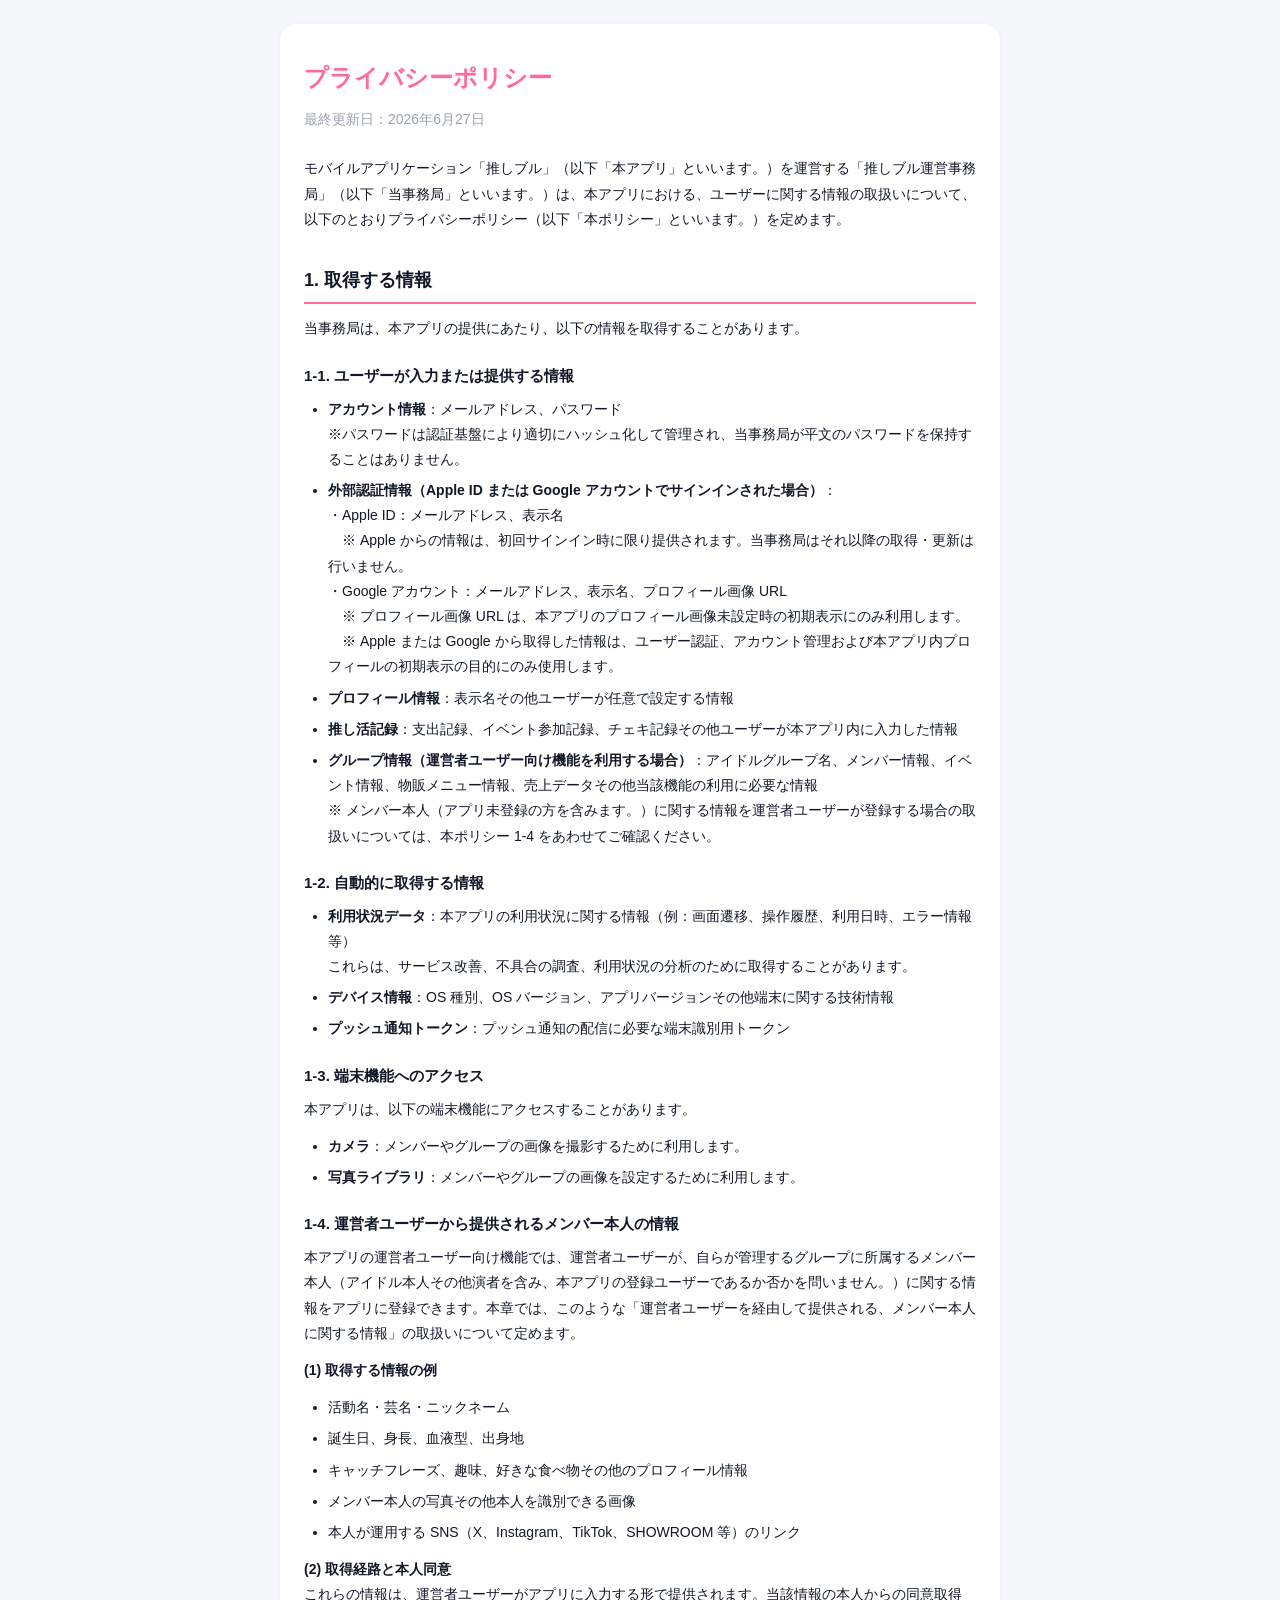
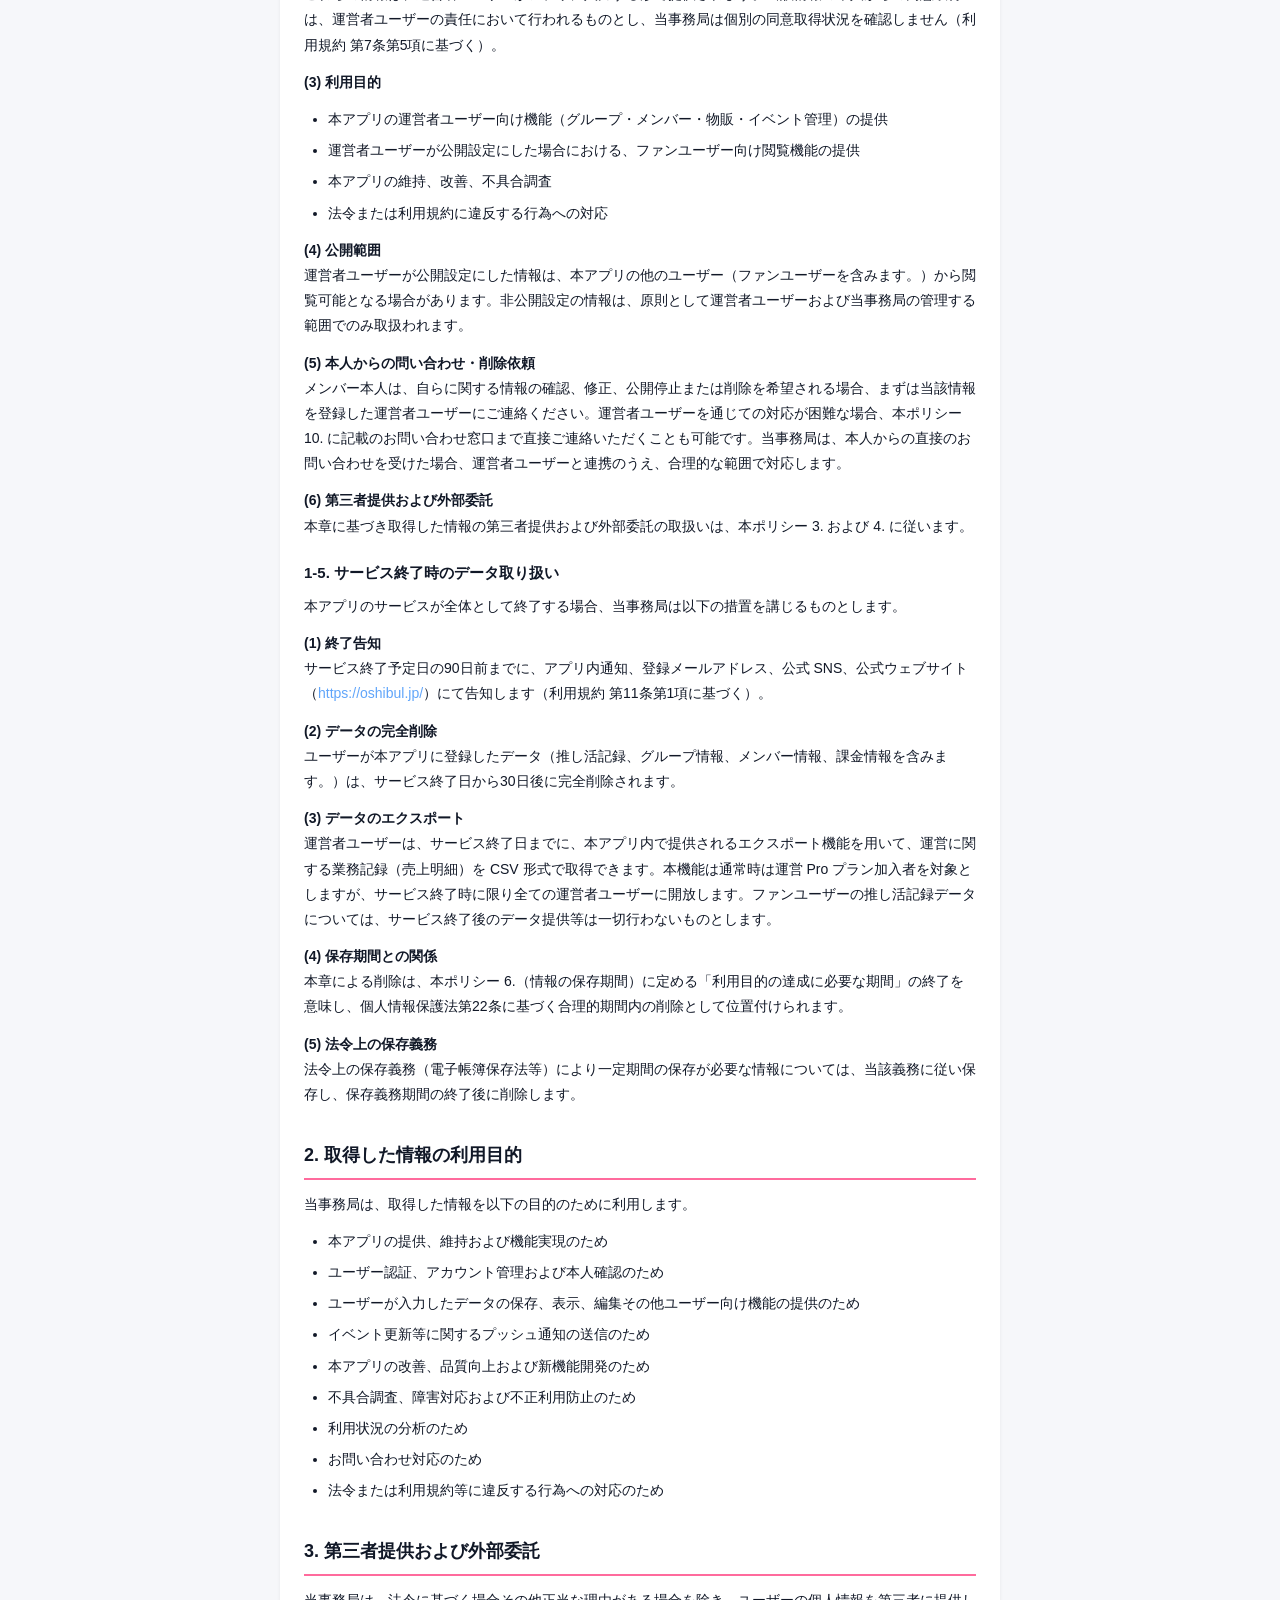
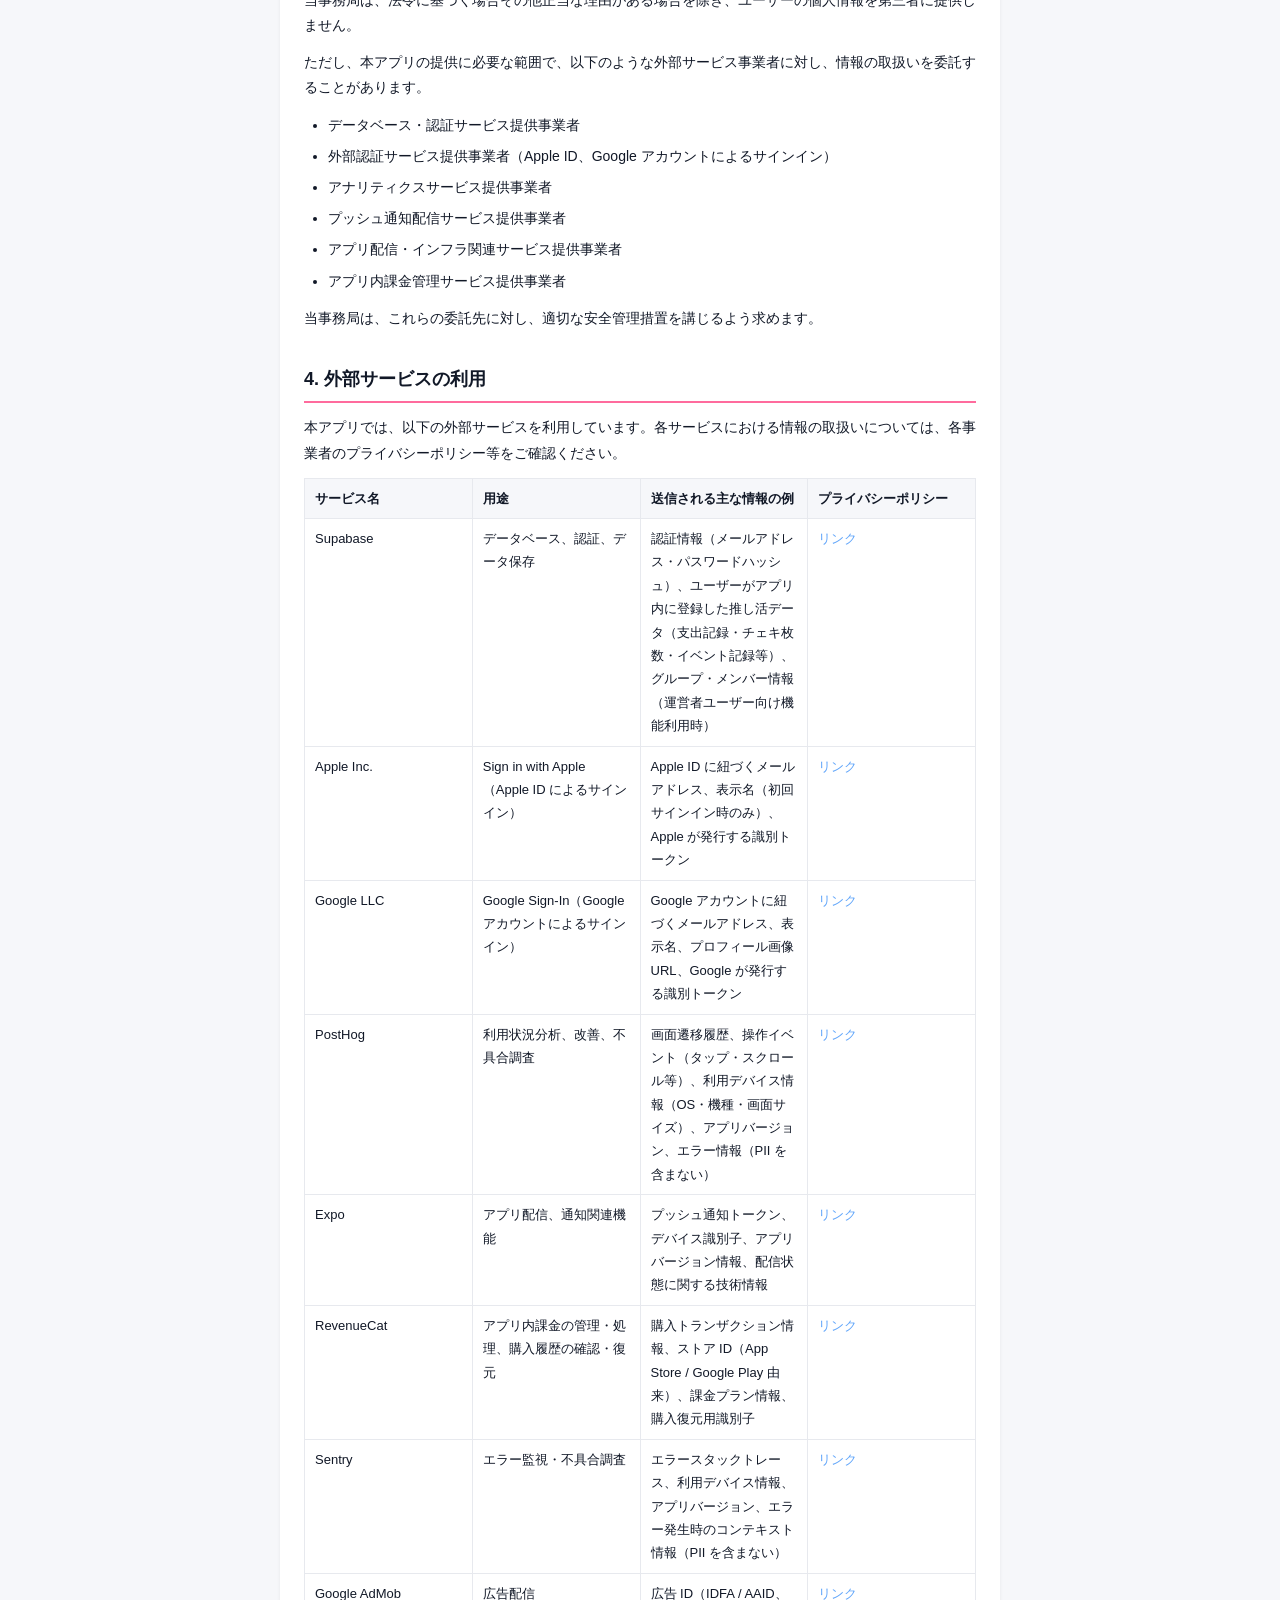
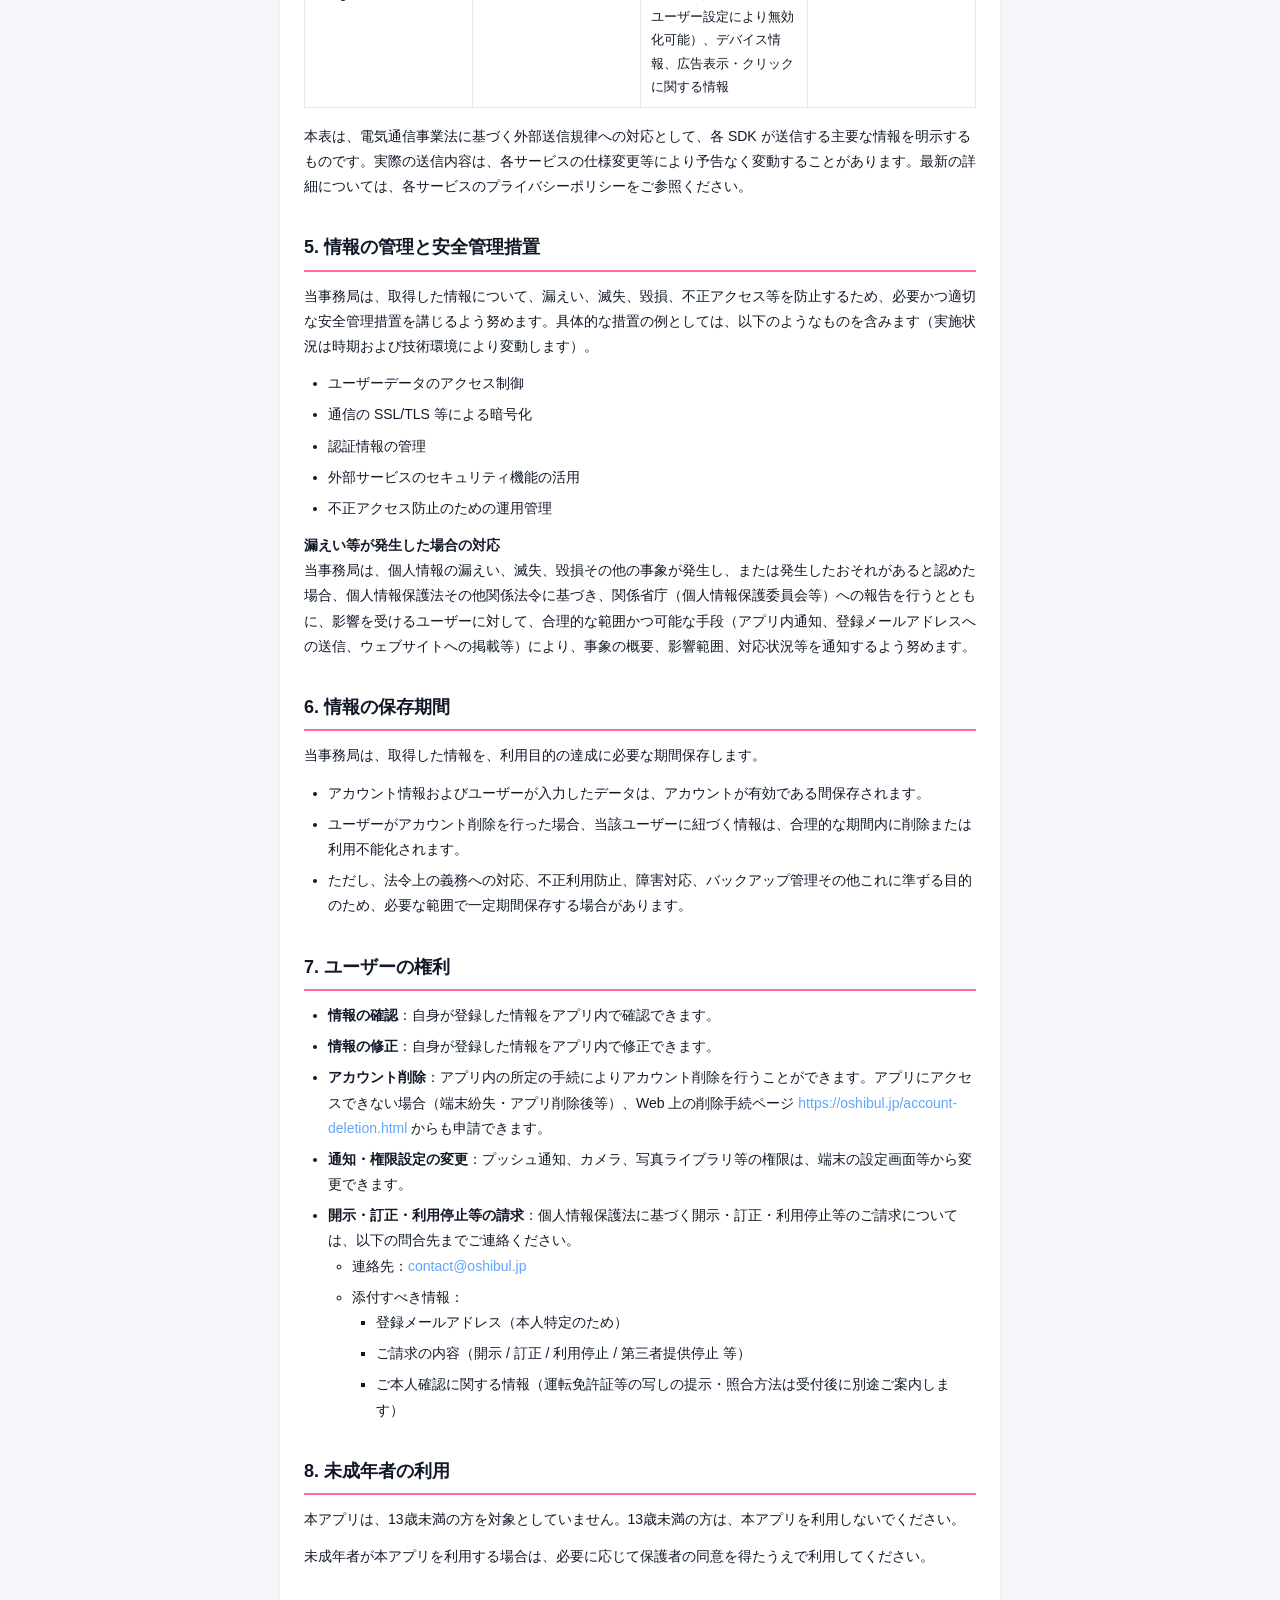
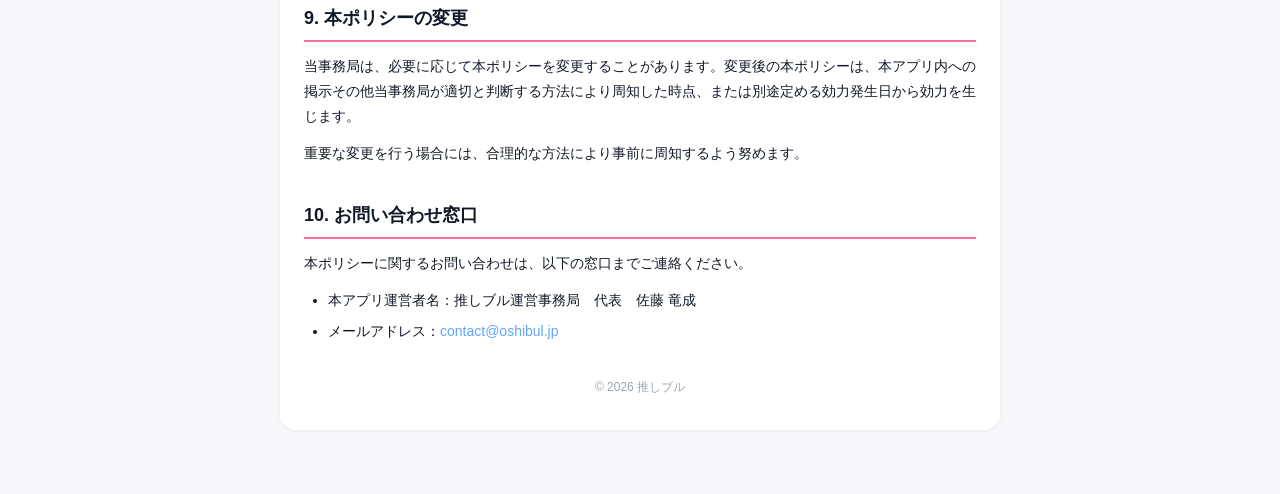
<file: privacy-policy.html>
<!DOCTYPE html>
<html lang="ja">
<head>
  <meta charset="UTF-8">
  <meta name="viewport" content="width=device-width, initial-scale=1.0">
  <title>プライバシーポリシー | 推しブル</title>
  <style>
    * { margin: 0; padding: 0; box-sizing: border-box; }
    body {
      font-family: -apple-system, BlinkMacSystemFont, 'Hiragino Sans', 'Hiragino Kaku Gothic ProN', Meiryo, sans-serif;
      color: #111827;
      background: #F6F7FA;
      line-height: 1.8;
      padding: 24px 16px 64px;
    }
    .container {
      max-width: 720px;
      margin: 0 auto;
      background: #FFFFFF;
      border-radius: 16px;
      padding: 32px 24px;
      box-shadow: 0 1px 4px rgba(0,0,0,0.06);
    }
    h1 {
      font-size: 24px;
      font-weight: 700;
      margin-bottom: 8px;
      color: #FF6B9D;
    }
    .update-date {
      font-size: 14px;
      color: #9CA3AF;
      margin-bottom: 24px;
    }
    .intro {
      font-size: 14px;
      margin-bottom: 32px;
    }
    h2 {
      font-size: 18px;
      font-weight: 700;
      margin-top: 32px;
      margin-bottom: 12px;
      padding-bottom: 6px;
      border-bottom: 2px solid #FF6B9D;
    }
    h3 {
      font-size: 15px;
      font-weight: 700;
      margin-top: 20px;
      margin-bottom: 8px;
    }
    p { font-size: 14px; margin-bottom: 12px; }
    ul, ol {
      font-size: 14px;
      margin-bottom: 12px;
      padding-left: 24px;
    }
    li { margin-bottom: 6px; }
    strong { font-weight: 700; }
    /* FB-15-2 (2026-06-05): 外部サービステーブルを縦表示でも見切れず折り返すように。 */
    table {
      width: 100%;
      table-layout: fixed;
      border-collapse: collapse;
      font-size: 13px;
      margin-bottom: 16px;
    }
    th, td {
      border: 1px solid #E7E9EE;
      padding: 8px 10px;
      text-align: left;
      vertical-align: top;
      word-break: break-word;
      overflow-wrap: anywhere;
    }
    th { background: #F6F7FA; font-weight: 700; }
    a { color: #60A5FA; text-decoration: none; }
    a:hover { text-decoration: underline; }
    .footer {
      text-align: center;
      margin-top: 32px;
      font-size: 12px;
      color: #9CA3AF;
    }
  </style>
</head>
<body>
  <div class="container">
    <h1>プライバシーポリシー</h1>
    <p class="update-date">最終更新日：2026年6月27日</p>
    <p class="intro">モバイルアプリケーション「推しブル」（以下「本アプリ」といいます。）を運営する「推しブル運営事務局」（以下「当事務局」といいます。）は、本アプリにおける、ユーザーに関する情報の取扱いについて、以下のとおりプライバシーポリシー（以下「本ポリシー」といいます。）を定めます。</p>

    <h2>1. 取得する情報</h2>
    <p>当事務局は、本アプリの提供にあたり、以下の情報を取得することがあります。</p>

    <h3>1-1. ユーザーが入力または提供する情報</h3>
    <ul>
      <li><strong>アカウント情報</strong>：メールアドレス、パスワード<br>※パスワードは認証基盤により適切にハッシュ化して管理され、当事務局が平文のパスワードを保持することはありません。</li>
      <li><strong>外部認証情報（Apple ID または Google アカウントでサインインされた場合）</strong>：<br>・Apple ID：メールアドレス、表示名<br>　※ Apple からの情報は、初回サインイン時に限り提供されます。当事務局はそれ以降の取得・更新は行いません。<br>・Google アカウント：メールアドレス、表示名、プロフィール画像 URL<br>　※ プロフィール画像 URL は、本アプリのプロフィール画像未設定時の初期表示にのみ利用します。<br>　※ Apple または Google から取得した情報は、ユーザー認証、アカウント管理および本アプリ内プロフィールの初期表示の目的にのみ使用します。</li>
      <li><strong>プロフィール情報</strong>：表示名その他ユーザーが任意で設定する情報</li>
      <li><strong>推し活記録</strong>：支出記録、イベント参加記録、チェキ記録その他ユーザーが本アプリ内に入力した情報</li>
      <li><strong>グループ情報（運営者ユーザー向け機能を利用する場合）</strong>：アイドルグループ名、メンバー情報、イベント情報、物販メニュー情報、売上データその他当該機能の利用に必要な情報<br>※ メンバー本人（アプリ未登録の方を含みます。）に関する情報を運営者ユーザーが登録する場合の取扱いについては、本ポリシー 1-4 をあわせてご確認ください。</li>
    </ul>

    <h3>1-2. 自動的に取得する情報</h3>
    <ul>
      <li><strong>利用状況データ</strong>：本アプリの利用状況に関する情報（例：画面遷移、操作履歴、利用日時、エラー情報等）<br>これらは、サービス改善、不具合の調査、利用状況の分析のために取得することがあります。</li>
      <li><strong>デバイス情報</strong>：OS 種別、OS バージョン、アプリバージョンその他端末に関する技術情報</li>
      <li><strong>プッシュ通知トークン</strong>：プッシュ通知の配信に必要な端末識別用トークン</li>
    </ul>

    <h3>1-3. 端末機能へのアクセス</h3>
    <p>本アプリは、以下の端末機能にアクセスすることがあります。</p>
    <ul>
      <li><strong>カメラ</strong>：メンバーやグループの画像を撮影するために利用します。</li>
      <li><strong>写真ライブラリ</strong>：メンバーやグループの画像を設定するために利用します。</li>
    </ul>

    <h3>1-4. 運営者ユーザーから提供されるメンバー本人の情報</h3>
    <p>本アプリの運営者ユーザー向け機能では、運営者ユーザーが、自らが管理するグループに所属するメンバー本人（アイドル本人その他演者を含み、本アプリの登録ユーザーであるか否かを問いません。）に関する情報をアプリに登録できます。本章では、このような「運営者ユーザーを経由して提供される、メンバー本人に関する情報」の取扱いについて定めます。</p>

    <p><strong>(1) 取得する情報の例</strong></p>
    <ul>
      <li>活動名・芸名・ニックネーム</li>
      <li>誕生日、身長、血液型、出身地</li>
      <li>キャッチフレーズ、趣味、好きな食べ物その他のプロフィール情報</li>
      <li>メンバー本人の写真その他本人を識別できる画像</li>
      <li>本人が運用する SNS（X、Instagram、TikTok、SHOWROOM 等）のリンク</li>
    </ul>

    <p><strong>(2) 取得経路と本人同意</strong><br>
    これらの情報は、運営者ユーザーがアプリに入力する形で提供されます。当該情報の本人からの同意取得は、運営者ユーザーの責任において行われるものとし、当事務局は個別の同意取得状況を確認しません（利用規約 第7条第5項に基づく）。</p>

    <p><strong>(3) 利用目的</strong></p>
    <ul>
      <li>本アプリの運営者ユーザー向け機能（グループ・メンバー・物販・イベント管理）の提供</li>
      <li>運営者ユーザーが公開設定にした場合における、ファンユーザー向け閲覧機能の提供</li>
      <li>本アプリの維持、改善、不具合調査</li>
      <li>法令または利用規約に違反する行為への対応</li>
    </ul>

    <p><strong>(4) 公開範囲</strong><br>
    運営者ユーザーが公開設定にした情報は、本アプリの他のユーザー（ファンユーザーを含みます。）から閲覧可能となる場合があります。非公開設定の情報は、原則として運営者ユーザーおよび当事務局の管理する範囲でのみ取扱われます。</p>

    <p><strong>(5) 本人からの問い合わせ・削除依頼</strong><br>
    メンバー本人は、自らに関する情報の確認、修正、公開停止または削除を希望される場合、まずは当該情報を登録した運営者ユーザーにご連絡ください。運営者ユーザーを通じての対応が困難な場合、本ポリシー 10. に記載のお問い合わせ窓口まで直接ご連絡いただくことも可能です。当事務局は、本人からの直接のお問い合わせを受けた場合、運営者ユーザーと連携のうえ、合理的な範囲で対応します。</p>

    <p><strong>(6) 第三者提供および外部委託</strong><br>
    本章に基づき取得した情報の第三者提供および外部委託の取扱いは、本ポリシー 3. および 4. に従います。</p>

    <h3>1-5. サービス終了時のデータ取り扱い</h3>
    <p>本アプリのサービスが全体として終了する場合、当事務局は以下の措置を講じるものとします。</p>

    <p><strong>(1) 終了告知</strong><br>
    サービス終了予定日の90日前までに、アプリ内通知、登録メールアドレス、公式 SNS、公式ウェブサイト（<a href="https://oshibul.jp/">https://oshibul.jp/</a>）にて告知します（利用規約 第11条第1項に基づく）。</p>

    <p><strong>(2) データの完全削除</strong><br>
    ユーザーが本アプリに登録したデータ（推し活記録、グループ情報、メンバー情報、課金情報を含みます。）は、サービス終了日から30日後に完全削除されます。</p>

    <p><strong>(3) データのエクスポート</strong><br>
    運営者ユーザーは、サービス終了日までに、本アプリ内で提供されるエクスポート機能を用いて、運営に関する業務記録（売上明細）を CSV 形式で取得できます。本機能は通常時は運営 Pro プラン加入者を対象としますが、サービス終了時に限り全ての運営者ユーザーに開放します。ファンユーザーの推し活記録データについては、サービス終了後のデータ提供等は一切行わないものとします。</p>

    <p><strong>(4) 保存期間との関係</strong><br>
    本章による削除は、本ポリシー 6.（情報の保存期間）に定める「利用目的の達成に必要な期間」の終了を意味し、個人情報保護法第22条に基づく合理的期間内の削除として位置付けられます。</p>

    <p><strong>(5) 法令上の保存義務</strong><br>
    法令上の保存義務（電子帳簿保存法等）により一定期間の保存が必要な情報については、当該義務に従い保存し、保存義務期間の終了後に削除します。</p>

    <h2>2. 取得した情報の利用目的</h2>
    <p>当事務局は、取得した情報を以下の目的のために利用します。</p>
    <ul>
      <li>本アプリの提供、維持および機能実現のため</li>
      <li>ユーザー認証、アカウント管理および本人確認のため</li>
      <li>ユーザーが入力したデータの保存、表示、編集その他ユーザー向け機能の提供のため</li>
      <li>イベント更新等に関するプッシュ通知の送信のため</li>
      <li>本アプリの改善、品質向上および新機能開発のため</li>
      <li>不具合調査、障害対応および不正利用防止のため</li>
      <li>利用状況の分析のため</li>
      <li>お問い合わせ対応のため</li>
      <li>法令または利用規約等に違反する行為への対応のため</li>
    </ul>

    <h2>3. 第三者提供および外部委託</h2>
    <p>当事務局は、法令に基づく場合その他正当な理由がある場合を除き、ユーザーの個人情報を第三者に提供しません。</p>
    <p>ただし、本アプリの提供に必要な範囲で、以下のような外部サービス事業者に対し、情報の取扱いを委託することがあります。</p>
    <ul>
      <li>データベース・認証サービス提供事業者</li>
      <li>外部認証サービス提供事業者（Apple ID、Google アカウントによるサインイン）</li>
      <li>アナリティクスサービス提供事業者</li>
      <li>プッシュ通知配信サービス提供事業者</li>
      <li>アプリ配信・インフラ関連サービス提供事業者</li>
      <li>アプリ内課金管理サービス提供事業者</li>
    </ul>
    <p>当事務局は、これらの委託先に対し、適切な安全管理措置を講じるよう求めます。</p>

    <h2>4. 外部サービスの利用</h2>
    <p>本アプリでは、以下の外部サービスを利用しています。各サービスにおける情報の取扱いについては、各事業者のプライバシーポリシー等をご確認ください。</p>
    <table>
      <thead>
        <tr>
          <th>サービス名</th>
          <th>用途</th>
          <th>送信される主な情報の例</th>
          <th>プライバシーポリシー</th>
        </tr>
      </thead>
      <tbody>
        <tr>
          <td>Supabase</td>
          <td>データベース、認証、データ保存</td>
          <td>認証情報（メールアドレス・パスワードハッシュ）、ユーザーがアプリ内に登録した推し活データ（支出記録・チェキ枚数・イベント記録等）、グループ・メンバー情報（運営者ユーザー向け機能利用時）</td>
          <td><a href="https://supabase.com/privacy" target="_blank" rel="noopener">リンク</a></td>
        </tr>
        <tr>
          <td>Apple Inc.</td>
          <td>Sign in with Apple（Apple ID によるサインイン）</td>
          <td>Apple ID に紐づくメールアドレス、表示名（初回サインイン時のみ）、Apple が発行する識別トークン</td>
          <td><a href="https://www.apple.com/legal/privacy/ja-jp/" target="_blank" rel="noopener">リンク</a></td>
        </tr>
        <tr>
          <td>Google LLC</td>
          <td>Google Sign-In（Google アカウントによるサインイン）</td>
          <td>Google アカウントに紐づくメールアドレス、表示名、プロフィール画像 URL、Google が発行する識別トークン</td>
          <td><a href="https://policies.google.com/privacy" target="_blank" rel="noopener">リンク</a></td>
        </tr>
        <tr>
          <td>PostHog</td>
          <td>利用状況分析、改善、不具合調査</td>
          <td>画面遷移履歴、操作イベント（タップ・スクロール等）、利用デバイス情報（OS・機種・画面サイズ）、アプリバージョン、エラー情報（PII を含まない）</td>
          <td><a href="https://posthog.com/privacy" target="_blank" rel="noopener">リンク</a></td>
        </tr>
        <tr>
          <td>Expo</td>
          <td>アプリ配信、通知関連機能</td>
          <td>プッシュ通知トークン、デバイス識別子、アプリバージョン情報、配信状態に関する技術情報</td>
          <td><a href="https://expo.dev/privacy" target="_blank" rel="noopener">リンク</a></td>
        </tr>
        <tr>
          <td>RevenueCat</td>
          <td>アプリ内課金の管理・処理、購入履歴の確認・復元</td>
          <td>購入トランザクション情報、ストア ID（App Store / Google Play 由来）、課金プラン情報、購入復元用識別子</td>
          <td><a href="https://www.revenuecat.com/privacy" target="_blank" rel="noopener">リンク</a></td>
        </tr>
        <tr>
          <td>Sentry</td>
          <td>エラー監視・不具合調査</td>
          <td>エラースタックトレース、利用デバイス情報、アプリバージョン、エラー発生時のコンテキスト情報（PII を含まない）</td>
          <td><a href="https://sentry.io/privacy/" target="_blank" rel="noopener">リンク</a></td>
        </tr>
        <tr>
          <td>Google AdMob</td>
          <td>広告配信</td>
          <td>広告 ID（IDFA / AAID、ユーザー設定により無効化可能）、デバイス情報、広告表示・クリックに関する情報</td>
          <td><a href="https://policies.google.com/privacy" target="_blank" rel="noopener">リンク</a></td>
        </tr>
      </tbody>
    </table>
    <p>本表は、電気通信事業法に基づく外部送信規律への対応として、各 SDK が送信する主要な情報を明示するものです。実際の送信内容は、各サービスの仕様変更等により予告なく変動することがあります。最新の詳細については、各サービスのプライバシーポリシーをご参照ください。</p>

    <h2>5. 情報の管理と安全管理措置</h2>
    <p>当事務局は、取得した情報について、漏えい、滅失、毀損、不正アクセス等を防止するため、必要かつ適切な安全管理措置を講じるよう努めます。具体的な措置の例としては、以下のようなものを含みます（実施状況は時期および技術環境により変動します）。</p>
    <ul>
      <li>ユーザーデータのアクセス制御</li>
      <li>通信の SSL/TLS 等による暗号化</li>
      <li>認証情報の管理</li>
      <li>外部サービスのセキュリティ機能の活用</li>
      <li>不正アクセス防止のための運用管理</li>
    </ul>
    <p><strong>漏えい等が発生した場合の対応</strong><br>
    当事務局は、個人情報の漏えい、滅失、毀損その他の事象が発生し、または発生したおそれがあると認めた場合、個人情報保護法その他関係法令に基づき、関係省庁（個人情報保護委員会等）への報告を行うとともに、影響を受けるユーザーに対して、合理的な範囲かつ可能な手段（アプリ内通知、登録メールアドレスへの送信、ウェブサイトへの掲載等）により、事象の概要、影響範囲、対応状況等を通知するよう努めます。</p>

    <h2>6. 情報の保存期間</h2>
    <p>当事務局は、取得した情報を、利用目的の達成に必要な期間保存します。</p>
    <ul>
      <li>アカウント情報およびユーザーが入力したデータは、アカウントが有効である間保存されます。</li>
      <li>ユーザーがアカウント削除を行った場合、当該ユーザーに紐づく情報は、合理的な期間内に削除または利用不能化されます。</li>
      <li>ただし、法令上の義務への対応、不正利用防止、障害対応、バックアップ管理その他これに準ずる目的のため、必要な範囲で一定期間保存する場合があります。</li>
    </ul>

    <h2>7. ユーザーの権利</h2>
    <ul>
      <li><strong>情報の確認</strong>：自身が登録した情報をアプリ内で確認できます。</li>
      <li><strong>情報の修正</strong>：自身が登録した情報をアプリ内で修正できます。</li>
      <li><strong>アカウント削除</strong>：アプリ内の所定の手続によりアカウント削除を行うことができます。アプリにアクセスできない場合（端末紛失・アプリ削除後等）、Web 上の削除手続ページ <a href="https://oshibul.jp/account-deletion.html">https://oshibul.jp/account-deletion.html</a> からも申請できます。</li>
      <li><strong>通知・権限設定の変更</strong>：プッシュ通知、カメラ、写真ライブラリ等の権限は、端末の設定画面等から変更できます。</li>
      <li><strong>開示・訂正・利用停止等の請求</strong>：個人情報保護法に基づく開示・訂正・利用停止等のご請求については、以下の問合先までご連絡ください。
        <ul>
          <li>連絡先：<a href="mailto:contact@oshibul.jp">contact@oshibul.jp</a></li>
          <li>添付すべき情報：
            <ul>
              <li>登録メールアドレス（本人特定のため）</li>
              <li>ご請求の内容（開示 / 訂正 / 利用停止 / 第三者提供停止 等）</li>
              <li>ご本人確認に関する情報（運転免許証等の写しの提示・照合方法は受付後に別途ご案内します）</li>
            </ul>
          </li>
        </ul>
      </li>
    </ul>

    <h2>8. 未成年者の利用</h2>
    <p>本アプリは、13歳未満の方を対象としていません。13歳未満の方は、本アプリを利用しないでください。</p>
    <p>未成年者が本アプリを利用する場合は、必要に応じて保護者の同意を得たうえで利用してください。</p>

    <h2>9. 本ポリシーの変更</h2>
    <p>当事務局は、必要に応じて本ポリシーを変更することがあります。変更後の本ポリシーは、本アプリ内への掲示その他当事務局が適切と判断する方法により周知した時点、または別途定める効力発生日から効力を生じます。</p>
    <p>重要な変更を行う場合には、合理的な方法により事前に周知するよう努めます。</p>

    <h2>10. お問い合わせ窓口</h2>
    <p>本ポリシーに関するお問い合わせは、以下の窓口までご連絡ください。</p>
    <ul>
      <li>本アプリ運営者名：推しブル運営事務局　代表　佐藤 竜成</li>
      <li>メールアドレス：<a href="mailto:contact@oshibul.jp">contact@oshibul.jp</a></li>
    </ul>

    <div class="footer">
      &copy; 2026 推しブル
    </div>
  </div>
</body>
</html>
</file>
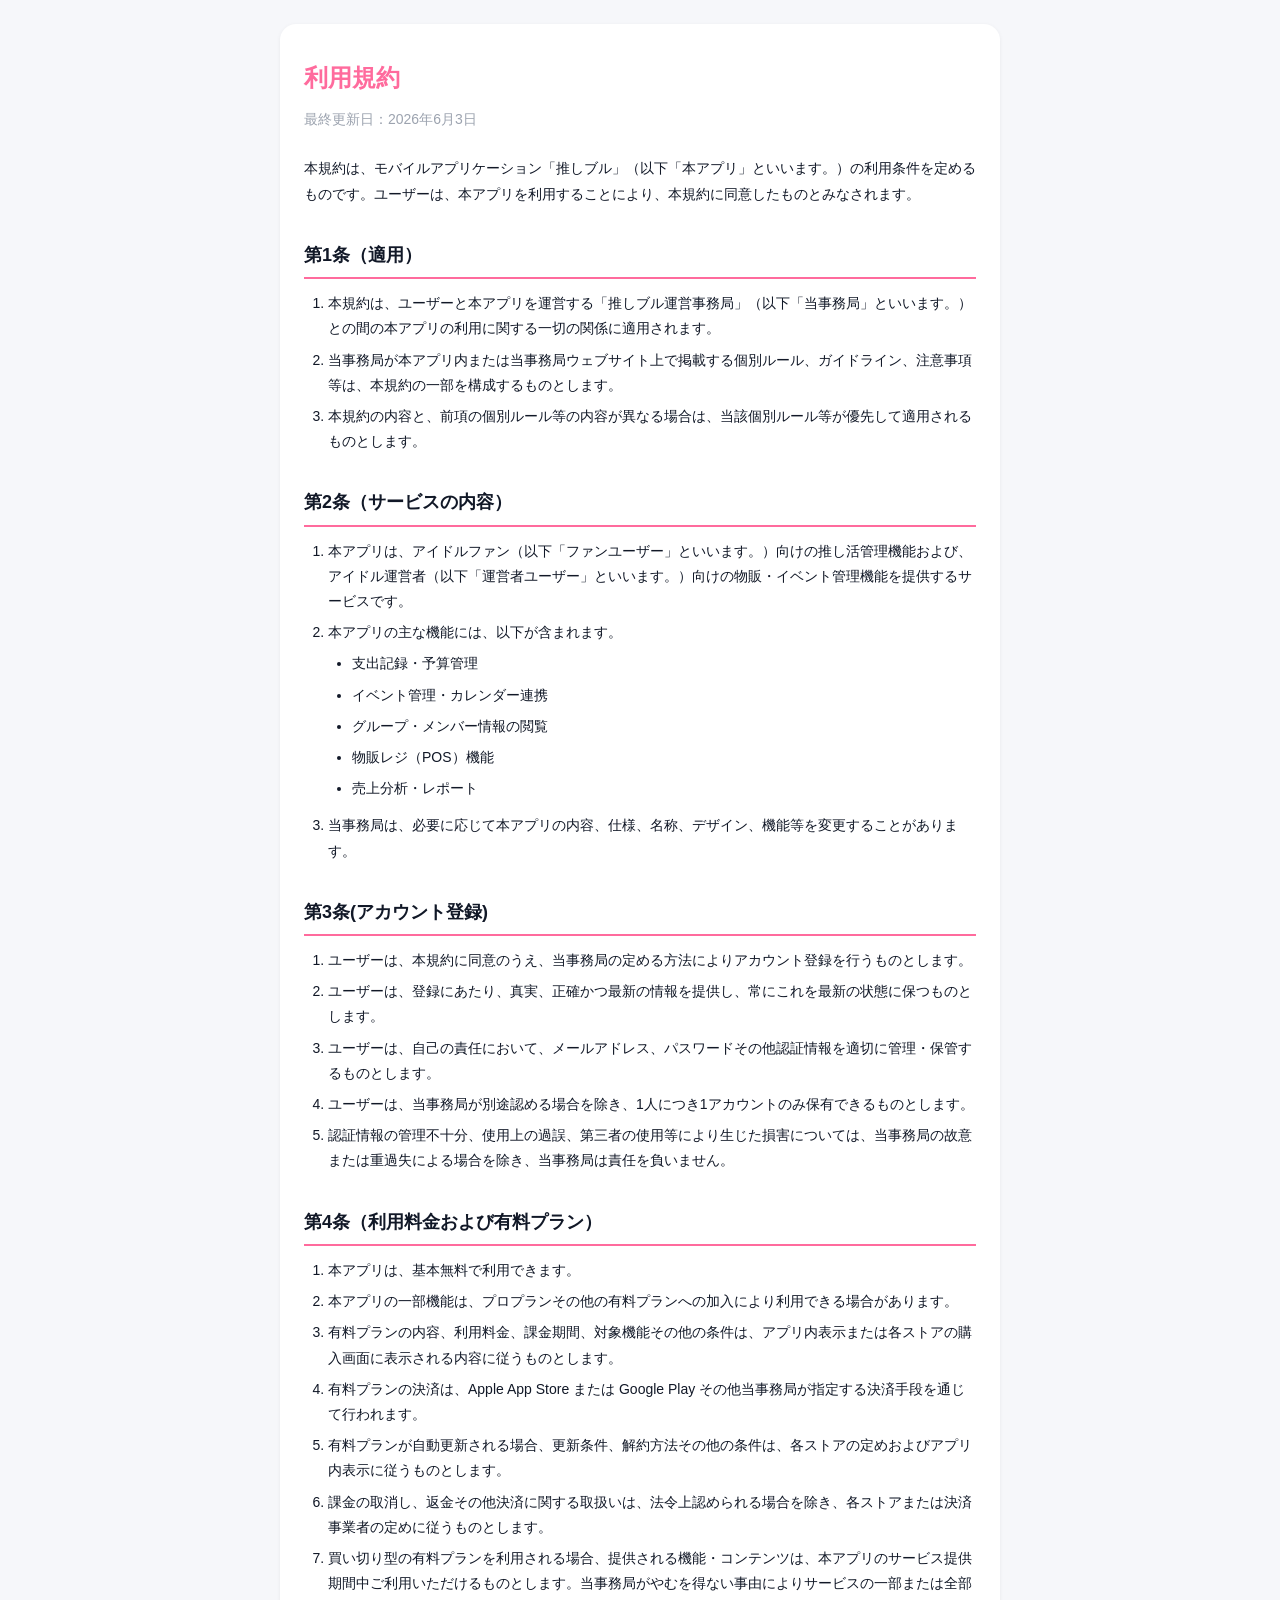
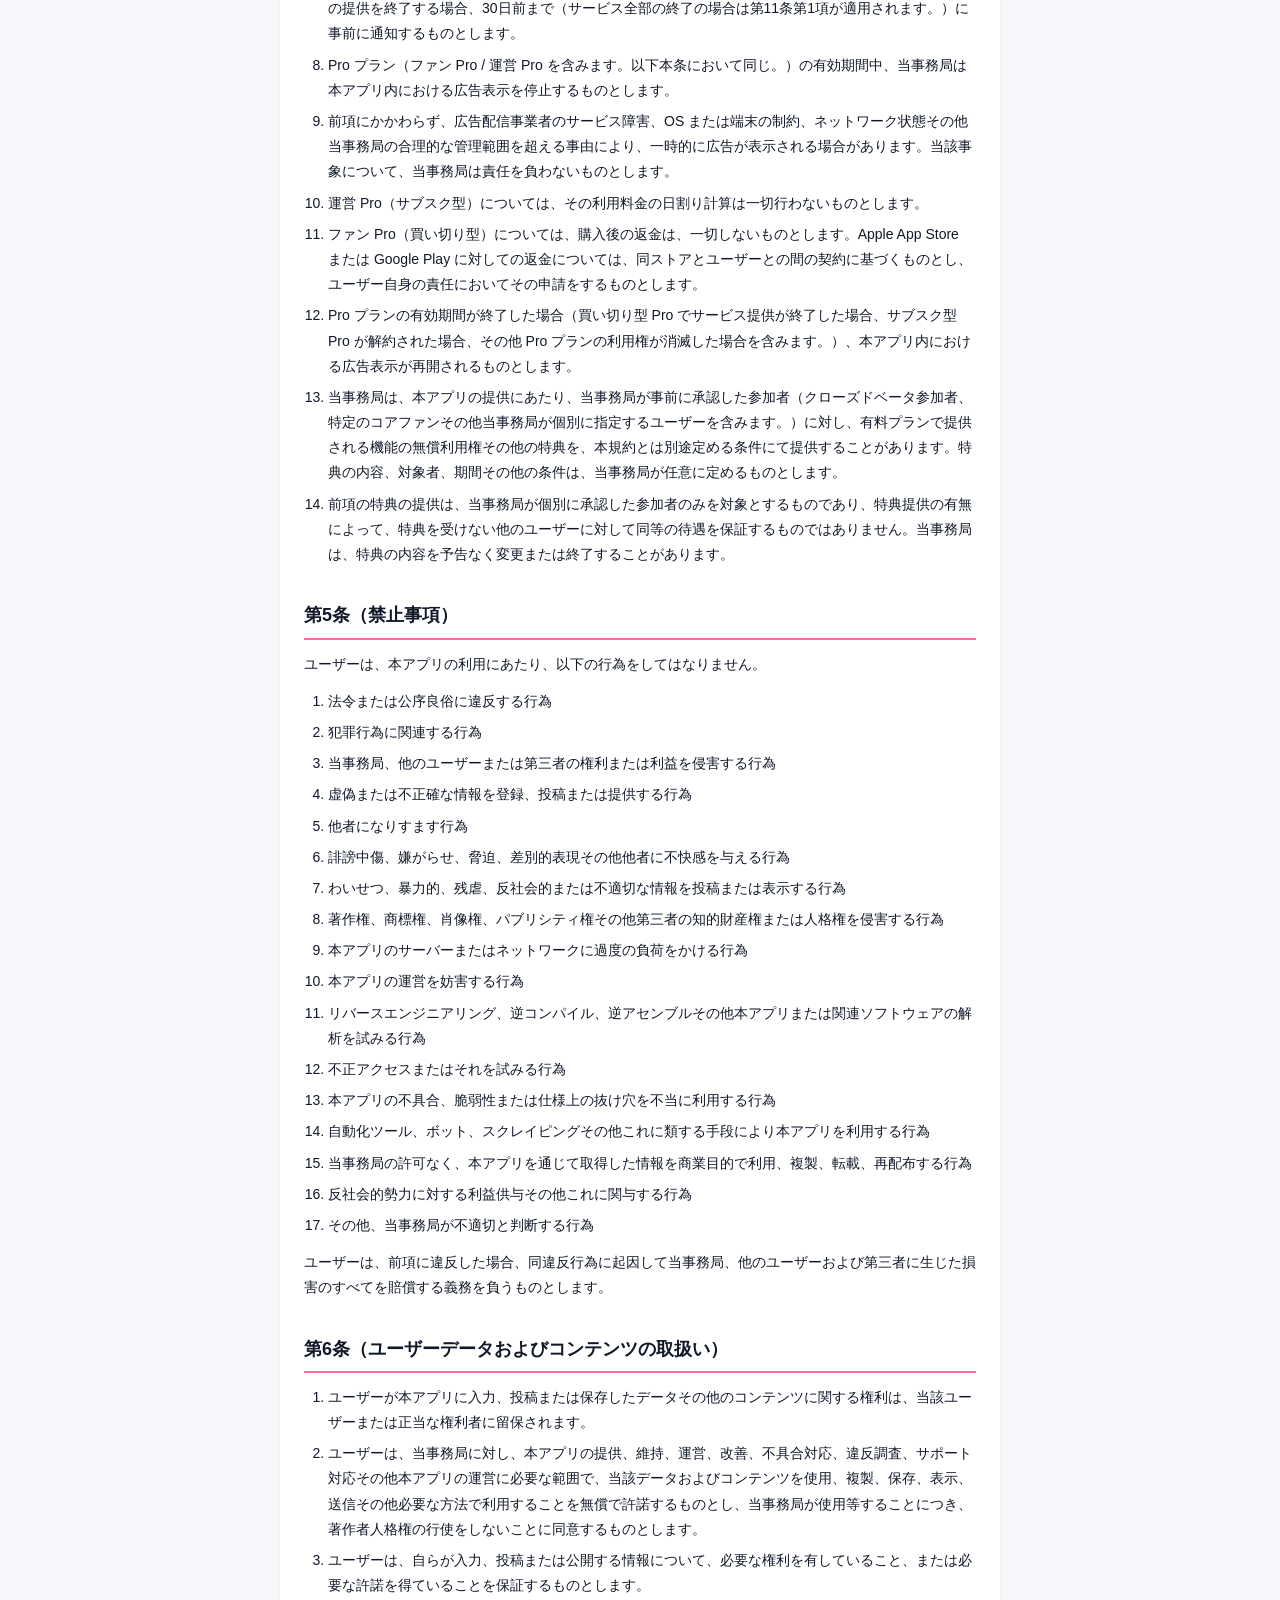
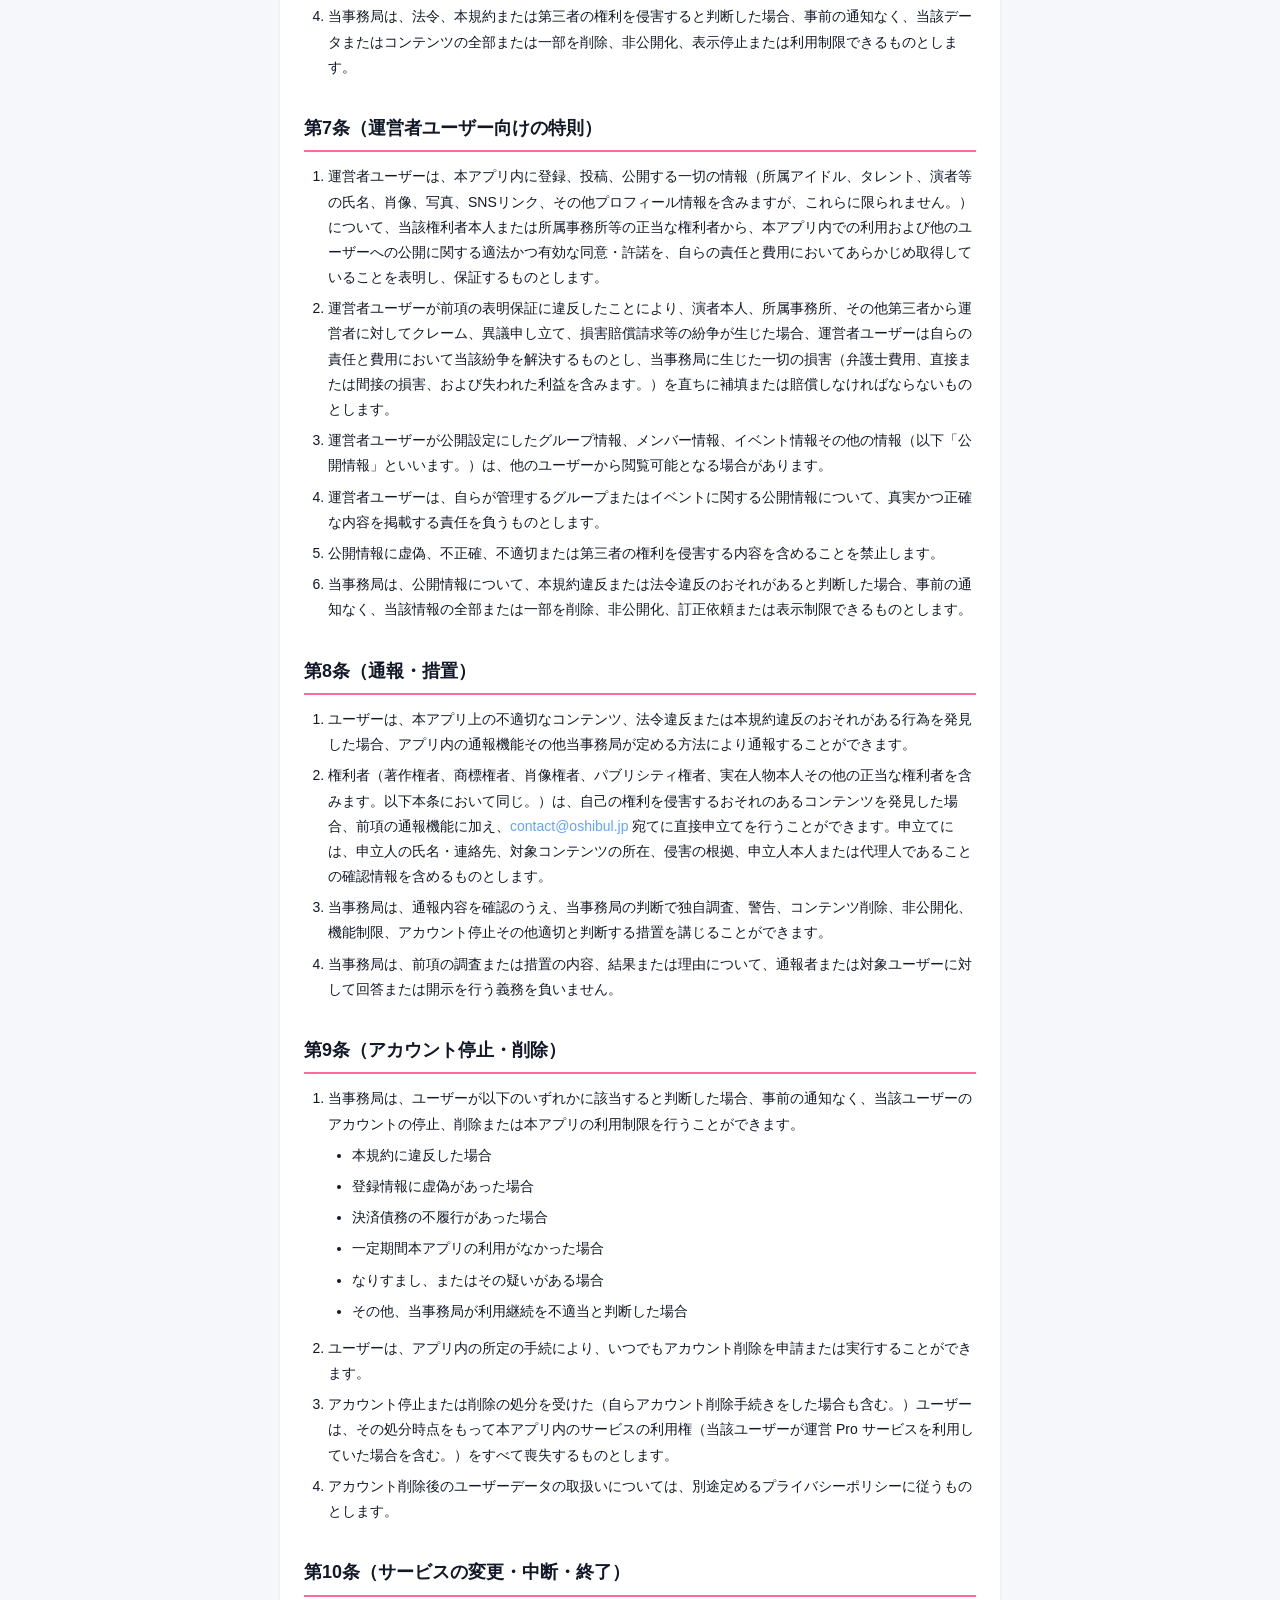
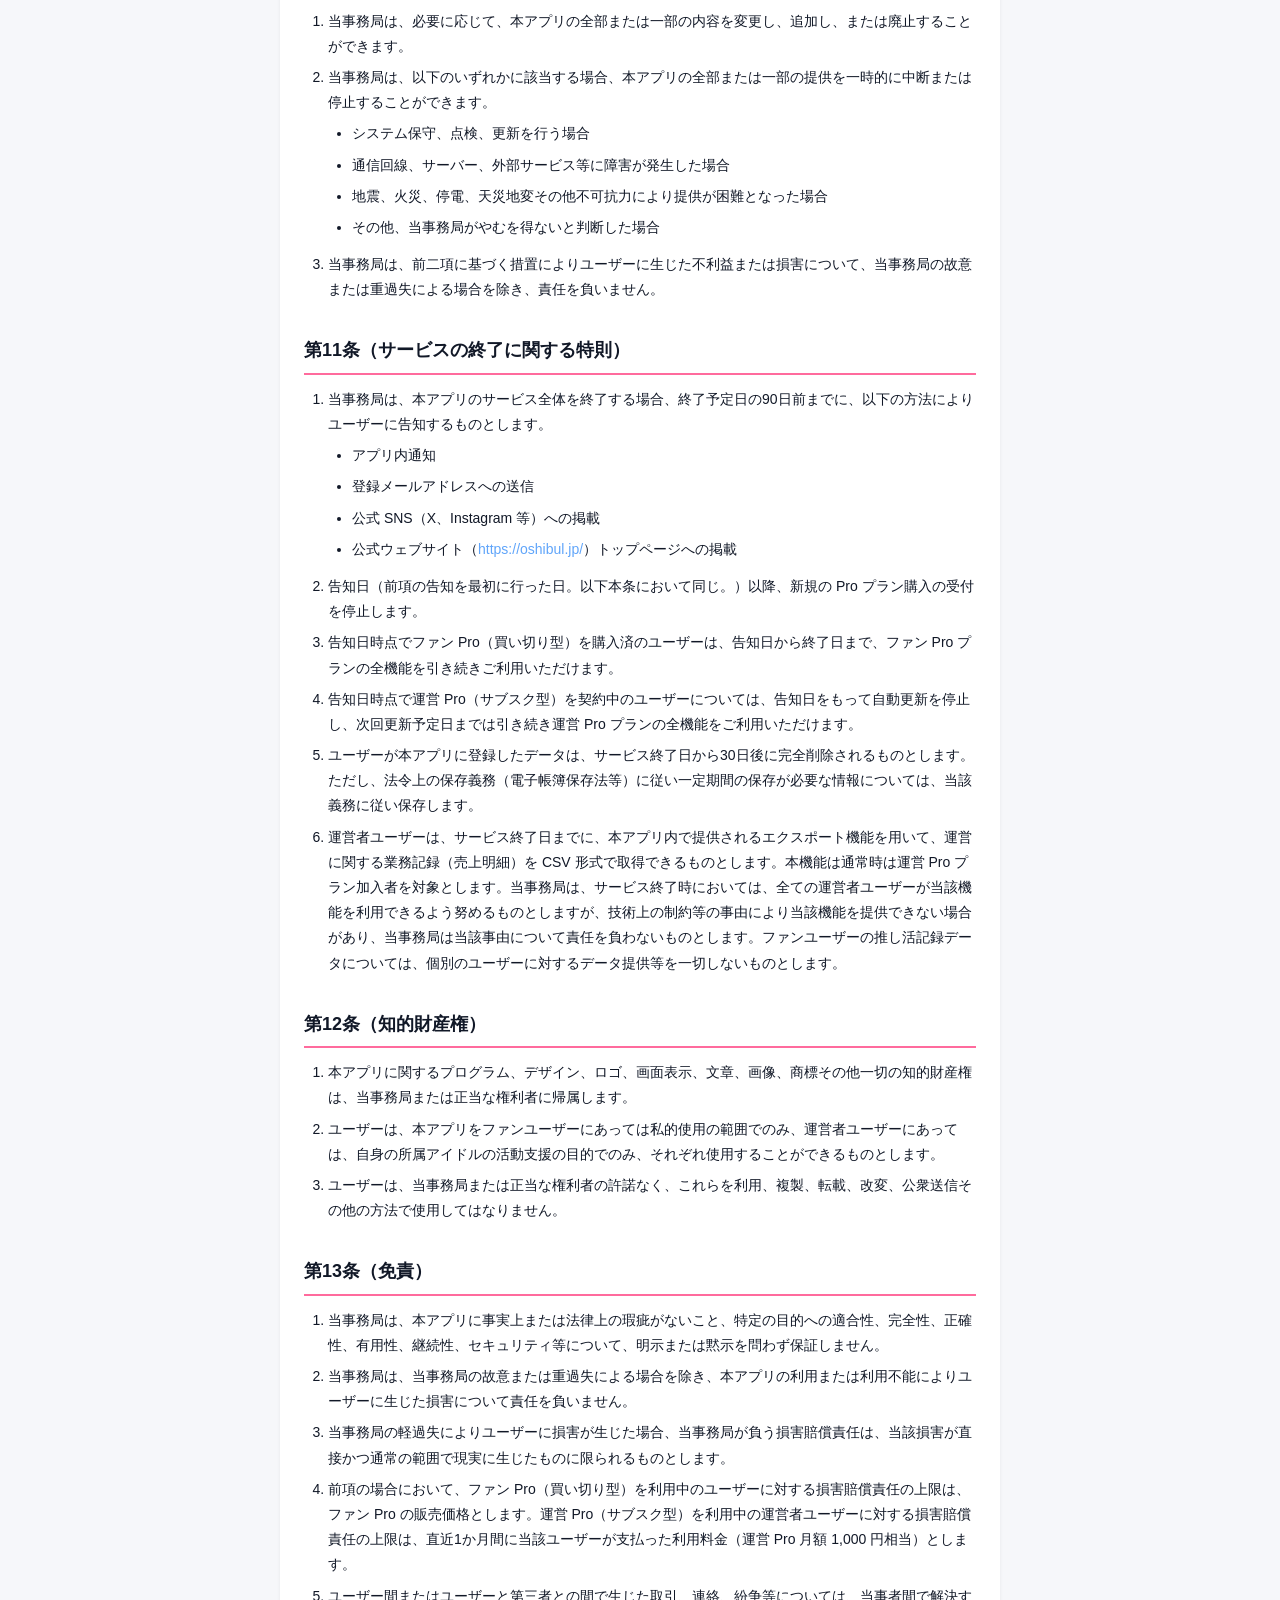
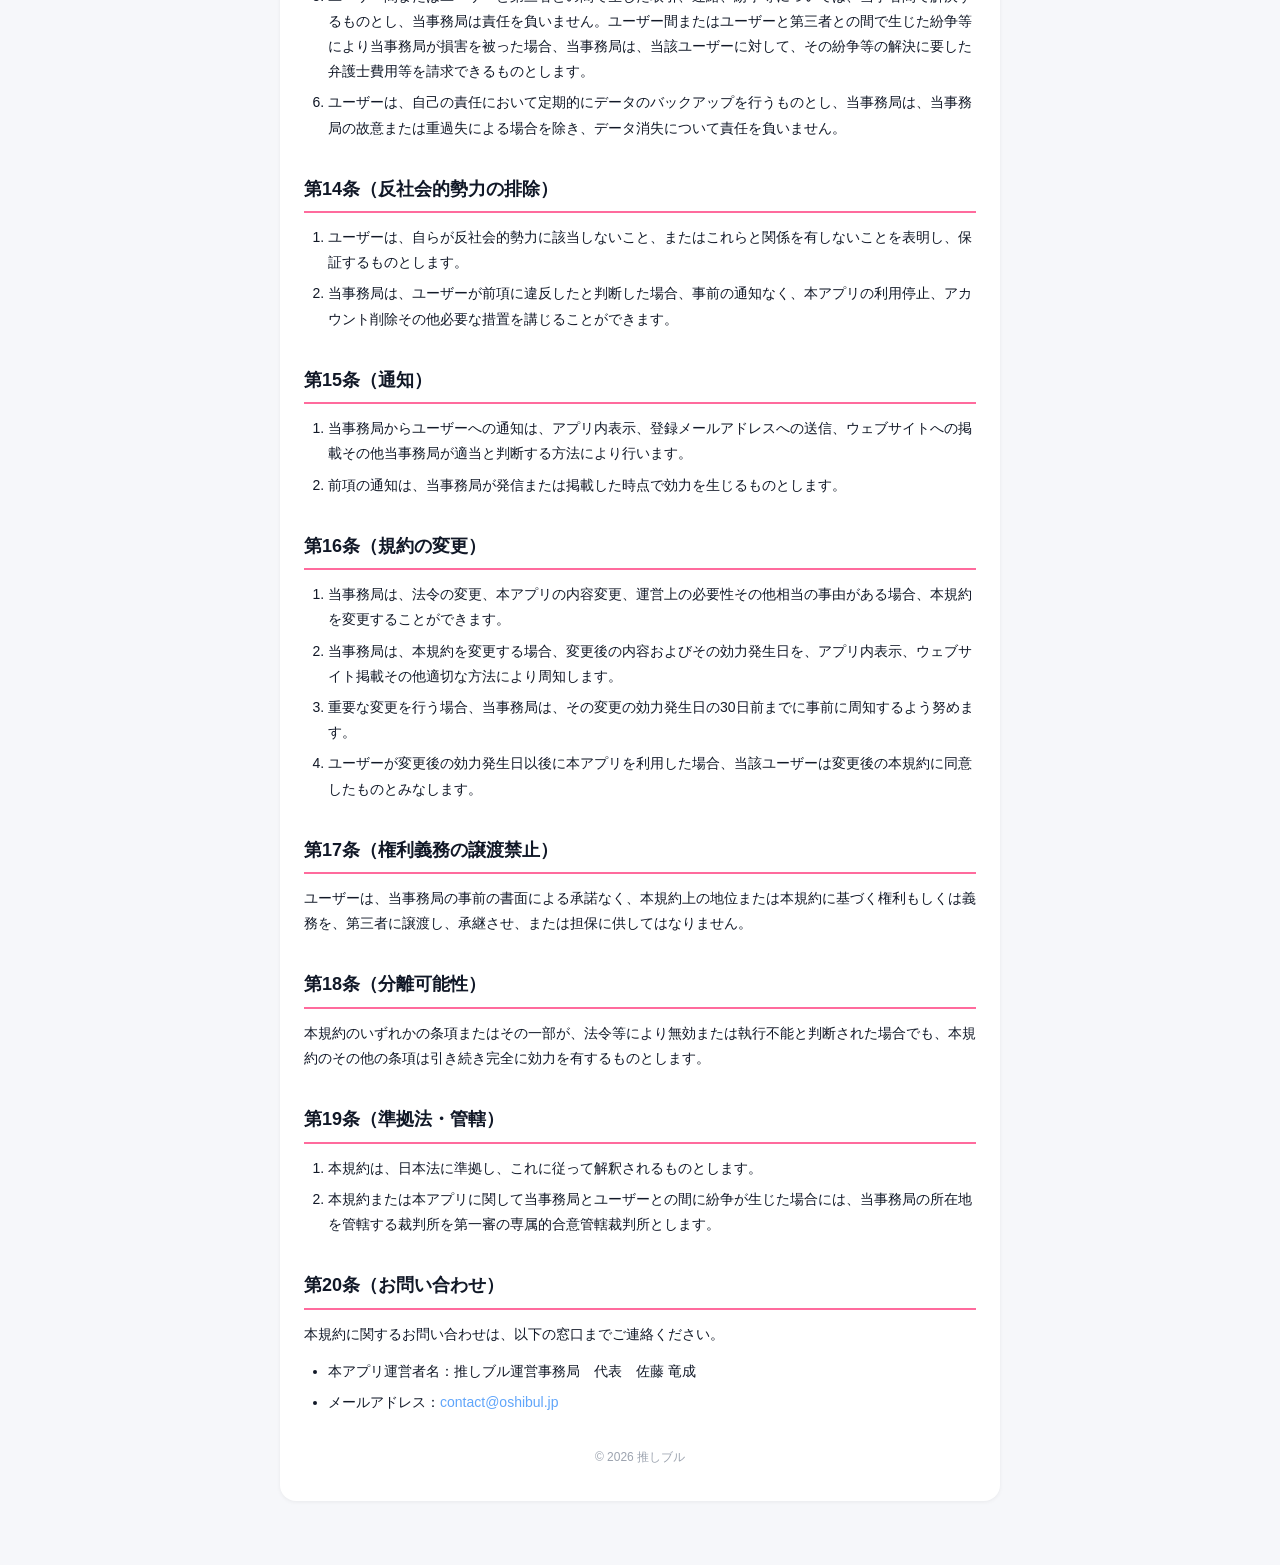
<file: terms-of-service.html>
<!DOCTYPE html>
<html lang="ja">
<head>
  <meta charset="UTF-8">
  <meta name="viewport" content="width=device-width, initial-scale=1.0">
  <title>利用規約 | 推しブル</title>
  <style>
    * { margin: 0; padding: 0; box-sizing: border-box; }
    body {
      font-family: -apple-system, BlinkMacSystemFont, 'Hiragino Sans', 'Hiragino Kaku Gothic ProN', Meiryo, sans-serif;
      color: #111827;
      background: #F6F7FA;
      line-height: 1.8;
      padding: 24px 16px 64px;
    }
    .container {
      max-width: 720px;
      margin: 0 auto;
      background: #FFFFFF;
      border-radius: 16px;
      padding: 32px 24px;
      box-shadow: 0 1px 4px rgba(0,0,0,0.06);
    }
    h1 {
      font-size: 24px;
      font-weight: 700;
      margin-bottom: 8px;
      color: #FF6B9D;
    }
    .update-date {
      font-size: 14px;
      color: #9CA3AF;
      margin-bottom: 24px;
    }
    .intro {
      font-size: 14px;
      margin-bottom: 32px;
    }
    h2 {
      font-size: 18px;
      font-weight: 700;
      margin-top: 32px;
      margin-bottom: 12px;
      padding-bottom: 6px;
      border-bottom: 2px solid #FF6B9D;
    }
    p { font-size: 14px; margin-bottom: 12px; }
    ol, ul {
      font-size: 14px;
      margin-bottom: 12px;
      padding-left: 24px;
    }
    li { margin-bottom: 6px; }
    ul.nested {
      list-style-type: disc;
      margin-top: 6px;
    }
    a { color: #60A5FA; text-decoration: none; }
    a:hover { text-decoration: underline; }
    .footer {
      text-align: center;
      margin-top: 32px;
      font-size: 12px;
      color: #9CA3AF;
    }
  </style>
</head>
<body>
  <div class="container">
    <h1>利用規約</h1>
    <p class="update-date">最終更新日：2026年6月3日</p>
    <p class="intro">本規約は、モバイルアプリケーション「推しブル」（以下「本アプリ」といいます。）の利用条件を定めるものです。ユーザーは、本アプリを利用することにより、本規約に同意したものとみなされます。</p>

    <h2>第1条（適用）</h2>
    <ol>
      <li>本規約は、ユーザーと本アプリを運営する「推しブル運営事務局」（以下「当事務局」といいます。）との間の本アプリの利用に関する一切の関係に適用されます。</li>
      <li>当事務局が本アプリ内または当事務局ウェブサイト上で掲載する個別ルール、ガイドライン、注意事項等は、本規約の一部を構成するものとします。</li>
      <li>本規約の内容と、前項の個別ルール等の内容が異なる場合は、当該個別ルール等が優先して適用されるものとします。</li>
    </ol>

    <h2>第2条（サービスの内容）</h2>
    <ol>
      <li>本アプリは、アイドルファン（以下「ファンユーザー」といいます。）向けの推し活管理機能および、アイドル運営者（以下「運営者ユーザー」といいます。）向けの物販・イベント管理機能を提供するサービスです。</li>
      <li>本アプリの主な機能には、以下が含まれます。
        <ul class="nested">
          <li>支出記録・予算管理</li>
          <li>イベント管理・カレンダー連携</li>
          <li>グループ・メンバー情報の閲覧</li>
          <li>物販レジ（POS）機能</li>
          <li>売上分析・レポート</li>
        </ul>
      </li>
      <li>当事務局は、必要に応じて本アプリの内容、仕様、名称、デザイン、機能等を変更することがあります。</li>
    </ol>

    <h2>第3条(アカウント登録)</h2>
    <ol>
      <li>ユーザーは、本規約に同意のうえ、当事務局の定める方法によりアカウント登録を行うものとします。</li>
      <li>ユーザーは、登録にあたり、真実、正確かつ最新の情報を提供し、常にこれを最新の状態に保つものとします。</li>
      <li>ユーザーは、自己の責任において、メールアドレス、パスワードその他認証情報を適切に管理・保管するものとします。</li>
      <li>ユーザーは、当事務局が別途認める場合を除き、1人につき1アカウントのみ保有できるものとします。</li>
      <li>認証情報の管理不十分、使用上の過誤、第三者の使用等により生じた損害については、当事務局の故意または重過失による場合を除き、当事務局は責任を負いません。</li>
    </ol>

    <h2>第4条（利用料金および有料プラン）</h2>
    <ol>
      <li>本アプリは、基本無料で利用できます。</li>
      <li>本アプリの一部機能は、プロプランその他の有料プランへの加入により利用できる場合があります。</li>
      <li>有料プランの内容、利用料金、課金期間、対象機能その他の条件は、アプリ内表示または各ストアの購入画面に表示される内容に従うものとします。</li>
      <li>有料プランの決済は、Apple App Store または Google Play その他当事務局が指定する決済手段を通じて行われます。</li>
      <li>有料プランが自動更新される場合、更新条件、解約方法その他の条件は、各ストアの定めおよびアプリ内表示に従うものとします。</li>
      <li>課金の取消し、返金その他決済に関する取扱いは、法令上認められる場合を除き、各ストアまたは決済事業者の定めに従うものとします。</li>
      <li>買い切り型の有料プランを利用される場合、提供される機能・コンテンツは、本アプリのサービス提供期間中ご利用いただけるものとします。当事務局がやむを得ない事由によりサービスの一部または全部の提供を終了する場合、30日前まで（サービス全部の終了の場合は第11条第1項が適用されます。）に事前に通知するものとします。</li>
      <li>Pro プラン（ファン Pro / 運営 Pro を含みます。以下本条において同じ。）の有効期間中、当事務局は本アプリ内における広告表示を停止するものとします。</li>
      <li>前項にかかわらず、広告配信事業者のサービス障害、OS または端末の制約、ネットワーク状態その他当事務局の合理的な管理範囲を超える事由により、一時的に広告が表示される場合があります。当該事象について、当事務局は責任を負わないものとします。</li>
      <li>運営 Pro（サブスク型）については、その利用料金の日割り計算は一切行わないものとします。</li>
      <li>ファン Pro（買い切り型）については、購入後の返金は、一切しないものとします。Apple App Store または Google Play に対しての返金については、同ストアとユーザーとの間の契約に基づくものとし、ユーザー自身の責任においてその申請をするものとします。</li>
      <li>Pro プランの有効期間が終了した場合（買い切り型 Pro でサービス提供が終了した場合、サブスク型 Pro が解約された場合、その他 Pro プランの利用権が消滅した場合を含みます。）、本アプリ内における広告表示が再開されるものとします。</li>
      <li>当事務局は、本アプリの提供にあたり、当事務局が事前に承認した参加者（クローズドベータ参加者、特定のコアファンその他当事務局が個別に指定するユーザーを含みます。）に対し、有料プランで提供される機能の無償利用権その他の特典を、本規約とは別途定める条件にて提供することがあります。特典の内容、対象者、期間その他の条件は、当事務局が任意に定めるものとします。</li>
      <li>前項の特典の提供は、当事務局が個別に承認した参加者のみを対象とするものであり、特典提供の有無によって、特典を受けない他のユーザーに対して同等の待遇を保証するものではありません。当事務局は、特典の内容を予告なく変更または終了することがあります。</li>
    </ol>

    <h2>第5条（禁止事項）</h2>
    <p>ユーザーは、本アプリの利用にあたり、以下の行為をしてはなりません。</p>
    <ol>
      <li>法令または公序良俗に違反する行為</li>
      <li>犯罪行為に関連する行為</li>
      <li>当事務局、他のユーザーまたは第三者の権利または利益を侵害する行為</li>
      <li>虚偽または不正確な情報を登録、投稿または提供する行為</li>
      <li>他者になりすます行為</li>
      <li>誹謗中傷、嫌がらせ、脅迫、差別的表現その他他者に不快感を与える行為</li>
      <li>わいせつ、暴力的、残虐、反社会的または不適切な情報を投稿または表示する行為</li>
      <li>著作権、商標権、肖像権、パブリシティ権その他第三者の知的財産権または人格権を侵害する行為</li>
      <li>本アプリのサーバーまたはネットワークに過度の負荷をかける行為</li>
      <li>本アプリの運営を妨害する行為</li>
      <li>リバースエンジニアリング、逆コンパイル、逆アセンブルその他本アプリまたは関連ソフトウェアの解析を試みる行為</li>
      <li>不正アクセスまたはそれを試みる行為</li>
      <li>本アプリの不具合、脆弱性または仕様上の抜け穴を不当に利用する行為</li>
      <li>自動化ツール、ボット、スクレイピングその他これに類する手段により本アプリを利用する行為</li>
      <li>当事務局の許可なく、本アプリを通じて取得した情報を商業目的で利用、複製、転載、再配布する行為</li>
      <li>反社会的勢力に対する利益供与その他これに関与する行為</li>
      <li>その他、当事務局が不適切と判断する行為</li>
    </ol>
    <p>ユーザーは、前項に違反した場合、同違反行為に起因して当事務局、他のユーザーおよび第三者に生じた損害のすべてを賠償する義務を負うものとします。</p>

    <h2>第6条（ユーザーデータおよびコンテンツの取扱い）</h2>
    <ol>
      <li>ユーザーが本アプリに入力、投稿または保存したデータその他のコンテンツに関する権利は、当該ユーザーまたは正当な権利者に留保されます。</li>
      <li>ユーザーは、当事務局に対し、本アプリの提供、維持、運営、改善、不具合対応、違反調査、サポート対応その他本アプリの運営に必要な範囲で、当該データおよびコンテンツを使用、複製、保存、表示、送信その他必要な方法で利用することを無償で許諾するものとし、当事務局が使用等することにつき、著作者人格権の行使をしないことに同意するものとします。</li>
      <li>ユーザーは、自らが入力、投稿または公開する情報について、必要な権利を有していること、または必要な許諾を得ていることを保証するものとします。</li>
      <li>当事務局は、法令、本規約または第三者の権利を侵害すると判断した場合、事前の通知なく、当該データまたはコンテンツの全部または一部を削除、非公開化、表示停止または利用制限できるものとします。</li>
    </ol>

    <h2>第7条（運営者ユーザー向けの特則）</h2>
    <ol>
      <li>運営者ユーザーは、本アプリ内に登録、投稿、公開する一切の情報（所属アイドル、タレント、演者等の氏名、肖像、写真、SNSリンク、その他プロフィール情報を含みますが、これらに限られません。）について、当該権利者本人または所属事務所等の正当な権利者から、本アプリ内での利用および他のユーザーへの公開に関する適法かつ有効な同意・許諾を、自らの責任と費用においてあらかじめ取得していることを表明し、保証するものとします。</li>
      <li>運営者ユーザーが前項の表明保証に違反したことにより、演者本人、所属事務所、その他第三者から運営者に対してクレーム、異議申し立て、損害賠償請求等の紛争が生じた場合、運営者ユーザーは自らの責任と費用において当該紛争を解決するものとし、当事務局に生じた一切の損害（弁護士費用、直接または間接の損害、および失われた利益を含みます。）を直ちに補填または賠償しなければならないものとします。</li>
      <li>運営者ユーザーが公開設定にしたグループ情報、メンバー情報、イベント情報その他の情報（以下「公開情報」といいます。）は、他のユーザーから閲覧可能となる場合があります。</li>
      <li>運営者ユーザーは、自らが管理するグループまたはイベントに関する公開情報について、真実かつ正確な内容を掲載する責任を負うものとします。</li>
      <li>公開情報に虚偽、不正確、不適切または第三者の権利を侵害する内容を含めることを禁止します。</li>
      <li>当事務局は、公開情報について、本規約違反または法令違反のおそれがあると判断した場合、事前の通知なく、当該情報の全部または一部を削除、非公開化、訂正依頼または表示制限できるものとします。</li>
    </ol>

    <h2>第8条（通報・措置）</h2>
    <ol>
      <li>ユーザーは、本アプリ上の不適切なコンテンツ、法令違反または本規約違反のおそれがある行為を発見した場合、アプリ内の通報機能その他当事務局が定める方法により通報することができます。</li>
      <li>権利者（著作権者、商標権者、肖像権者、パブリシティ権者、実在人物本人その他の正当な権利者を含みます。以下本条において同じ。）は、自己の権利を侵害するおそれのあるコンテンツを発見した場合、前項の通報機能に加え、<a href="mailto:contact@oshibul.jp">contact@oshibul.jp</a> 宛てに直接申立てを行うことができます。申立てには、申立人の氏名・連絡先、対象コンテンツの所在、侵害の根拠、申立人本人または代理人であることの確認情報を含めるものとします。</li>
      <li>当事務局は、通報内容を確認のうえ、当事務局の判断で独自調査、警告、コンテンツ削除、非公開化、機能制限、アカウント停止その他適切と判断する措置を講じることができます。</li>
      <li>当事務局は、前項の調査または措置の内容、結果または理由について、通報者または対象ユーザーに対して回答または開示を行う義務を負いません。</li>
    </ol>

    <h2>第9条（アカウント停止・削除）</h2>
    <ol>
      <li>当事務局は、ユーザーが以下のいずれかに該当すると判断した場合、事前の通知なく、当該ユーザーのアカウントの停止、削除または本アプリの利用制限を行うことができます。
        <ul class="nested">
          <li>本規約に違反した場合</li>
          <li>登録情報に虚偽があった場合</li>
          <li>決済債務の不履行があった場合</li>
          <li>一定期間本アプリの利用がなかった場合</li>
          <li>なりすまし、またはその疑いがある場合</li>
          <li>その他、当事務局が利用継続を不適当と判断した場合</li>
        </ul>
      </li>
      <li>ユーザーは、アプリ内の所定の手続により、いつでもアカウント削除を申請または実行することができます。</li>
      <li>アカウント停止または削除の処分を受けた（自らアカウント削除手続きをした場合も含む。）ユーザーは、その処分時点をもって本アプリ内のサービスの利用権（当該ユーザーが運営 Pro サービスを利用していた場合を含む。）をすべて喪失するものとします。</li>
      <li>アカウント削除後のユーザーデータの取扱いについては、別途定めるプライバシーポリシーに従うものとします。</li>
    </ol>

    <h2>第10条（サービスの変更・中断・終了）</h2>
    <ol>
      <li>当事務局は、必要に応じて、本アプリの全部または一部の内容を変更し、追加し、または廃止することができます。</li>
      <li>当事務局は、以下のいずれかに該当する場合、本アプリの全部または一部の提供を一時的に中断または停止することができます。
        <ul class="nested">
          <li>システム保守、点検、更新を行う場合</li>
          <li>通信回線、サーバー、外部サービス等に障害が発生した場合</li>
          <li>地震、火災、停電、天災地変その他不可抗力により提供が困難となった場合</li>
          <li>その他、当事務局がやむを得ないと判断した場合</li>
        </ul>
      </li>
      <li>当事務局は、前二項に基づく措置によりユーザーに生じた不利益または損害について、当事務局の故意または重過失による場合を除き、責任を負いません。</li>
    </ol>

    <h2>第11条（サービスの終了に関する特則）</h2>
    <ol>
      <li>当事務局は、本アプリのサービス全体を終了する場合、終了予定日の90日前までに、以下の方法によりユーザーに告知するものとします。
        <ul class="nested">
          <li>アプリ内通知</li>
          <li>登録メールアドレスへの送信</li>
          <li>公式 SNS（X、Instagram 等）への掲載</li>
          <li>公式ウェブサイト（<a href="https://oshibul.jp/">https://oshibul.jp/</a>）トップページへの掲載</li>
        </ul>
      </li>
      <li>告知日（前項の告知を最初に行った日。以下本条において同じ。）以降、新規の Pro プラン購入の受付を停止します。</li>
      <li>告知日時点でファン Pro（買い切り型）を購入済のユーザーは、告知日から終了日まで、ファン Pro プランの全機能を引き続きご利用いただけます。</li>
      <li>告知日時点で運営 Pro（サブスク型）を契約中のユーザーについては、告知日をもって自動更新を停止し、次回更新予定日までは引き続き運営 Pro プランの全機能をご利用いただけます。</li>
      <li>ユーザーが本アプリに登録したデータは、サービス終了日から30日後に完全削除されるものとします。ただし、法令上の保存義務（電子帳簿保存法等）に従い一定期間の保存が必要な情報については、当該義務に従い保存します。</li>
      <li>運営者ユーザーは、サービス終了日までに、本アプリ内で提供されるエクスポート機能を用いて、運営に関する業務記録（売上明細）を CSV 形式で取得できるものとします。本機能は通常時は運営 Pro プラン加入者を対象とします。当事務局は、サービス終了時においては、全ての運営者ユーザーが当該機能を利用できるよう努めるものとしますが、技術上の制約等の事由により当該機能を提供できない場合があり、当事務局は当該事由について責任を負わないものとします。ファンユーザーの推し活記録データについては、個別のユーザーに対するデータ提供等を一切しないものとします。</li>
    </ol>

    <h2>第12条（知的財産権）</h2>
    <ol>
      <li>本アプリに関するプログラム、デザイン、ロゴ、画面表示、文章、画像、商標その他一切の知的財産権は、当事務局または正当な権利者に帰属します。</li>
      <li>ユーザーは、本アプリをファンユーザーにあっては私的使用の範囲でのみ、運営者ユーザーにあっては、自身の所属アイドルの活動支援の目的でのみ、それぞれ使用することができるものとします。</li>
      <li>ユーザーは、当事務局または正当な権利者の許諾なく、これらを利用、複製、転載、改変、公衆送信その他の方法で使用してはなりません。</li>
    </ol>

    <h2>第13条（免責）</h2>
    <ol>
      <li>当事務局は、本アプリに事実上または法律上の瑕疵がないこと、特定の目的への適合性、完全性、正確性、有用性、継続性、セキュリティ等について、明示または黙示を問わず保証しません。</li>
      <li>当事務局は、当事務局の故意または重過失による場合を除き、本アプリの利用または利用不能によりユーザーに生じた損害について責任を負いません。</li>
      <li>当事務局の軽過失によりユーザーに損害が生じた場合、当事務局が負う損害賠償責任は、当該損害が直接かつ通常の範囲で現実に生じたものに限られるものとします。</li>
      <li>前項の場合において、ファン Pro（買い切り型）を利用中のユーザーに対する損害賠償責任の上限は、ファン Pro の販売価格とします。運営 Pro（サブスク型）を利用中の運営者ユーザーに対する損害賠償責任の上限は、直近1か月間に当該ユーザーが支払った利用料金（運営 Pro 月額 1,000 円相当）とします。</li>
      <li>ユーザー間またはユーザーと第三者との間で生じた取引、連絡、紛争等については、当事者間で解決するものとし、当事務局は責任を負いません。ユーザー間またはユーザーと第三者との間で生じた紛争等により当事務局が損害を被った場合、当事務局は、当該ユーザーに対して、その紛争等の解決に要した弁護士費用等を請求できるものとします。</li>
      <li>ユーザーは、自己の責任において定期的にデータのバックアップを行うものとし、当事務局は、当事務局の故意または重過失による場合を除き、データ消失について責任を負いません。</li>
    </ol>

    <h2>第14条（反社会的勢力の排除）</h2>
    <ol>
      <li>ユーザーは、自らが反社会的勢力に該当しないこと、またはこれらと関係を有しないことを表明し、保証するものとします。</li>
      <li>当事務局は、ユーザーが前項に違反したと判断した場合、事前の通知なく、本アプリの利用停止、アカウント削除その他必要な措置を講じることができます。</li>
    </ol>

    <h2>第15条（通知）</h2>
    <ol>
      <li>当事務局からユーザーへの通知は、アプリ内表示、登録メールアドレスへの送信、ウェブサイトへの掲載その他当事務局が適当と判断する方法により行います。</li>
      <li>前項の通知は、当事務局が発信または掲載した時点で効力を生じるものとします。</li>
    </ol>

    <h2>第16条（規約の変更）</h2>
    <ol>
      <li>当事務局は、法令の変更、本アプリの内容変更、運営上の必要性その他相当の事由がある場合、本規約を変更することができます。</li>
      <li>当事務局は、本規約を変更する場合、変更後の内容およびその効力発生日を、アプリ内表示、ウェブサイト掲載その他適切な方法により周知します。</li>
      <li>重要な変更を行う場合、当事務局は、その変更の効力発生日の30日前までに事前に周知するよう努めます。</li>
      <li>ユーザーが変更後の効力発生日以後に本アプリを利用した場合、当該ユーザーは変更後の本規約に同意したものとみなします。</li>
    </ol>

    <h2>第17条（権利義務の譲渡禁止）</h2>
    <p>ユーザーは、当事務局の事前の書面による承諾なく、本規約上の地位または本規約に基づく権利もしくは義務を、第三者に譲渡し、承継させ、または担保に供してはなりません。</p>

    <h2>第18条（分離可能性）</h2>
    <p>本規約のいずれかの条項またはその一部が、法令等により無効または執行不能と判断された場合でも、本規約のその他の条項は引き続き完全に効力を有するものとします。</p>

    <h2>第19条（準拠法・管轄）</h2>
    <ol>
      <li>本規約は、日本法に準拠し、これに従って解釈されるものとします。</li>
      <li>本規約または本アプリに関して当事務局とユーザーとの間に紛争が生じた場合には、当事務局の所在地を管轄する裁判所を第一審の専属的合意管轄裁判所とします。</li>
    </ol>

    <h2>第20条（お問い合わせ）</h2>
    <p>本規約に関するお問い合わせは、以下の窓口までご連絡ください。</p>
    <ul>
      <li>本アプリ運営者名：推しブル運営事務局　代表　佐藤 竜成</li>
      <li>メールアドレス：<a href="mailto:contact@oshibul.jp">contact@oshibul.jp</a></li>
    </ul>

    <div class="footer">
      &copy; 2026 推しブル
    </div>
  </div>
</body>
</html>
</file>
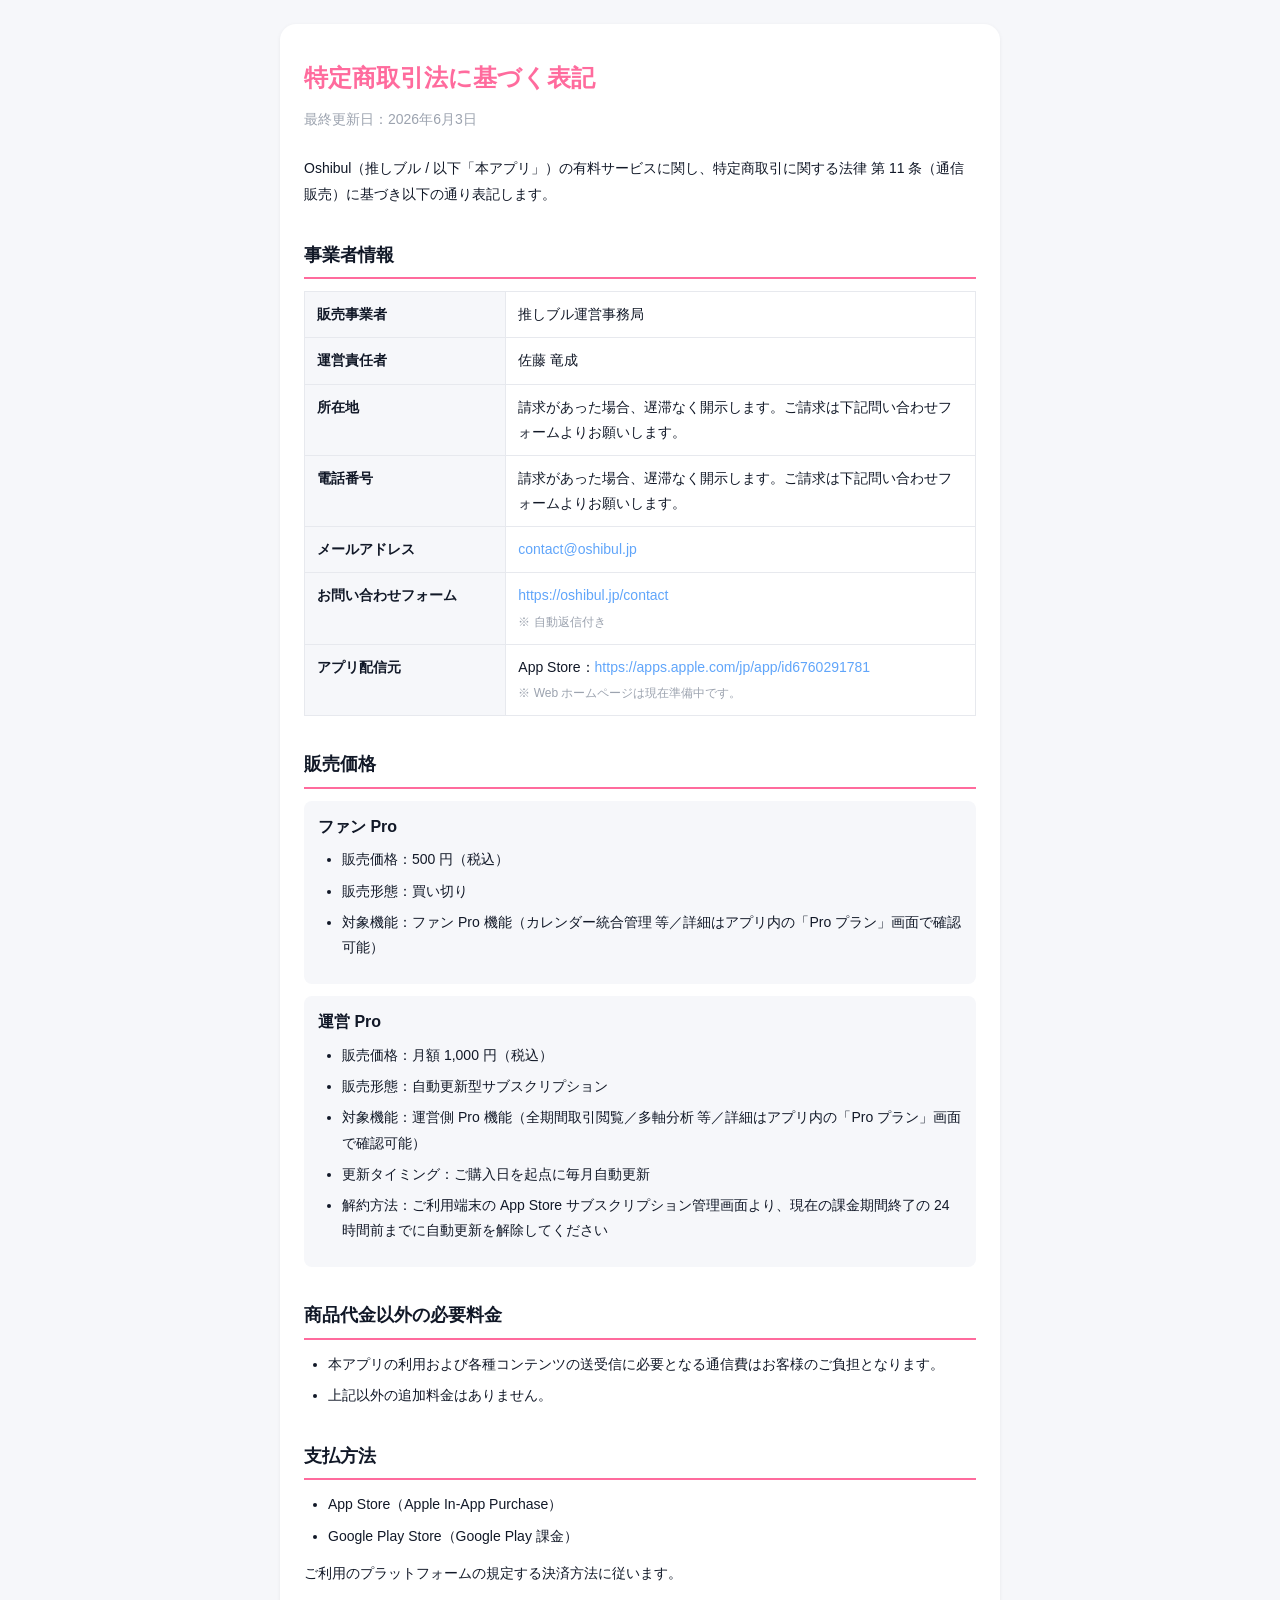
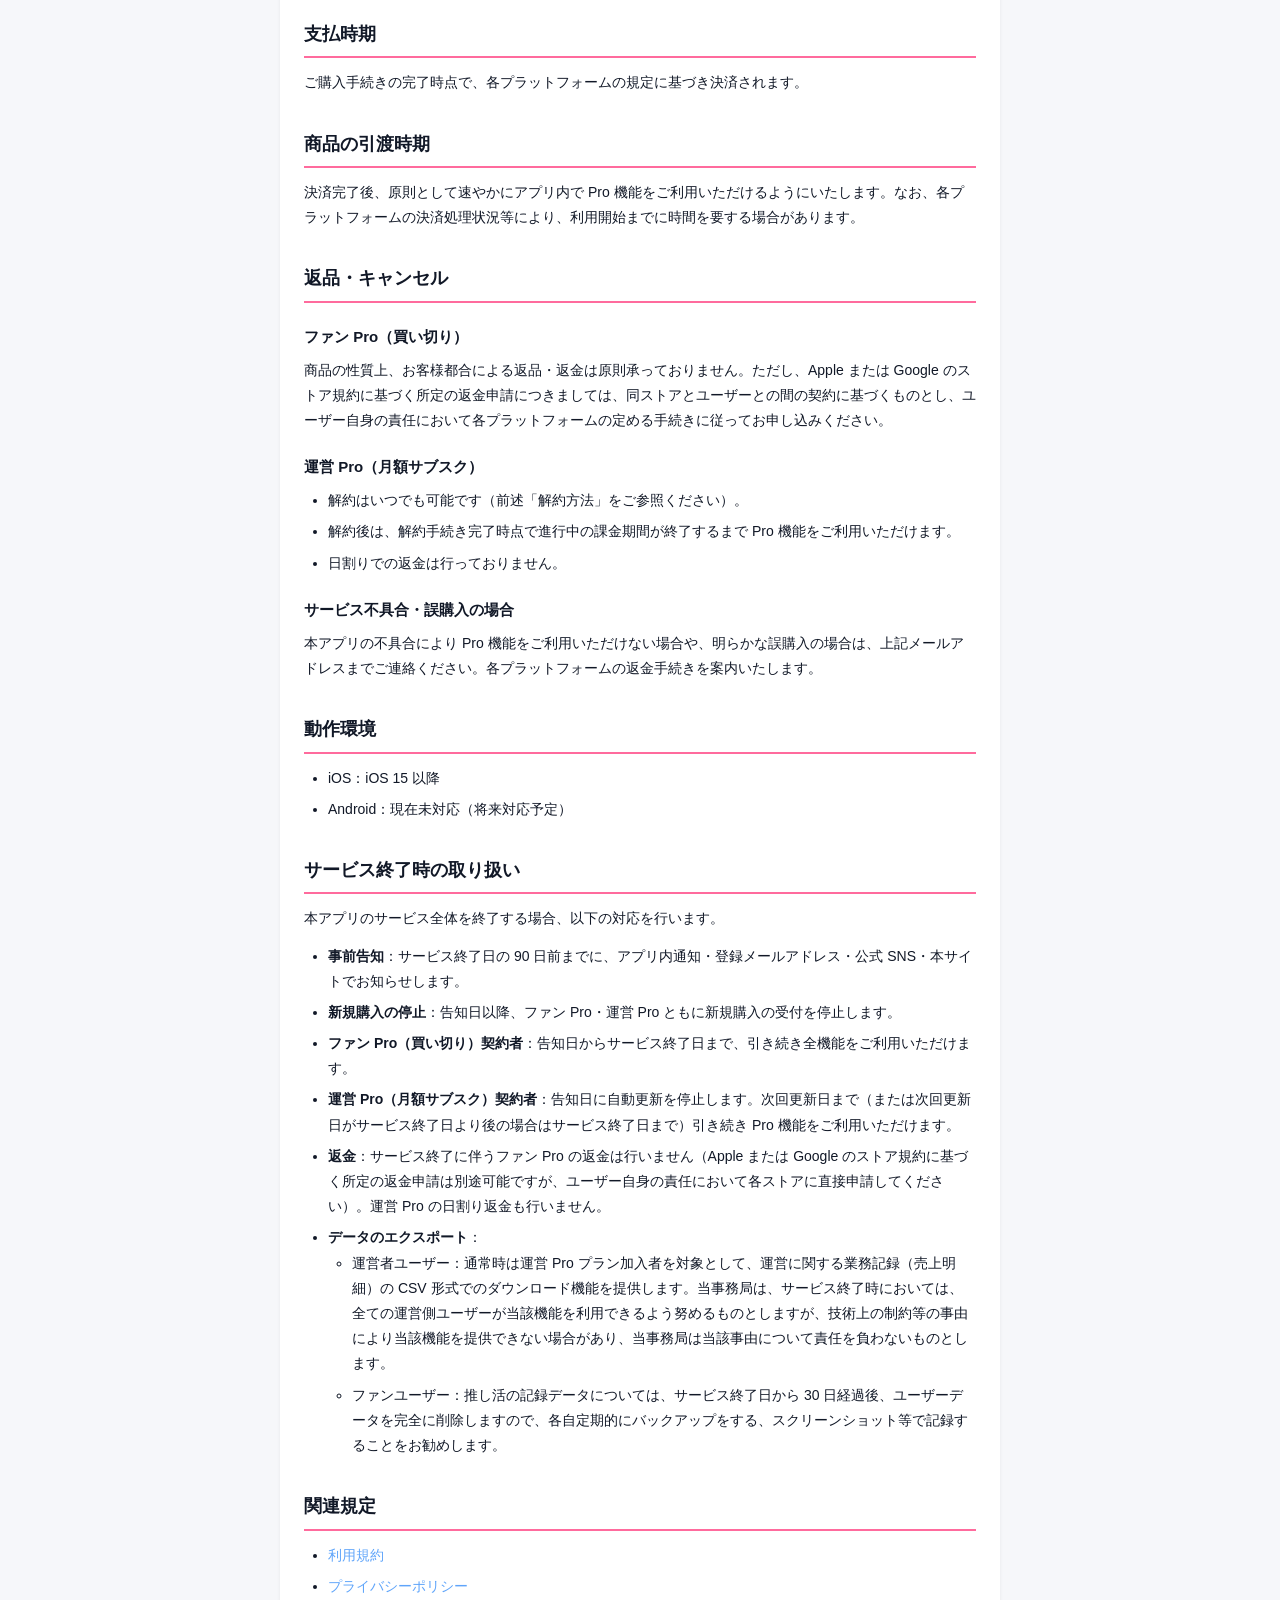
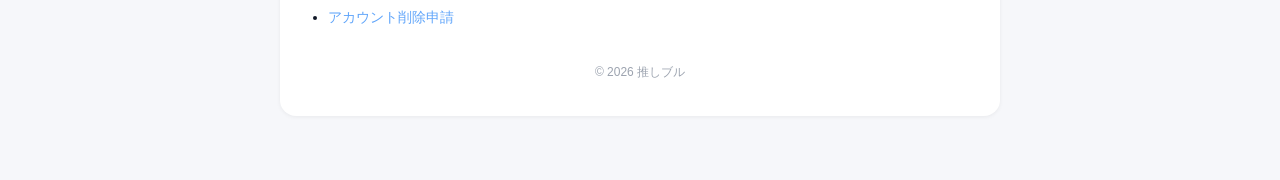
<file: tokushoho.html>
<!DOCTYPE html>
<html lang="ja">
<head>
  <meta charset="UTF-8">
  <meta name="viewport" content="width=device-width, initial-scale=1.0">
  <title>特定商取引法に基づく表記 | 推しブル</title>
  <style>
    * { margin: 0; padding: 0; box-sizing: border-box; }
    body {
      font-family: -apple-system, BlinkMacSystemFont, 'Hiragino Sans', 'Hiragino Kaku Gothic ProN', Meiryo, sans-serif;
      color: #111827;
      background: #F6F7FA;
      line-height: 1.8;
      padding: 24px 16px 64px;
    }
    .container {
      max-width: 720px;
      margin: 0 auto;
      background: #FFFFFF;
      border-radius: 16px;
      padding: 32px 24px;
      box-shadow: 0 1px 4px rgba(0,0,0,0.06);
    }
    h1 {
      font-size: 24px;
      font-weight: 700;
      margin-bottom: 8px;
      color: #FF6B9D;
    }
    .update-date {
      font-size: 14px;
      color: #9CA3AF;
      margin-bottom: 24px;
    }
    .intro {
      font-size: 14px;
      margin-bottom: 32px;
    }
    h2 {
      font-size: 18px;
      font-weight: 700;
      margin-top: 32px;
      margin-bottom: 12px;
      padding-bottom: 6px;
      border-bottom: 2px solid #FF6B9D;
    }
    h3 {
      font-size: 15px;
      font-weight: 700;
      margin-top: 20px;
      margin-bottom: 8px;
    }
    p { font-size: 14px; margin-bottom: 12px; }
    ul, ol {
      font-size: 14px;
      margin-bottom: 12px;
      padding-left: 24px;
    }
    li { margin-bottom: 6px; }
    strong { font-weight: 700; }
    /* FB-15-2 (2026-06-05): スマホ縦表示でテーブル横スクロール / セル見切れ解消。
       table-layout: fixed + word-break + overflow-wrap で長文セルを折り返し。
       th の width: 30% は維持（ラベル列確保）/ white-space: nowrap 撤去（狭幅横溢れの真因）。 */
    table {
      width: 100%;
      table-layout: fixed;
      border-collapse: collapse;
      font-size: 14px;
      margin-bottom: 16px;
    }
    th, td {
      border: 1px solid #E7E9EE;
      padding: 10px 12px;
      text-align: left;
      vertical-align: top;
      word-break: break-word;
      overflow-wrap: anywhere;
    }
    th {
      background: #F6F7FA;
      font-weight: 700;
      width: 30%;
    }
    a { color: #60A5FA; text-decoration: none; }
    a:hover { text-decoration: underline; }
    .price-block {
      background: #F6F7FA;
      border-radius: 8px;
      padding: 12px 14px;
      margin-bottom: 12px;
    }
    .price-block:last-child { margin-bottom: 0; }
    .price-block strong { display: block; margin-bottom: 6px; }
    .footer {
      text-align: center;
      margin-top: 32px;
      font-size: 12px;
      color: #9CA3AF;
    }
  </style>
</head>
<body>
  <div class="container">
    <h1>特定商取引法に基づく表記</h1>
    <p class="update-date">最終更新日：2026年6月3日</p>
    <p class="intro">Oshibul（推しブル / 以下「本アプリ」）の有料サービスに関し、特定商取引に関する法律 第 11 条（通信販売）に基づき以下の通り表記します。</p>

    <h2>事業者情報</h2>
    <table>
      <tbody>
        <tr>
          <th>販売事業者</th>
          <td>推しブル運営事務局</td>
        </tr>
        <tr>
          <th>運営責任者</th>
          <td>佐藤 竜成</td>
        </tr>
        <tr>
          <th>所在地</th>
          <td>請求があった場合、遅滞なく開示します。ご請求は下記問い合わせフォームよりお願いします。</td>
        </tr>
        <tr>
          <th>電話番号</th>
          <td>請求があった場合、遅滞なく開示します。ご請求は下記問い合わせフォームよりお願いします。</td>
        </tr>
        <tr>
          <th>メールアドレス</th>
          <td><a href="mailto:contact@oshibul.jp">contact@oshibul.jp</a></td>
        </tr>
        <tr>
          <th>お問い合わせフォーム</th>
          <td><a href="https://oshibul.jp/contact" target="_blank" rel="noopener">https://oshibul.jp/contact</a><br><span style="font-size: 12px; color: #9CA3AF;">※ 自動返信付き</span></td>
        </tr>
        <tr>
          <th>アプリ配信元</th>
          <td>App Store：<a href="https://apps.apple.com/jp/app/id6760291781" target="_blank" rel="noopener">https://apps.apple.com/jp/app/id6760291781</a><br><span style="font-size: 12px; color: #9CA3AF;">※ Web ホームページは現在準備中です。</span></td>
        </tr>
      </tbody>
    </table>

    <h2>販売価格</h2>
    <div class="price-block">
      <strong>ファン Pro</strong>
      <ul>
        <li>販売価格：500 円（税込）</li>
        <li>販売形態：買い切り</li>
        <li>対象機能：ファン Pro 機能（カレンダー統合管理 等／詳細はアプリ内の「Pro プラン」画面で確認可能）</li>
      </ul>
    </div>
    <div class="price-block">
      <strong>運営 Pro</strong>
      <ul>
        <li>販売価格：月額 1,000 円（税込）</li>
        <li>販売形態：自動更新型サブスクリプション</li>
        <li>対象機能：運営側 Pro 機能（全期間取引閲覧／多軸分析 等／詳細はアプリ内の「Pro プラン」画面で確認可能）</li>
        <li>更新タイミング：ご購入日を起点に毎月自動更新</li>
        <li>解約方法：ご利用端末の App Store サブスクリプション管理画面より、現在の課金期間終了の 24 時間前までに自動更新を解除してください</li>
      </ul>
    </div>

    <h2>商品代金以外の必要料金</h2>
    <ul>
      <li>本アプリの利用および各種コンテンツの送受信に必要となる通信費はお客様のご負担となります。</li>
      <li>上記以外の追加料金はありません。</li>
    </ul>

    <h2>支払方法</h2>
    <ul>
      <li>App Store（Apple In-App Purchase）</li>
      <li>Google Play Store（Google Play 課金）</li>
    </ul>
    <p>ご利用のプラットフォームの規定する決済方法に従います。</p>

    <h2>支払時期</h2>
    <p>ご購入手続きの完了時点で、各プラットフォームの規定に基づき決済されます。</p>

    <h2>商品の引渡時期</h2>
    <p>決済完了後、原則として速やかにアプリ内で Pro 機能をご利用いただけるようにいたします。なお、各プラットフォームの決済処理状況等により、利用開始までに時間を要する場合があります。</p>

    <h2>返品・キャンセル</h2>
    <h3>ファン Pro（買い切り）</h3>
    <p>商品の性質上、お客様都合による返品・返金は原則承っておりません。ただし、Apple または Google のストア規約に基づく所定の返金申請につきましては、同ストアとユーザーとの間の契約に基づくものとし、ユーザー自身の責任において各プラットフォームの定める手続きに従ってお申し込みください。</p>

    <h3>運営 Pro（月額サブスク）</h3>
    <ul>
      <li>解約はいつでも可能です（前述「解約方法」をご参照ください）。</li>
      <li>解約後は、解約手続き完了時点で進行中の課金期間が終了するまで Pro 機能をご利用いただけます。</li>
      <li>日割りでの返金は行っておりません。</li>
    </ul>

    <h3>サービス不具合・誤購入の場合</h3>
    <p>本アプリの不具合により Pro 機能をご利用いただけない場合や、明らかな誤購入の場合は、上記メールアドレスまでご連絡ください。各プラットフォームの返金手続きを案内いたします。</p>

    <h2>動作環境</h2>
    <ul>
      <li>iOS：iOS 15 以降</li>
      <li>Android：現在未対応（将来対応予定）</li>
    </ul>

    <h2>サービス終了時の取り扱い</h2>
    <p>本アプリのサービス全体を終了する場合、以下の対応を行います。</p>
    <ul>
      <li><strong>事前告知</strong>：サービス終了日の 90 日前までに、アプリ内通知・登録メールアドレス・公式 SNS・本サイトでお知らせします。</li>
      <li><strong>新規購入の停止</strong>：告知日以降、ファン Pro・運営 Pro ともに新規購入の受付を停止します。</li>
      <li><strong>ファン Pro（買い切り）契約者</strong>：告知日からサービス終了日まで、引き続き全機能をご利用いただけます。</li>
      <li><strong>運営 Pro（月額サブスク）契約者</strong>：告知日に自動更新を停止します。次回更新日まで（または次回更新日がサービス終了日より後の場合はサービス終了日まで）引き続き Pro 機能をご利用いただけます。</li>
      <li><strong>返金</strong>：サービス終了に伴うファン Pro の返金は行いません（Apple または Google のストア規約に基づく所定の返金申請は別途可能ですが、ユーザー自身の責任において各ストアに直接申請してください）。運営 Pro の日割り返金も行いません。</li>
      <li><strong>データのエクスポート</strong>：
        <ul>
          <li>運営者ユーザー：通常時は運営 Pro プラン加入者を対象として、運営に関する業務記録（売上明細）の CSV 形式でのダウンロード機能を提供します。当事務局は、サービス終了時においては、全ての運営側ユーザーが当該機能を利用できるよう努めるものとしますが、技術上の制約等の事由により当該機能を提供できない場合があり、当事務局は当該事由について責任を負わないものとします。</li>
          <li>ファンユーザー：推し活の記録データについては、サービス終了日から 30 日経過後、ユーザーデータを完全に削除しますので、各自定期的にバックアップをする、スクリーンショット等で記録することをお勧めします。</li>
        </ul>
      </li>
    </ul>

    <h2>関連規定</h2>
    <ul>
      <li><a href="./terms-of-service.html">利用規約</a></li>
      <li><a href="./privacy-policy.html">プライバシーポリシー</a></li>
      <li><a href="./account-deletion.html">アカウント削除申請</a></li>
    </ul>

    <div class="footer">
      &copy; 2026 推しブル
    </div>
  </div>
</body>
</html>
</file>
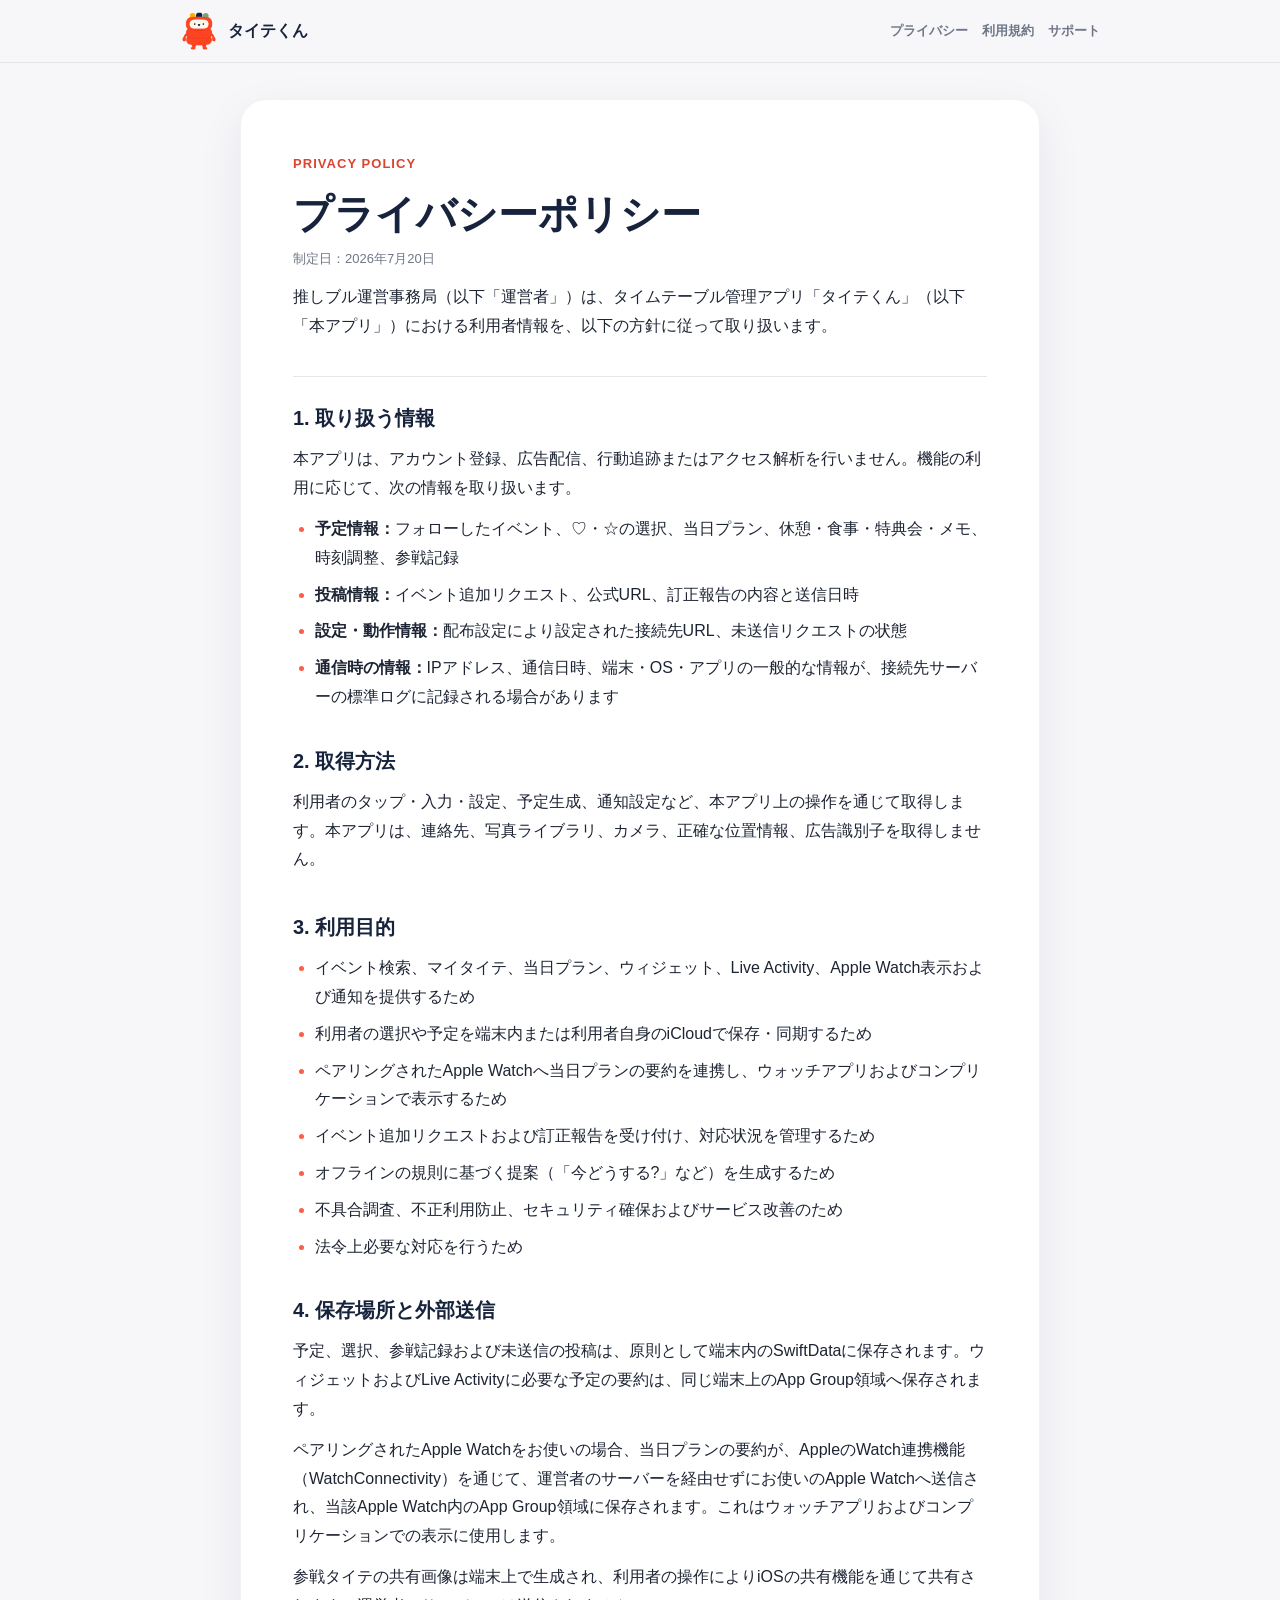
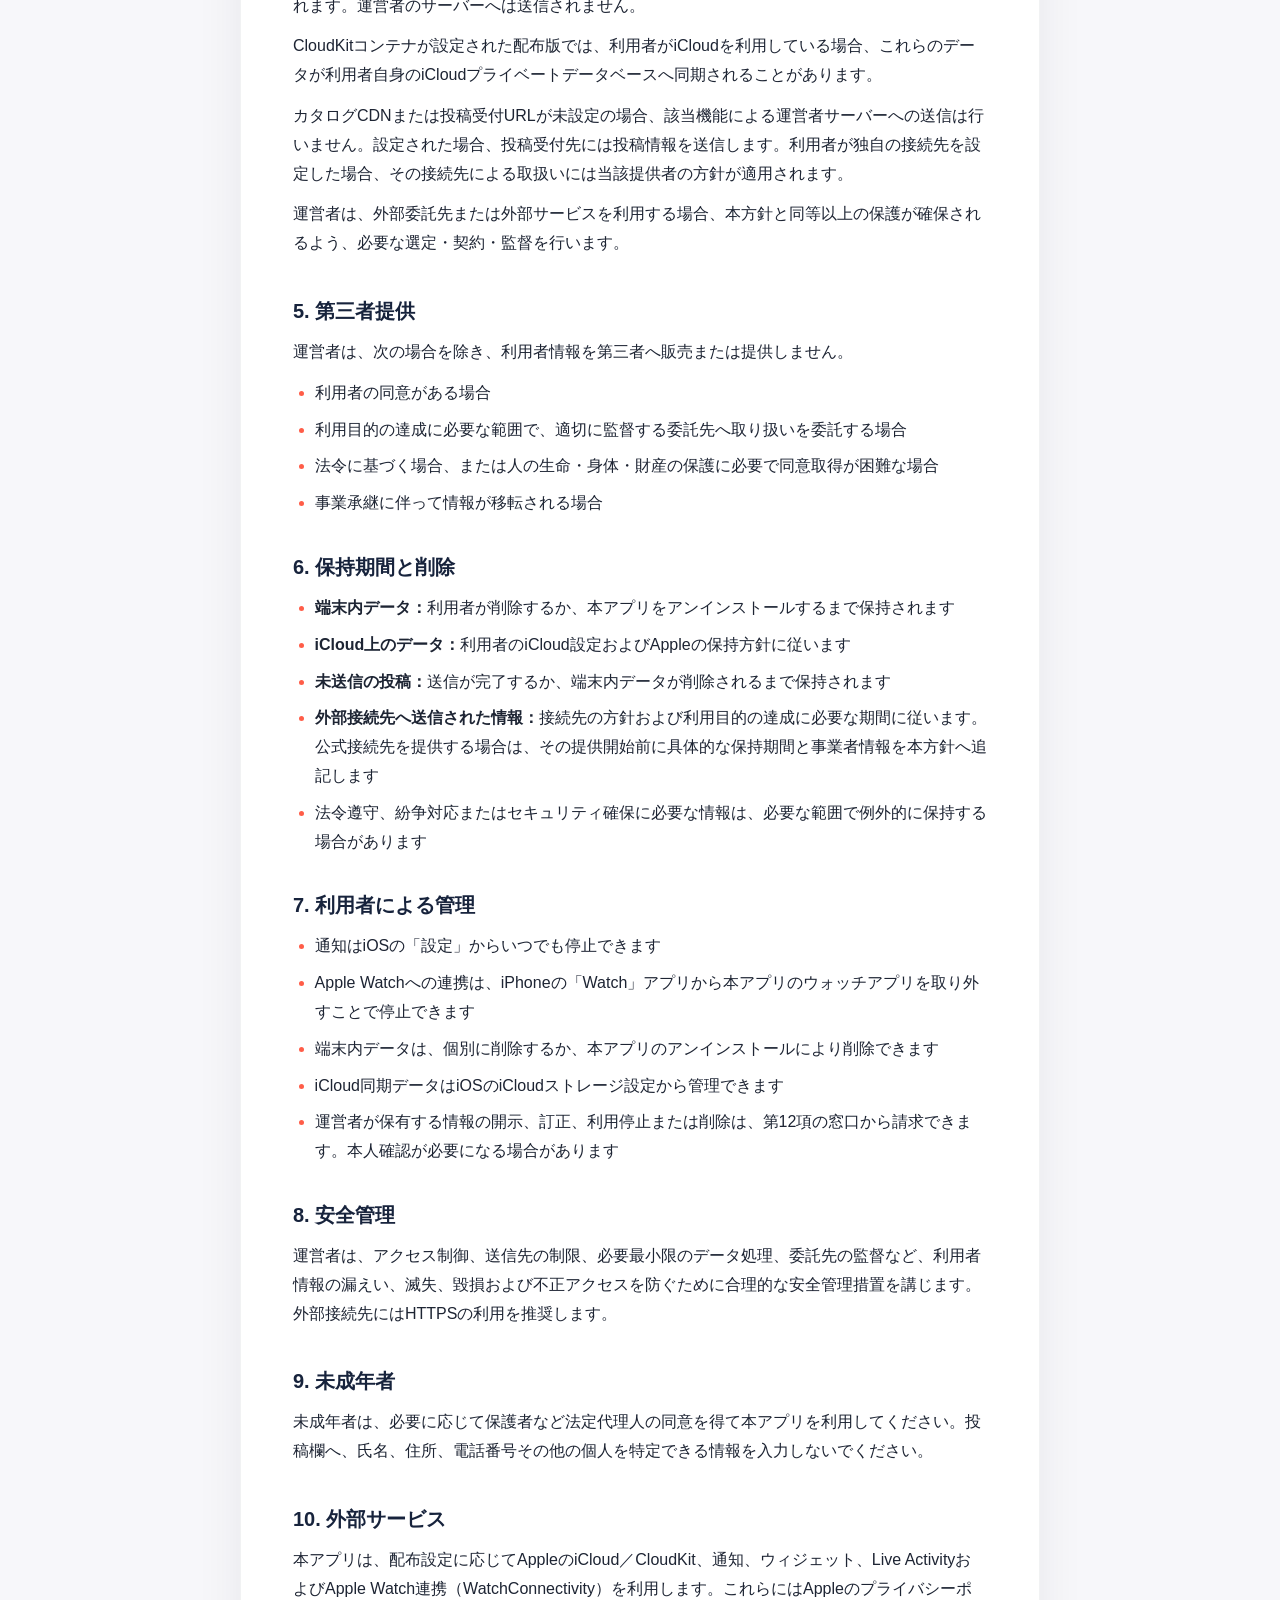
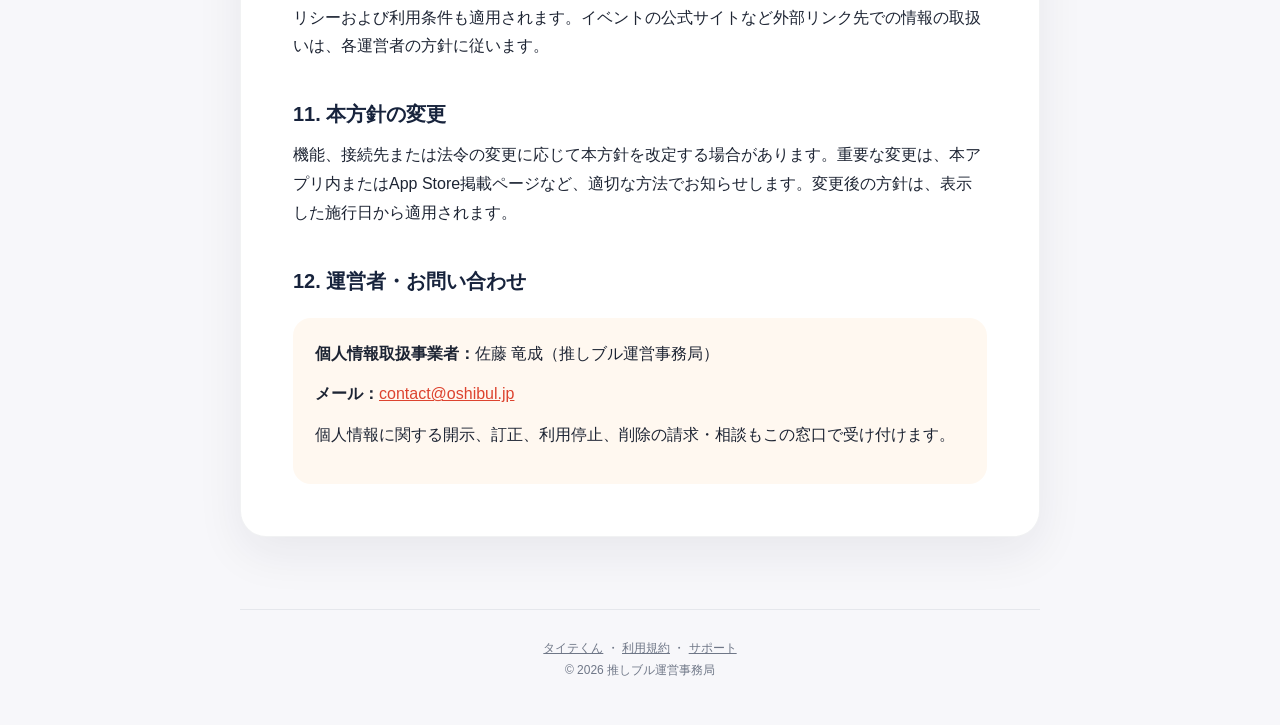
<file: taitekun/privacy-policy.html>
<!doctype html>
<html lang="ja">
<head>
  <meta charset="utf-8">
  <meta name="viewport" content="width=device-width, initial-scale=1">
  <title>プライバシーポリシー｜タイテくん</title>
  <meta name="description" content="タイムテーブル管理アプリ『タイテくん』のプライバシーポリシーです。">
  <link rel="canonical" href="https://oshibul.jp/taitekun/privacy-policy.html">
  <link rel="stylesheet" href="assets/styles.css">
</head>
<body>
  <header class="site-header"><div class="header-inner">
    <a class="brand" href="./"><img src="assets/mascot.png" alt=""><span>タイテくん</span></a>
    <nav class="nav" aria-label="法務ページ"><a href="privacy-policy.html" aria-current="page">プライバシー</a><a href="terms-of-service.html">利用規約</a><a href="support.html">サポート</a></nav>
  </div></header>
  <main class="container">
    <article class="document">
      <header class="document-header">
        <p class="eyebrow">PRIVACY POLICY</p>
        <h1>プライバシーポリシー</h1>
        <p class="updated">制定日：2026年7月20日</p>
        <p class="lead">推しブル運営事務局（以下「運営者」）は、タイムテーブル管理アプリ「タイテくん」（以下「本アプリ」）における利用者情報を、以下の方針に従って取り扱います。</p>
      </header>

      <section><h2>1. 取り扱う情報</h2>
        <p>本アプリは、アカウント登録、広告配信、行動追跡またはアクセス解析を行いません。機能の利用に応じて、次の情報を取り扱います。</p>
        <ul>
          <li><strong>予定情報：</strong>フォローしたイベント、♡・☆の選択、当日プラン、休憩・食事・特典会・メモ、時刻調整、参戦記録</li>
          <li><strong>投稿情報：</strong>イベント追加リクエスト、公式URL、訂正報告の内容と送信日時</li>
          <li><strong>設定・動作情報：</strong>配布設定により設定された接続先URL、未送信リクエストの状態</li>
          <li><strong>通信時の情報：</strong>IPアドレス、通信日時、端末・OS・アプリの一般的な情報が、接続先サーバーの標準ログに記録される場合があります</li>
        </ul>
      </section>

      <section><h2>2. 取得方法</h2>
        <p>利用者のタップ・入力・設定、予定生成、通知設定など、本アプリ上の操作を通じて取得します。本アプリは、連絡先、写真ライブラリ、カメラ、正確な位置情報、広告識別子を取得しません。</p>
      </section>

      <section><h2>3. 利用目的</h2>
        <ul>
          <li>イベント検索、マイタイテ、当日プラン、ウィジェット、Live Activity、Apple Watch表示および通知を提供するため</li>
          <li>利用者の選択や予定を端末内または利用者自身のiCloudで保存・同期するため</li>
          <li>ペアリングされたApple Watchへ当日プランの要約を連携し、ウォッチアプリおよびコンプリケーションで表示するため</li>
          <li>イベント追加リクエストおよび訂正報告を受け付け、対応状況を管理するため</li>
          <li>オフラインの規則に基づく提案（「今どうする?」など）を生成するため</li>
          <li>不具合調査、不正利用防止、セキュリティ確保およびサービス改善のため</li>
          <li>法令上必要な対応を行うため</li>
        </ul>
      </section>

      <section><h2>4. 保存場所と外部送信</h2>
        <p>予定、選択、参戦記録および未送信の投稿は、原則として端末内のSwiftDataに保存されます。ウィジェットおよびLive Activityに必要な予定の要約は、同じ端末上のApp Group領域へ保存されます。</p>
        <p>ペアリングされたApple Watchをお使いの場合、当日プランの要約が、AppleのWatch連携機能（WatchConnectivity）を通じて、運営者のサーバーを経由せずにお使いのApple Watchへ送信され、当該Apple Watch内のApp Group領域に保存されます。これはウォッチアプリおよびコンプリケーションでの表示に使用します。</p>
        <p>参戦タイテの共有画像は端末上で生成され、利用者の操作によりiOSの共有機能を通じて共有されます。運営者のサーバーへは送信されません。</p>
        <p>CloudKitコンテナが設定された配布版では、利用者がiCloudを利用している場合、これらのデータが利用者自身のiCloudプライベートデータベースへ同期されることがあります。</p>
        <p>カタログCDNまたは投稿受付URLが未設定の場合、該当機能による運営者サーバーへの送信は行いません。設定された場合、投稿受付先には投稿情報を送信します。利用者が独自の接続先を設定した場合、その接続先による取扱いには当該提供者の方針が適用されます。</p>
        <p>運営者は、外部委託先または外部サービスを利用する場合、本方針と同等以上の保護が確保されるよう、必要な選定・契約・監督を行います。</p>
      </section>

      <section><h2>5. 第三者提供</h2>
        <p>運営者は、次の場合を除き、利用者情報を第三者へ販売または提供しません。</p>
        <ul>
          <li>利用者の同意がある場合</li>
          <li>利用目的の達成に必要な範囲で、適切に監督する委託先へ取り扱いを委託する場合</li>
          <li>法令に基づく場合、または人の生命・身体・財産の保護に必要で同意取得が困難な場合</li>
          <li>事業承継に伴って情報が移転される場合</li>
        </ul>
      </section>

      <section><h2>6. 保持期間と削除</h2>
        <ul>
          <li><strong>端末内データ：</strong>利用者が削除するか、本アプリをアンインストールするまで保持されます</li>
          <li><strong>iCloud上のデータ：</strong>利用者のiCloud設定およびAppleの保持方針に従います</li>
          <li><strong>未送信の投稿：</strong>送信が完了するか、端末内データが削除されるまで保持されます</li>
          <li><strong>外部接続先へ送信された情報：</strong>接続先の方針および利用目的の達成に必要な期間に従います。公式接続先を提供する場合は、その提供開始前に具体的な保持期間と事業者情報を本方針へ追記します</li>
          <li>法令遵守、紛争対応またはセキュリティ確保に必要な情報は、必要な範囲で例外的に保持する場合があります</li>
        </ul>
      </section>

      <section><h2>7. 利用者による管理</h2>
        <ul>
          <li>通知はiOSの「設定」からいつでも停止できます</li>
          <li>Apple Watchへの連携は、iPhoneの「Watch」アプリから本アプリのウォッチアプリを取り外すことで停止できます</li>
          <li>端末内データは、個別に削除するか、本アプリのアンインストールにより削除できます</li>
          <li>iCloud同期データはiOSのiCloudストレージ設定から管理できます</li>
          <li>運営者が保有する情報の開示、訂正、利用停止または削除は、第12項の窓口から請求できます。本人確認が必要になる場合があります</li>
        </ul>
      </section>

      <section><h2>8. 安全管理</h2>
        <p>運営者は、アクセス制御、送信先の制限、必要最小限のデータ処理、委託先の監督など、利用者情報の漏えい、滅失、毀損および不正アクセスを防ぐために合理的な安全管理措置を講じます。外部接続先にはHTTPSの利用を推奨します。</p>
      </section>

      <section><h2>9. 未成年者</h2>
        <p>未成年者は、必要に応じて保護者など法定代理人の同意を得て本アプリを利用してください。投稿欄へ、氏名、住所、電話番号その他の個人を特定できる情報を入力しないでください。</p>
      </section>

      <section><h2>10. 外部サービス</h2>
        <p>本アプリは、配布設定に応じてAppleのiCloud／CloudKit、通知、ウィジェット、Live ActivityおよびApple Watch連携（WatchConnectivity）を利用します。これらにはAppleのプライバシーポリシーおよび利用条件も適用されます。イベントの公式サイトなど外部リンク先での情報の取扱いは、各運営者の方針に従います。</p>
      </section>

      <section><h2>11. 本方針の変更</h2>
        <p>機能、接続先または法令の変更に応じて本方針を改定する場合があります。重要な変更は、本アプリ内またはApp Store掲載ページなど、適切な方法でお知らせします。変更後の方針は、表示した施行日から適用されます。</p>
      </section>

      <section><h2>12. 運営者・お問い合わせ</h2>
        <div class="contact-box">
          <p><strong>個人情報取扱事業者：</strong>佐藤 竜成（推しブル運営事務局）</p>
          <p><strong>メール：</strong><a href="mailto:contact@oshibul.jp?subject=%E3%80%90%E3%82%BF%E3%82%A4%E3%83%86%E3%81%8F%E3%82%93%E3%80%91%E5%80%8B%E4%BA%BA%E6%83%85%E5%A0%B1%E3%81%AB%E9%96%A2%E3%81%99%E3%82%8B%E3%81%8A%E5%95%8F%E3%81%84%E5%90%88%E3%82%8F%E3%81%9B">contact@oshibul.jp</a></p>
          <p>個人情報に関する開示、訂正、利用停止、削除の請求・相談もこの窓口で受け付けます。</p>
        </div>
      </section>
    </article>
  </main>
  <footer class="site-footer"><a href="./">タイテくん</a> ・ <a href="terms-of-service.html">利用規約</a> ・ <a href="support.html">サポート</a><br>© 2026 推しブル運営事務局</footer>
</body>
</html>
</file>
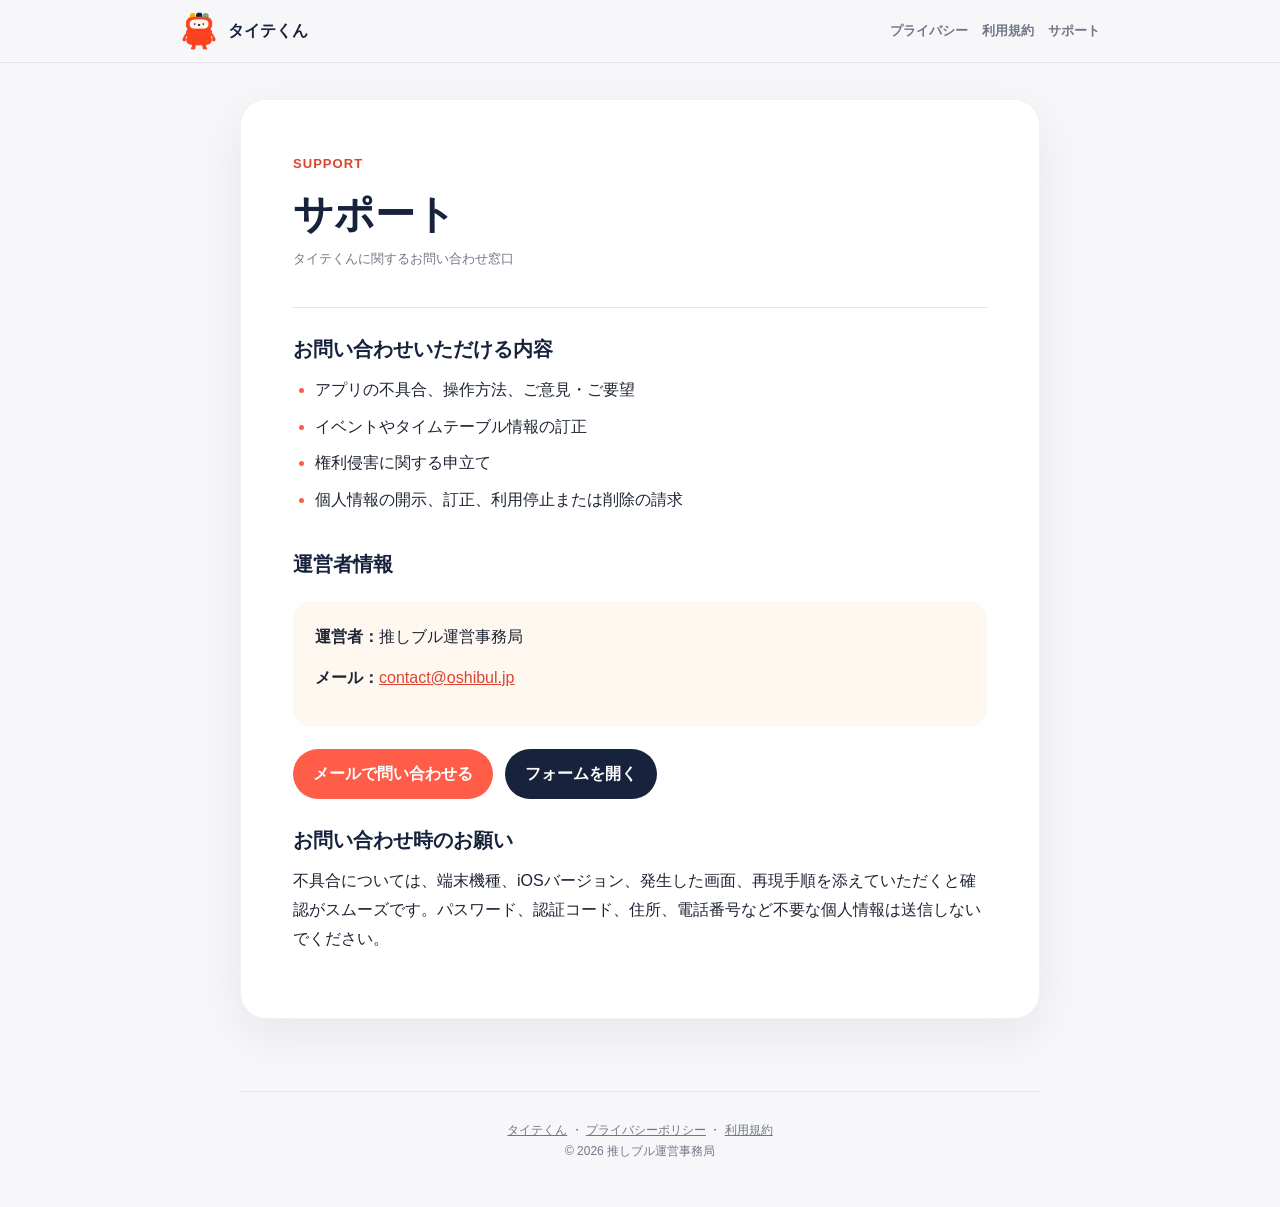
<file: taitekun/support.html>
<!doctype html>
<html lang="ja">
<head>
  <meta charset="utf-8">
  <meta name="viewport" content="width=device-width, initial-scale=1">
  <title>サポート｜タイテくん</title>
  <meta name="description" content="タイムテーブル管理アプリ『タイテくん』のサポート窓口です。">
  <link rel="canonical" href="https://oshibul.jp/taitekun/support.html">
  <link rel="stylesheet" href="assets/styles.css">
</head>
<body>
  <header class="site-header"><div class="header-inner">
    <a class="brand" href="./"><img src="assets/mascot.png" alt=""><span>タイテくん</span></a>
    <nav class="nav" aria-label="法務ページ"><a href="privacy-policy.html">プライバシー</a><a href="terms-of-service.html">利用規約</a><a href="support.html" aria-current="page">サポート</a></nav>
  </div></header>
  <main class="container">
    <article class="document">
      <header class="document-header"><p class="eyebrow">SUPPORT</p><h1>サポート</h1><p class="updated">タイテくんに関するお問い合わせ窓口</p></header>
      <section>
        <h2>お問い合わせいただける内容</h2>
        <ul>
          <li>アプリの不具合、操作方法、ご意見・ご要望</li>
          <li>イベントやタイムテーブル情報の訂正</li>
          <li>権利侵害に関する申立て</li>
          <li>個人情報の開示、訂正、利用停止または削除の請求</li>
        </ul>
      </section>
      <section>
        <h2>運営者情報</h2>
        <div class="contact-box">
          <p><strong>運営者：</strong>推しブル運営事務局</p>
          <p><strong>メール：</strong><a href="mailto:contact@oshibul.jp?subject=%E3%80%90%E3%82%BF%E3%82%A4%E3%83%86%E3%81%8F%E3%82%93%E3%80%91%E3%81%8A%E5%95%8F%E3%81%84%E5%90%88%E3%82%8F%E3%81%9B">contact@oshibul.jp</a></p>
        </div>
        <div class="actions">
          <a class="button" href="mailto:contact@oshibul.jp?subject=%E3%80%90%E3%82%BF%E3%82%A4%E3%83%86%E3%81%8F%E3%82%93%E3%80%91%E3%81%8A%E5%95%8F%E3%81%84%E5%90%88%E3%82%8F%E3%81%9B">メールで問い合わせる</a>
          <a class="button secondary" href="https://oshibul.jp/contact">フォームを開く</a>
        </div>
      </section>
      <section>
        <h2>お問い合わせ時のお願い</h2>
        <p>不具合については、端末機種、iOSバージョン、発生した画面、再現手順を添えていただくと確認がスムーズです。パスワード、認証コード、住所、電話番号など不要な個人情報は送信しないでください。</p>
      </section>
    </article>
  </main>
  <footer class="site-footer"><a href="./">タイテくん</a> ・ <a href="privacy-policy.html">プライバシーポリシー</a> ・ <a href="terms-of-service.html">利用規約</a><br>© 2026 推しブル運営事務局</footer>
</body>
</html>
</file>
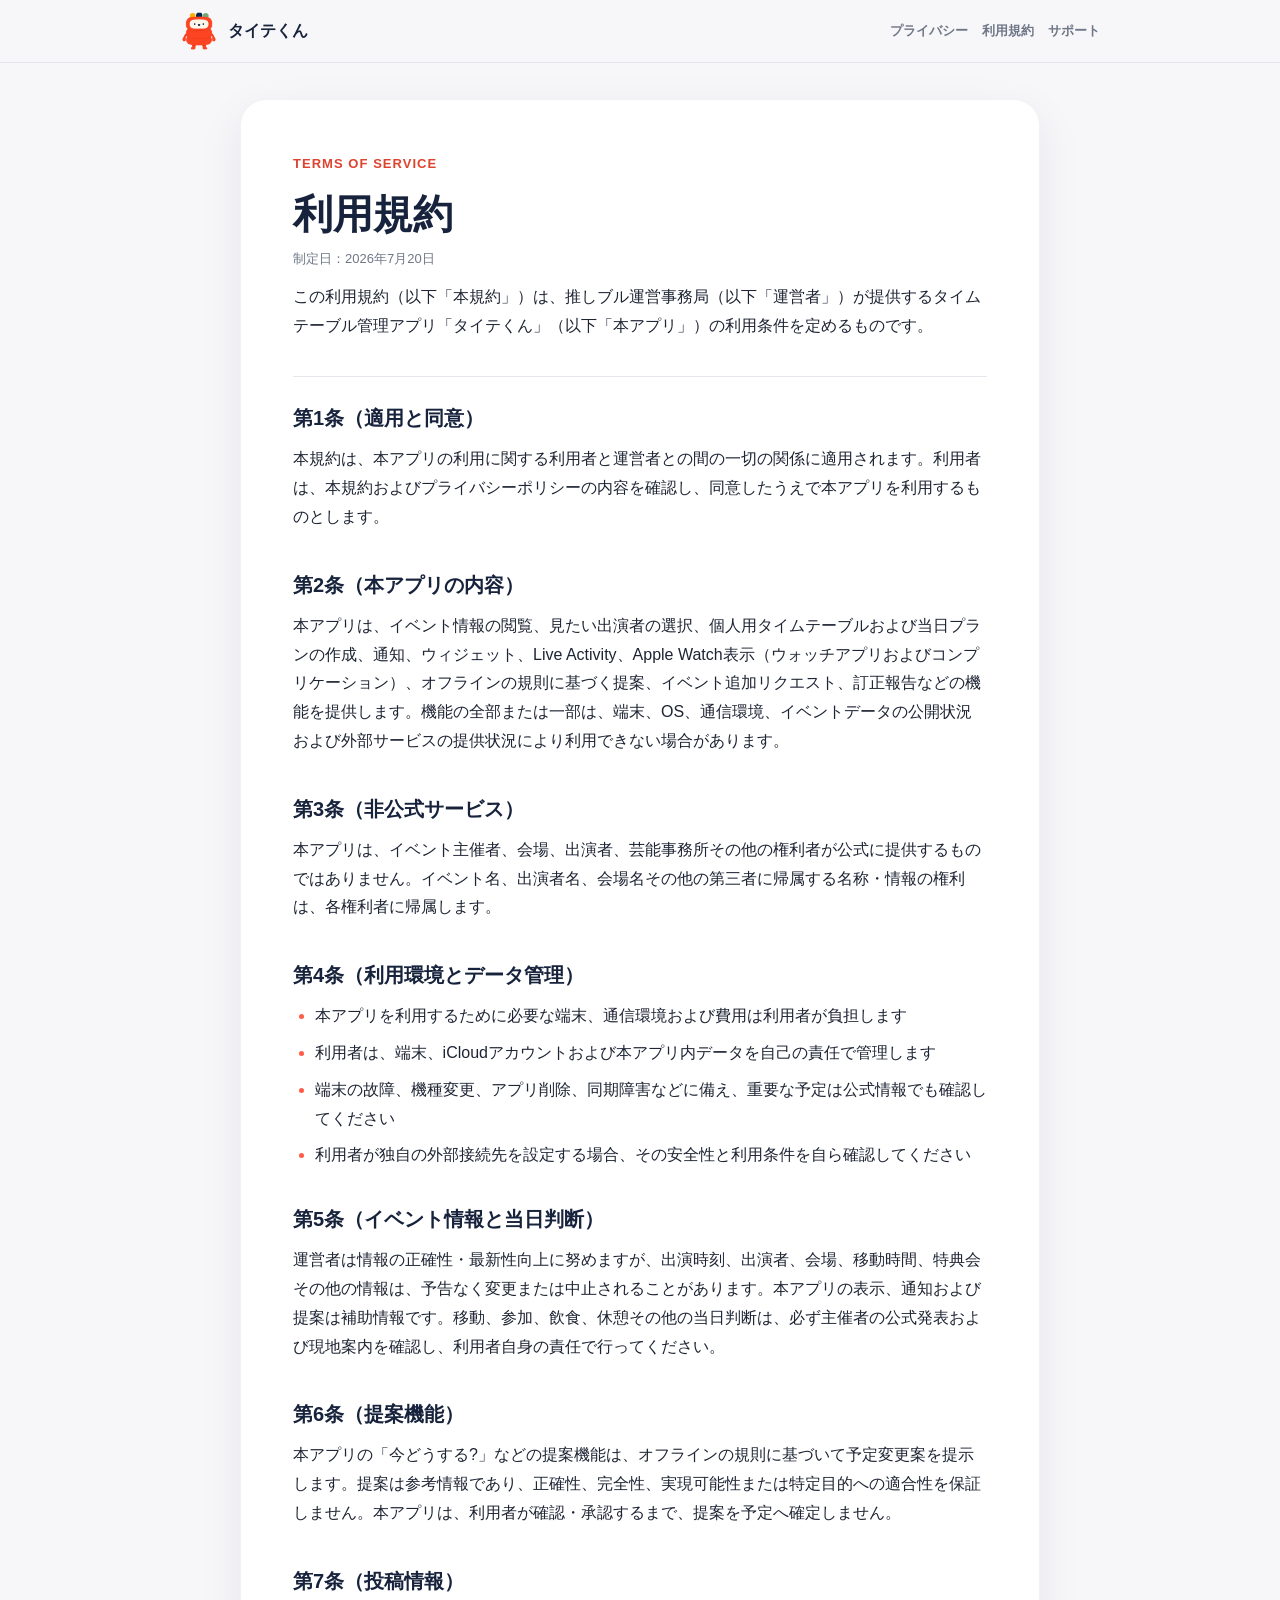
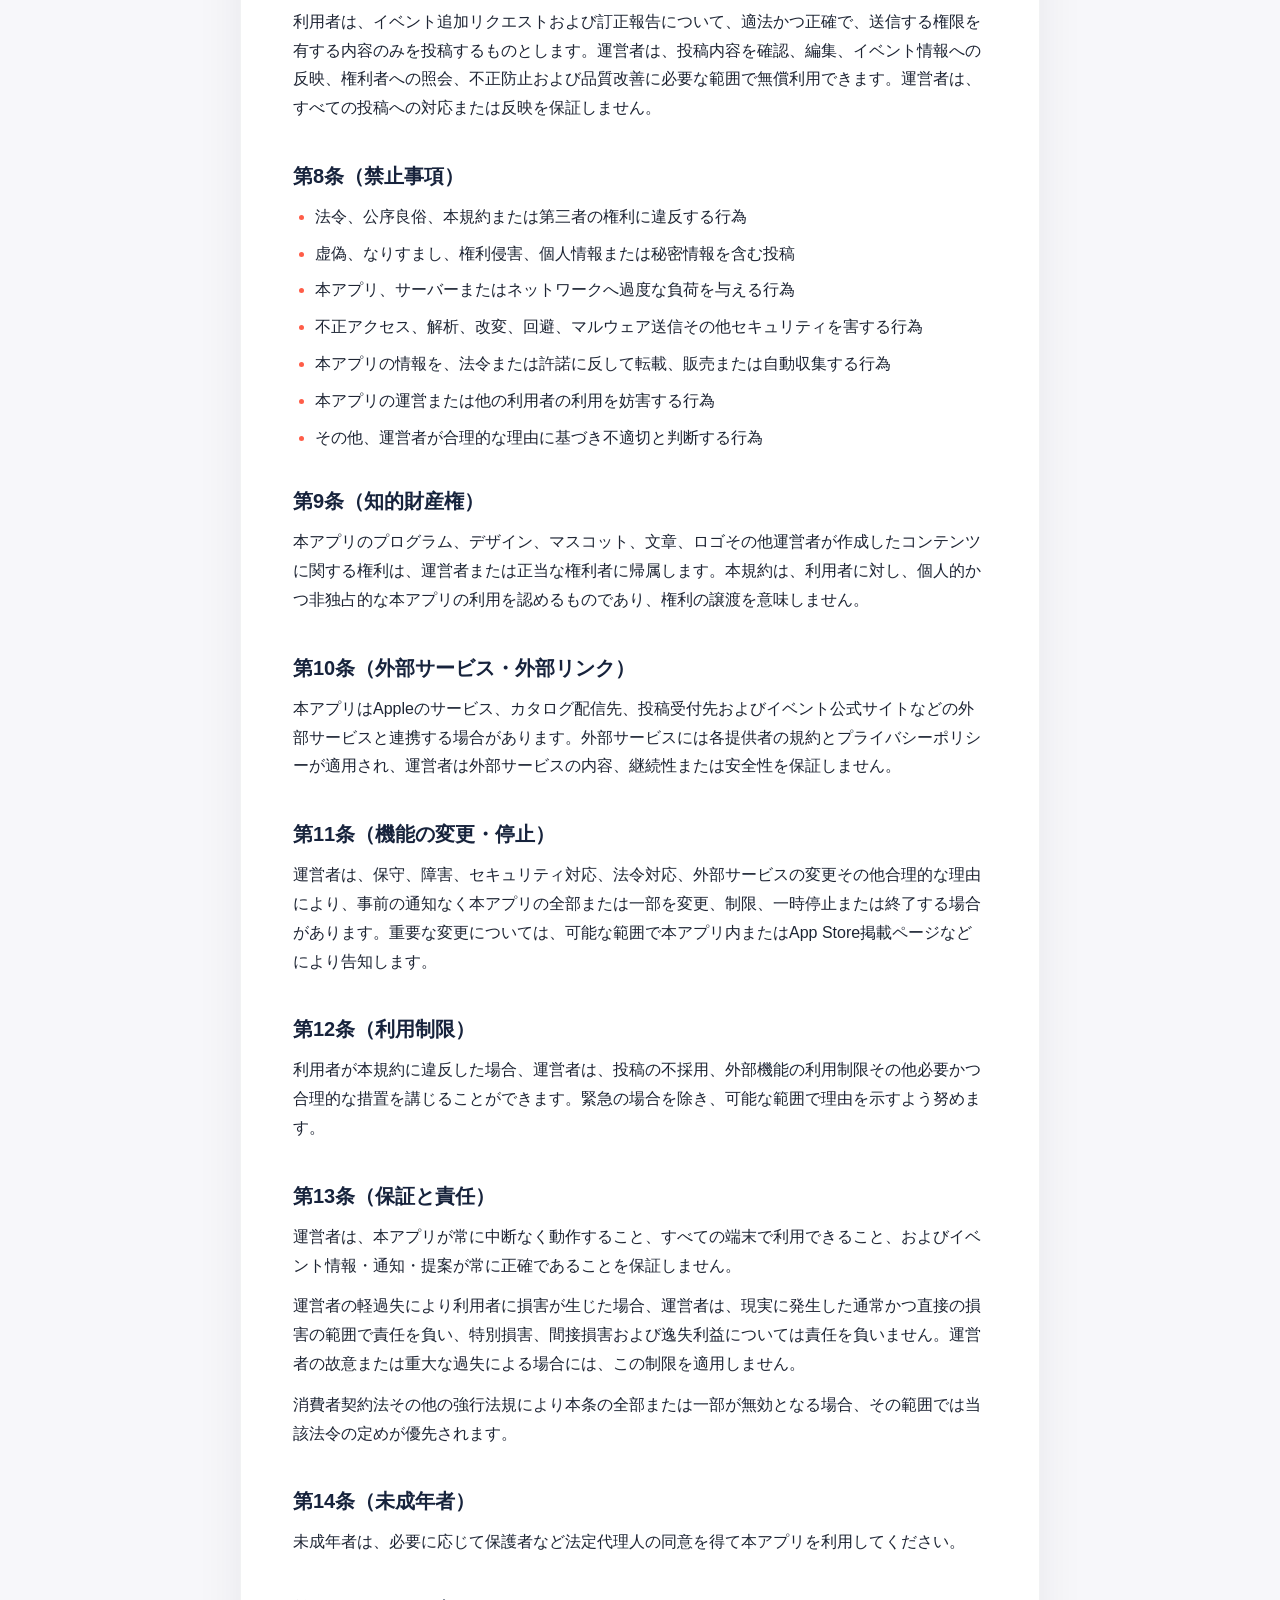
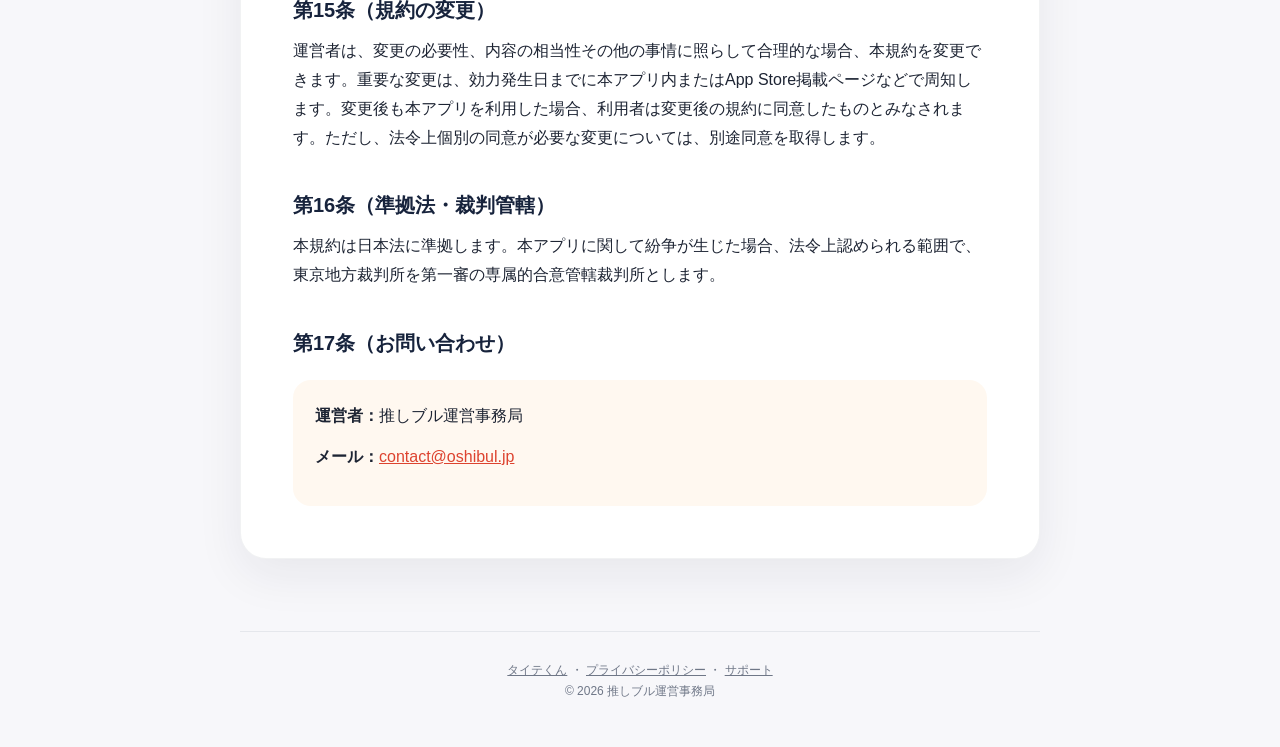
<file: taitekun/terms-of-service.html>
<!doctype html>
<html lang="ja">
<head>
  <meta charset="utf-8">
  <meta name="viewport" content="width=device-width, initial-scale=1">
  <title>利用規約｜タイテくん</title>
  <meta name="description" content="タイムテーブル管理アプリ『タイテくん』の利用規約です。">
  <link rel="canonical" href="https://oshibul.jp/taitekun/terms-of-service.html">
  <link rel="stylesheet" href="assets/styles.css">
</head>
<body>
  <header class="site-header"><div class="header-inner">
    <a class="brand" href="./"><img src="assets/mascot.png" alt=""><span>タイテくん</span></a>
    <nav class="nav" aria-label="法務ページ"><a href="privacy-policy.html">プライバシー</a><a href="terms-of-service.html" aria-current="page">利用規約</a><a href="support.html">サポート</a></nav>
  </div></header>
  <main class="container">
    <article class="document">
      <header class="document-header">
        <p class="eyebrow">TERMS OF SERVICE</p>
        <h1>利用規約</h1>
        <p class="updated">制定日：2026年7月20日</p>
        <p class="lead">この利用規約（以下「本規約」）は、推しブル運営事務局（以下「運営者」）が提供するタイムテーブル管理アプリ「タイテくん」（以下「本アプリ」）の利用条件を定めるものです。</p>
      </header>

      <section><h2>第1条（適用と同意）</h2><p>本規約は、本アプリの利用に関する利用者と運営者との間の一切の関係に適用されます。利用者は、本規約およびプライバシーポリシーの内容を確認し、同意したうえで本アプリを利用するものとします。</p></section>

      <section><h2>第2条（本アプリの内容）</h2><p>本アプリは、イベント情報の閲覧、見たい出演者の選択、個人用タイムテーブルおよび当日プランの作成、通知、ウィジェット、Live Activity、Apple Watch表示（ウォッチアプリおよびコンプリケーション）、オフラインの規則に基づく提案、イベント追加リクエスト、訂正報告などの機能を提供します。機能の全部または一部は、端末、OS、通信環境、イベントデータの公開状況および外部サービスの提供状況により利用できない場合があります。</p></section>

      <section><h2>第3条（非公式サービス）</h2><p>本アプリは、イベント主催者、会場、出演者、芸能事務所その他の権利者が公式に提供するものではありません。イベント名、出演者名、会場名その他の第三者に帰属する名称・情報の権利は、各権利者に帰属します。</p></section>

      <section><h2>第4条（利用環境とデータ管理）</h2><ul>
        <li>本アプリを利用するために必要な端末、通信環境および費用は利用者が負担します</li>
        <li>利用者は、端末、iCloudアカウントおよび本アプリ内データを自己の責任で管理します</li>
        <li>端末の故障、機種変更、アプリ削除、同期障害などに備え、重要な予定は公式情報でも確認してください</li>
        <li>利用者が独自の外部接続先を設定する場合、その安全性と利用条件を自ら確認してください</li>
      </ul></section>

      <section><h2>第5条（イベント情報と当日判断）</h2><p>運営者は情報の正確性・最新性向上に努めますが、出演時刻、出演者、会場、移動時間、特典会その他の情報は、予告なく変更または中止されることがあります。本アプリの表示、通知および提案は補助情報です。移動、参加、飲食、休憩その他の当日判断は、必ず主催者の公式発表および現地案内を確認し、利用者自身の責任で行ってください。</p></section>

      <section><h2>第6条（提案機能）</h2><p>本アプリの「今どうする?」などの提案機能は、オフラインの規則に基づいて予定変更案を提示します。提案は参考情報であり、正確性、完全性、実現可能性または特定目的への適合性を保証しません。本アプリは、利用者が確認・承認するまで、提案を予定へ確定しません。</p></section>

      <section><h2>第7条（投稿情報）</h2><p>利用者は、イベント追加リクエストおよび訂正報告について、適法かつ正確で、送信する権限を有する内容のみを投稿するものとします。運営者は、投稿内容を確認、編集、イベント情報への反映、権利者への照会、不正防止および品質改善に必要な範囲で無償利用できます。運営者は、すべての投稿への対応または反映を保証しません。</p></section>

      <section><h2>第8条（禁止事項）</h2><ul>
        <li>法令、公序良俗、本規約または第三者の権利に違反する行為</li>
        <li>虚偽、なりすまし、権利侵害、個人情報または秘密情報を含む投稿</li>
        <li>本アプリ、サーバーまたはネットワークへ過度な負荷を与える行為</li>
        <li>不正アクセス、解析、改変、回避、マルウェア送信その他セキュリティを害する行為</li>
        <li>本アプリの情報を、法令または許諾に反して転載、販売または自動収集する行為</li>
        <li>本アプリの運営または他の利用者の利用を妨害する行為</li>
        <li>その他、運営者が合理的な理由に基づき不適切と判断する行為</li>
      </ul></section>

      <section><h2>第9条（知的財産権）</h2><p>本アプリのプログラム、デザイン、マスコット、文章、ロゴその他運営者が作成したコンテンツに関する権利は、運営者または正当な権利者に帰属します。本規約は、利用者に対し、個人的かつ非独占的な本アプリの利用を認めるものであり、権利の譲渡を意味しません。</p></section>

      <section><h2>第10条（外部サービス・外部リンク）</h2><p>本アプリはAppleのサービス、カタログ配信先、投稿受付先およびイベント公式サイトなどの外部サービスと連携する場合があります。外部サービスには各提供者の規約とプライバシーポリシーが適用され、運営者は外部サービスの内容、継続性または安全性を保証しません。</p></section>

      <section><h2>第11条（機能の変更・停止）</h2><p>運営者は、保守、障害、セキュリティ対応、法令対応、外部サービスの変更その他合理的な理由により、事前の通知なく本アプリの全部または一部を変更、制限、一時停止または終了する場合があります。重要な変更については、可能な範囲で本アプリ内またはApp Store掲載ページなどにより告知します。</p></section>

      <section><h2>第12条（利用制限）</h2><p>利用者が本規約に違反した場合、運営者は、投稿の不採用、外部機能の利用制限その他必要かつ合理的な措置を講じることができます。緊急の場合を除き、可能な範囲で理由を示すよう努めます。</p></section>

      <section><h2>第13条（保証と責任）</h2>
        <p>運営者は、本アプリが常に中断なく動作すること、すべての端末で利用できること、およびイベント情報・通知・提案が常に正確であることを保証しません。</p>
        <p>運営者の軽過失により利用者に損害が生じた場合、運営者は、現実に発生した通常かつ直接の損害の範囲で責任を負い、特別損害、間接損害および逸失利益については責任を負いません。運営者の故意または重大な過失による場合には、この制限を適用しません。</p>
        <p>消費者契約法その他の強行法規により本条の全部または一部が無効となる場合、その範囲では当該法令の定めが優先されます。</p>
      </section>

      <section><h2>第14条（未成年者）</h2><p>未成年者は、必要に応じて保護者など法定代理人の同意を得て本アプリを利用してください。</p></section>

      <section><h2>第15条（規約の変更）</h2><p>運営者は、変更の必要性、内容の相当性その他の事情に照らして合理的な場合、本規約を変更できます。重要な変更は、効力発生日までに本アプリ内またはApp Store掲載ページなどで周知します。変更後も本アプリを利用した場合、利用者は変更後の規約に同意したものとみなされます。ただし、法令上個別の同意が必要な変更については、別途同意を取得します。</p></section>

      <section><h2>第16条（準拠法・裁判管轄）</h2><p>本規約は日本法に準拠します。本アプリに関して紛争が生じた場合、法令上認められる範囲で、東京地方裁判所を第一審の専属的合意管轄裁判所とします。</p></section>

      <section><h2>第17条（お問い合わせ）</h2>
        <div class="contact-box">
          <p><strong>運営者：</strong>推しブル運営事務局</p>
          <p><strong>メール：</strong><a href="mailto:contact@oshibul.jp?subject=%E3%80%90%E3%82%BF%E3%82%A4%E3%83%86%E3%81%8F%E3%82%93%E3%80%91%E5%88%A9%E7%94%A8%E8%A6%8F%E7%B4%84%E3%81%AB%E9%96%A2%E3%81%99%E3%82%8B%E3%81%8A%E5%95%8F%E3%81%84%E5%90%88%E3%82%8F%E3%81%9B">contact@oshibul.jp</a></p>
        </div>
      </section>
    </article>
  </main>
  <footer class="site-footer"><a href="./">タイテくん</a> ・ <a href="privacy-policy.html">プライバシーポリシー</a> ・ <a href="support.html">サポート</a><br>© 2026 推しブル運営事務局</footer>
</body>
</html>
</file>
<file: taitekun/assets/styles.css>
:root {
  color-scheme: light;
  --accent: #ff5d48;
  --accent-dark: #dd432f;
  --navy: #17233c;
  --ink: #1d2433;
  --muted: #6f7787;
  --line: #e5e7ec;
  --surface: #ffffff;
  --background: #f7f7fa;
  --cream: #fff8f0;
}

* { box-sizing: border-box; }

html { scroll-behavior: smooth; }

body {
  margin: 0;
  background: var(--background);
  color: var(--ink);
  font-family: -apple-system, BlinkMacSystemFont, "Hiragino Sans", "Yu Gothic", "Meiryo", sans-serif;
  line-height: 1.8;
  -webkit-font-smoothing: antialiased;
}

a { color: var(--accent-dark); }

a:focus-visible,
button:focus-visible {
  outline: 3px solid rgba(255, 93, 72, 0.4);
  outline-offset: 3px;
}

.site-header {
  position: sticky;
  top: 0;
  z-index: 10;
  border-bottom: 1px solid rgba(23, 35, 60, 0.08);
  background: rgba(247, 247, 250, 0.92);
  backdrop-filter: blur(18px);
}

.header-inner {
  display: flex;
  align-items: center;
  justify-content: space-between;
  gap: 20px;
  width: min(920px, calc(100% - 32px));
  margin: 0 auto;
  padding: 12px 0;
}

.brand {
  display: inline-flex;
  align-items: center;
  gap: 10px;
  color: var(--navy);
  font-weight: 800;
  text-decoration: none;
}

.brand img {
  width: 38px;
  height: 38px;
  object-fit: contain;
}

.nav {
  display: flex;
  flex-wrap: wrap;
  justify-content: flex-end;
  gap: 14px;
}

.nav a {
  color: var(--muted);
  font-size: 13px;
  font-weight: 700;
  text-decoration: none;
}

.nav a:hover { color: var(--accent-dark); }

.container {
  width: min(800px, calc(100% - 32px));
  margin: 36px auto 72px;
}

.hero {
  display: grid;
  grid-template-columns: minmax(0, 1fr) 180px;
  align-items: center;
  gap: 28px;
  padding: 42px;
  border-radius: 30px;
  background: linear-gradient(140deg, var(--cream), #ffffff 70%);
  box-shadow: 0 18px 50px rgba(23, 35, 60, 0.08);
}

.hero h1 {
  margin: 0 0 12px;
  color: var(--navy);
  font-size: clamp(32px, 7vw, 52px);
  line-height: 1.25;
}

.hero p { margin: 0; color: var(--muted); }

.hero img {
  width: 100%;
  max-height: 190px;
  object-fit: contain;
}

.cards {
  display: grid;
  grid-template-columns: repeat(3, minmax(0, 1fr));
  gap: 16px;
  margin-top: 24px;
}

.card {
  display: block;
  min-height: 150px;
  padding: 24px;
  border: 1px solid rgba(23, 35, 60, 0.06);
  border-radius: 22px;
  background: var(--surface);
  box-shadow: 0 10px 30px rgba(23, 35, 60, 0.06);
  color: var(--ink);
  text-decoration: none;
}

.card:hover { transform: translateY(-2px); }
.card h2 { margin: 0 0 8px; font-size: 18px; }
.card p { margin: 0; color: var(--muted); font-size: 14px; }

.document {
  padding: clamp(24px, 6vw, 52px);
  border: 1px solid rgba(23, 35, 60, 0.06);
  border-radius: 26px;
  background: var(--surface);
  box-shadow: 0 16px 48px rgba(23, 35, 60, 0.07);
}

.document-header {
  padding-bottom: 24px;
  border-bottom: 1px solid var(--line);
}

.eyebrow {
  margin: 0 0 6px;
  color: var(--accent-dark);
  font-size: 13px;
  font-weight: 800;
  letter-spacing: 0.08em;
}

h1, h2, h3 { color: var(--navy); }
.document h1 { margin: 0 0 6px; font-size: clamp(28px, 6vw, 40px); line-height: 1.35; }
.updated { margin: 0; color: var(--muted); font-size: 13px; }
.lead { margin: 24px 0 0; }
.document section { padding-top: 26px; }
.document h2 { margin: 0 0 12px; font-size: 20px; line-height: 1.5; }
.document p { margin: 0 0 12px; }
.document ul { margin: 10px 0 0; padding-left: 1.35em; }
.document li { margin: 8px 0; }
.document li::marker { color: var(--accent); }

.contact-box {
  margin-top: 22px;
  padding: 22px;
  border-radius: 18px;
  background: var(--cream);
}

.actions {
  display: flex;
  flex-wrap: wrap;
  gap: 12px;
  margin-top: 22px;
}

.button {
  display: inline-flex;
  align-items: center;
  justify-content: center;
  min-height: 48px;
  padding: 11px 20px;
  border-radius: 999px;
  background: var(--accent);
  color: #ffffff;
  font-weight: 800;
  text-decoration: none;
}

.button.secondary { background: var(--navy); }

.site-footer {
  width: min(800px, calc(100% - 32px));
  margin: 0 auto;
  padding: 28px 0 44px;
  border-top: 1px solid var(--line);
  color: var(--muted);
  font-size: 12px;
  text-align: center;
}

.site-footer a { color: var(--muted); }

@media (max-width: 700px) {
  .header-inner { align-items: flex-start; }
  .nav { gap: 8px 12px; }
  .hero { grid-template-columns: 1fr; padding: 30px 24px; text-align: center; }
  .hero img { grid-row: 1; max-height: 120px; }
  .cards { grid-template-columns: 1fr; }
}

@media (prefers-reduced-motion: no-preference) {
  .card { transition: transform 160ms ease, box-shadow 160ms ease; }
}
</file>
